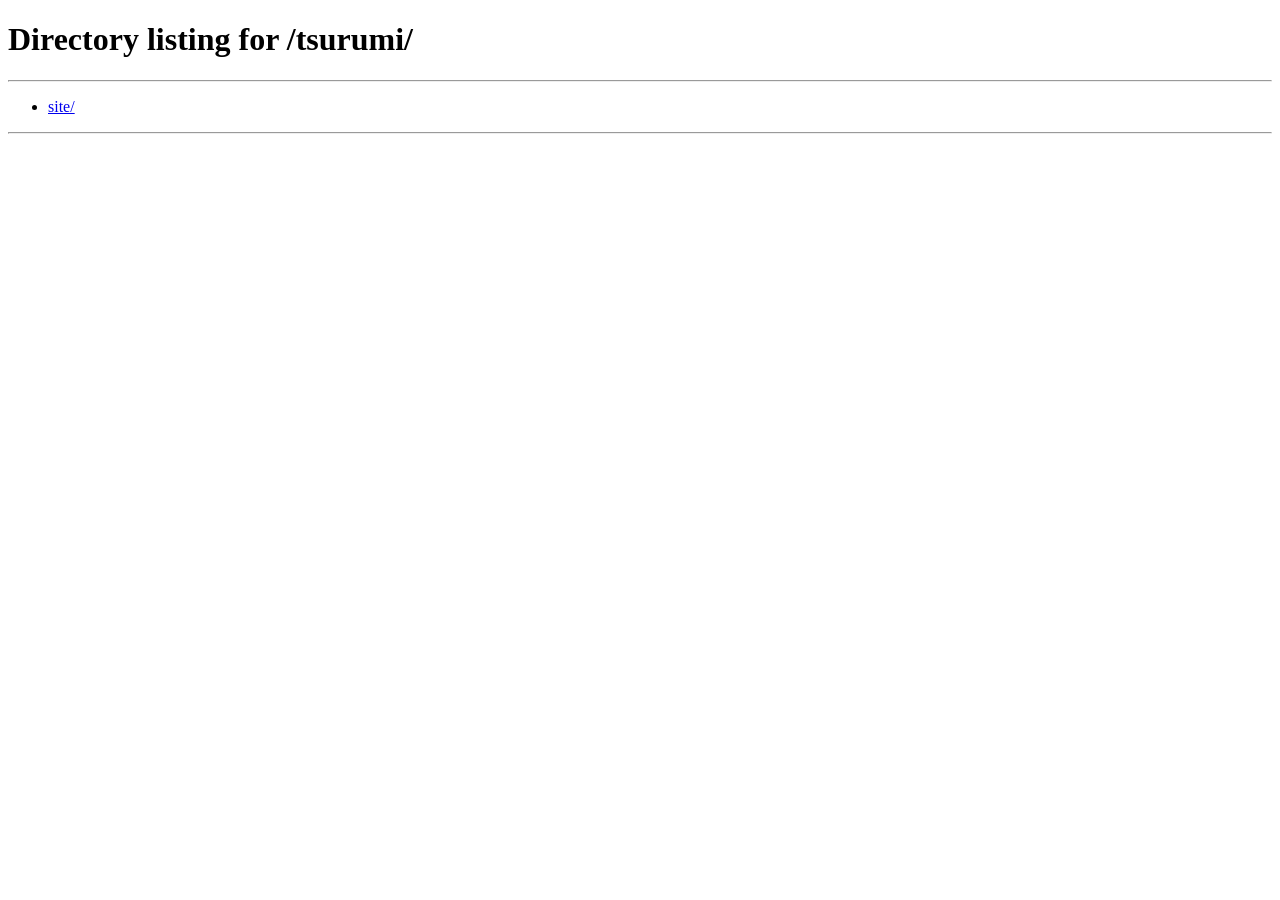
<file: portal/site/index.html>
<!doctype html>
<html lang="ja">
<head>
<meta charset="utf-8">
<meta name="viewport" content="width=device-width, initial-scale=1">
<meta name="robots" content="noindex">
<!-- 仮: 一覧サイト（portal）ができるまで鶴見のサイトへ案内する -->
<meta http-equiv="refresh" content="0; url=/tsurumi/">
<title>YOKOHAMA Still Retreat</title>
</head>
<body><p><a href="/tsurumi/">YOKOHAMA Still Retreat</a></p></body>
</html>
</file>
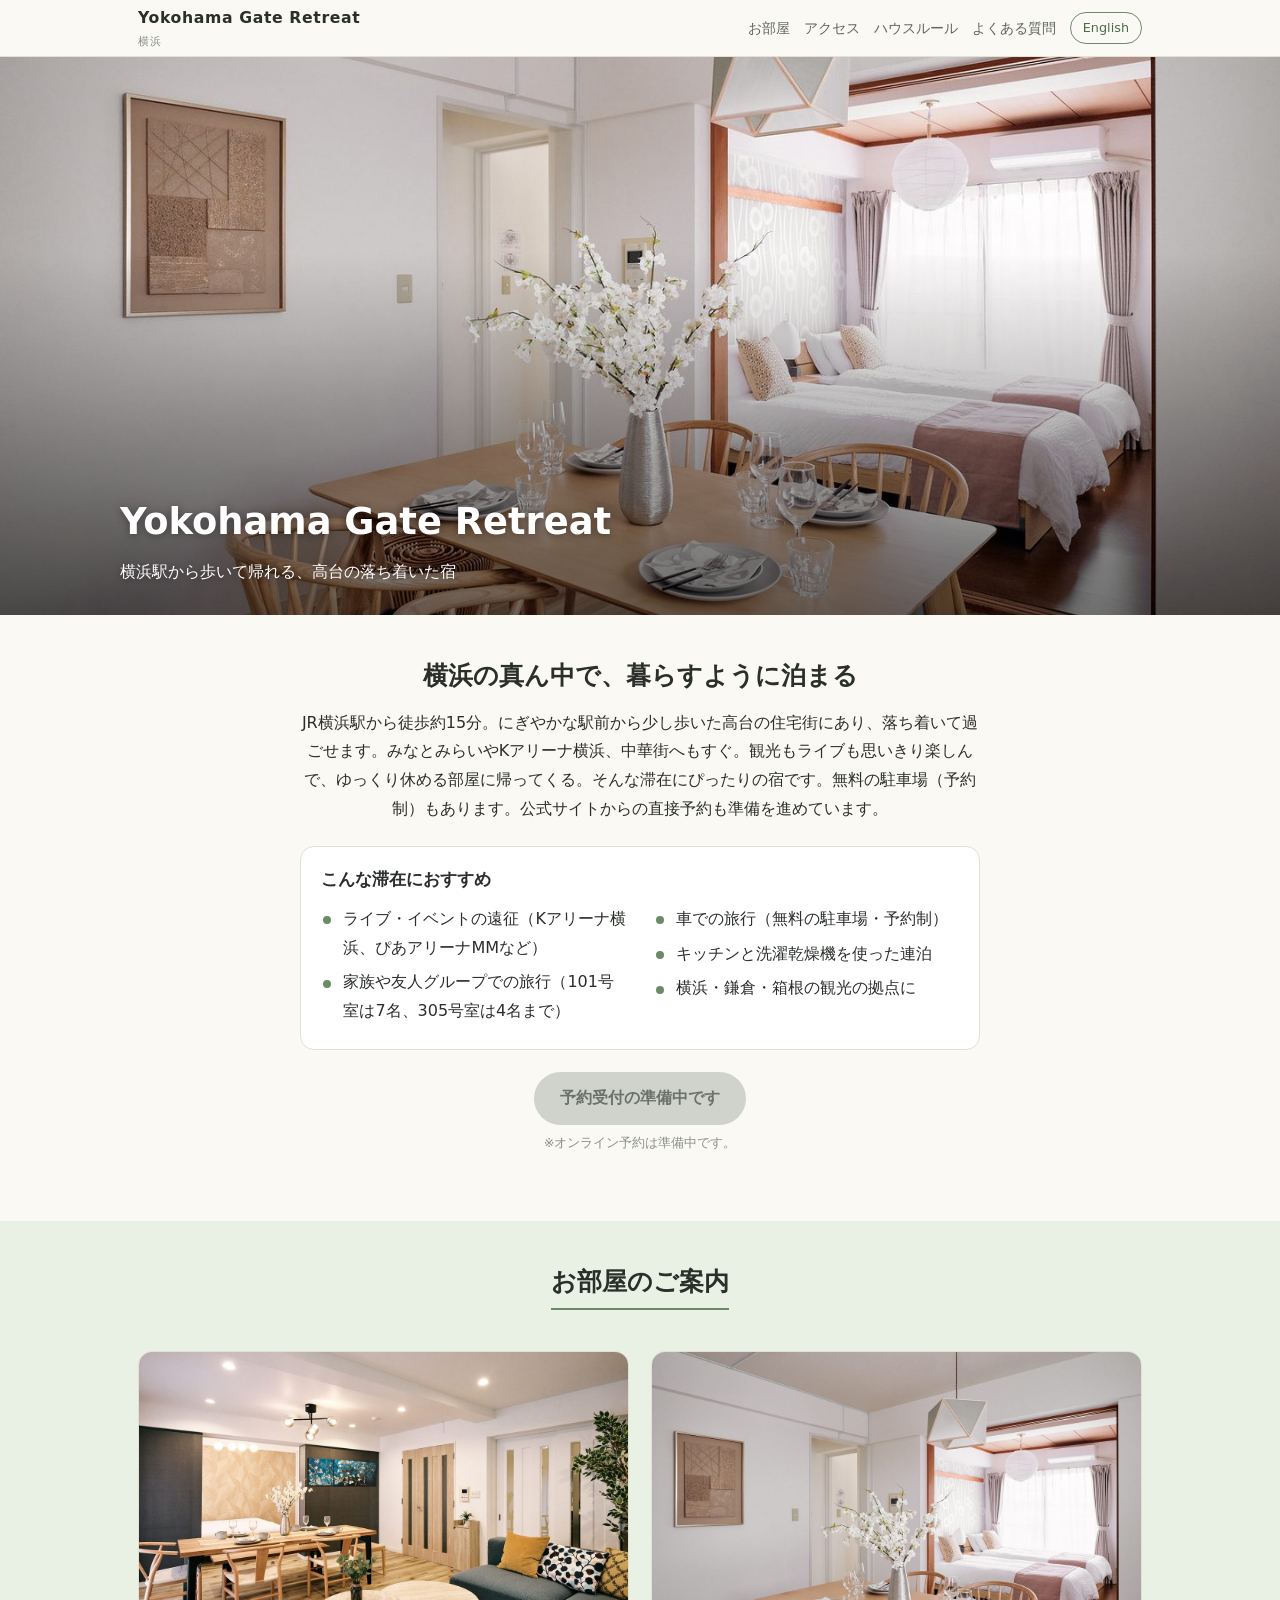
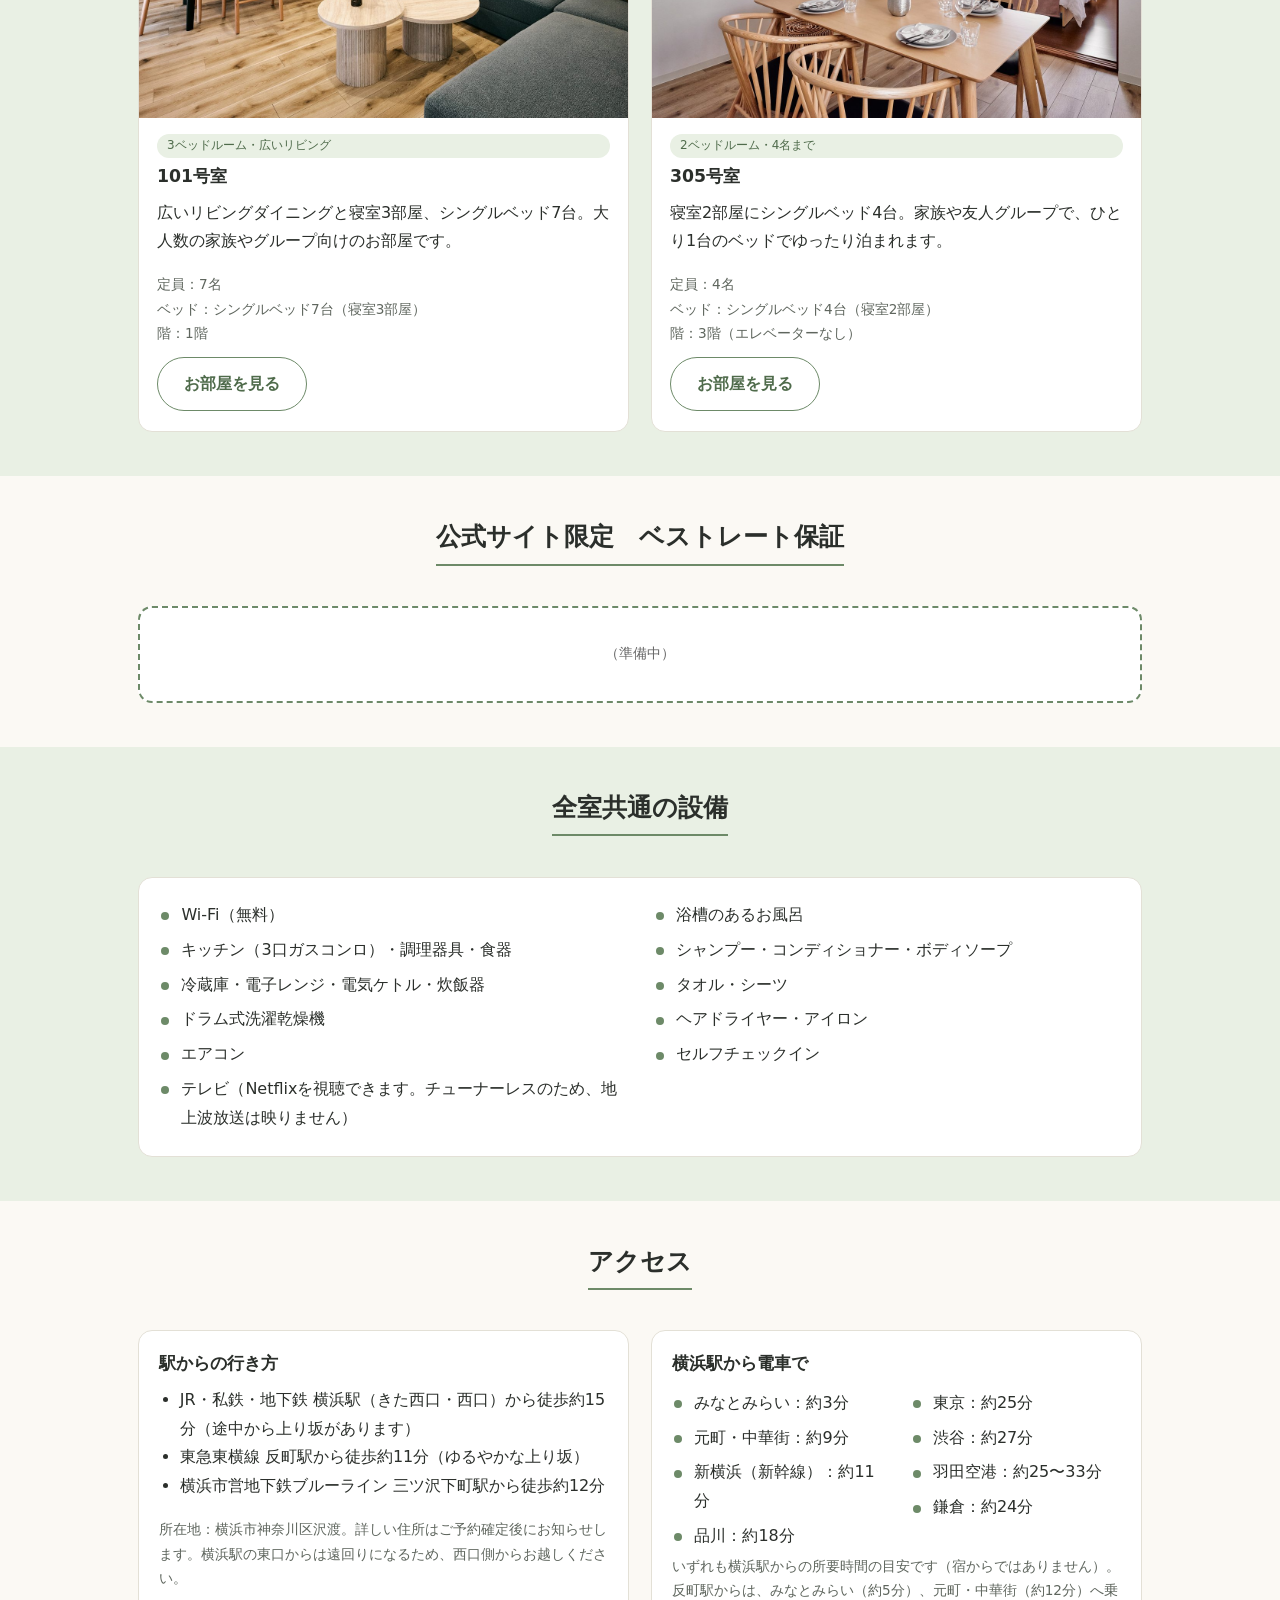
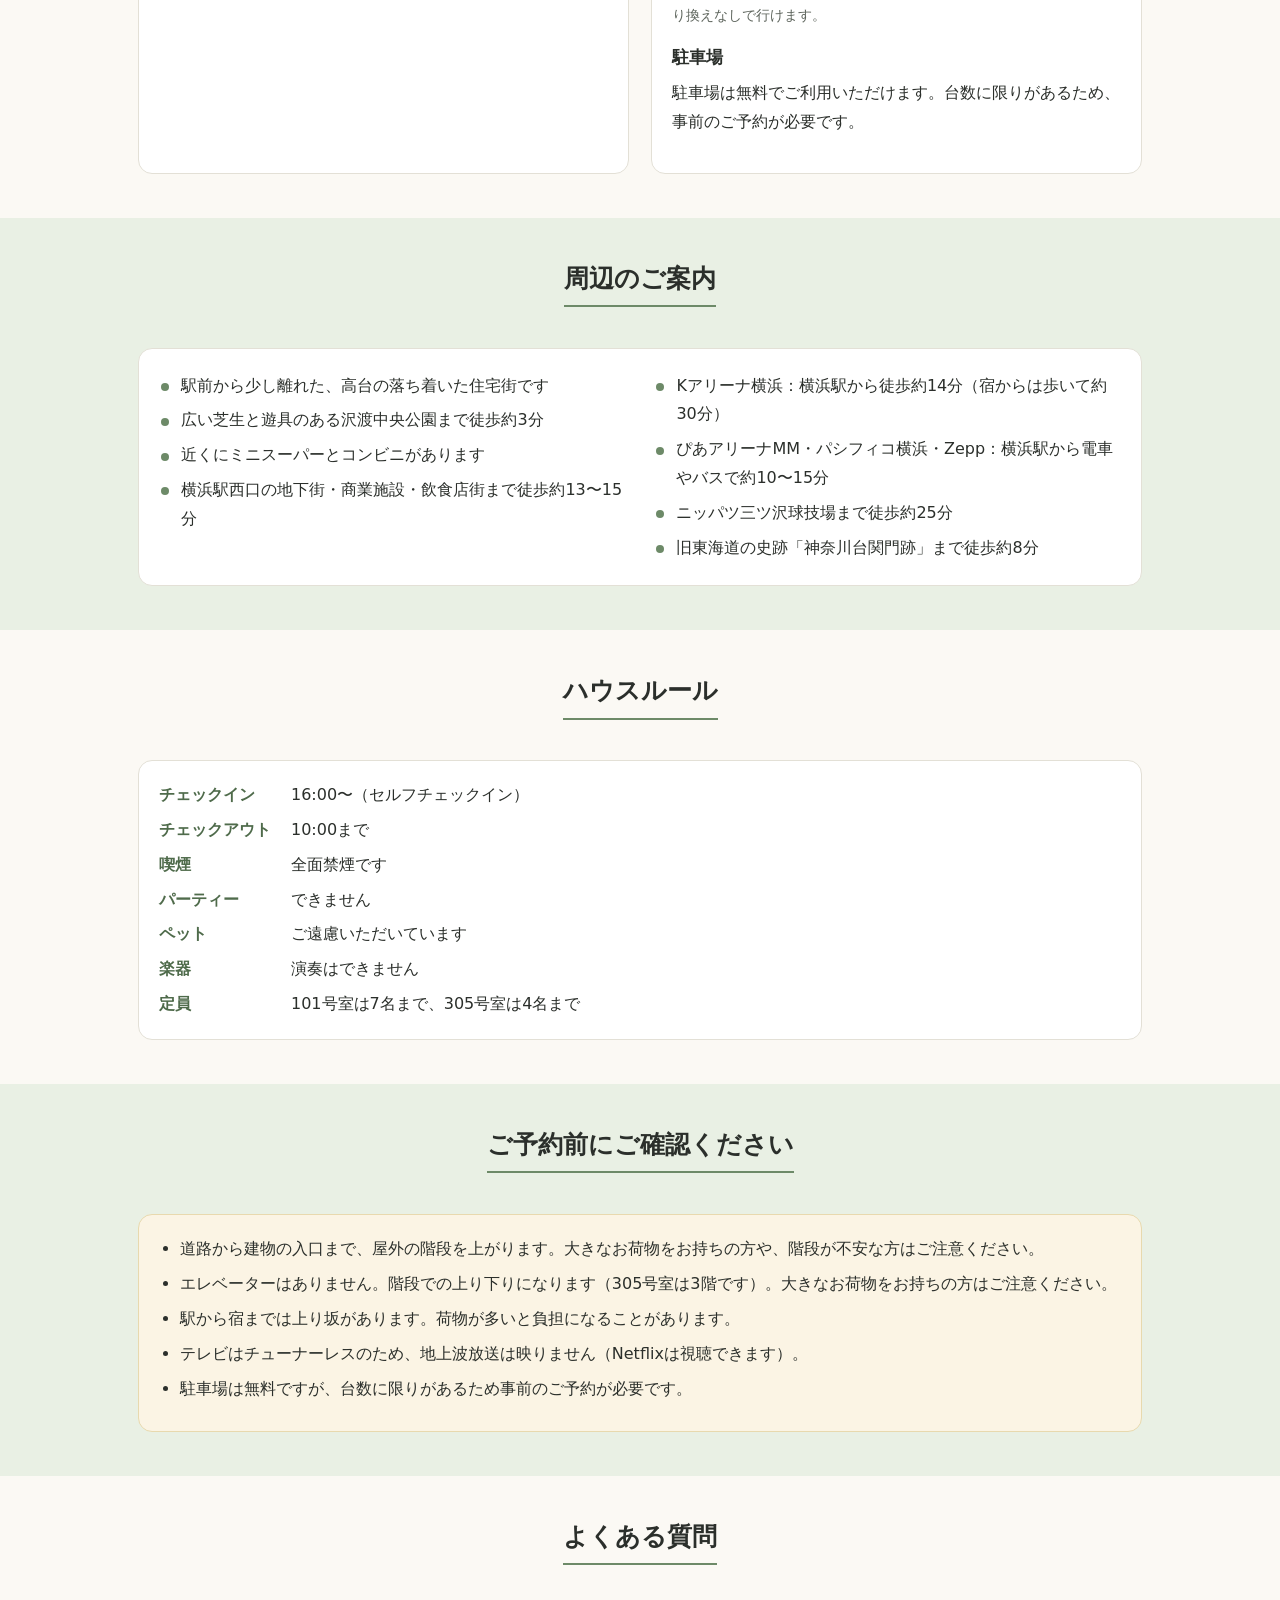
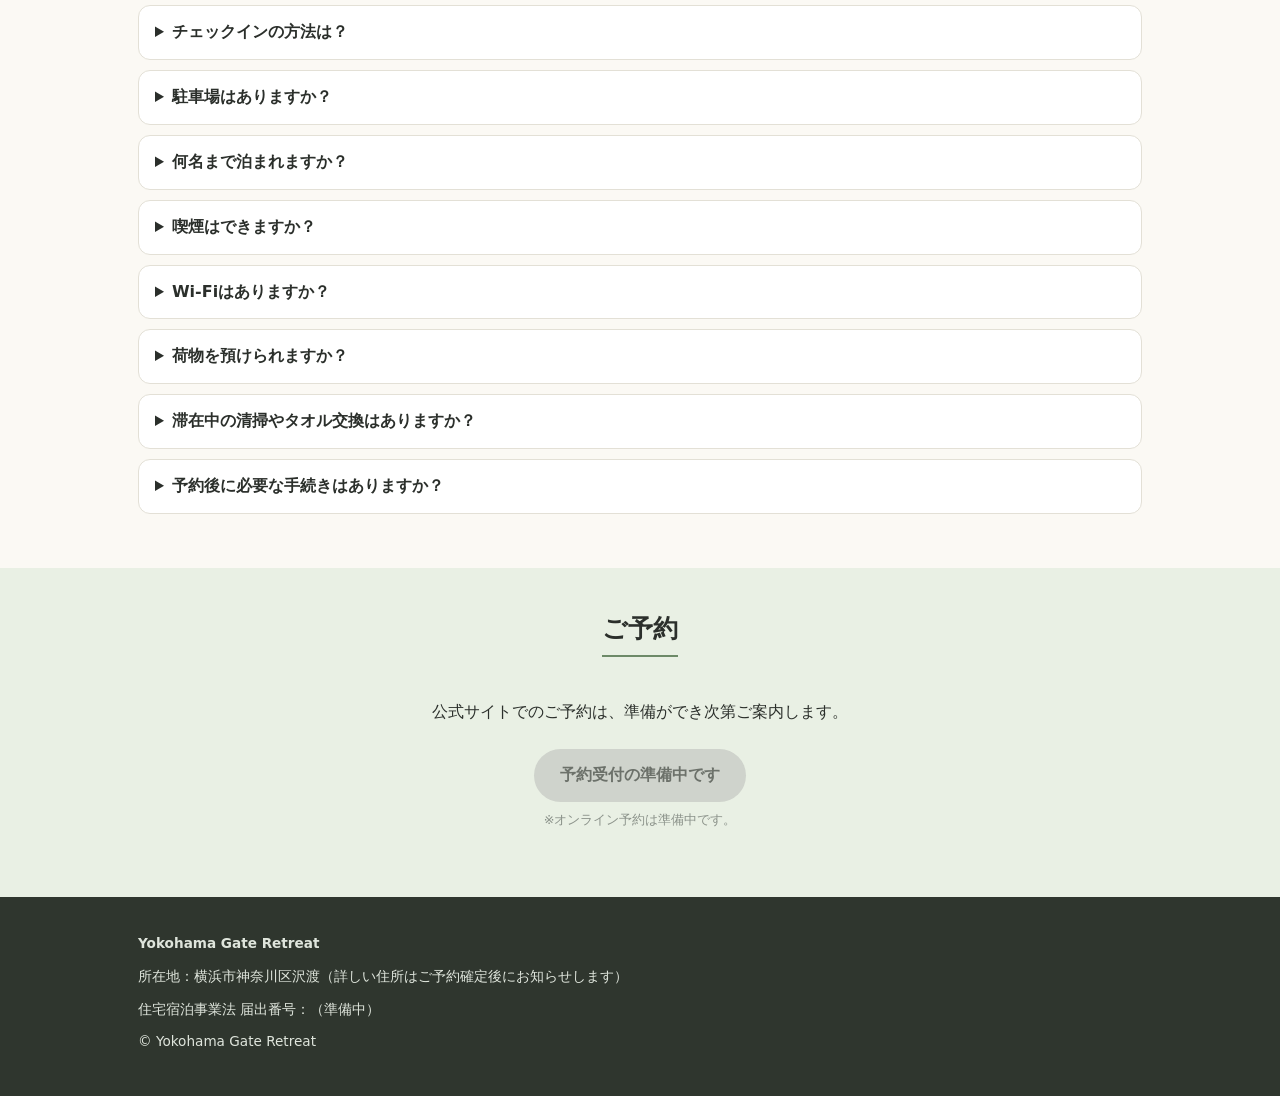
<file: sawatari/site/index.html>
<!DOCTYPE html>
<html lang="ja">
<head>
<meta charset="utf-8">
<meta name="viewport" content="width=device-width, initial-scale=1">
<meta name="robots" content="noindex, nofollow">
<title>Yokohama Gate Retreat | 横浜駅から歩ける高台の宿</title>
<meta name="description" content="Yokohama Gate Retreat。JR横浜駅から徒歩約15分、高台の落ち着いた住宅街にある宿です。無料駐車場（予約制）あり。">
<link rel="alternate" hreflang="ja" href="https://stay.neconote.net/sawatari/">
<link rel="alternate" hreflang="en" href="https://stay.neconote.net/sawatari/en/">
<link rel="stylesheet" href="css/style.css">
</head>
<body>
<header class="site-header"><div class="wrap">
<a class="brand" href="index.html">Yokohama Gate Retreat<small>横浜</small></a>
<nav class="nav" aria-label="menu"><a class="nav-link" href="#rooms">お部屋</a><a class="nav-link" href="#access">アクセス</a><a class="nav-link" href="#rules">ハウスルール</a><a class="nav-link" href="#faq">よくある質問</a><a class="lang" href="en/index.html" hreflang="en" lang="en">English</a></nav>
</div></header>
<main>
<div class="hero" style="min-height:320px">
<!--photo:hero-->
<img src="images/305/01-cover.jpg" width="1440" height="960" alt="ダイニングと、その奥に見える寝室">
<!--/photo:hero-->
<div class="cap"><div class="inner">
<h1>Yokohama Gate Retreat</h1>
<p>横浜駅から歩いて帰れる、高台の落ち着いた宿</p>
</div></div></div>
<section><div class="wrap">
<div class="lead">
<h2>横浜の真ん中で、暮らすように泊まる</h2>
<p>JR横浜駅から徒歩約15分。にぎやかな駅前から少し歩いた高台の住宅街にあり、落ち着いて過ごせます。みなとみらいやKアリーナ横浜、中華街へもすぐ。観光もライブも思いきり楽しんで、ゆっくり休める部屋に帰ってくる。そんな滞在にぴったりの宿です。無料の駐車場（予約制）もあります。公式サイトからの直接予約も準備を進めています。</p>
<div class="box" style="margin-top:1.4em;text-align:left"><h3>こんな滞在におすすめ</h3>
<ul class="cols">
<li>ライブ・イベントの遠征（Kアリーナ横浜、ぴあアリーナMMなど）</li>
<li>家族や友人グループでの旅行（101号室は7名、305号室は4名まで）</li>
<li>車での旅行（無料の駐車場・予約制）</li>
<li>キッチンと洗濯乾燥機を使った連泊</li>
<li>横浜・鎌倉・箱根の観光の拠点に</li>
</ul></div>
</div>
<div class="book">
<!-- 予約リンクは未設定（予約システムの設定が済んだら、このボタンを <a href="..."> に置き換える） -->
<button class="btn btn-primary" type="button" disabled>予約受付の準備中です</button>
<span class="note">※オンライン予約は準備中です。</span>
</div>

</div></section>
<section class="alt" id="rooms"><div class="wrap">
<div class="sec-title"><h2>お部屋のご案内</h2></div>
<div class="cards">
<article class="card">
<!--photo:card101-->
<a href="rooms/101.html"><img src="images/101/01-cover.jpg" width="1440" height="960" alt="ダイニングテーブルとソファのある広いリビング" loading="lazy"></a>
<!--/photo:card101-->
<div class="body">
<span class="tag">3ベッドルーム・広いリビング</span>
<h3>101号室</h3>
<p>広いリビングダイニングと寝室3部屋、シングルベッド7台。大人数の家族やグループ向けのお部屋です。</p>
<ul class="meta">
<li>定員：7名</li>
<li>ベッド：シングルベッド7台（寝室3部屋）</li>
<li>階：1階</li>
</ul>
<a class="btn btn-line" href="rooms/101.html">お部屋を見る</a>
</div></article>
<article class="card">
<!--photo:card305-->
<a href="rooms/305.html"><img src="images/305/01-cover.jpg" width="1440" height="960" alt="ダイニングと、その奥に見える寝室" loading="lazy"></a>
<!--/photo:card305-->
<div class="body">
<span class="tag">2ベッドルーム・4名まで</span>
<h3>305号室</h3>
<p>寝室2部屋にシングルベッド4台。家族や友人グループで、ひとり1台のベッドでゆったり泊まれます。</p>
<ul class="meta">
<li>定員：4名</li>
<li>ベッド：シングルベッド4台（寝室2部屋）</li>
<li>階：3階（エレベーターなし）</li>
</ul>
<a class="btn btn-line" href="rooms/305.html">お部屋を見る</a>
</div></article>
</div>
</div></section>
<section><div class="wrap">
<div class="sec-title"><h2>公式サイト限定　ベストレート保証</h2></div>
<!-- TODO: 保証の内容はオーナーが決めたら記入 -->
<div class="promo">
<p class="promo-terms">（準備中）</p>
</div>
</div></section>
<section class="alt" id="common"><div class="wrap">
<div class="sec-title"><h2>全室共通の設備</h2></div>
<div class="box"><ul class="cols">
<li>Wi-Fi（無料）</li>
<li>キッチン（3口ガスコンロ）・調理器具・食器</li>
<li>冷蔵庫・電子レンジ・電気ケトル・炊飯器</li>
<li>ドラム式洗濯乾燥機</li>
<li>エアコン</li>
<li>テレビ（Netflixを視聴できます。チューナーレスのため、地上波放送は映りません）</li>
<li>浴槽のあるお風呂</li>
<li>シャンプー・コンディショナー・ボディソープ</li>
<li>タオル・シーツ</li>
<li>ヘアドライヤー・アイロン</li>
<li>セルフチェックイン</li>
</ul></div>
</div></section>
<section id="access"><div class="wrap">
<div class="sec-title"><h2>アクセス</h2></div>
<div class="grid2">
<div class="box">
<h3>駅からの行き方</h3>
<ul>
<li>JR・私鉄・地下鉄 横浜駅（きた西口・西口）から徒歩約15分（途中から上り坂があります）</li>
<li>東急東横線 反町駅から徒歩約11分（ゆるやかな上り坂）</li>
<li>横浜市営地下鉄ブルーライン 三ツ沢下町駅から徒歩約12分</li>
</ul>
<p style="font-size:.85rem;color:var(--soft)">所在地：横浜市神奈川区沢渡。詳しい住所はご予約確定後にお知らせします。横浜駅の東口からは遠回りになるため、西口側からお越しください。</p>
</div>
<div class="box">
<h3>横浜駅から電車で</h3>
<ul class="cols">
<li>みなとみらい：約3分</li>
<li>元町・中華街：約9分</li>
<li>新横浜（新幹線）：約11分</li>
<li>品川：約18分</li>
<li>東京：約25分</li>
<li>渋谷：約27分</li>
<li>羽田空港：約25〜33分</li>
<li>鎌倉：約24分</li>
</ul>
<p style="font-size:.85rem;color:var(--soft)">いずれも横浜駅からの所要時間の目安です（宿からではありません）。反町駅からは、みなとみらい（約5分）、元町・中華街（約12分）へ乗り換えなしで行けます。</p>
<h3 style="margin-top:1em">駐車場</h3>
<p>駐車場は無料でご利用いただけます。台数に限りがあるため、事前のご予約が必要です。</p>
</div>
</div>
</div></section>
<section class="alt"><div class="wrap">
<div class="sec-title"><h2>周辺のご案内</h2></div>
<div class="box"><ul class="cols">
<li>駅前から少し離れた、高台の落ち着いた住宅街です</li>
<li>広い芝生と遊具のある沢渡中央公園まで徒歩約3分</li>
<li>近くにミニスーパーとコンビニがあります</li>
<li>横浜駅西口の地下街・商業施設・飲食店街まで徒歩約13〜15分</li>
<li>Kアリーナ横浜：横浜駅から徒歩約14分（宿からは歩いて約30分）</li>
<li>ぴあアリーナMM・パシフィコ横浜・Zepp：横浜駅から電車やバスで約10〜15分</li>
<li>ニッパツ三ツ沢球技場まで徒歩約25分</li>
<li>旧東海道の史跡「神奈川台関門跡」まで徒歩約8分</li>
</ul></div>
</div></section>
<section id="rules"><div class="wrap">
<div class="sec-title"><h2>ハウスルール</h2></div>
<div class="box"><dl class="rules">
<dt>チェックイン</dt><dd>16:00〜（セルフチェックイン）</dd>
<dt>チェックアウト</dt><dd>10:00まで</dd>
<dt>喫煙</dt><dd>全面禁煙です</dd>
<dt>パーティー</dt><dd>できません</dd>
<dt>ペット</dt><dd>ご遠慮いただいています</dd>
<dt>楽器</dt><dd>演奏はできません</dd>
<dt>定員</dt><dd>101号室は7名まで、305号室は4名まで</dd>
</dl></div>
</div></section>
<section class="alt"><div class="wrap">
<div class="sec-title"><h2>ご予約前にご確認ください</h2></div>
<div class="notice"><ul>
<li>道路から建物の入口まで、屋外の階段を上がります。大きなお荷物をお持ちの方や、階段が不安な方はご注意ください。</li>
<li>エレベーターはありません。階段での上り下りになります（305号室は3階です）。大きなお荷物をお持ちの方はご注意ください。</li>
<li>駅から宿までは上り坂があります。荷物が多いと負担になることがあります。</li>
<li>テレビはチューナーレスのため、地上波放送は映りません（Netflixは視聴できます）。</li>
<li>駐車場は無料ですが、台数に限りがあるため事前のご予約が必要です。</li>
</ul></div>
</div></section>
<section id="faq"><div class="wrap">
<div class="sec-title"><h2>よくある質問</h2></div>
<details><summary>チェックインの方法は？</summary><p>セルフチェックインです。16:00からご利用いただけます。チェックアウトは10:00までです。</p></details>
<details><summary>駐車場はありますか？</summary><p>はい、ございます。駐車場は無料でご利用いただけます。台数に限りがあるため、事前のご予約が必要です。</p></details>
<details><summary>何名まで泊まれますか？</summary><p>101号室は7名まで、305号室は4名までです。</p></details>
<details><summary>喫煙はできますか？</summary><p>全面禁煙です。</p></details>
<details><summary>Wi-Fiはありますか？</summary><p>はい、全室で無料のWi-Fiをご利用いただけます。</p></details>
<details><summary>荷物を預けられますか？</summary><p>チェックイン前は、お部屋に空きがあればお預かりできる場合があります。事前にご相談ください。チェックアウト後のお預かりはできません。</p></details>
<details><summary>滞在中の清掃やタオル交換はありますか？</summary><p>滞在中の清掃・タオル交換はありません。タオルはお部屋の洗濯機で洗ってお使いください。</p></details>
<details><summary>予約後に必要な手続きはありますか？</summary><p>法令により、宿泊される全員の氏名・住所・職業などを、ご予約後に専用フォームでご登録いただきます。日本国内に住所のない方は、パスポートの画像も必要です。</p></details>
</div></section>
<section class="alt"><div class="wrap">
<div class="sec-title"><h2>ご予約</h2></div>
<p style="text-align:center">公式サイトでのご予約は、準備ができ次第ご案内します。</p>
<div class="book">
<!-- 予約リンクは未設定（予約システムの設定が済んだら、このボタンを <a href="..."> に置き換える） -->
<button class="btn btn-primary" type="button" disabled>予約受付の準備中です</button>
<span class="note">※オンライン予約は準備中です。</span>
</div>

</div></section>
</main>
<footer><div class="wrap">
<p><strong>Yokohama Gate Retreat</strong></p>
<p>所在地：横浜市神奈川区沢渡（詳しい住所はご予約確定後にお知らせします）</p>
<p>住宅宿泊事業法 届出番号：（準備中）</p>
<p>&copy; Yokohama Gate Retreat</p>
</div></footer>
</body>
</html>
</file>
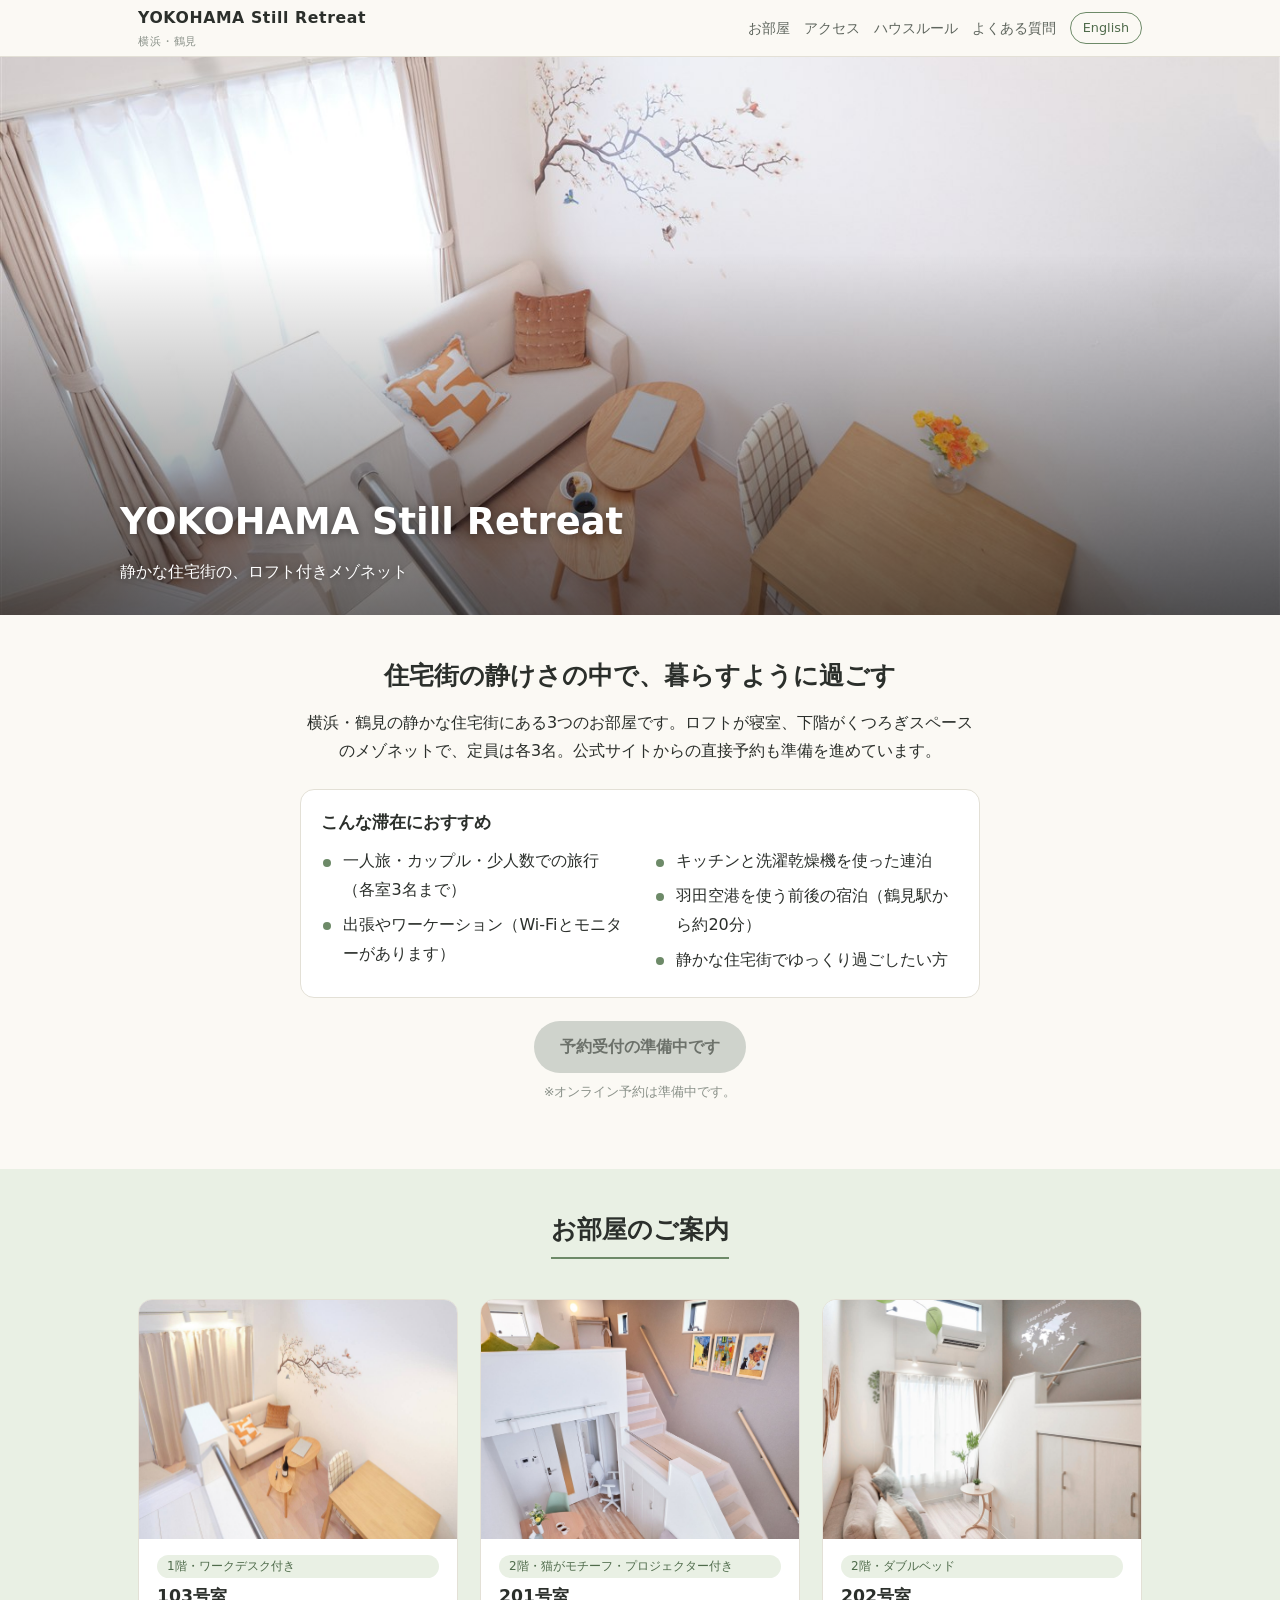
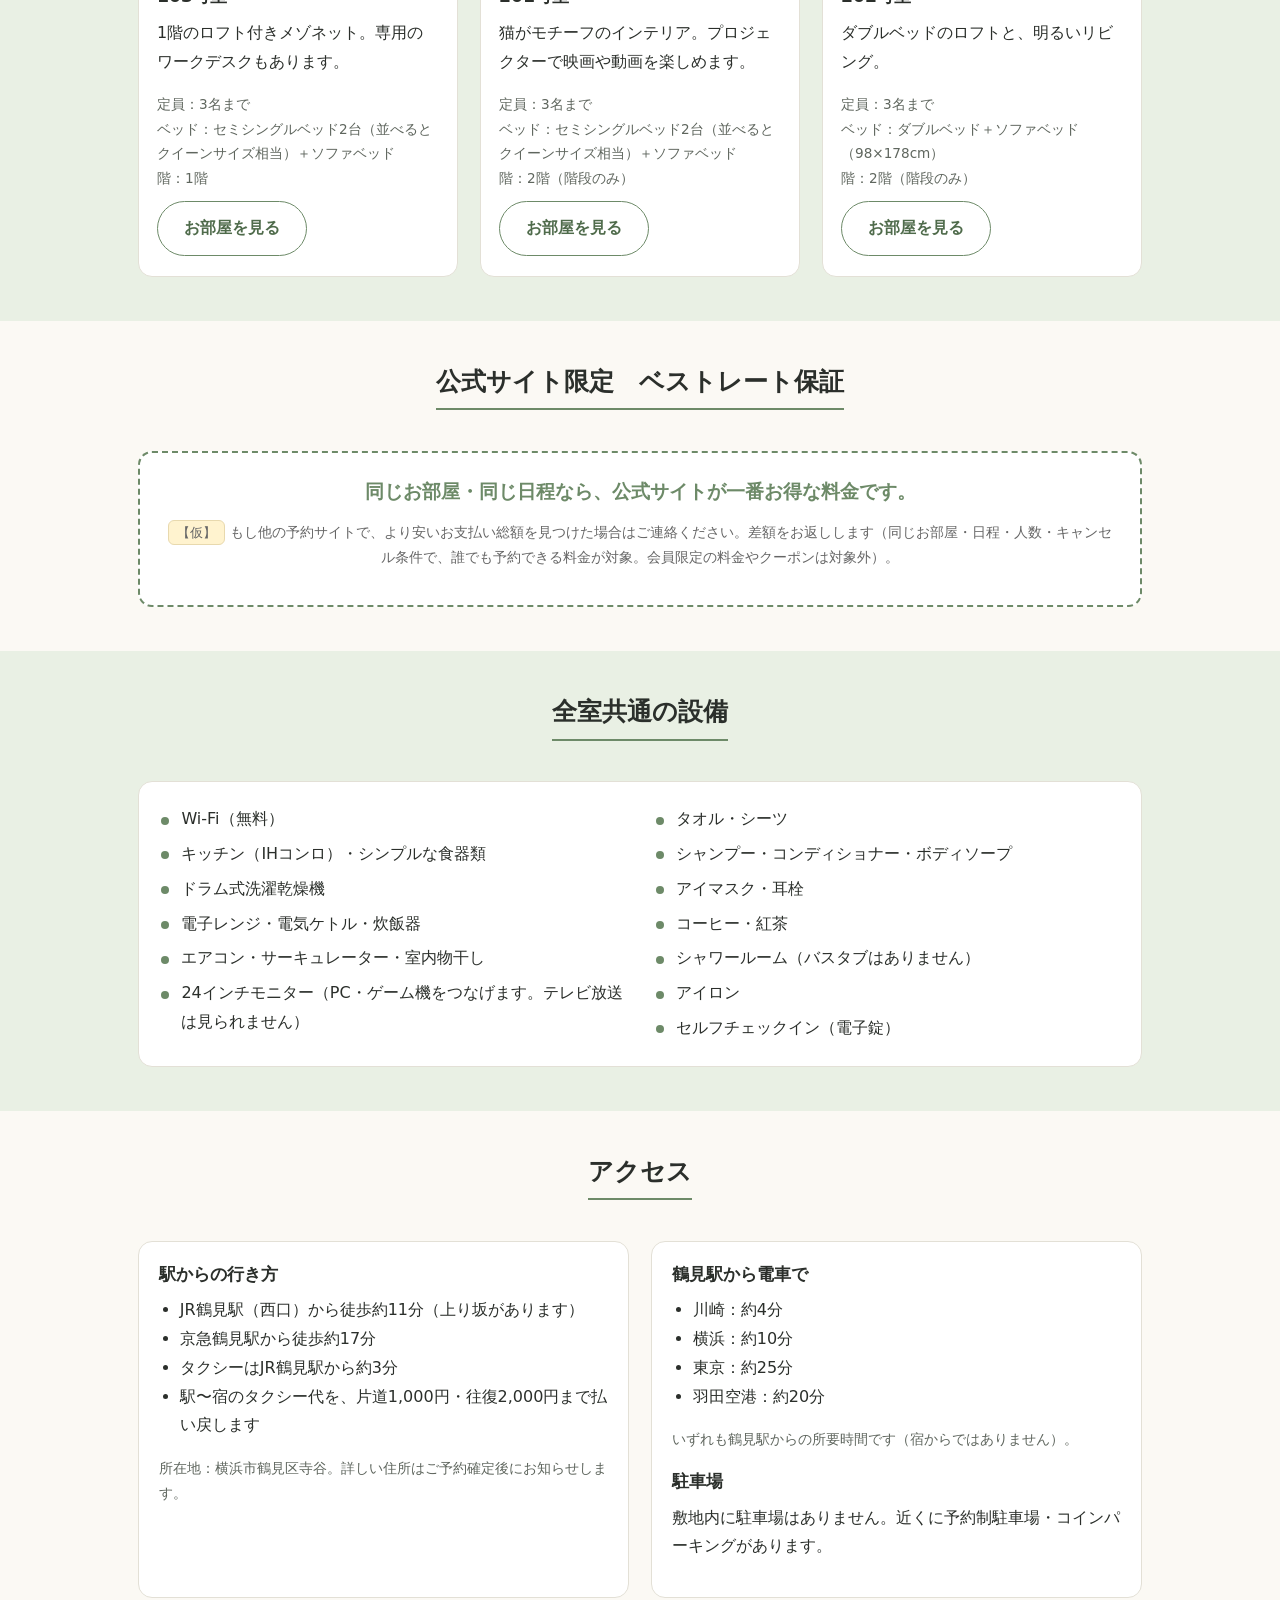
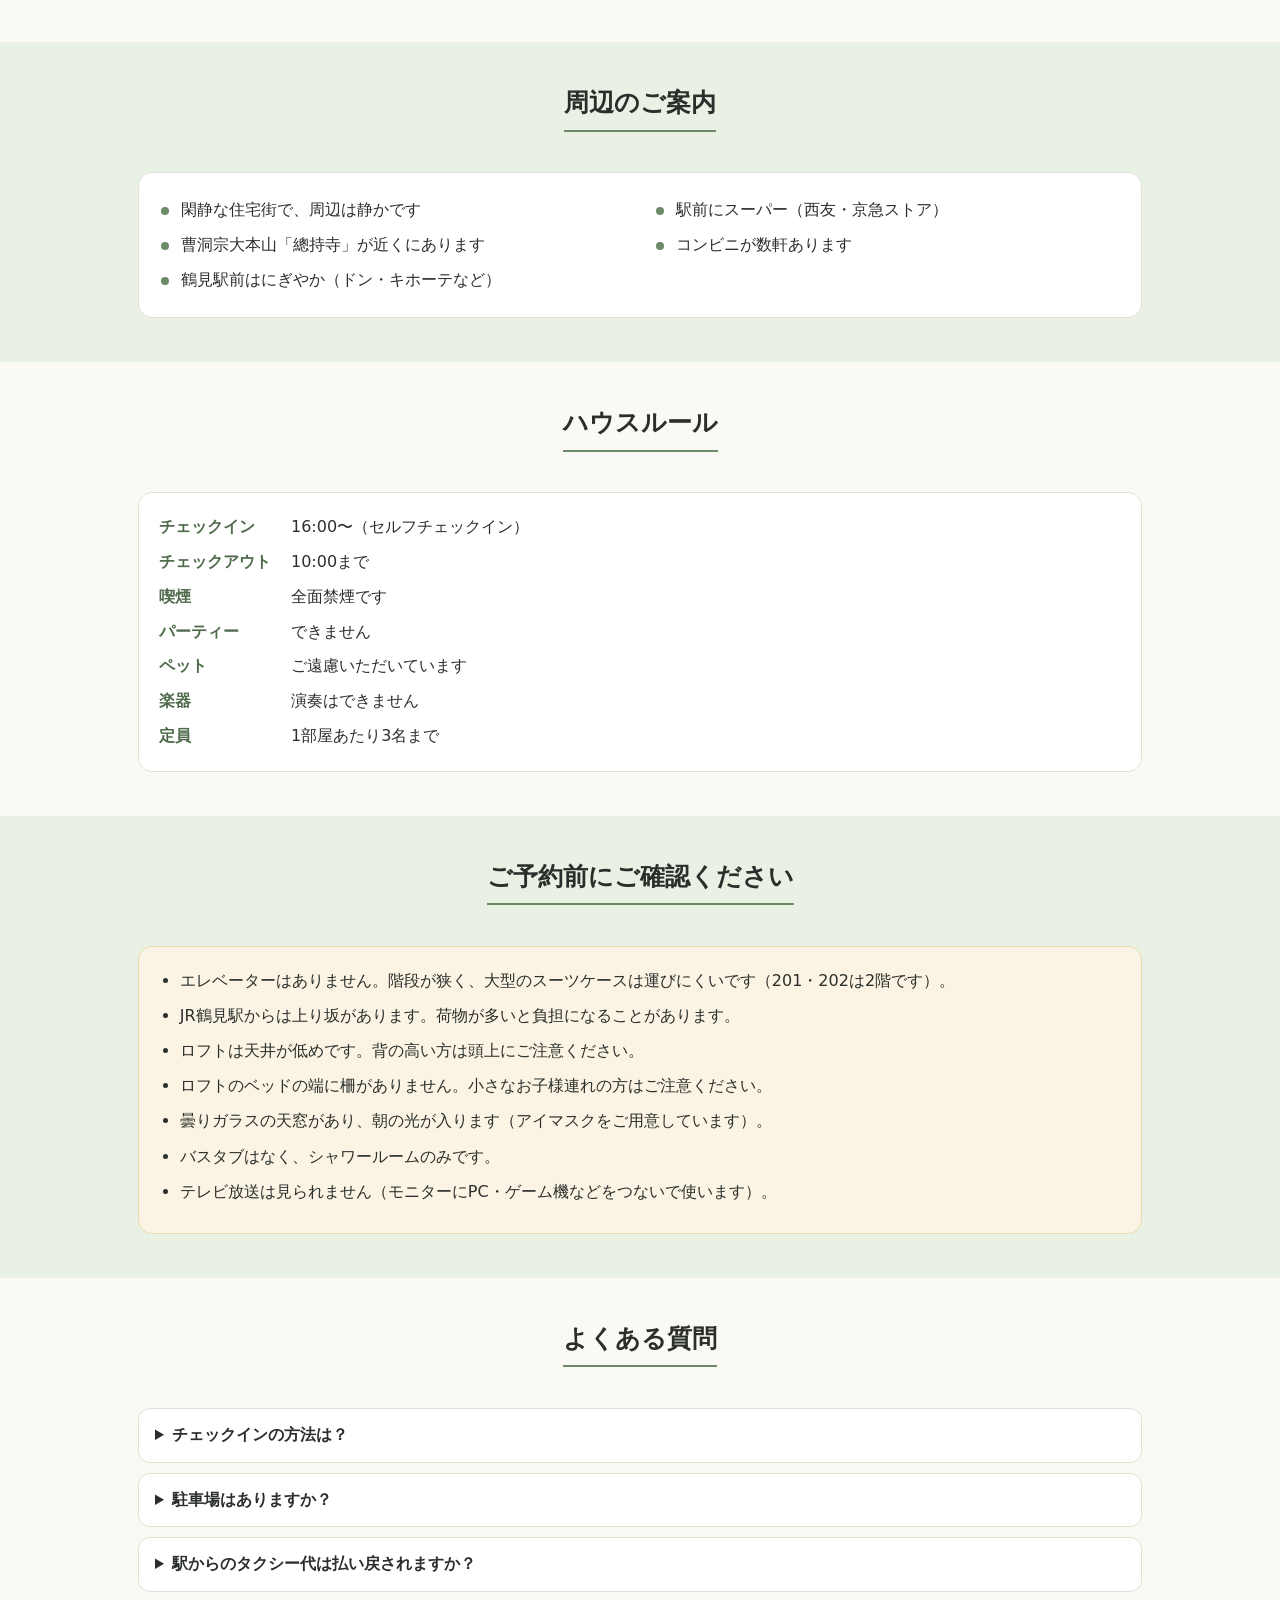
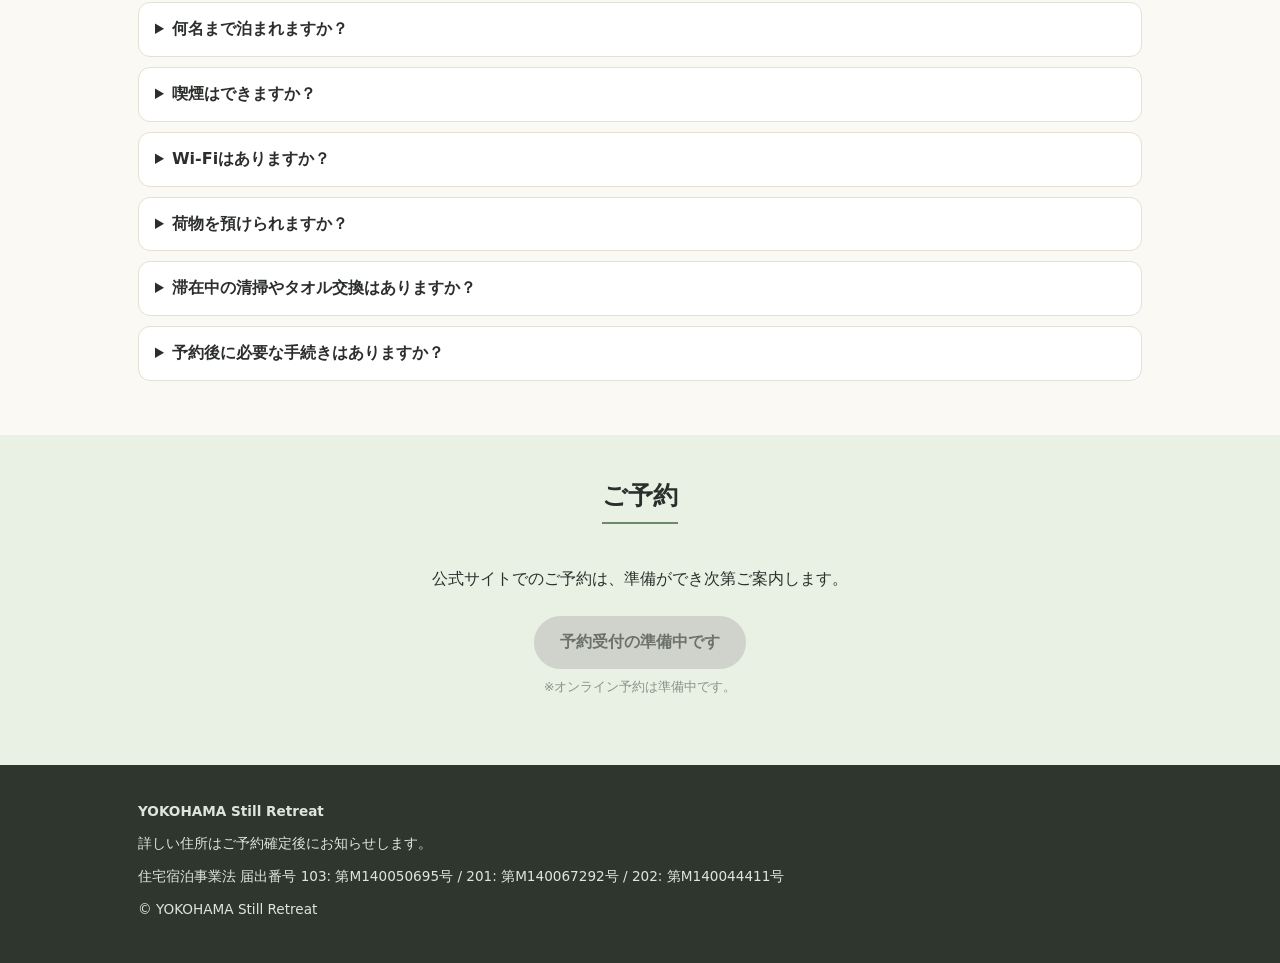
<file: tsurumi/site/index.html>
<!DOCTYPE html>
<html lang="ja">
<head>
<meta charset="utf-8">
<meta name="viewport" content="width=device-width, initial-scale=1">
<title>YOKOHAMA Still Retreat | 横浜・鶴見の、ロフト付きメゾネットの宿</title>
<meta name="description" content="横浜・鶴見の静かな住宅街にある、ロフト付きメゾネットの3部屋。JR鶴見駅から徒歩約11分。公式サイトです。">
<link rel="alternate" hreflang="ja" href="https://stay.neconote.net/tsurumi/">
<link rel="alternate" hreflang="en" href="https://stay.neconote.net/tsurumi/en/">
<link rel="stylesheet" href="css/style.css">
</head>
<body>
<header class="site-header"><div class="wrap">
<a class="brand" href="index.html">YOKOHAMA Still Retreat<small>横浜・鶴見</small></a>
<nav class="nav" aria-label="menu"><a class="nav-link" href="#rooms">お部屋</a><a class="nav-link" href="#access">アクセス</a><a class="nav-link" href="#rules">ハウスルール</a><a class="nav-link" href="#faq">よくある質問</a><a class="lang" href="en/index.html" hreflang="en" lang="en">English</a></nav>
</div></header>
<main>
<div class="hero"><img src="images/103/01.jpg" width="1440" height="960" alt="ロフト付きメゾネットの下階リビング">
<div class="cap"><div class="inner">
<h1>YOKOHAMA Still Retreat</h1>
<p>静かな住宅街の、ロフト付きメゾネット</p>
</div></div></div>
<section><div class="wrap">
<div class="lead">
<h2>住宅街の静けさの中で、暮らすように過ごす</h2>
<p>横浜・鶴見の静かな住宅街にある3つのお部屋です。ロフトが寝室、下階がくつろぎスペースのメゾネットで、定員は各3名。公式サイトからの直接予約も準備を進めています。</p>
<div class="box" style="margin-top:1.4em;text-align:left"><h3>こんな滞在におすすめ</h3>
<ul class="cols">
<li>一人旅・カップル・少人数での旅行（各室3名まで）</li>
<li>出張やワーケーション（Wi-Fiとモニターがあります）</li>
<li>キッチンと洗濯乾燥機を使った連泊</li>
<li>羽田空港を使う前後の宿泊（鶴見駅から約20分）</li>
<li>静かな住宅街でゆっくり過ごしたい方</li>
</ul></div>
</div>
<div class="book">
<!-- 将来の予約リンク先（決済設定が済んだら、このボタンを <a href="..."> に置き換える）: https://beds24.com/booking2.php?propid=359043 -->
<button class="btn btn-primary" type="button" disabled>予約受付の準備中です</button>
<span class="note">※オンライン予約は準備中です。</span>
</div>

</div></section>
<section class="alt" id="rooms"><div class="wrap">
<div class="sec-title"><h2>お部屋のご案内</h2></div>
<div class="cards">
<article class="card">
<a href="rooms/103.html"><img src="images/103/04.jpeg" width="1440" height="960" alt="窓辺のリビング" loading="lazy"></a>
<div class="body">
<span class="tag">1階・ワークデスク付き</span>
<h3>103号室</h3>
<p>1階のロフト付きメゾネット。専用のワークデスクもあります。</p>
<ul class="meta">
<li>定員：3名まで</li>
<li>ベッド：セミシングルベッド2台（並べるとクイーンサイズ相当）＋ソファベッド</li>
<li>階：1階</li>
</ul>
<a class="btn btn-line" href="rooms/103.html">お部屋を見る</a>
</div></article>
<article class="card">
<a href="rooms/201.html"><img src="images/201/01-cover.jpg" width="1440" height="1920" alt="ロフトから見下ろした201号室のリビング" style="object-position:50% 30%" loading="lazy"></a>
<div class="body">
<span class="tag">2階・猫がモチーフ・プロジェクター付き</span>
<h3>201号室</h3>
<p>猫がモチーフのインテリア。プロジェクターで映画や動画を楽しめます。</p>
<ul class="meta">
<li>定員：3名まで</li>
<li>ベッド：セミシングルベッド2台（並べるとクイーンサイズ相当）＋ソファベッド</li>
<li>階：2階（階段のみ）</li>
</ul>
<a class="btn btn-line" href="rooms/201.html">お部屋を見る</a>
</div></article>
<article class="card">
<a href="rooms/202.html"><img src="images/202/00-top.jpeg" width="1440" height="960" alt="窓辺のソファと世界地図の壁のある202号室のリビング" loading="lazy"></a>
<div class="body">
<span class="tag">2階・ダブルベッド</span>
<h3>202号室</h3>
<p>ダブルベッドのロフトと、明るいリビング。</p>
<ul class="meta">
<li>定員：3名まで</li>
<li>ベッド：ダブルベッド＋ソファベッド（98×178cm）</li>
<li>階：2階（階段のみ）</li>
</ul>
<a class="btn btn-line" href="rooms/202.html">お部屋を見る</a>
</div></article>
</div>
</div></section>
<section><div class="wrap">
<div class="sec-title"><h2>公式サイト限定　ベストレート保証</h2></div>
<!-- TODO: 保証の条件（差額の返し方・連絡の期限）をオーナーが確定したら【仮】を外す -->
<div class="promo">
<p class="promo-lead">同じお部屋・同じ日程なら、公式サイトが一番お得な料金です。</p>
<p class="promo-terms"><span class="tmp">【仮】</span>もし他の予約サイトで、より安いお支払い総額を見つけた場合はご連絡ください。差額をお返しします（同じお部屋・日程・人数・キャンセル条件で、誰でも予約できる料金が対象。会員限定の料金やクーポンは対象外）。</p>
</div>
</div></section>
<section class="alt" id="common"><div class="wrap">
<div class="sec-title"><h2>全室共通の設備</h2></div>
<div class="box"><ul class="cols">
<li>Wi-Fi（無料）</li>
<li>キッチン（IHコンロ）・シンプルな食器類</li>
<li>ドラム式洗濯乾燥機</li>
<li>電子レンジ・電気ケトル・炊飯器</li>
<li>エアコン・サーキュレーター・室内物干し</li>
<li>24インチモニター（PC・ゲーム機をつなげます。テレビ放送は見られません）</li>
<li>タオル・シーツ</li>
<li>シャンプー・コンディショナー・ボディソープ</li>
<li>アイマスク・耳栓</li>
<li>コーヒー・紅茶</li>
<li>シャワールーム（バスタブはありません）</li>
<li>アイロン</li>
<li>セルフチェックイン（電子錠）</li>
</ul></div>
</div></section>
<section id="access"><div class="wrap">
<div class="sec-title"><h2>アクセス</h2></div>
<div class="grid2">
<div class="box">
<h3>駅からの行き方</h3>
<ul>
<li>JR鶴見駅（西口）から徒歩約11分（上り坂があります）</li>
<li>京急鶴見駅から徒歩約17分</li>
<li>タクシーはJR鶴見駅から約3分</li>
<li>駅〜宿のタクシー代を、片道1,000円・往復2,000円まで払い戻します</li>
</ul>
<p style="font-size:.85rem;color:var(--soft)">所在地：横浜市鶴見区寺谷。詳しい住所はご予約確定後にお知らせします。</p>
</div>
<div class="box">
<h3>鶴見駅から電車で</h3>
<ul>
<li>川崎：約4分</li>
<li>横浜：約10分</li>
<li>東京：約25分</li>
<li>羽田空港：約20分</li>
</ul>
<p style="font-size:.85rem;color:var(--soft)">いずれも鶴見駅からの所要時間です（宿からではありません）。</p>
<h3 style="margin-top:1em">駐車場</h3>
<p>敷地内に駐車場はありません。近くに予約制駐車場・コインパーキングがあります。</p>
</div>
</div>
</div></section>
<section class="alt"><div class="wrap">
<div class="sec-title"><h2>周辺のご案内</h2></div>
<div class="box"><ul class="cols">
<li>閑静な住宅街で、周辺は静かです</li>
<li>曹洞宗大本山「總持寺」が近くにあります</li>
<li>鶴見駅前はにぎやか（ドン・キホーテなど）</li>
<li>駅前にスーパー（西友・京急ストア）</li>
<li>コンビニが数軒あります</li>
</ul></div>
</div></section>
<section id="rules"><div class="wrap">
<div class="sec-title"><h2>ハウスルール</h2></div>
<div class="box"><dl class="rules">
<dt>チェックイン</dt><dd>16:00〜（セルフチェックイン）</dd>
<dt>チェックアウト</dt><dd>10:00まで</dd>
<dt>喫煙</dt><dd>全面禁煙です</dd>
<dt>パーティー</dt><dd>できません</dd>
<dt>ペット</dt><dd>ご遠慮いただいています</dd>
<dt>楽器</dt><dd>演奏はできません</dd>
<dt>定員</dt><dd>1部屋あたり3名まで</dd>
</dl></div>
</div></section>
<section class="alt"><div class="wrap">
<div class="sec-title"><h2>ご予約前にご確認ください</h2></div>
<div class="notice"><ul>
<li>エレベーターはありません。階段が狭く、大型のスーツケースは運びにくいです（201・202は2階です）。</li>
<li>JR鶴見駅からは上り坂があります。荷物が多いと負担になることがあります。</li>
<li>ロフトは天井が低めです。背の高い方は頭上にご注意ください。</li>
<li>ロフトのベッドの端に柵がありません。小さなお子様連れの方はご注意ください。</li>
<li>曇りガラスの天窓があり、朝の光が入ります（アイマスクをご用意しています）。</li>
<li>バスタブはなく、シャワールームのみです。</li>
<li>テレビ放送は見られません（モニターにPC・ゲーム機などをつないで使います）。</li>
</ul></div>
</div></section>
<section id="faq"><div class="wrap">
<div class="sec-title"><h2>よくある質問</h2></div>
<details><summary>チェックインの方法は？</summary><p>電子錠を使ったセルフチェックインです。16:00からご利用いただけます。チェックアウトは10:00までです。</p></details>
<details><summary>駐車場はありますか？</summary><p>敷地内に駐車場はありません。近くに予約制駐車場やコインパーキングがあります。</p></details>
<details><summary>駅からのタクシー代は払い戻されますか？</summary><p>駅〜宿のタクシー代を、片道1,000円・往復2,000円まで払い戻します。</p></details>
<details><summary>何名まで泊まれますか？</summary><p>1部屋あたり3名までです。</p></details>
<details><summary>喫煙はできますか？</summary><p>全面禁煙です。</p></details>
<details><summary>Wi-Fiはありますか？</summary><p>はい、全室で無料のWi-Fiをご利用いただけます。</p></details>
<details><summary>荷物を預けられますか？</summary><p>チェックイン前は、お部屋に空きがあればお預かりできる場合があります。事前にご相談ください。チェックアウト後のお預かりはできません。</p></details>
<details><summary>滞在中の清掃やタオル交換はありますか？</summary><p>滞在中の清掃・タオル交換はありません。タオルはお部屋の洗濯機で洗ってお使いください。</p></details>
<details><summary>予約後に必要な手続きはありますか？</summary><p>法令により、宿泊される全員の氏名・住所・職業などを、ご予約後に専用フォームでご登録いただきます。日本国内に住所のない方は、パスポートの画像も必要です。</p></details>
</div></section>
<section class="alt"><div class="wrap">
<div class="sec-title"><h2>ご予約</h2></div>
<p style="text-align:center">公式サイトでのご予約は、準備ができ次第ご案内します。</p>
<div class="book">
<!-- 将来の予約リンク先（決済設定が済んだら、このボタンを <a href="..."> に置き換える）: https://beds24.com/booking2.php?propid=359043 -->
<button class="btn btn-primary" type="button" disabled>予約受付の準備中です</button>
<span class="note">※オンライン予約は準備中です。</span>
</div>

</div></section>
</main>
<footer><div class="wrap">
<p><strong>YOKOHAMA Still Retreat</strong></p>
<p>詳しい住所はご予約確定後にお知らせします。</p>
<p>住宅宿泊事業法 届出番号 103: 第M140050695号 / 201: 第M140067292号 / 202: 第M140044411号</p>
<p>&copy; YOKOHAMA Still Retreat</p>
</div></footer>
</body>
</html>
</file>
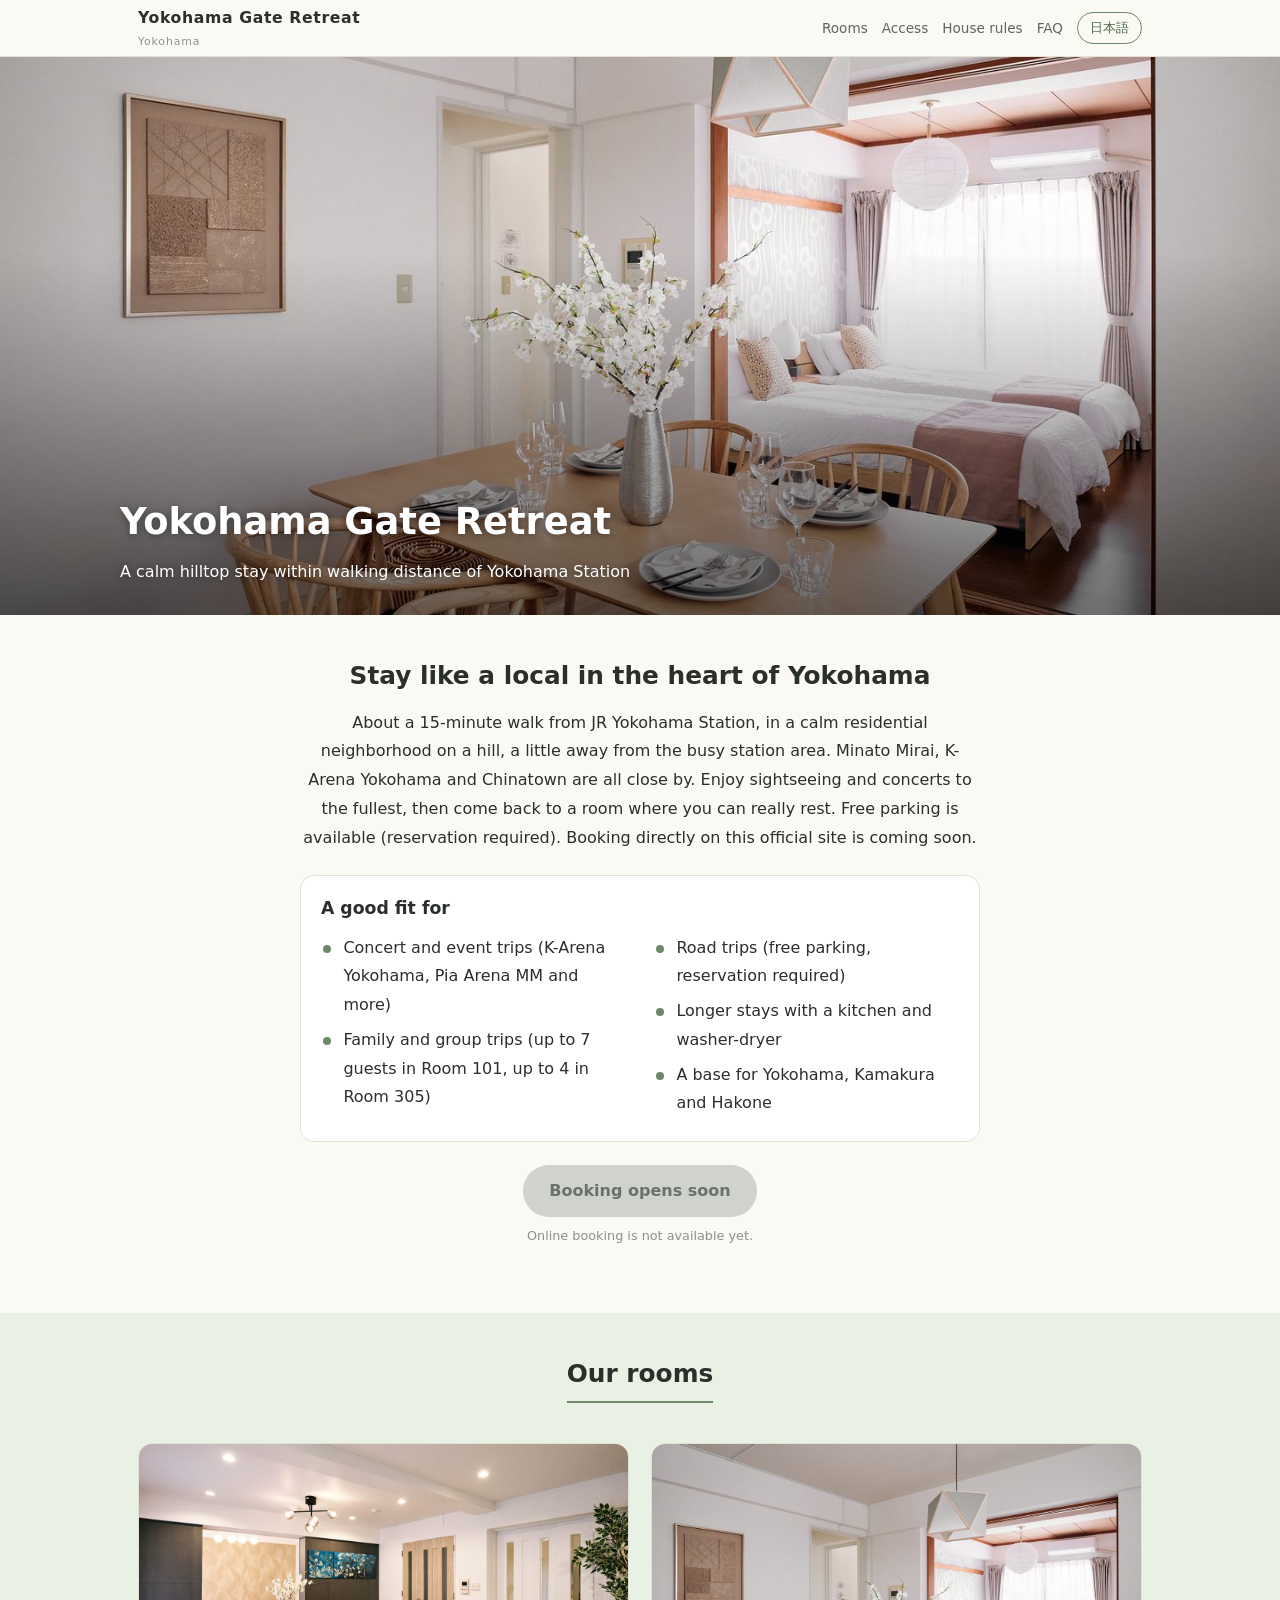
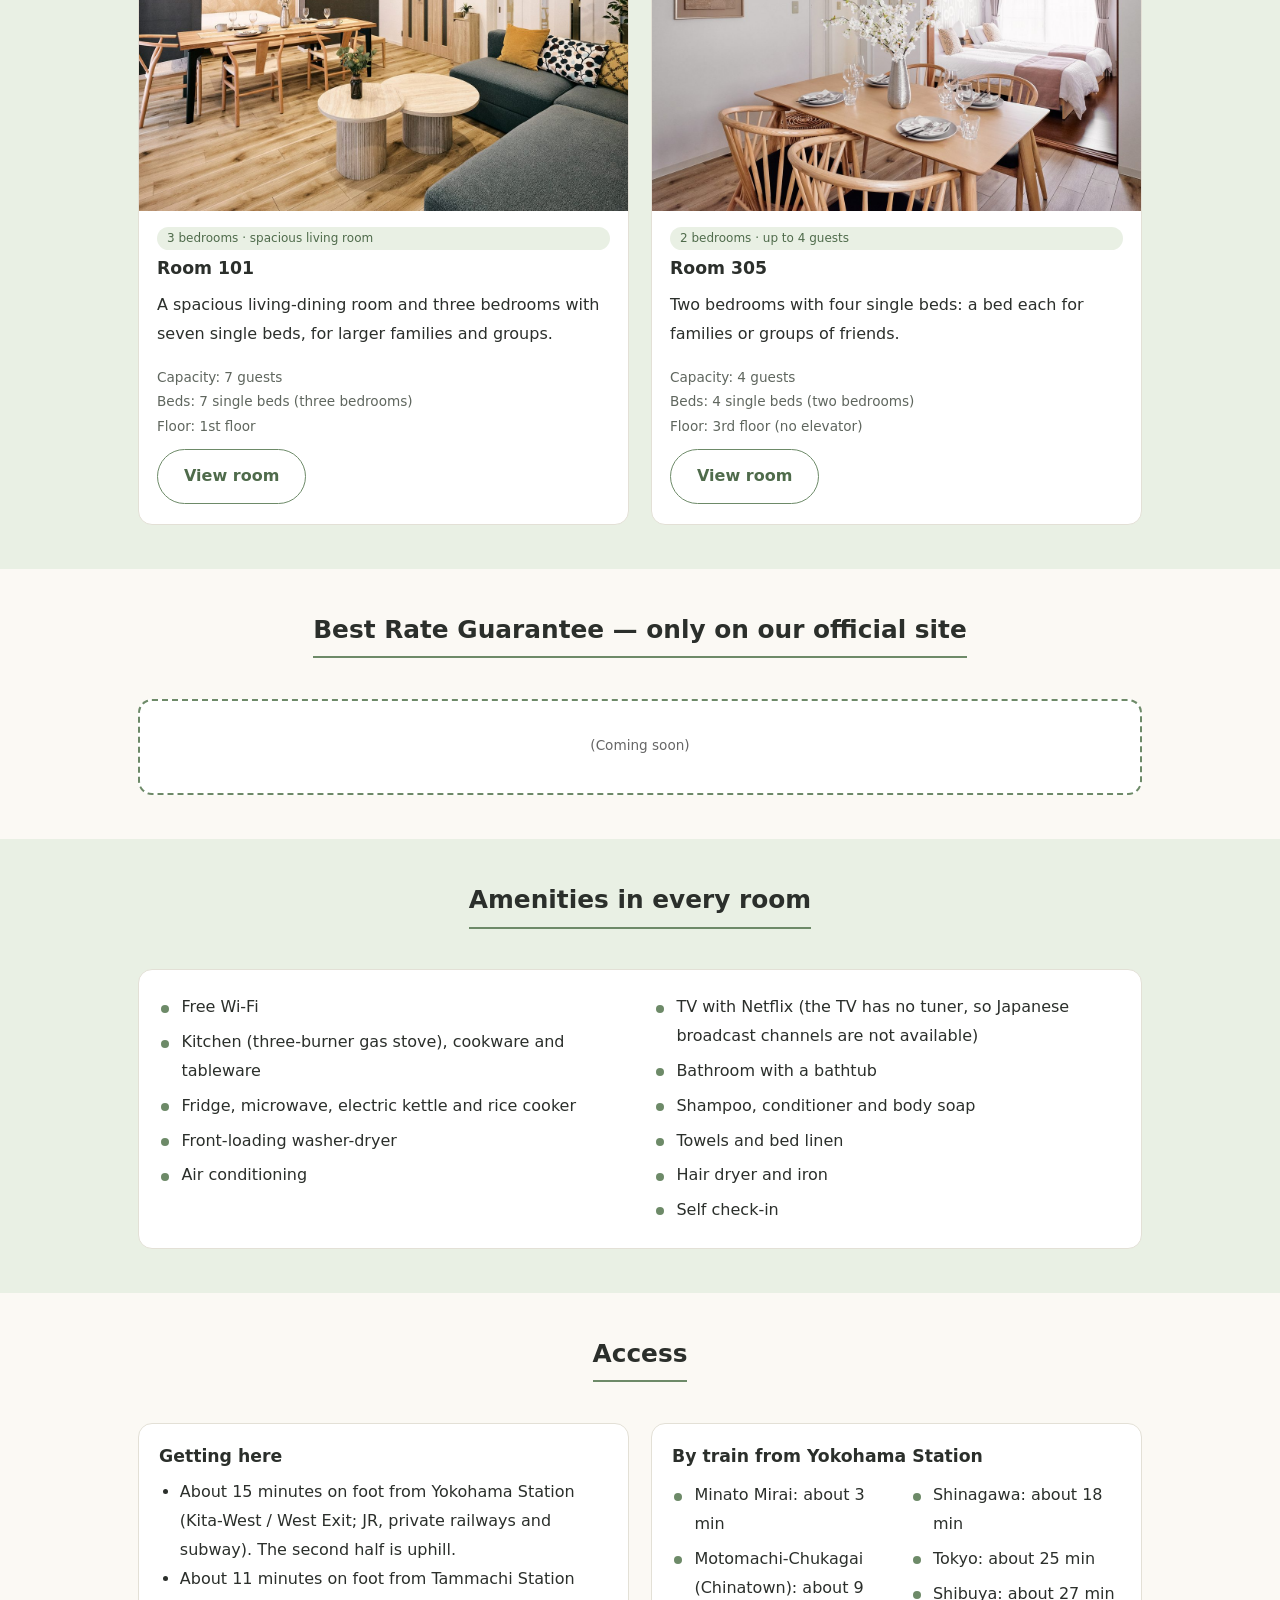
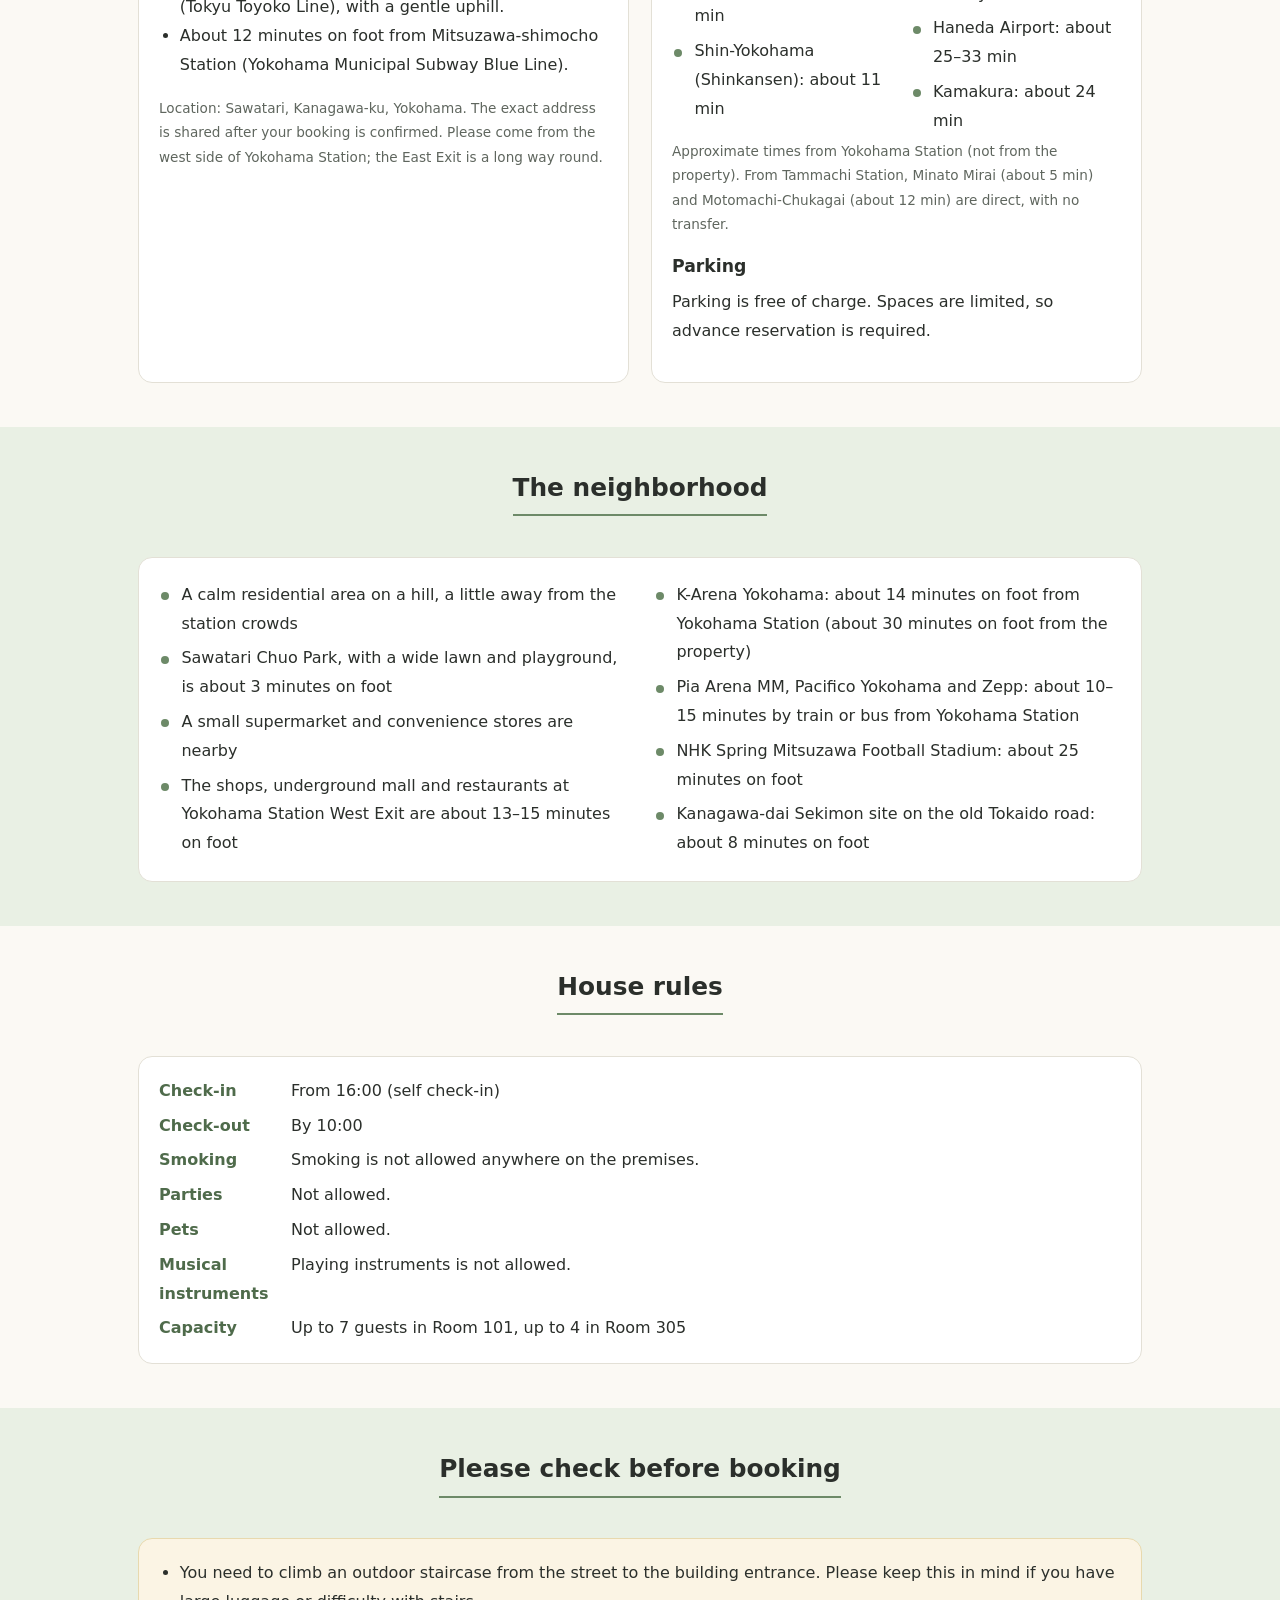
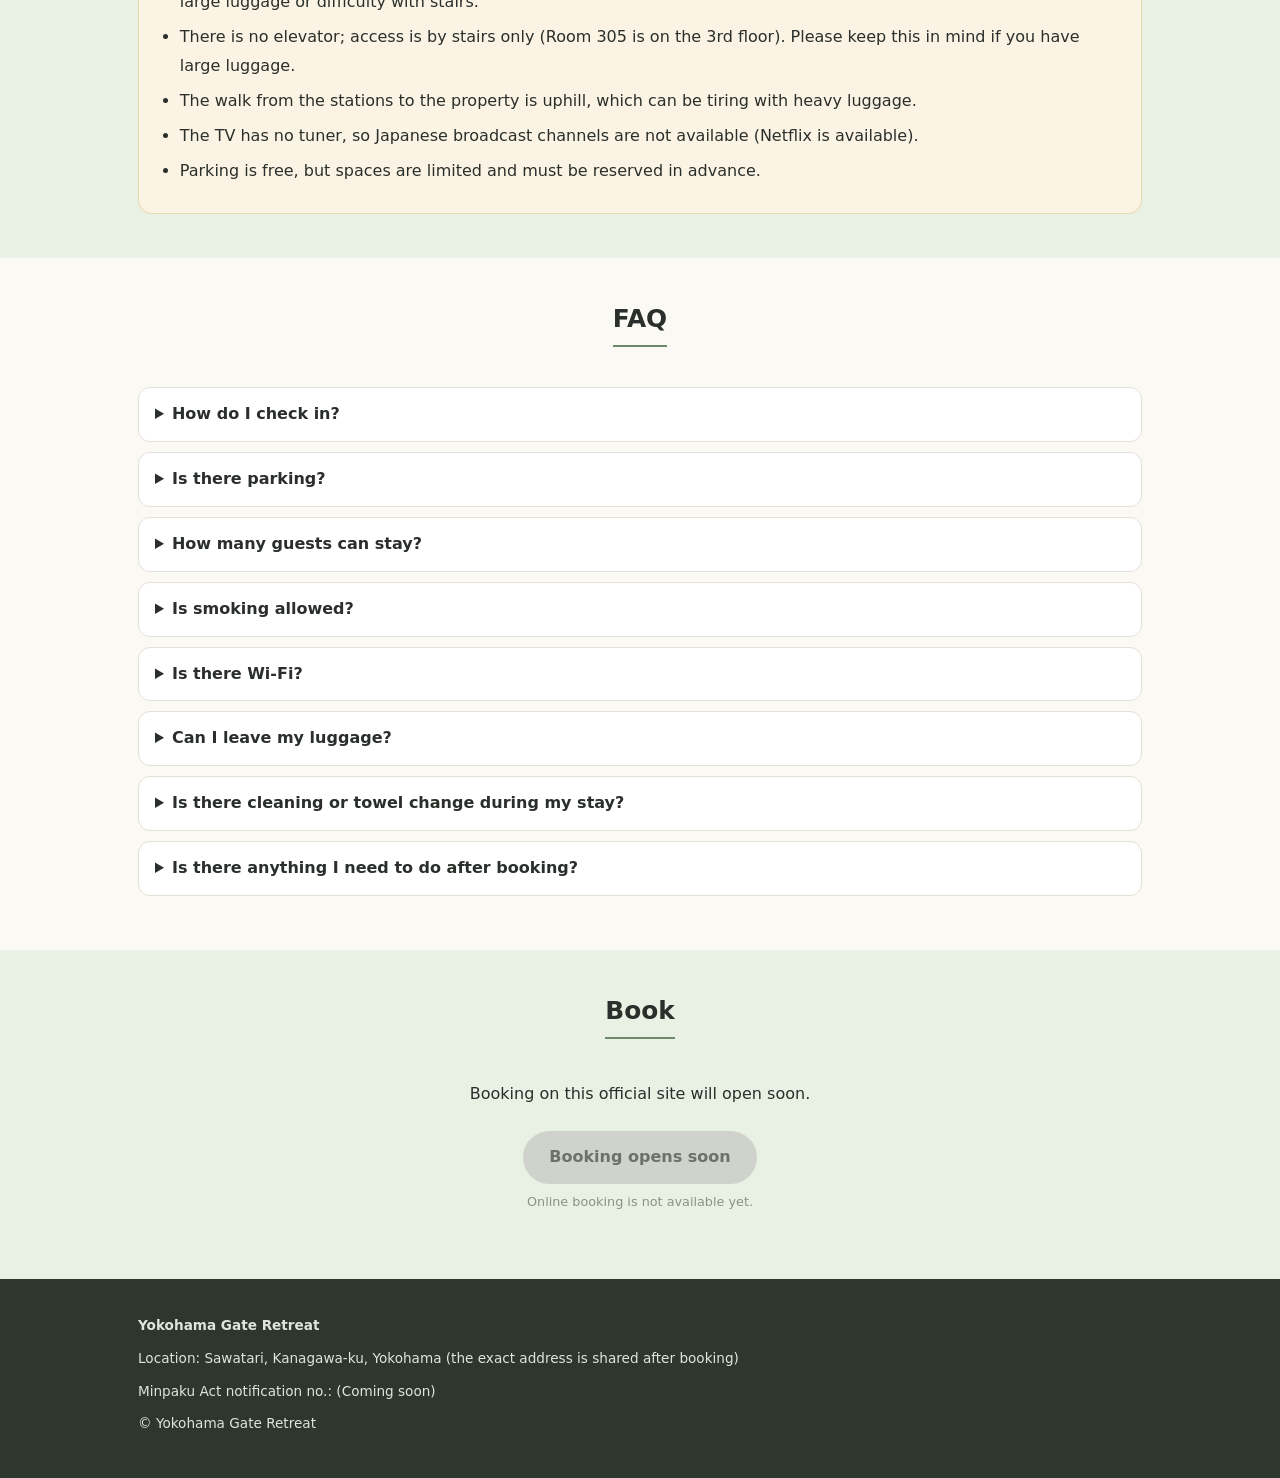
<file: sawatari/site/en/index.html>
<!DOCTYPE html>
<html lang="en">
<head>
<meta charset="utf-8">
<meta name="viewport" content="width=device-width, initial-scale=1">
<meta name="robots" content="noindex, nofollow">
<title>Yokohama Gate Retreat | A hilltop stay within walking distance of Yokohama Station</title>
<meta name="description" content="Yokohama Gate Retreat. About a 15-minute walk from JR Yokohama Station, in a calm residential neighborhood on a hill. Free parking (reservation required).">
<link rel="alternate" hreflang="en" href="https://stay.neconote.net/sawatari/en/">
<link rel="alternate" hreflang="ja" href="https://stay.neconote.net/sawatari/">
<link rel="stylesheet" href="../css/style.css">
</head>
<body>
<header class="site-header"><div class="wrap">
<a class="brand" href="index.html">Yokohama Gate Retreat<small>Yokohama</small></a>
<nav class="nav" aria-label="menu"><a class="nav-link" href="#rooms">Rooms</a><a class="nav-link" href="#access">Access</a><a class="nav-link" href="#rules">House rules</a><a class="nav-link" href="#faq">FAQ</a><a class="lang" href="../index.html" hreflang="ja" lang="ja">日本語</a></nav>
</div></header>
<main>
<div class="hero" style="min-height:320px">
<!--photo:hero-->
<img src="../images/305/01-cover.jpg" width="1440" height="960" alt="Dining area with a bedroom beyond">
<!--/photo:hero-->
<div class="cap"><div class="inner">
<h1>Yokohama Gate Retreat</h1>
<p>A calm hilltop stay within walking distance of Yokohama Station</p>
</div></div></div>
<section><div class="wrap">
<div class="lead">
<h2>Stay like a local in the heart of Yokohama</h2>
<p>About a 15-minute walk from JR Yokohama Station, in a calm residential neighborhood on a hill, a little away from the busy station area. Minato Mirai, K-Arena Yokohama and Chinatown are all close by. Enjoy sightseeing and concerts to the fullest, then come back to a room where you can really rest. Free parking is available (reservation required). Booking directly on this official site is coming soon.</p>
<div class="box" style="margin-top:1.4em;text-align:left"><h3>A good fit for</h3>
<ul class="cols">
<li>Concert and event trips (K-Arena Yokohama, Pia Arena MM and more)</li>
<li>Family and group trips (up to 7 guests in Room 101, up to 4 in Room 305)</li>
<li>Road trips (free parking, reservation required)</li>
<li>Longer stays with a kitchen and washer-dryer</li>
<li>A base for Yokohama, Kamakura and Hakone</li>
</ul></div>
</div>
<div class="book">
<!-- Booking link not set yet (replace this button with <a href="..."> once the booking system is ready) -->
<button class="btn btn-primary" type="button" disabled>Booking opens soon</button>
<span class="note">Online booking is not available yet.</span>
</div>

</div></section>
<section class="alt" id="rooms"><div class="wrap">
<div class="sec-title"><h2>Our rooms</h2></div>
<div class="cards">
<article class="card">
<!--photo:card101-->
<a href="rooms/101.html"><img src="../images/101/01-cover.jpg" width="1440" height="960" alt="Spacious living room with dining table and sofa" loading="lazy"></a>
<!--/photo:card101-->
<div class="body">
<span class="tag">3 bedrooms · spacious living room</span>
<h3>Room 101</h3>
<p>A spacious living-dining room and three bedrooms with seven single beds, for larger families and groups.</p>
<ul class="meta">
<li>Capacity: 7 guests</li>
<li>Beds: 7 single beds (three bedrooms)</li>
<li>Floor: 1st floor</li>
</ul>
<a class="btn btn-line" href="rooms/101.html">View room</a>
</div></article>
<article class="card">
<!--photo:card305-->
<a href="rooms/305.html"><img src="../images/305/01-cover.jpg" width="1440" height="960" alt="Dining area with a bedroom beyond" loading="lazy"></a>
<!--/photo:card305-->
<div class="body">
<span class="tag">2 bedrooms · up to 4 guests</span>
<h3>Room 305</h3>
<p>Two bedrooms with four single beds: a bed each for families or groups of friends.</p>
<ul class="meta">
<li>Capacity: 4 guests</li>
<li>Beds: 4 single beds (two bedrooms)</li>
<li>Floor: 3rd floor (no elevator)</li>
</ul>
<a class="btn btn-line" href="rooms/305.html">View room</a>
</div></article>
</div>
</div></section>
<section><div class="wrap">
<div class="sec-title"><h2>Best Rate Guarantee — only on our official site</h2></div>
<!-- TODO: fill in once the owner decides the terms -->
<div class="promo">
<p class="promo-terms">(Coming soon)</p>
</div>
</div></section>
<section class="alt" id="common"><div class="wrap">
<div class="sec-title"><h2>Amenities in every room</h2></div>
<div class="box"><ul class="cols">
<li>Free Wi-Fi</li>
<li>Kitchen (three-burner gas stove), cookware and tableware</li>
<li>Fridge, microwave, electric kettle and rice cooker</li>
<li>Front-loading washer-dryer</li>
<li>Air conditioning</li>
<li>TV with Netflix (the TV has no tuner, so Japanese broadcast channels are not available)</li>
<li>Bathroom with a bathtub</li>
<li>Shampoo, conditioner and body soap</li>
<li>Towels and bed linen</li>
<li>Hair dryer and iron</li>
<li>Self check-in</li>
</ul></div>
</div></section>
<section id="access"><div class="wrap">
<div class="sec-title"><h2>Access</h2></div>
<div class="grid2">
<div class="box">
<h3>Getting here</h3>
<ul>
<li>About 15 minutes on foot from Yokohama Station (Kita-West / West Exit; JR, private railways and subway). The second half is uphill.</li>
<li>About 11 minutes on foot from Tammachi Station (Tokyu Toyoko Line), with a gentle uphill.</li>
<li>About 12 minutes on foot from Mitsuzawa-shimocho Station (Yokohama Municipal Subway Blue Line).</li>
</ul>
<p style="font-size:.85rem;color:var(--soft)">Location: Sawatari, Kanagawa-ku, Yokohama. The exact address is shared after your booking is confirmed. Please come from the west side of Yokohama Station; the East Exit is a long way round.</p>
</div>
<div class="box">
<h3>By train from Yokohama Station</h3>
<ul class="cols">
<li>Minato Mirai: about 3 min</li>
<li>Motomachi-Chukagai (Chinatown): about 9 min</li>
<li>Shin-Yokohama (Shinkansen): about 11 min</li>
<li>Shinagawa: about 18 min</li>
<li>Tokyo: about 25 min</li>
<li>Shibuya: about 27 min</li>
<li>Haneda Airport: about 25–33 min</li>
<li>Kamakura: about 24 min</li>
</ul>
<p style="font-size:.85rem;color:var(--soft)">Approximate times from Yokohama Station (not from the property). From Tammachi Station, Minato Mirai (about 5 min) and Motomachi-Chukagai (about 12 min) are direct, with no transfer.</p>
<h3 style="margin-top:1em">Parking</h3>
<p>Parking is free of charge. Spaces are limited, so advance reservation is required.</p>
</div>
</div>
</div></section>
<section class="alt"><div class="wrap">
<div class="sec-title"><h2>The neighborhood</h2></div>
<div class="box"><ul class="cols">
<li>A calm residential area on a hill, a little away from the station crowds</li>
<li>Sawatari Chuo Park, with a wide lawn and playground, is about 3 minutes on foot</li>
<li>A small supermarket and convenience stores are nearby</li>
<li>The shops, underground mall and restaurants at Yokohama Station West Exit are about 13–15 minutes on foot</li>
<li>K-Arena Yokohama: about 14 minutes on foot from Yokohama Station (about 30 minutes on foot from the property)</li>
<li>Pia Arena MM, Pacifico Yokohama and Zepp: about 10–15 minutes by train or bus from Yokohama Station</li>
<li>NHK Spring Mitsuzawa Football Stadium: about 25 minutes on foot</li>
<li>Kanagawa-dai Sekimon site on the old Tokaido road: about 8 minutes on foot</li>
</ul></div>
</div></section>
<section id="rules"><div class="wrap">
<div class="sec-title"><h2>House rules</h2></div>
<div class="box"><dl class="rules">
<dt>Check-in</dt><dd>From 16:00 (self check-in)</dd>
<dt>Check-out</dt><dd>By 10:00</dd>
<dt>Smoking</dt><dd>Smoking is not allowed anywhere on the premises.</dd>
<dt>Parties</dt><dd>Not allowed.</dd>
<dt>Pets</dt><dd>Not allowed.</dd>
<dt>Musical instruments</dt><dd>Playing instruments is not allowed.</dd>
<dt>Capacity</dt><dd>Up to 7 guests in Room 101, up to 4 in Room 305</dd>
</dl></div>
</div></section>
<section class="alt"><div class="wrap">
<div class="sec-title"><h2>Please check before booking</h2></div>
<div class="notice"><ul>
<li>You need to climb an outdoor staircase from the street to the building entrance. Please keep this in mind if you have large luggage or difficulty with stairs.</li>
<li>There is no elevator; access is by stairs only (Room 305 is on the 3rd floor). Please keep this in mind if you have large luggage.</li>
<li>The walk from the stations to the property is uphill, which can be tiring with heavy luggage.</li>
<li>The TV has no tuner, so Japanese broadcast channels are not available (Netflix is available).</li>
<li>Parking is free, but spaces are limited and must be reserved in advance.</li>
</ul></div>
</div></section>
<section id="faq"><div class="wrap">
<div class="sec-title"><h2>FAQ</h2></div>
<details><summary>How do I check in?</summary><p>Check-in is self check-in, from 16:00. Check-out is by 10:00.</p></details>
<details><summary>Is there parking?</summary><p>Yes. Parking is free of charge. Spaces are limited, so advance reservation is required.</p></details>
<details><summary>How many guests can stay?</summary><p>Up to 7 guests in Room 101 and up to 4 in Room 305.</p></details>
<details><summary>Is smoking allowed?</summary><p>No. Smoking is not allowed anywhere on the premises.</p></details>
<details><summary>Is there Wi-Fi?</summary><p>Yes. Free Wi-Fi is available in every room.</p></details>
<details><summary>Can I leave my luggage?</summary><p>Before check-in, we may be able to keep your luggage if the room is free; please ask in advance. We cannot keep luggage after check-out.</p></details>
<details><summary>Is there cleaning or towel change during my stay?</summary><p>There is no cleaning or towel change during your stay. Please wash the towels in the washing machine in your room.</p></details>
<details><summary>Is there anything I need to do after booking?</summary><p>By law, the name, address, occupation and other details of every guest must be registered through our online form after booking. Guests without an address in Japan also need to submit a passport image.</p></details>
</div></section>
<section class="alt"><div class="wrap">
<div class="sec-title"><h2>Book</h2></div>
<p style="text-align:center">Booking on this official site will open soon.</p>
<div class="book">
<!-- Booking link not set yet (replace this button with <a href="..."> once the booking system is ready) -->
<button class="btn btn-primary" type="button" disabled>Booking opens soon</button>
<span class="note">Online booking is not available yet.</span>
</div>

</div></section>
</main>
<footer><div class="wrap">
<p><strong>Yokohama Gate Retreat</strong></p>
<p>Location: Sawatari, Kanagawa-ku, Yokohama (the exact address is shared after booking)</p>
<p>Minpaku Act notification no.: (Coming soon)</p>
<p>&copy; Yokohama Gate Retreat</p>
</div></footer>
</body>
</html>
</file>
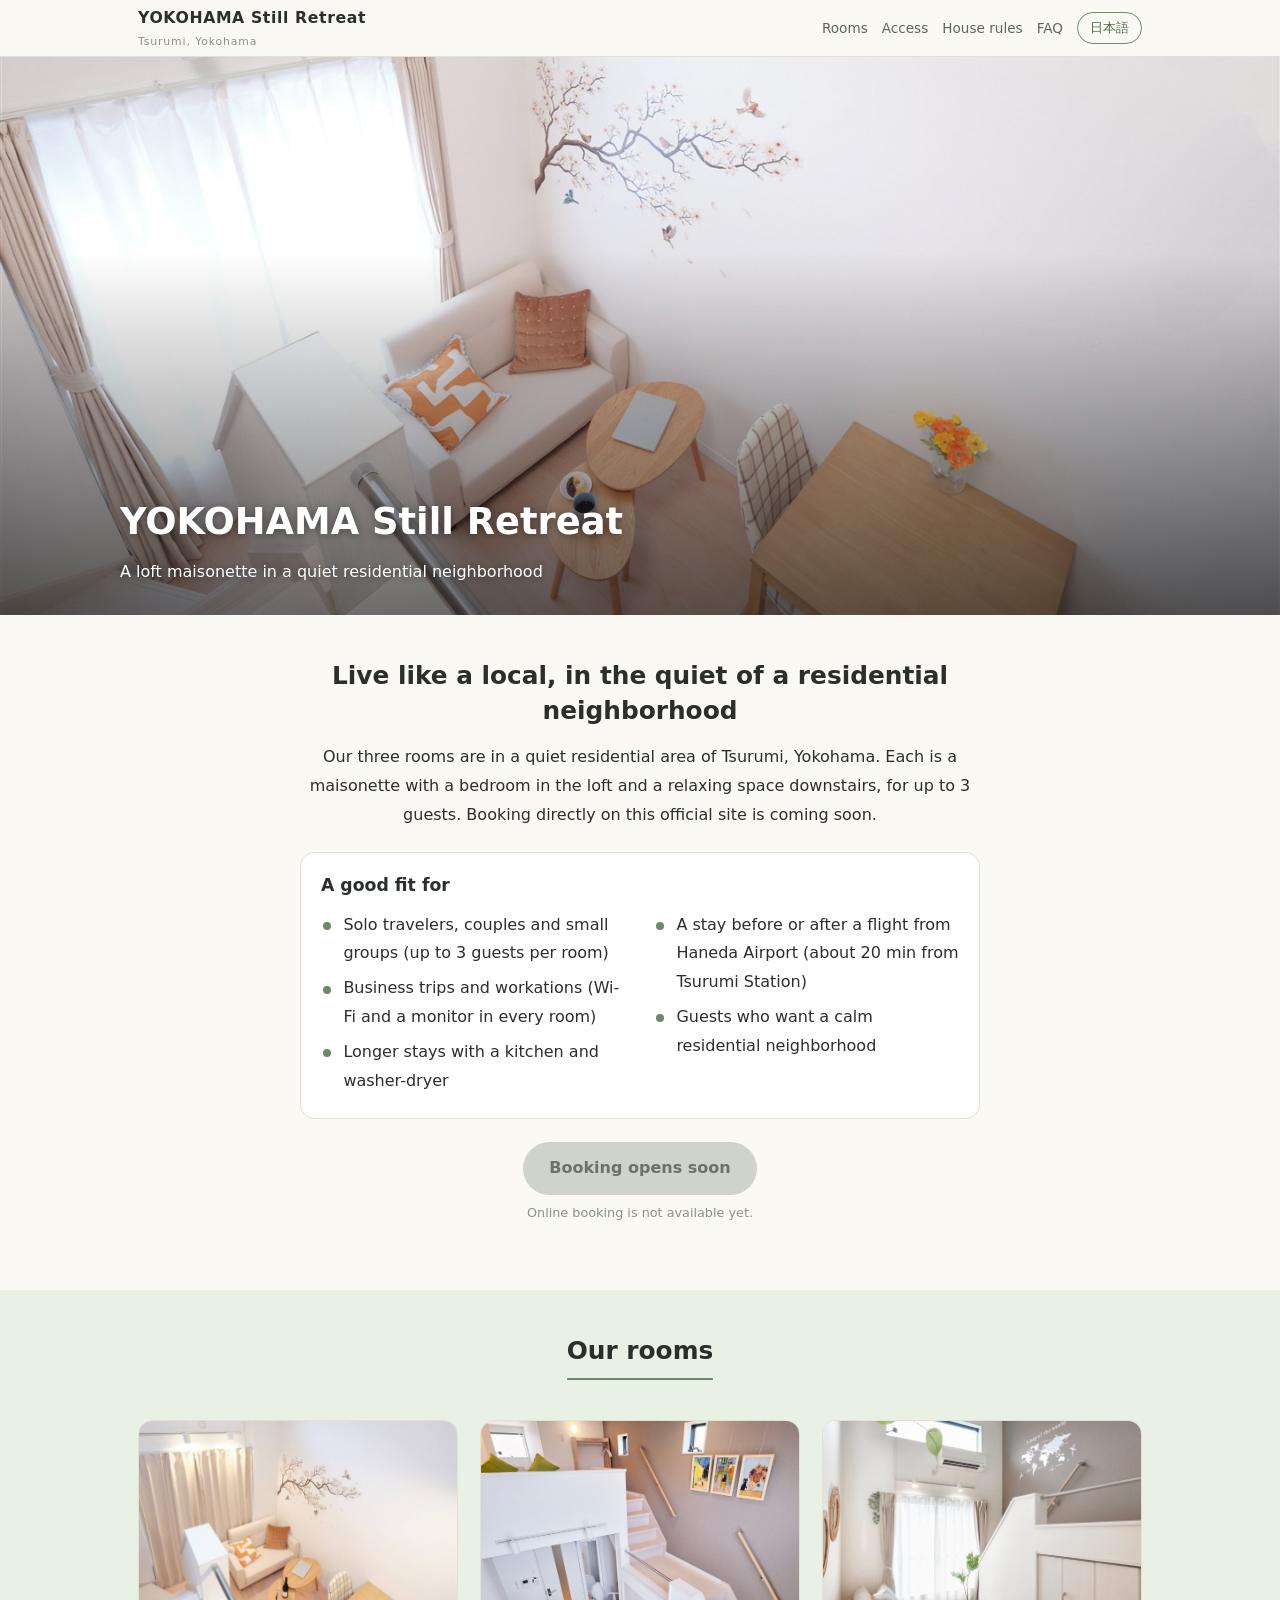
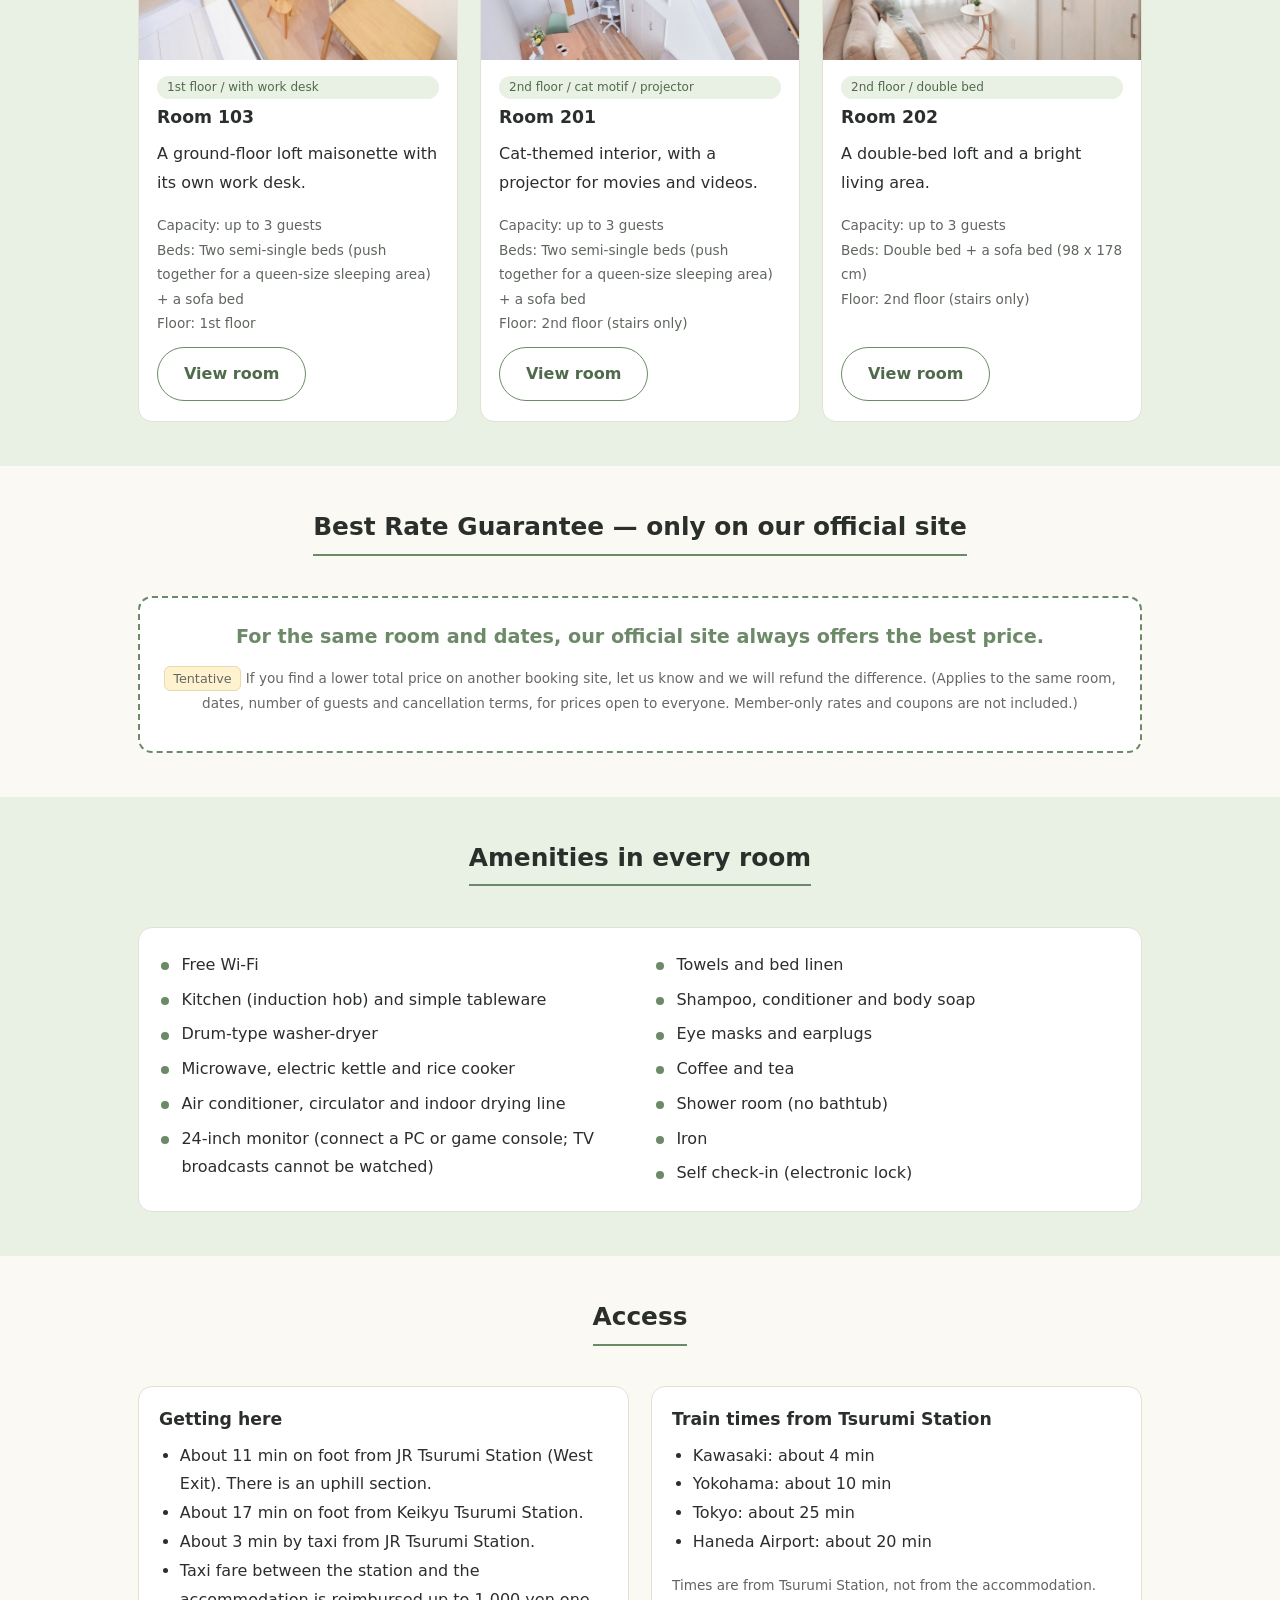
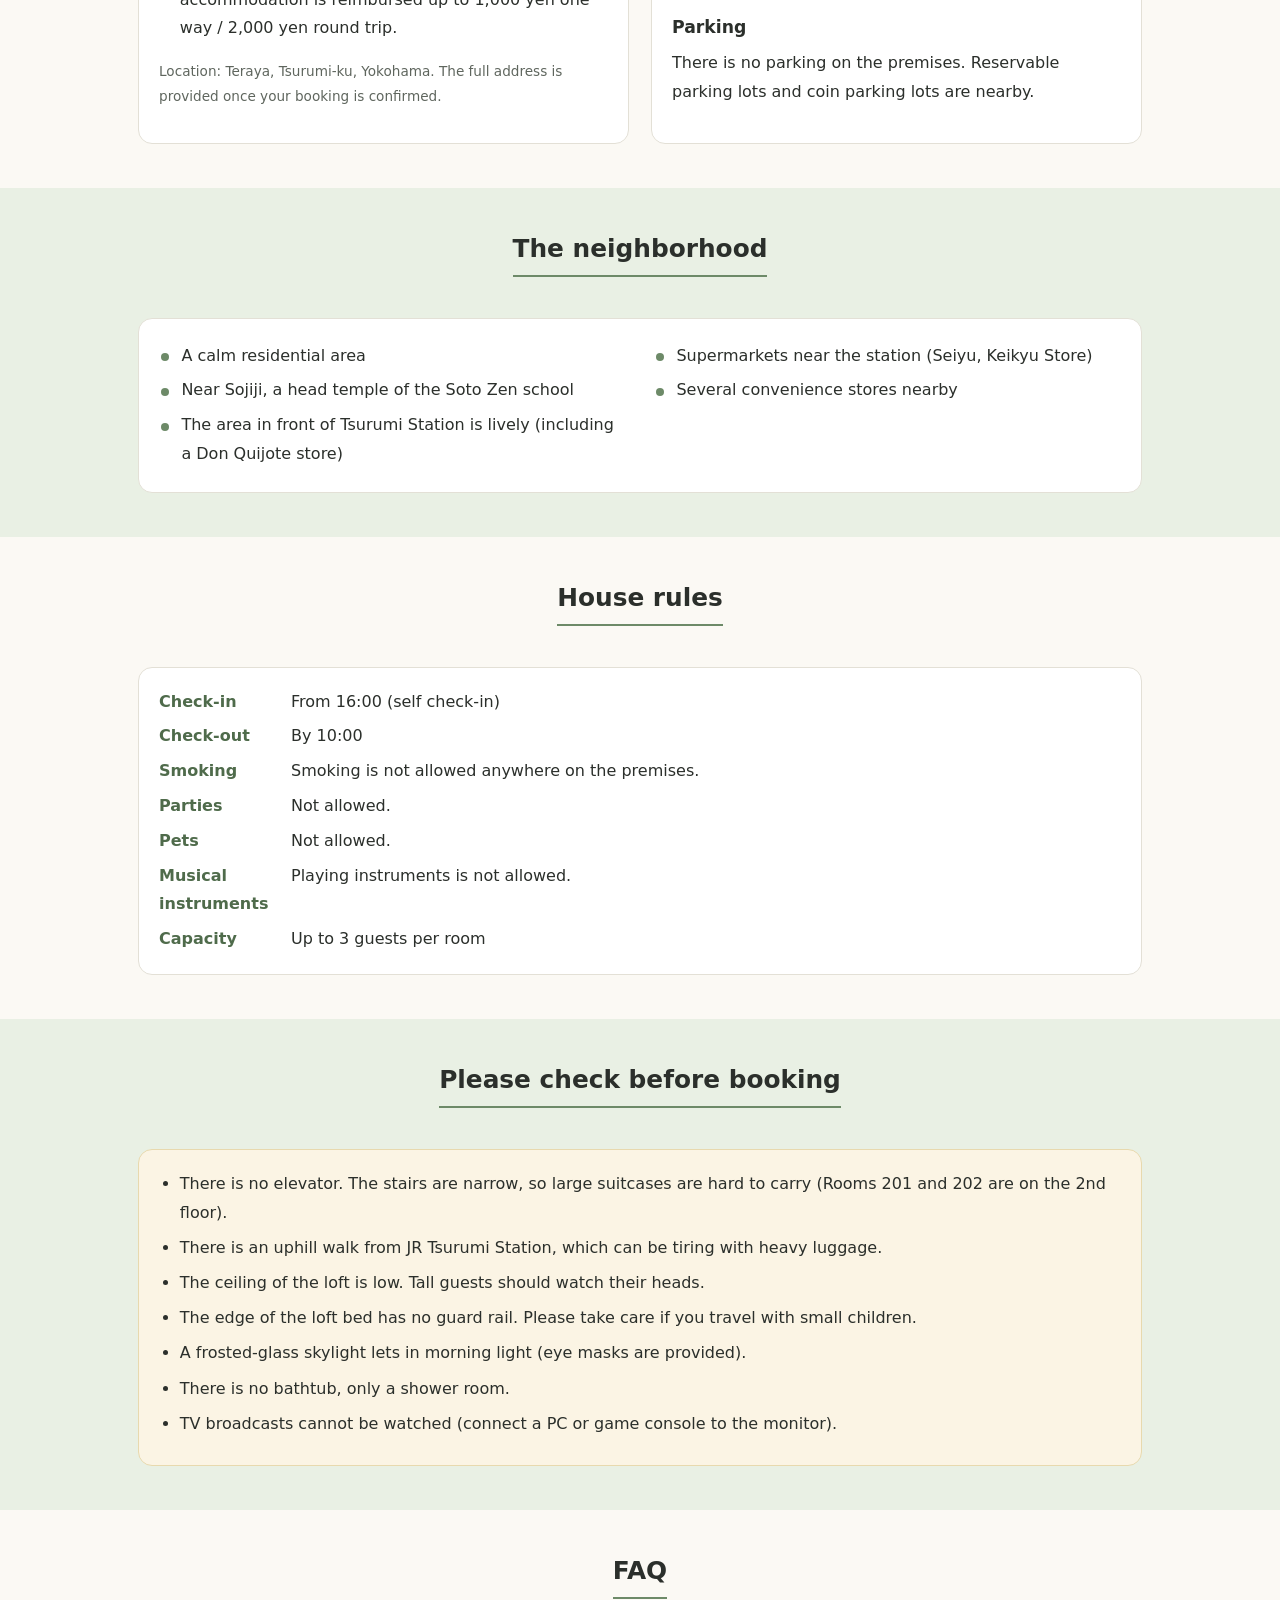
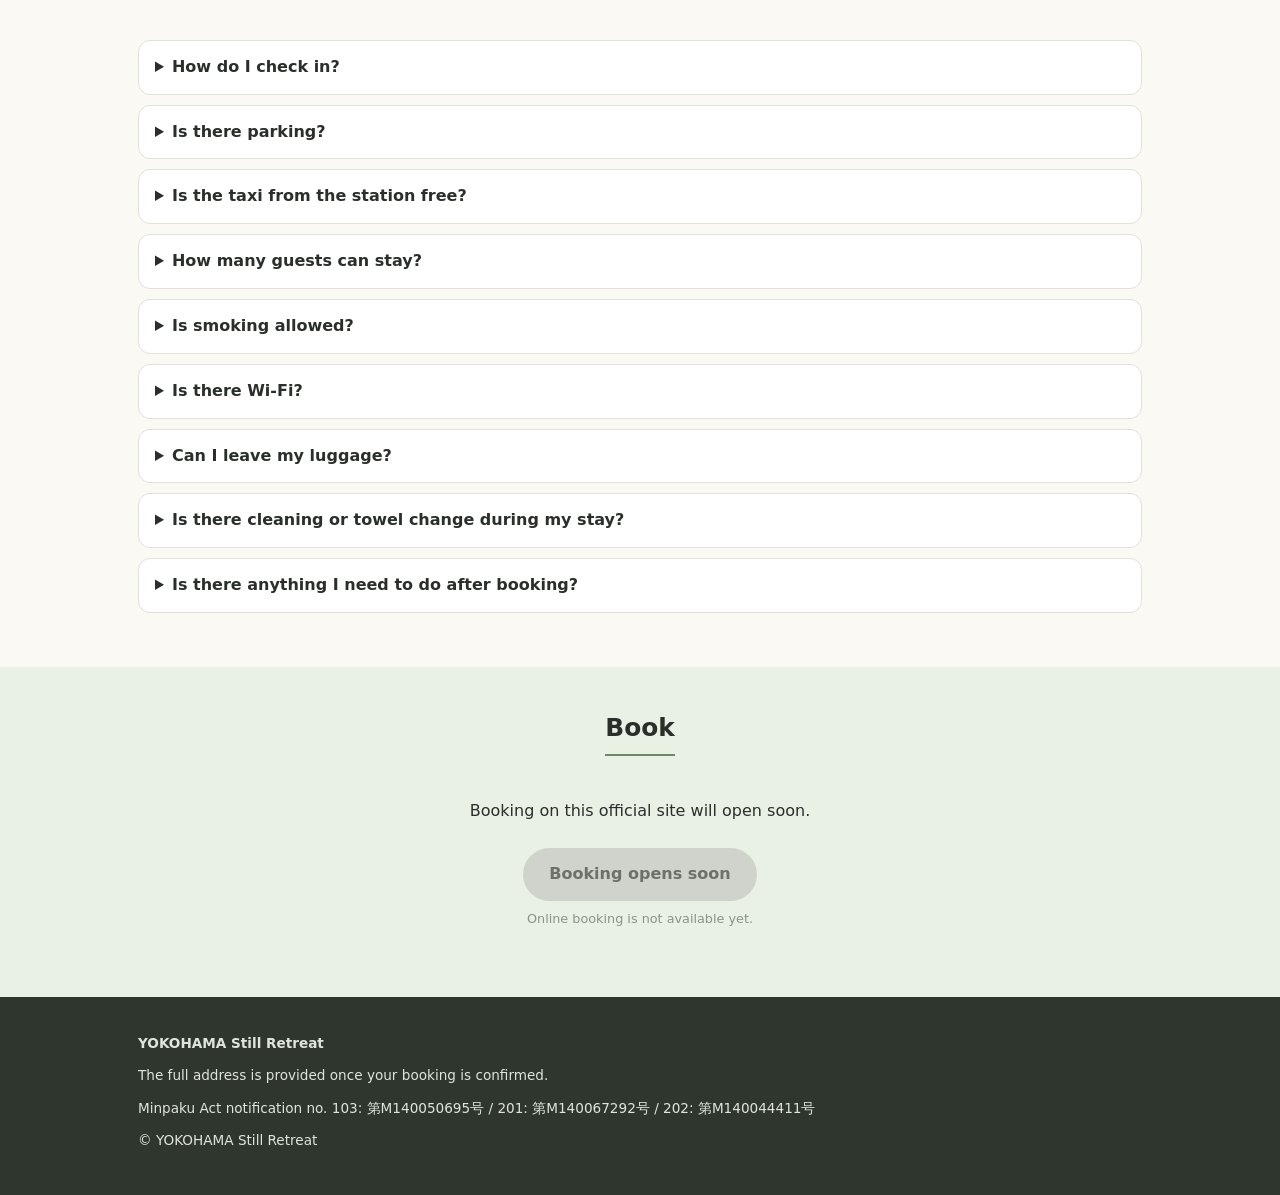
<file: tsurumi/site/en/index.html>
<!DOCTYPE html>
<html lang="en">
<head>
<meta charset="utf-8">
<meta name="viewport" content="width=device-width, initial-scale=1">
<title>YOKOHAMA Still Retreat | Loft maisonette stays in Tsurumi, Yokohama</title>
<meta name="description" content="Three loft maisonette rooms in a quiet residential area of Tsurumi, Yokohama. About 11 minutes on foot from JR Tsurumi Station. Official site.">
<link rel="alternate" hreflang="en" href="https://stay.neconote.net/tsurumi/en/">
<link rel="alternate" hreflang="ja" href="https://stay.neconote.net/tsurumi/">
<link rel="stylesheet" href="../css/style.css">
</head>
<body>
<header class="site-header"><div class="wrap">
<a class="brand" href="index.html">YOKOHAMA Still Retreat<small>Tsurumi, Yokohama</small></a>
<nav class="nav" aria-label="menu"><a class="nav-link" href="#rooms">Rooms</a><a class="nav-link" href="#access">Access</a><a class="nav-link" href="#rules">House rules</a><a class="nav-link" href="#faq">FAQ</a><a class="lang" href="../index.html" hreflang="ja" lang="ja">日本語</a></nav>
</div></header>
<main>
<div class="hero"><img src="../images/103/01.jpg" width="1440" height="960" alt="Living and dining area of a loft maisonette room">
<div class="cap"><div class="inner">
<h1>YOKOHAMA Still Retreat</h1>
<p>A loft maisonette in a quiet residential neighborhood</p>
</div></div></div>
<section><div class="wrap">
<div class="lead">
<h2>Live like a local, in the quiet of a residential neighborhood</h2>
<p>Our three rooms are in a quiet residential area of Tsurumi, Yokohama. Each is a maisonette with a bedroom in the loft and a relaxing space downstairs, for up to 3 guests. Booking directly on this official site is coming soon.</p>
<div class="box" style="margin-top:1.4em;text-align:left"><h3>A good fit for</h3>
<ul class="cols">
<li>Solo travelers, couples and small groups (up to 3 guests per room)</li>
<li>Business trips and workations (Wi-Fi and a monitor in every room)</li>
<li>Longer stays with a kitchen and washer-dryer</li>
<li>A stay before or after a flight from Haneda Airport (about 20 min from Tsurumi Station)</li>
<li>Guests who want a calm residential neighborhood</li>
</ul></div>
</div>
<div class="book">
<!-- 将来の予約リンク先（決済設定が済んだら、このボタンを <a href="..."> に置き換える）: https://beds24.com/booking2.php?propid=359043 -->
<button class="btn btn-primary" type="button" disabled>Booking opens soon</button>
<span class="note">Online booking is not available yet.</span>
</div>

</div></section>
<section class="alt" id="rooms"><div class="wrap">
<div class="sec-title"><h2>Our rooms</h2></div>
<div class="cards">
<article class="card">
<a href="rooms/103.html"><img src="../images/103/04.jpeg" width="1440" height="960" alt="Living area by the window" loading="lazy"></a>
<div class="body">
<span class="tag">1st floor / with work desk</span>
<h3>Room 103</h3>
<p>A ground-floor loft maisonette with its own work desk.</p>
<ul class="meta">
<li>Capacity: up to 3 guests</li>
<li>Beds: Two semi-single beds (push together for a queen-size sleeping area) + a sofa bed</li>
<li>Floor: 1st floor</li>
</ul>
<a class="btn btn-line" href="rooms/103.html">View room</a>
</div></article>
<article class="card">
<a href="rooms/201.html"><img src="../images/201/01-cover.jpg" width="1440" height="1920" alt="Room 201 living area seen from the loft" style="object-position:50% 30%" loading="lazy"></a>
<div class="body">
<span class="tag">2nd floor / cat motif / projector</span>
<h3>Room 201</h3>
<p>Cat-themed interior, with a projector for movies and videos.</p>
<ul class="meta">
<li>Capacity: up to 3 guests</li>
<li>Beds: Two semi-single beds (push together for a queen-size sleeping area) + a sofa bed</li>
<li>Floor: 2nd floor (stairs only)</li>
</ul>
<a class="btn btn-line" href="rooms/201.html">View room</a>
</div></article>
<article class="card">
<a href="rooms/202.html"><img src="../images/202/00-top.jpeg" width="1440" height="960" alt="Room 202 living area with a sofa by the window and a world map on the wall" loading="lazy"></a>
<div class="body">
<span class="tag">2nd floor / double bed</span>
<h3>Room 202</h3>
<p>A double-bed loft and a bright living area.</p>
<ul class="meta">
<li>Capacity: up to 3 guests</li>
<li>Beds: Double bed + a sofa bed (98 x 178 cm)</li>
<li>Floor: 2nd floor (stairs only)</li>
</ul>
<a class="btn btn-line" href="rooms/202.html">View room</a>
</div></article>
</div>
</div></section>
<section><div class="wrap">
<div class="sec-title"><h2>Best Rate Guarantee — only on our official site</h2></div>
<!-- TODO: 保証の条件（差額の返し方・連絡の期限）をオーナーが確定したら Tentative を外す -->
<div class="promo">
<p class="promo-lead">For the same room and dates, our official site always offers the best price.</p>
<p class="promo-terms"><span class="tmp">Tentative</span>If you find a lower total price on another booking site, let us know and we will refund the difference. (Applies to the same room, dates, number of guests and cancellation terms, for prices open to everyone. Member-only rates and coupons are not included.)</p>
</div>
</div></section>
<section class="alt" id="common"><div class="wrap">
<div class="sec-title"><h2>Amenities in every room</h2></div>
<div class="box"><ul class="cols">
<li>Free Wi-Fi</li>
<li>Kitchen (induction hob) and simple tableware</li>
<li>Drum-type washer-dryer</li>
<li>Microwave, electric kettle and rice cooker</li>
<li>Air conditioner, circulator and indoor drying line</li>
<li>24-inch monitor (connect a PC or game console; TV broadcasts cannot be watched)</li>
<li>Towels and bed linen</li>
<li>Shampoo, conditioner and body soap</li>
<li>Eye masks and earplugs</li>
<li>Coffee and tea</li>
<li>Shower room (no bathtub)</li>
<li>Iron</li>
<li>Self check-in (electronic lock)</li>
</ul></div>
</div></section>
<section id="access"><div class="wrap">
<div class="sec-title"><h2>Access</h2></div>
<div class="grid2">
<div class="box">
<h3>Getting here</h3>
<ul>
<li>About 11 min on foot from JR Tsurumi Station (West Exit). There is an uphill section.</li>
<li>About 17 min on foot from Keikyu Tsurumi Station.</li>
<li>About 3 min by taxi from JR Tsurumi Station.</li>
<li>Taxi fare between the station and the accommodation is reimbursed up to 1,000 yen one way / 2,000 yen round trip.</li>
</ul>
<p style="font-size:.85rem;color:var(--soft)">Location: Teraya, Tsurumi-ku, Yokohama. The full address is provided once your booking is confirmed.</p>
</div>
<div class="box">
<h3>Train times from Tsurumi Station</h3>
<ul>
<li>Kawasaki: about 4 min</li>
<li>Yokohama: about 10 min</li>
<li>Tokyo: about 25 min</li>
<li>Haneda Airport: about 20 min</li>
</ul>
<p style="font-size:.85rem;color:var(--soft)">Times are from Tsurumi Station, not from the accommodation.</p>
<h3 style="margin-top:1em">Parking</h3>
<p>There is no parking on the premises. Reservable parking lots and coin parking lots are nearby.</p>
</div>
</div>
</div></section>
<section class="alt"><div class="wrap">
<div class="sec-title"><h2>The neighborhood</h2></div>
<div class="box"><ul class="cols">
<li>A calm residential area</li>
<li>Near Sojiji, a head temple of the Soto Zen school</li>
<li>The area in front of Tsurumi Station is lively (including a Don Quijote store)</li>
<li>Supermarkets near the station (Seiyu, Keikyu Store)</li>
<li>Several convenience stores nearby</li>
</ul></div>
</div></section>
<section id="rules"><div class="wrap">
<div class="sec-title"><h2>House rules</h2></div>
<div class="box"><dl class="rules">
<dt>Check-in</dt><dd>From 16:00 (self check-in)</dd>
<dt>Check-out</dt><dd>By 10:00</dd>
<dt>Smoking</dt><dd>Smoking is not allowed anywhere on the premises.</dd>
<dt>Parties</dt><dd>Not allowed.</dd>
<dt>Pets</dt><dd>Not allowed.</dd>
<dt>Musical instruments</dt><dd>Playing instruments is not allowed.</dd>
<dt>Capacity</dt><dd>Up to 3 guests per room</dd>
</dl></div>
</div></section>
<section class="alt"><div class="wrap">
<div class="sec-title"><h2>Please check before booking</h2></div>
<div class="notice"><ul>
<li>There is no elevator. The stairs are narrow, so large suitcases are hard to carry (Rooms 201 and 202 are on the 2nd floor).</li>
<li>There is an uphill walk from JR Tsurumi Station, which can be tiring with heavy luggage.</li>
<li>The ceiling of the loft is low. Tall guests should watch their heads.</li>
<li>The edge of the loft bed has no guard rail. Please take care if you travel with small children.</li>
<li>A frosted-glass skylight lets in morning light (eye masks are provided).</li>
<li>There is no bathtub, only a shower room.</li>
<li>TV broadcasts cannot be watched (connect a PC or game console to the monitor).</li>
</ul></div>
</div></section>
<section id="faq"><div class="wrap">
<div class="sec-title"><h2>FAQ</h2></div>
<details><summary>How do I check in?</summary><p>Check-in is self check-in with an electronic lock, from 16:00. Check-out is by 10:00.</p></details>
<details><summary>Is there parking?</summary><p>There is no parking on the premises. Reservable parking lots and coin parking lots are nearby.</p></details>
<details><summary>Is the taxi from the station free?</summary><p>We reimburse the taxi fare between the station and the accommodation up to 1,000 yen one way and 2,000 yen round trip.</p></details>
<details><summary>How many guests can stay?</summary><p>Each room accommodates up to 3 guests.</p></details>
<details><summary>Is smoking allowed?</summary><p>No. Smoking is not allowed anywhere on the premises.</p></details>
<details><summary>Is there Wi-Fi?</summary><p>Yes. Free Wi-Fi is available in every room.</p></details>
<details><summary>Can I leave my luggage?</summary><p>Before check-in, we may be able to keep your luggage if the room is free; please ask in advance. We cannot keep luggage after check-out.</p></details>
<details><summary>Is there cleaning or towel change during my stay?</summary><p>There is no cleaning or towel change during your stay. Please wash the towels in the washing machine in your room.</p></details>
<details><summary>Is there anything I need to do after booking?</summary><p>By law, the name, address, occupation and other details of every guest must be registered through our online form after booking. Guests without an address in Japan also need to submit a passport image.</p></details>
</div></section>
<section class="alt"><div class="wrap">
<div class="sec-title"><h2>Book</h2></div>
<p style="text-align:center">Booking on this official site will open soon.</p>
<div class="book">
<!-- 将来の予約リンク先（決済設定が済んだら、このボタンを <a href="..."> に置き換える）: https://beds24.com/booking2.php?propid=359043 -->
<button class="btn btn-primary" type="button" disabled>Booking opens soon</button>
<span class="note">Online booking is not available yet.</span>
</div>

</div></section>
</main>
<footer><div class="wrap">
<p><strong>YOKOHAMA Still Retreat</strong></p>
<p>The full address is provided once your booking is confirmed.</p>
<p>Minpaku Act notification no. 103: 第M140050695号 / 201: 第M140067292号 / 202: 第M140044411号</p>
<p>&copy; YOKOHAMA Still Retreat</p>
</div></footer>
</body>
</html>
</file>
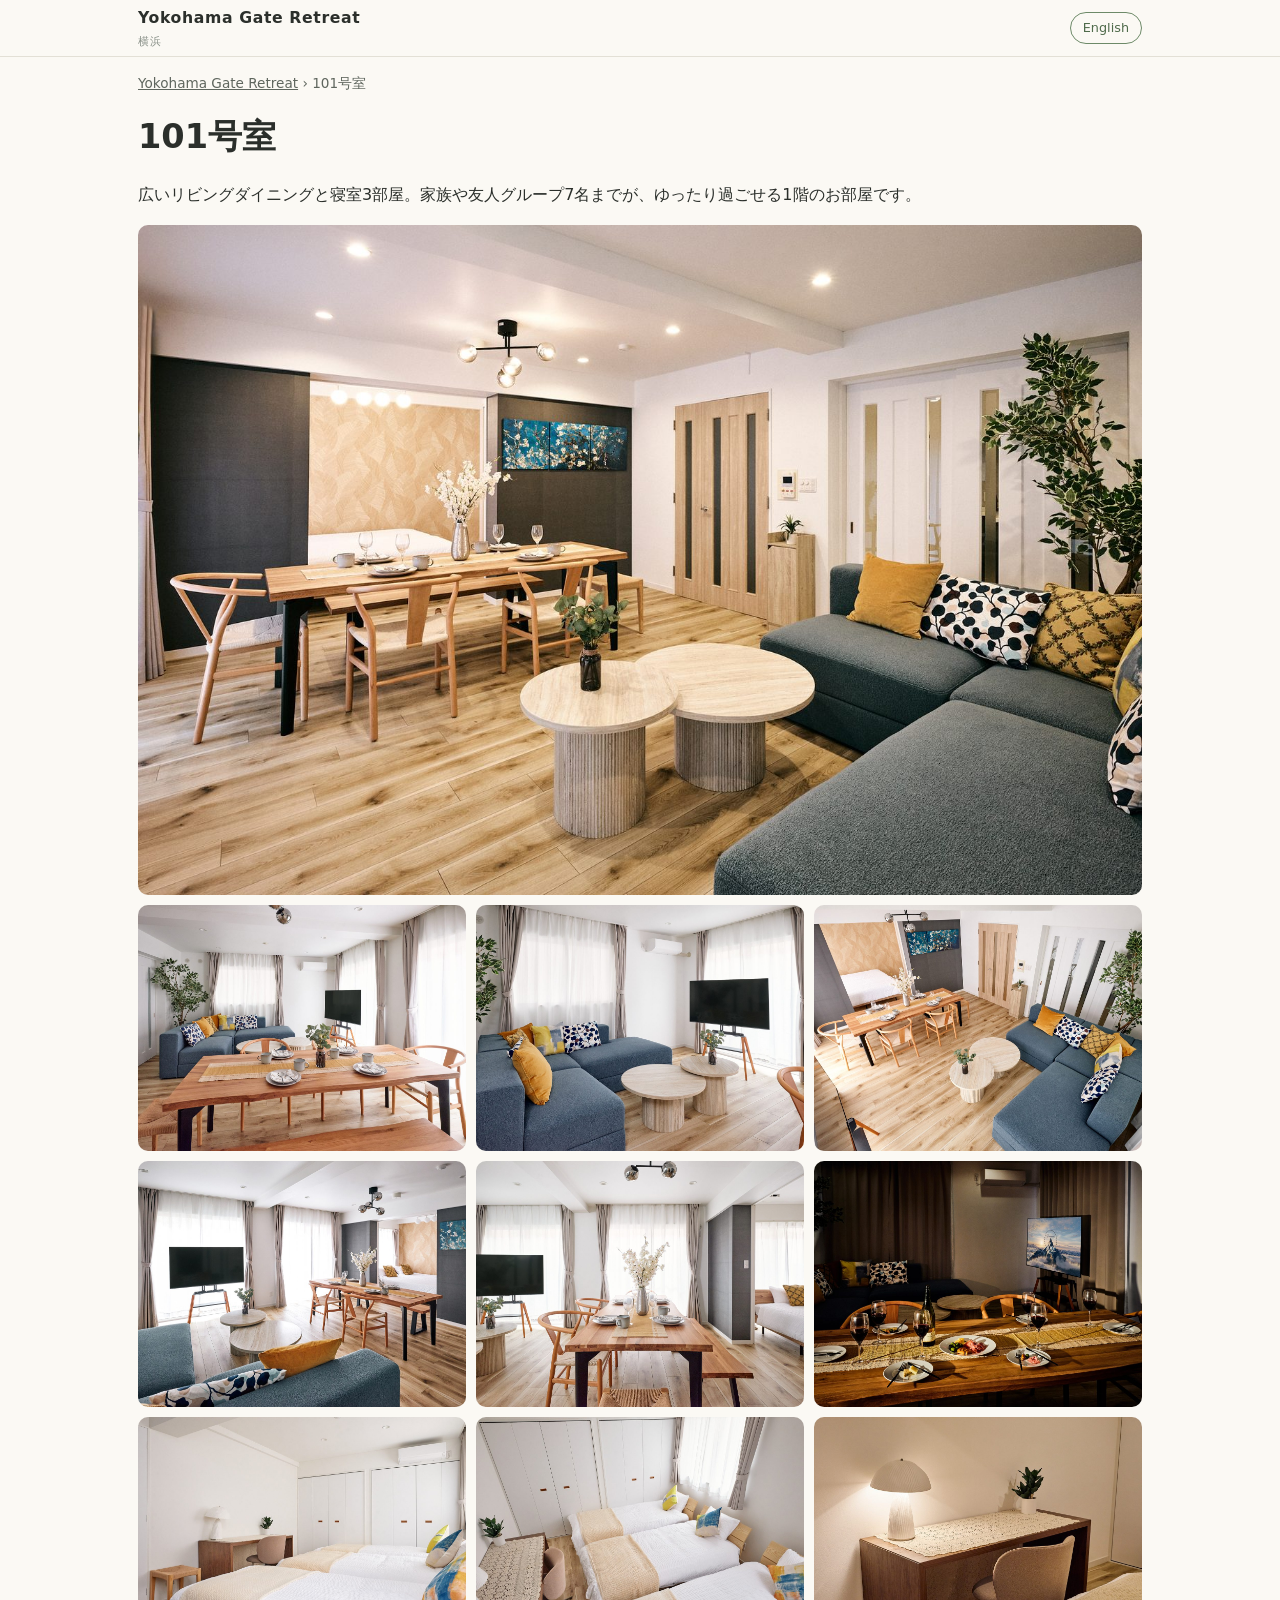
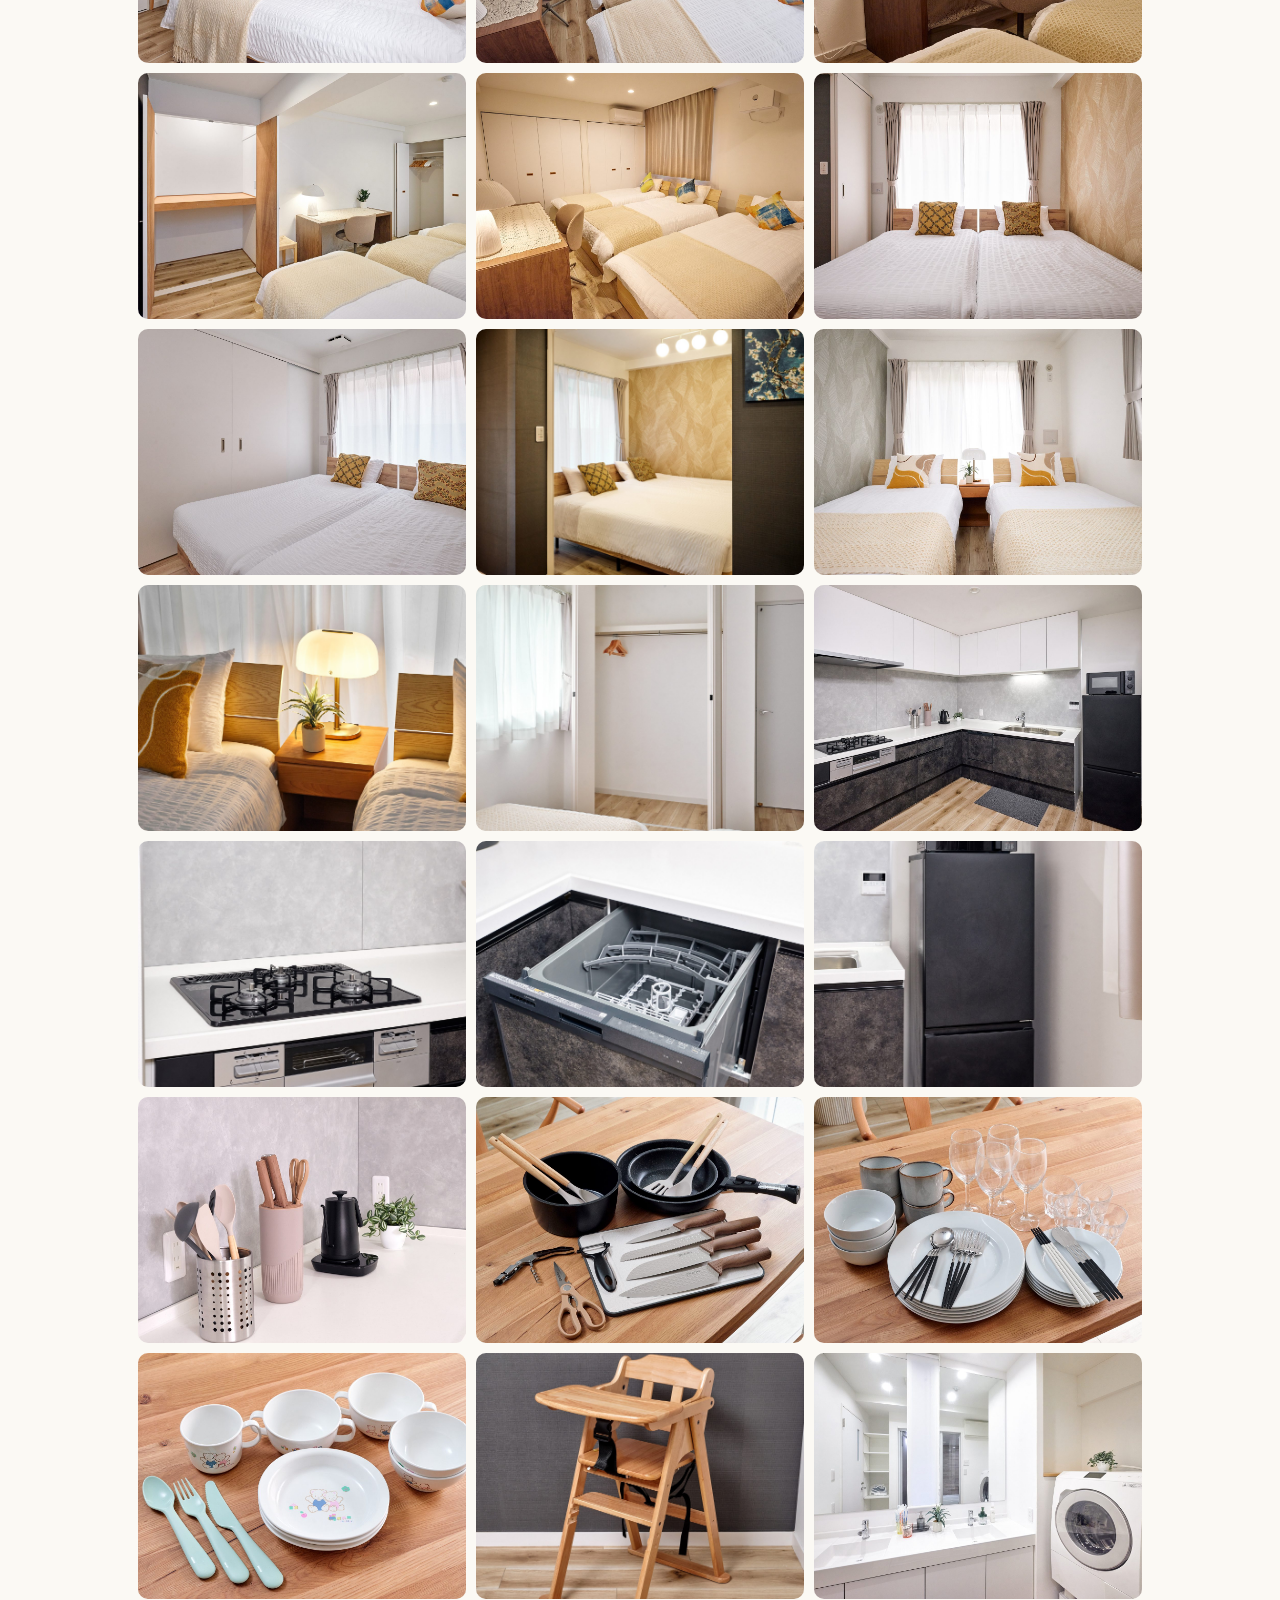
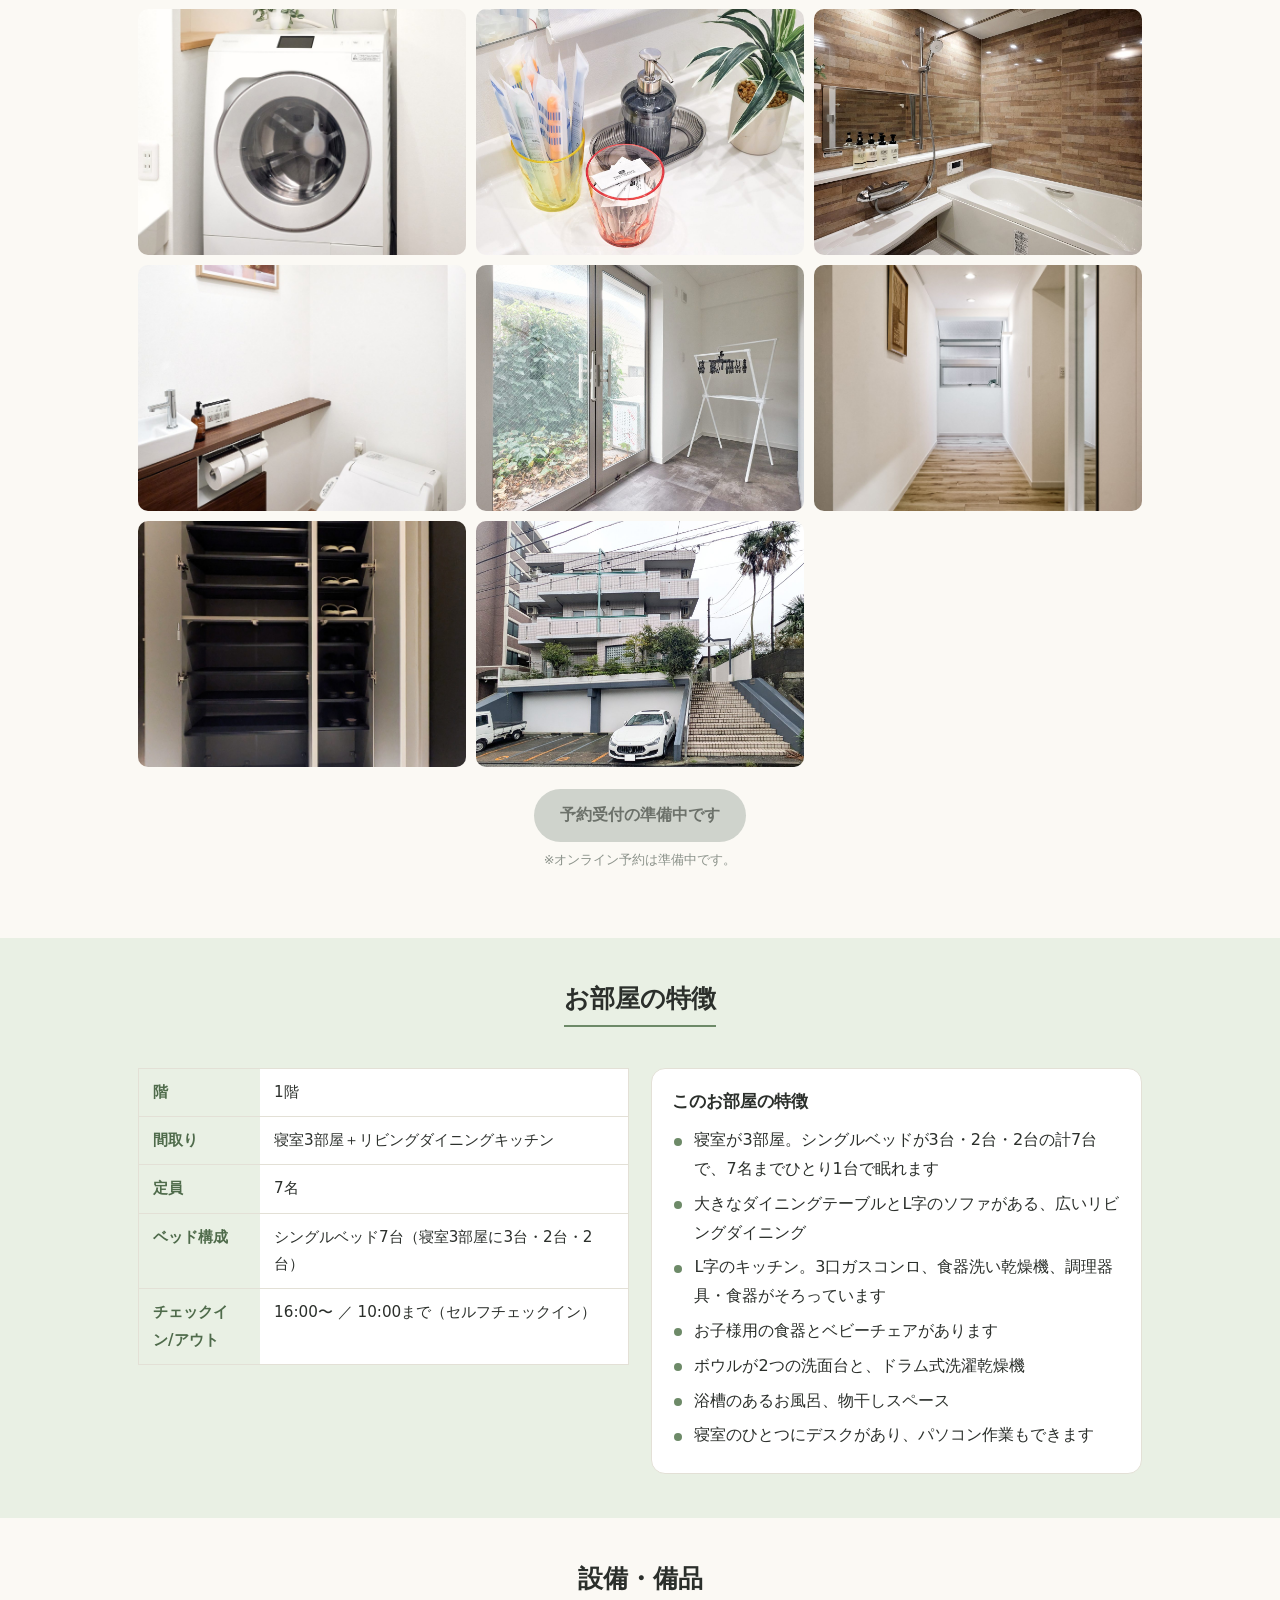
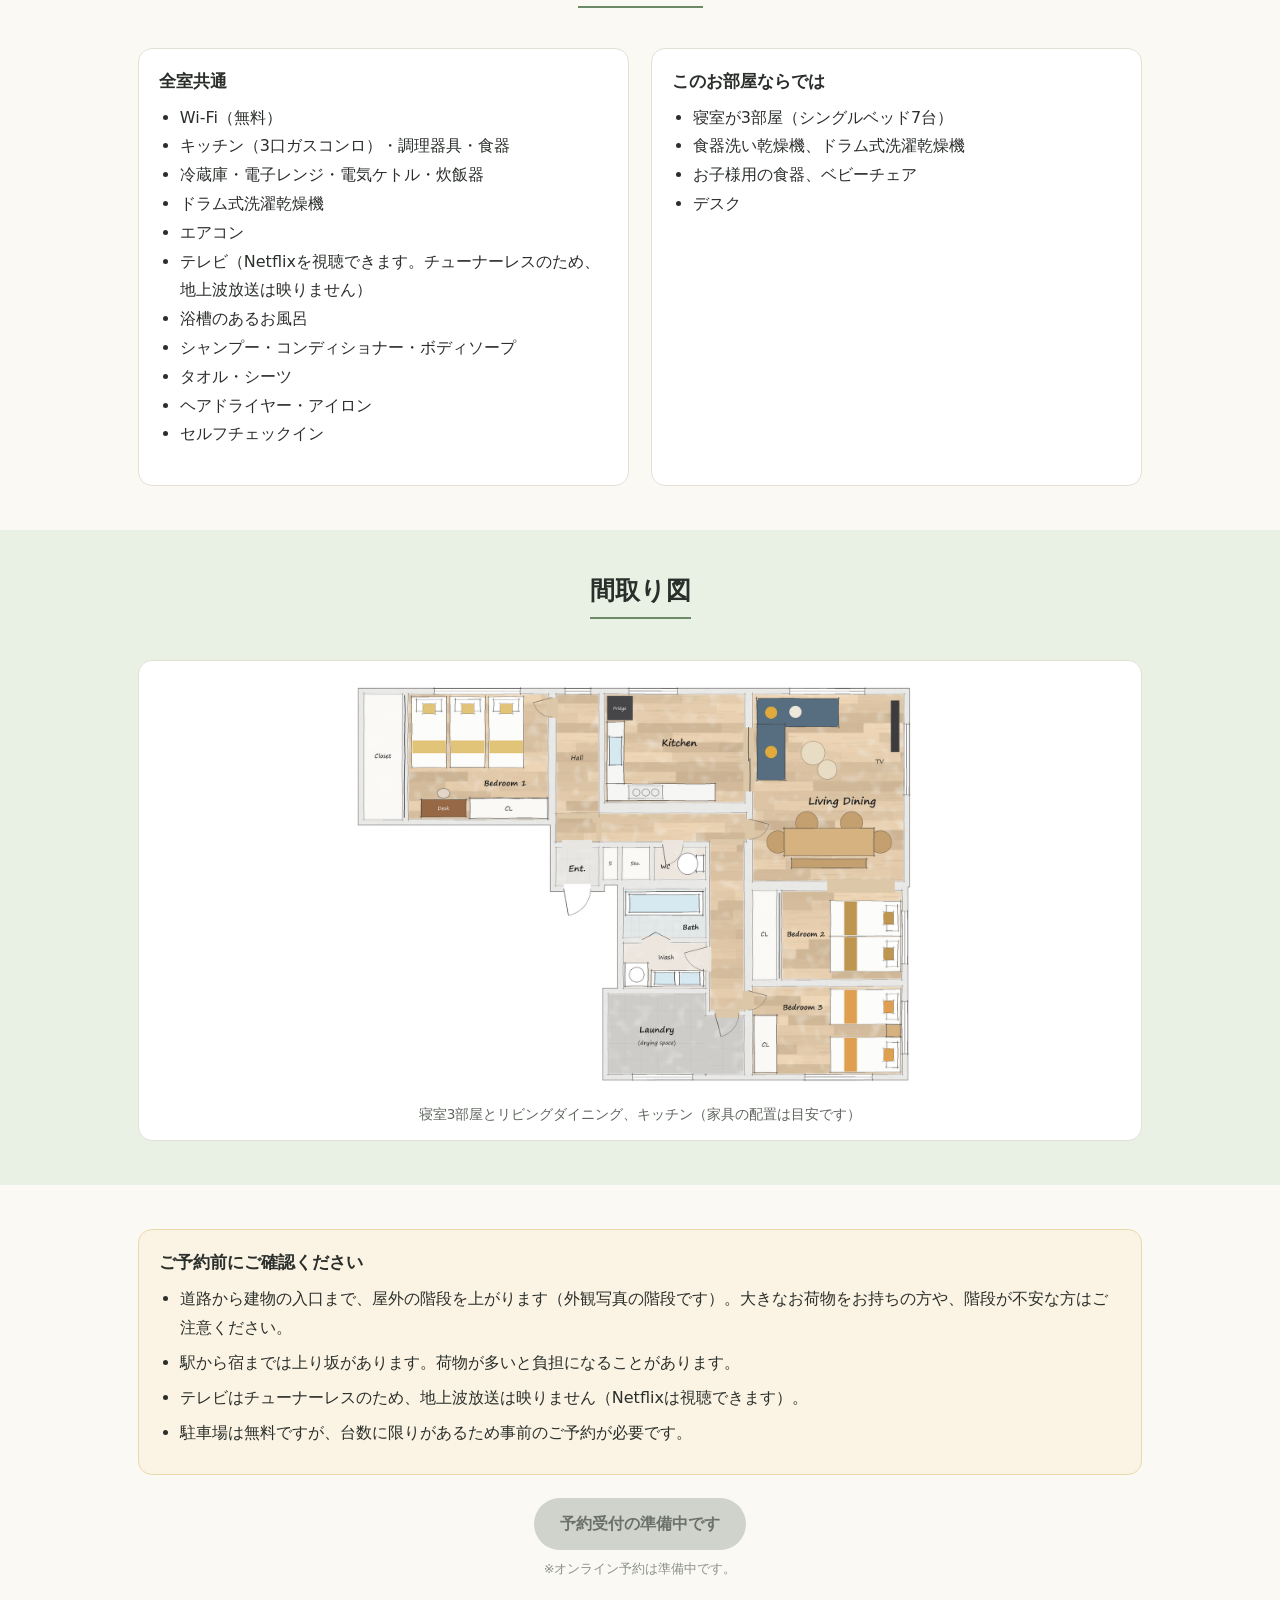
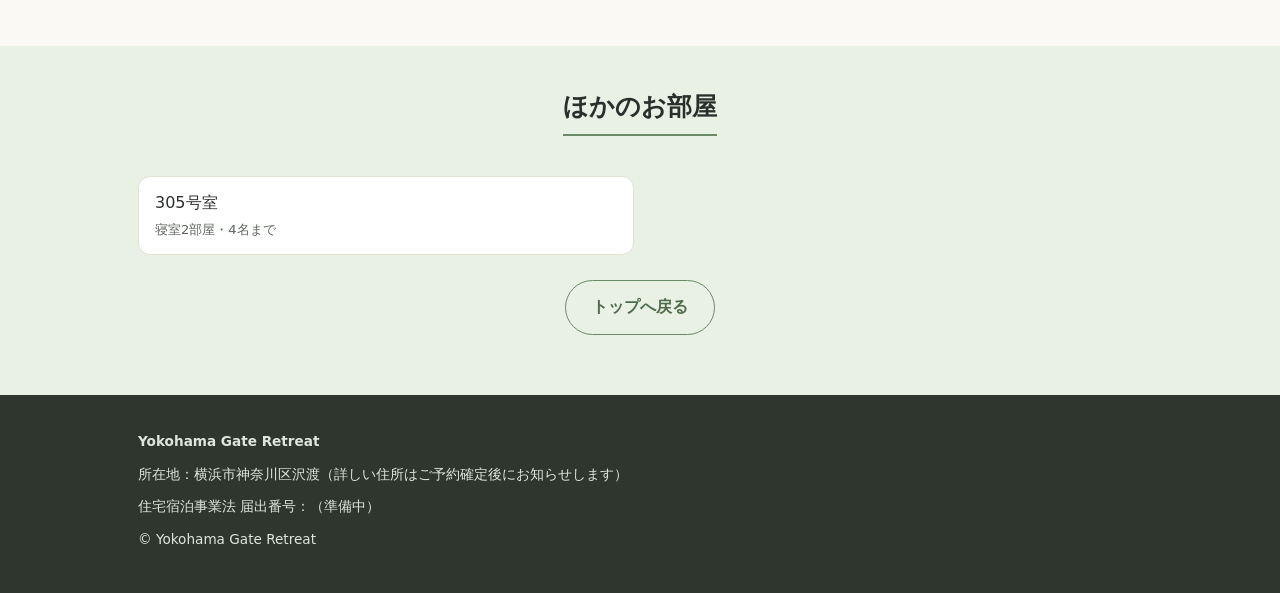
<file: sawatari/site/rooms/101.html>
<!DOCTYPE html>
<html lang="ja">
<head>
<meta charset="utf-8">
<meta name="viewport" content="width=device-width, initial-scale=1">
<meta name="robots" content="noindex, nofollow">
<title>101号室 | Yokohama Gate Retreat</title>
<meta name="description" content="Yokohama Gate Retreat 101号室。広いリビングダイニングと寝室3部屋、シングルベッド7台。7名まで泊まれるお部屋です。">
<link rel="alternate" hreflang="ja" href="https://stay.neconote.net/sawatari/rooms/101.html">
<link rel="alternate" hreflang="en" href="https://stay.neconote.net/sawatari/en/rooms/101.html">
<link rel="stylesheet" href="../css/style.css">
</head>
<body>
<header class="site-header"><div class="wrap">
<a class="brand" href="../index.html">Yokohama Gate Retreat<small>横浜</small></a>
<nav class="nav" aria-label="menu"><a class="lang" href="../en/rooms/101.html" hreflang="en" lang="en">English</a></nav>
</div></header>
<div class="wrap crumbs"><a href="../index.html">Yokohama Gate Retreat</a> &rsaquo; 101号室</div><main>
<section style="padding-top:18px"><div class="wrap">
<h1>101号室</h1>
<p>広いリビングダイニングと寝室3部屋。家族や友人グループ7名までが、ゆったり過ごせる1階のお部屋です。</p>
<!--photo:gallery101-->
<div class="gallery">
<a class="first" href="../images/101/01-cover.jpg"><img src="../images/101/01-cover.jpg" width="1440" height="960" alt="ダイニングテーブルとソファのある広いリビング"></a>
<a href="../images/101/02-living.jpg"><img src="../images/101/02-living.jpg" width="1440" height="960" alt="大きなダイニングテーブルとソファ、テレビ" loading="lazy"></a>
<a href="../images/101/03-living.jpg"><img src="../images/101/03-living.jpg" width="1440" height="960" alt="L字のソファとローテーブル" loading="lazy"></a>
<a href="../images/101/04-living.jpg"><img src="../images/101/04-living.jpg" width="1440" height="960" alt="リビングを上から見たところ" loading="lazy"></a>
<a href="../images/101/05-living.jpg"><img src="../images/101/05-living.jpg" width="1440" height="960" alt="ソファからテレビを見たところ" loading="lazy"></a>
<a href="../images/101/06-dining.jpg"><img src="../images/101/06-dining.jpg" width="1440" height="960" alt="ダイニングテーブルとベンチ" loading="lazy"></a>
<a href="../images/101/07-dining.jpg"><img src="../images/101/07-dining.jpg" width="1440" height="960" alt="夜のダイニング" loading="lazy"></a>
<a href="../images/101/08-bedroom1.jpg"><img src="../images/101/08-bedroom1.jpg" width="1440" height="960" alt="ベッド3台の寝室" loading="lazy"></a>
<a href="../images/101/09-bedroom1.jpg"><img src="../images/101/09-bedroom1.jpg" width="1440" height="960" alt="ベッド3台の寝室とクローゼット" loading="lazy"></a>
<a href="../images/101/10-bedroom1.jpg"><img src="../images/101/10-bedroom1.jpg" width="1440" height="960" alt="寝室のデスク" loading="lazy"></a>
<a href="../images/101/11-bedroom1.jpg"><img src="../images/101/11-bedroom1.jpg" width="1440" height="960" alt="寝室の収納とデスク" loading="lazy"></a>
<a href="../images/101/12-bedroom1.jpg"><img src="../images/101/12-bedroom1.jpg" width="1440" height="960" alt="夜の寝室" loading="lazy"></a>
<a href="../images/101/13-bedroom2.jpg"><img src="../images/101/13-bedroom2.jpg" width="1440" height="960" alt="リビング横の寝室（ベッド2台）" loading="lazy"></a>
<a href="../images/101/14-bedroom2.jpg"><img src="../images/101/14-bedroom2.jpg" width="1440" height="960" alt="リビング横の寝室とクローゼット" loading="lazy"></a>
<a href="../images/101/15-bedroom2.jpg"><img src="../images/101/15-bedroom2.jpg" width="1440" height="1080" alt="リビングから見た寝室" loading="lazy"></a>
<a href="../images/101/16-bedroom3.jpg"><img src="../images/101/16-bedroom3.jpg" width="1440" height="960" alt="ベッド2台の寝室" loading="lazy"></a>
<a href="../images/101/17-bedroom3.jpg"><img src="../images/101/17-bedroom3.jpg" width="1440" height="1920" alt="ベッドサイドの照明" loading="lazy"></a>
<a href="../images/101/18-bedroom3.jpg"><img src="../images/101/18-bedroom3.jpg" width="1440" height="1920" alt="寝室のクローゼット" loading="lazy"></a>
<a href="../images/101/19-kitchen.jpg"><img src="../images/101/19-kitchen.jpg" width="1440" height="960" alt="L字のキッチン" loading="lazy"></a>
<a href="../images/101/20-kitchen.jpg"><img src="../images/101/20-kitchen.jpg" width="1440" height="1920" alt="3口のガスコンロとグリル" loading="lazy"></a>
<a href="../images/101/21-kitchen.jpg"><img src="../images/101/21-kitchen.jpg" width="1440" height="1920" alt="食器洗い乾燥機" loading="lazy"></a>
<a href="../images/101/22-kitchen.jpg"><img src="../images/101/22-kitchen.jpg" width="1440" height="1920" alt="冷蔵庫と電子レンジ" loading="lazy"></a>
<a href="../images/101/23-kitchen.jpg"><img src="../images/101/23-kitchen.jpg" width="1440" height="960" alt="電気ケトルと調理器具" loading="lazy"></a>
<a href="../images/101/24-kitchen.jpg"><img src="../images/101/24-kitchen.jpg" width="1440" height="960" alt="鍋・フライパン・包丁" loading="lazy"></a>
<a href="../images/101/25-kitchen.jpg"><img src="../images/101/25-kitchen.jpg" width="1440" height="960" alt="食器・グラス・カトラリー" loading="lazy"></a>
<a href="../images/101/26-kitchen.jpg"><img src="../images/101/26-kitchen.jpg" width="1440" height="960" alt="お子様用の食器" loading="lazy"></a>
<a href="../images/101/27-kids.jpg"><img src="../images/101/27-kids.jpg" width="1440" height="1920" alt="ベビーチェア" loading="lazy"></a>
<a href="../images/101/28-washroom.jpg"><img src="../images/101/28-washroom.jpg" width="1440" height="960" alt="洗面台（ボウル2つ）とドラム式洗濯乾燥機" loading="lazy"></a>
<a href="../images/101/29-washroom.jpg"><img src="../images/101/29-washroom.jpg" width="1440" height="1920" alt="ドラム式洗濯乾燥機" loading="lazy"></a>
<a href="../images/101/30-washroom.jpg"><img src="../images/101/30-washroom.jpg" width="1440" height="960" alt="洗面台のアメニティ" loading="lazy"></a>
<a href="../images/101/31-bath.jpg"><img src="../images/101/31-bath.jpg" width="1440" height="960" alt="浴室" loading="lazy"></a>
<a href="../images/101/32-toilet.jpg"><img src="../images/101/32-toilet.jpg" width="1440" height="1920" alt="トイレ" loading="lazy"></a>
<a href="../images/101/33-laundry.jpg"><img src="../images/101/33-laundry.jpg" width="1440" height="960" alt="物干しスペース" loading="lazy"></a>
<a href="../images/101/34-hall.jpg"><img src="../images/101/34-hall.jpg" width="1440" height="1920" alt="玄関から見た廊下" loading="lazy"></a>
<a href="../images/101/35-entrance.jpg"><img src="../images/101/35-entrance.jpg" width="1440" height="2413" alt="玄関の靴箱" loading="lazy"></a>
<a href="../images/101/36-exterior.jpg"><img src="../images/101/36-exterior.jpg" width="1440" height="960" alt="建物の外観と、入口へ上がる階段・駐車場" loading="lazy"></a>
</div>
<!--/photo:gallery101-->
<div class="book">
<!-- 予約リンクは未設定（予約システムの設定が済んだら、このボタンを <a href="..."> に置き換える） -->
<button class="btn btn-primary" type="button" disabled>予約受付の準備中です</button>
<span class="note">※オンライン予約は準備中です。</span>
</div>
</div></section>
<section class="alt"><div class="wrap">
<div class="sec-title"><h2>お部屋の特徴</h2></div>
<div class="grid2">
<div>
<table class="spec">
<tr><th>階</th><td>1階</td></tr>
<tr><th>間取り</th><td>寝室3部屋＋リビングダイニングキッチン</td></tr>
<tr><th>定員</th><td>7名</td></tr>
<tr><th>ベッド構成</th><td>シングルベッド7台（寝室3部屋に3台・2台・2台）</td></tr>
<tr><th>チェックイン/アウト</th><td>16:00〜 ／ 10:00まで（セルフチェックイン）</td></tr>
</table>
</div>
<div class="box">
<h3>このお部屋の特徴</h3>
<ul class="cols" style="columns:1">
<li>寝室が3部屋。シングルベッドが3台・2台・2台の計7台で、7名までひとり1台で眠れます</li>
<li>大きなダイニングテーブルとL字のソファがある、広いリビングダイニング</li>
<li>L字のキッチン。3口ガスコンロ、食器洗い乾燥機、調理器具・食器がそろっています</li>
<li>お子様用の食器とベビーチェアがあります</li>
<li>ボウルが2つの洗面台と、ドラム式洗濯乾燥機</li>
<li>浴槽のあるお風呂、物干しスペース</li>
<li>寝室のひとつにデスクがあり、パソコン作業もできます</li>
</ul>
</div>
</div>
</div></section>
<section><div class="wrap">
<div class="sec-title"><h2>設備・備品</h2></div>
<div class="grid2">
<div class="box"><h3>全室共通</h3><ul>
<li>Wi-Fi（無料）</li>
<li>キッチン（3口ガスコンロ）・調理器具・食器</li>
<li>冷蔵庫・電子レンジ・電気ケトル・炊飯器</li>
<li>ドラム式洗濯乾燥機</li>
<li>エアコン</li>
<li>テレビ（Netflixを視聴できます。チューナーレスのため、地上波放送は映りません）</li>
<li>浴槽のあるお風呂</li>
<li>シャンプー・コンディショナー・ボディソープ</li>
<li>タオル・シーツ</li>
<li>ヘアドライヤー・アイロン</li>
<li>セルフチェックイン</li>
</ul></div>
<div class="box"><h3>このお部屋ならでは</h3><ul><li>寝室が3部屋（シングルベッド7台）</li><li>食器洗い乾燥機、ドラム式洗濯乾燥機</li><li>お子様用の食器、ベビーチェア</li><li>デスク</li></ul></div>
</div>
</div></section>
<section class="alt"><div class="wrap">
<div class="sec-title"><h2>間取り図</h2></div>
<figure class="plan"><img src="../images/101/floorplan.png" width="1440" height="1034" alt="101号室の間取り図" loading="lazy"><figcaption>寝室3部屋とリビングダイニング、キッチン（家具の配置は目安です）</figcaption></figure>
</div></section>
<section><div class="wrap">
<div class="notice">
<h3>ご予約前にご確認ください</h3>
<ul><li>道路から建物の入口まで、屋外の階段を上がります（外観写真の階段です）。大きなお荷物をお持ちの方や、階段が不安な方はご注意ください。</li><li>駅から宿までは上り坂があります。荷物が多いと負担になることがあります。</li><li>テレビはチューナーレスのため、地上波放送は映りません（Netflixは視聴できます）。</li><li>駐車場は無料ですが、台数に限りがあるため事前のご予約が必要です。</li></ul>
</div>
<div class="book">
<!-- 予約リンクは未設定（予約システムの設定が済んだら、このボタンを <a href="..."> に置き換える） -->
<button class="btn btn-primary" type="button" disabled>予約受付の準備中です</button>
<span class="note">※オンライン予約は準備中です。</span>
</div>

</div></section>
<section class="alt"><div class="wrap">
<div class="sec-title"><h2>ほかのお部屋</h2></div>
<div class="room-links">
<a href="305.html">305号室<span>寝室2部屋・4名まで</span></a>
</div>
<p style="text-align:center;margin-top:1.6em"><a class="btn btn-line" href="../index.html">トップへ戻る</a></p>
</div></section>
</main>
<footer><div class="wrap">
<p><strong>Yokohama Gate Retreat</strong></p>
<p>所在地：横浜市神奈川区沢渡（詳しい住所はご予約確定後にお知らせします）</p>
<p>住宅宿泊事業法 届出番号：（準備中）</p>
<p>&copy; Yokohama Gate Retreat</p>
</div></footer>
<script src="../js/gallery.js"></script>
</body>
</html>
</file>
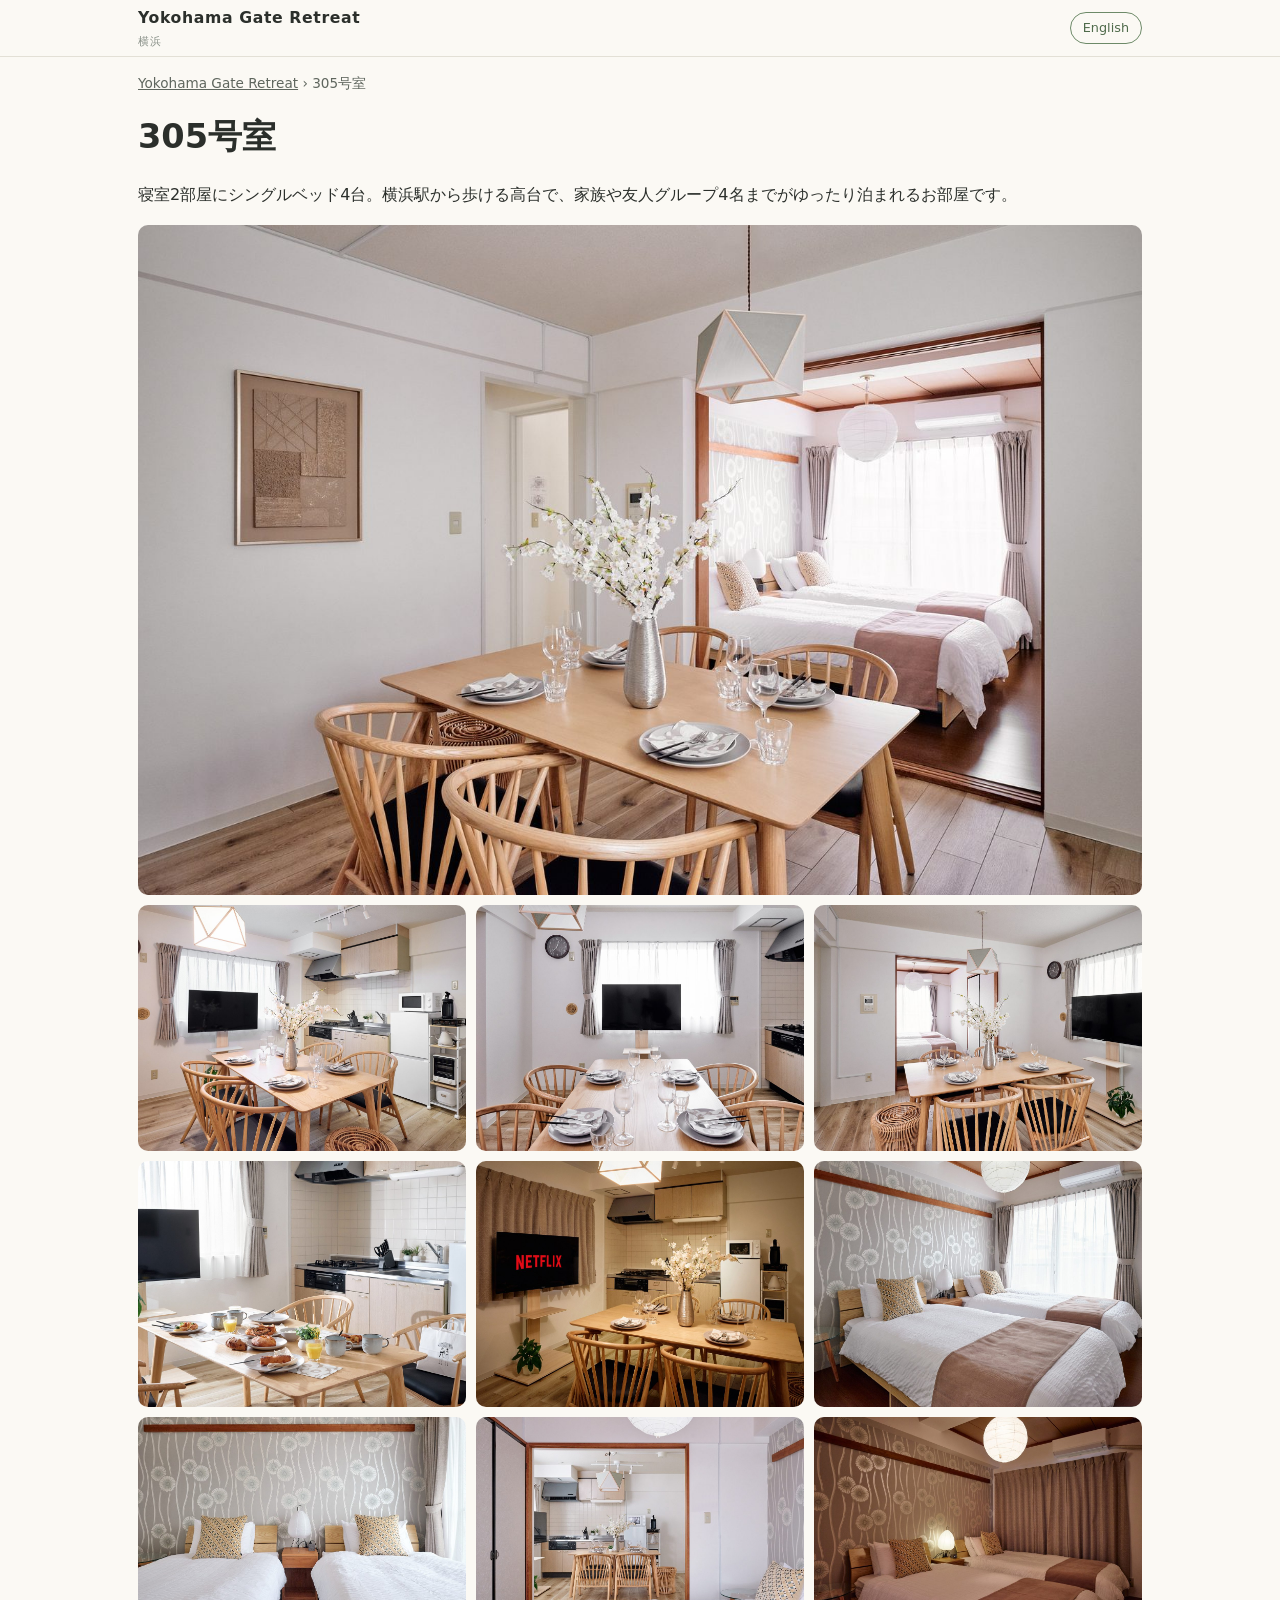
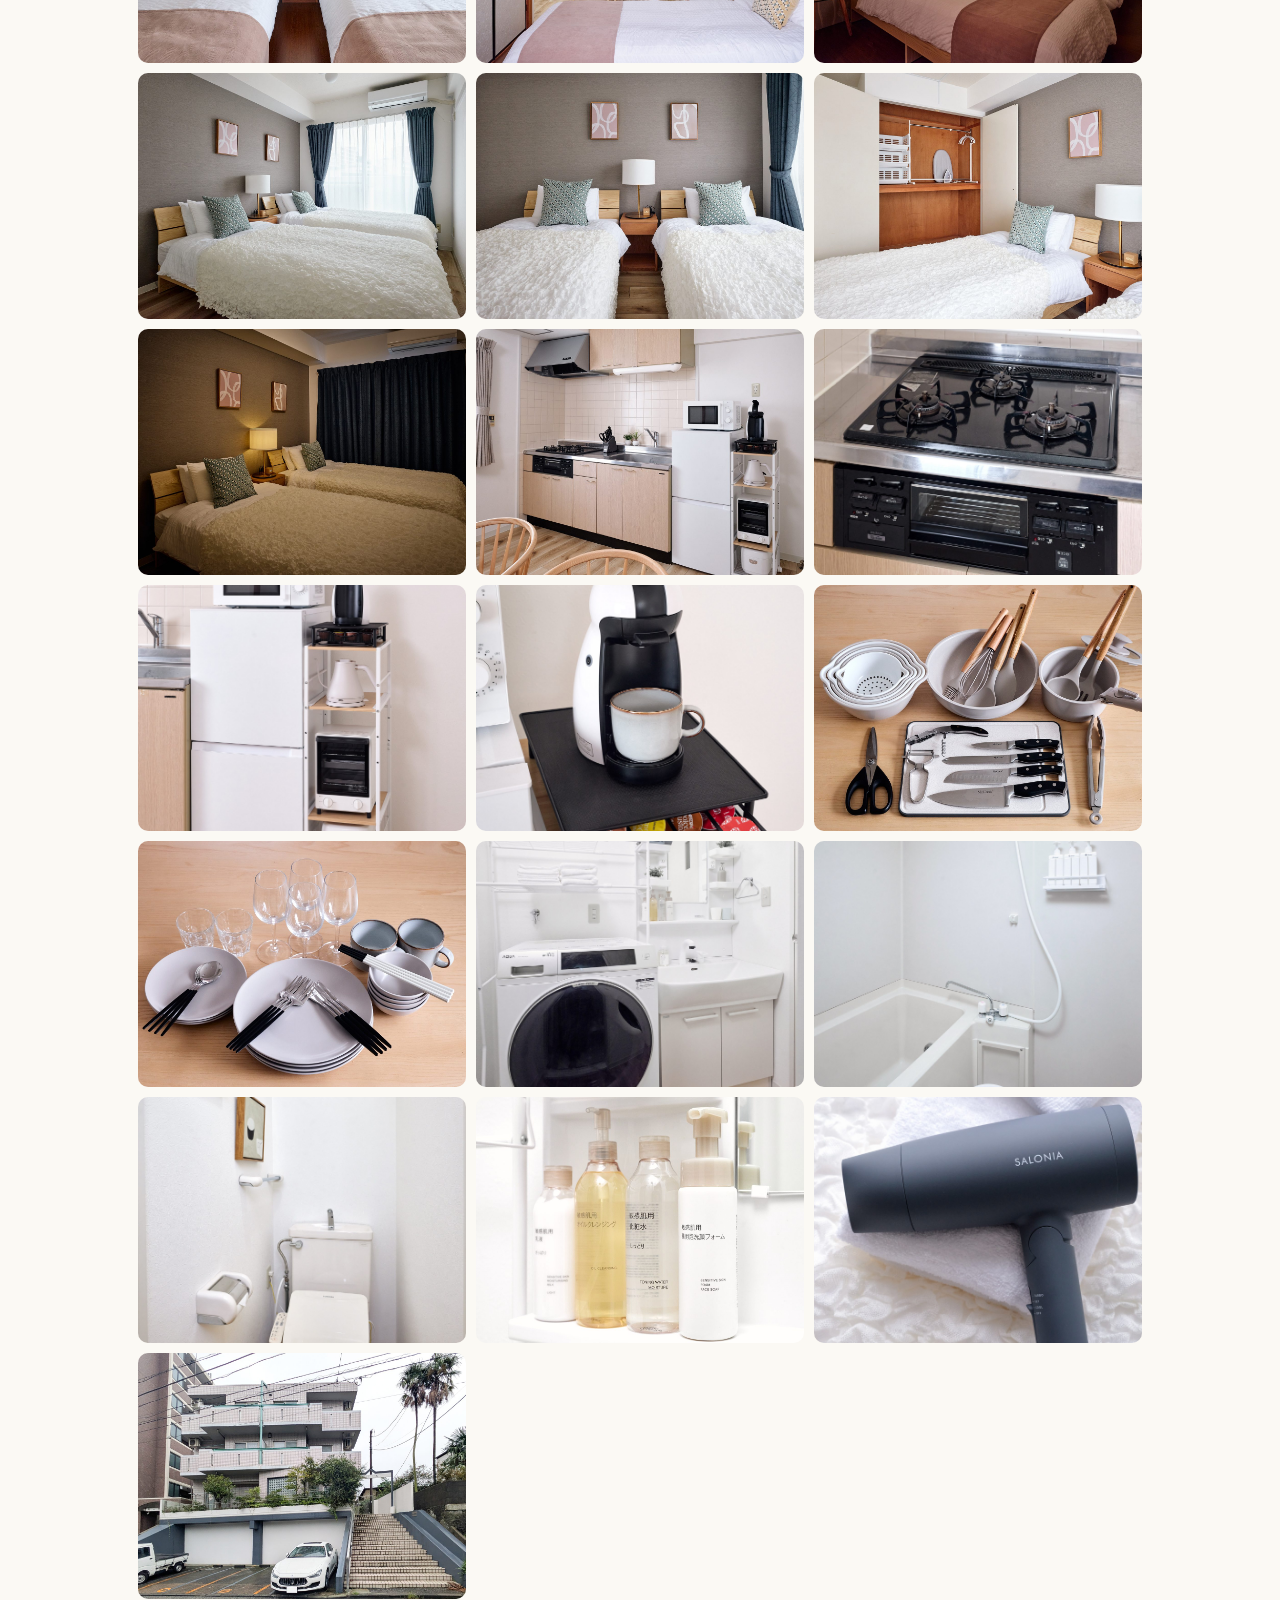
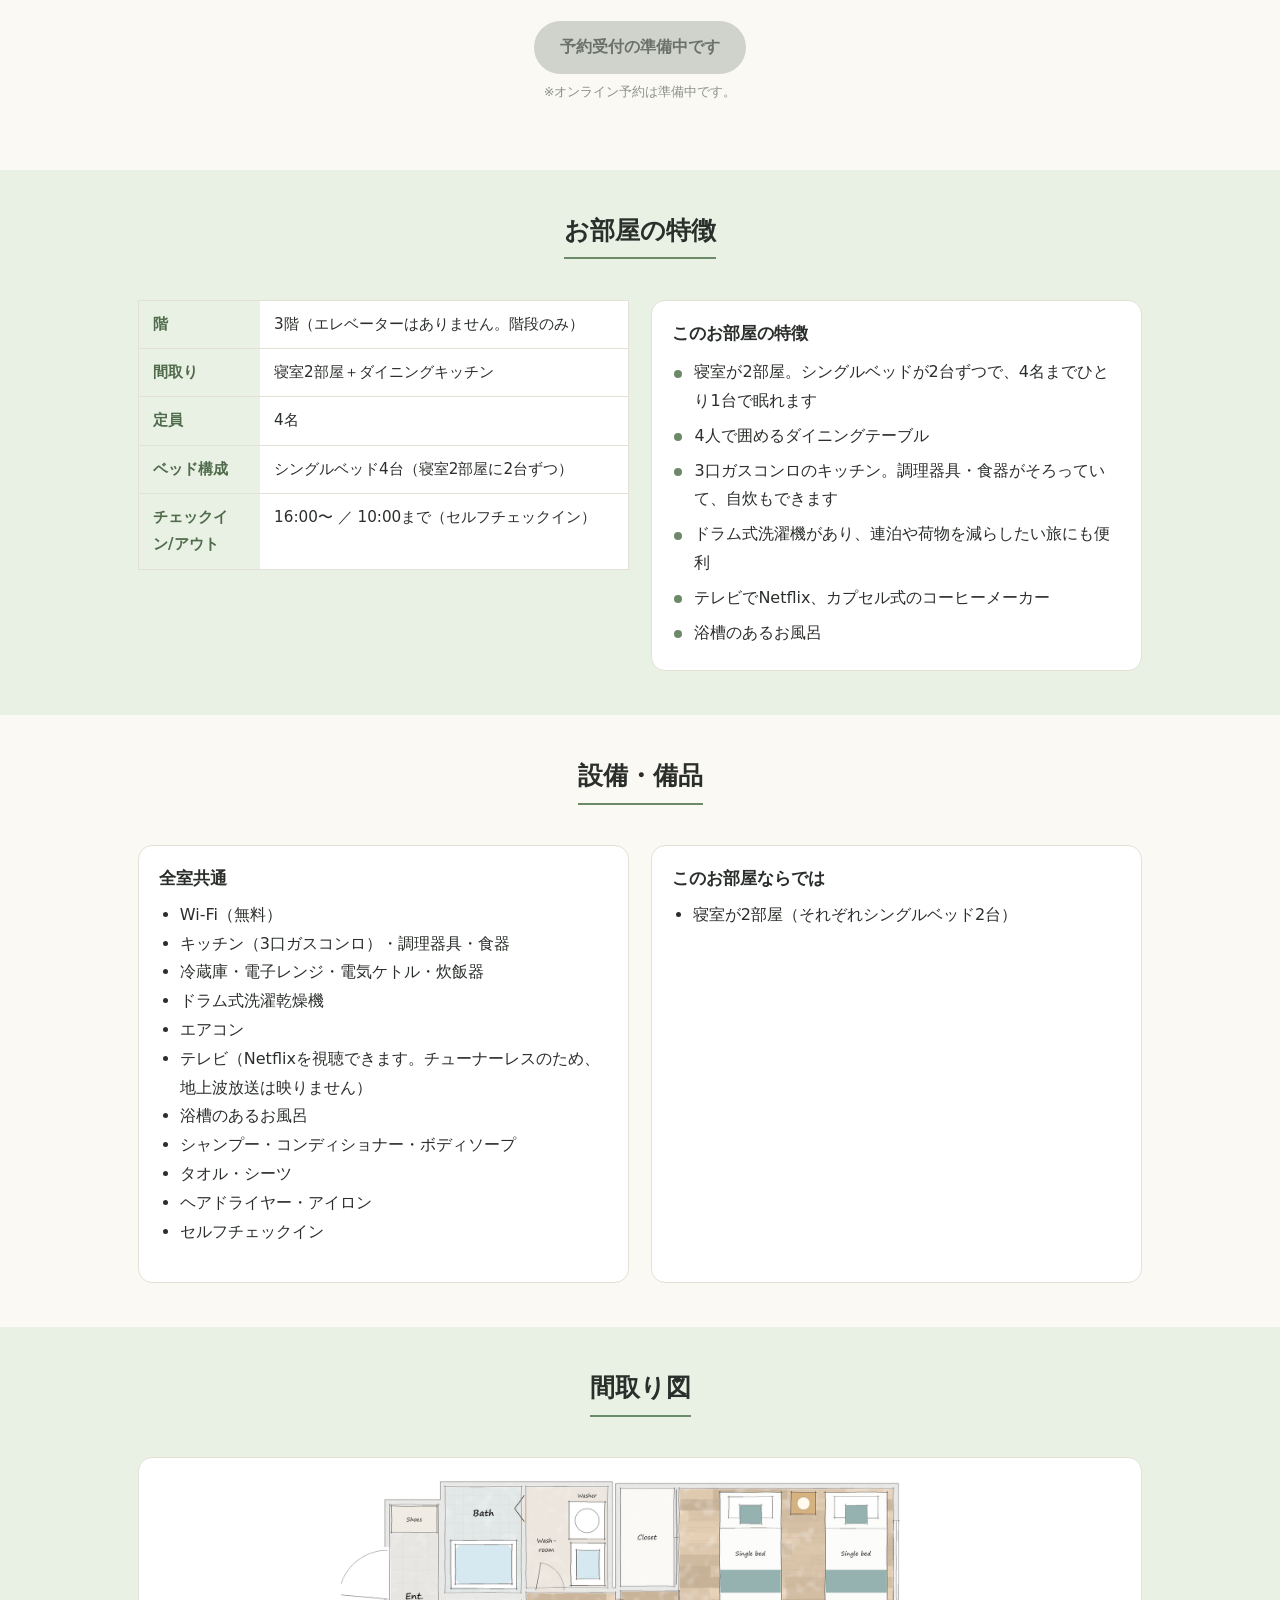
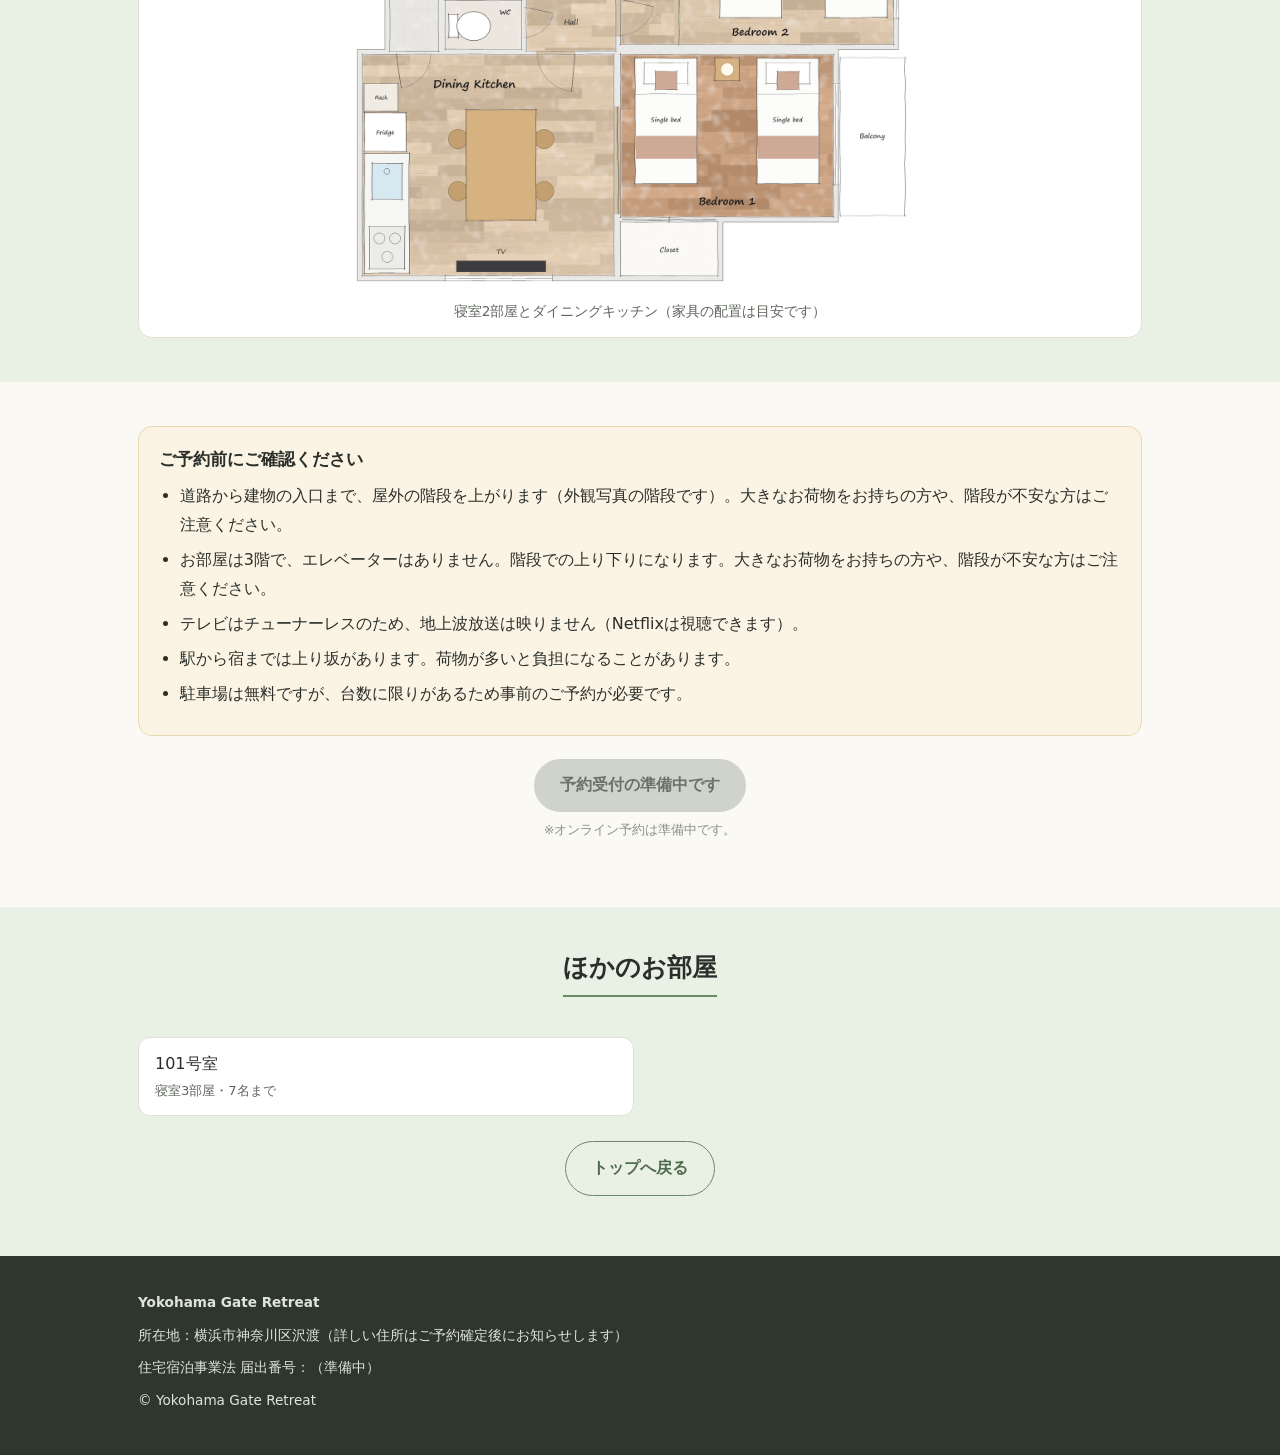
<file: sawatari/site/rooms/305.html>
<!DOCTYPE html>
<html lang="ja">
<head>
<meta charset="utf-8">
<meta name="viewport" content="width=device-width, initial-scale=1">
<meta name="robots" content="noindex, nofollow">
<title>305号室 | Yokohama Gate Retreat</title>
<meta name="description" content="Yokohama Gate Retreat 305号室。寝室2部屋にシングルベッド4台、4名まで泊まれるお部屋です。">
<link rel="alternate" hreflang="ja" href="https://stay.neconote.net/sawatari/rooms/305.html">
<link rel="alternate" hreflang="en" href="https://stay.neconote.net/sawatari/en/rooms/305.html">
<link rel="stylesheet" href="../css/style.css">
</head>
<body>
<header class="site-header"><div class="wrap">
<a class="brand" href="../index.html">Yokohama Gate Retreat<small>横浜</small></a>
<nav class="nav" aria-label="menu"><a class="lang" href="../en/rooms/305.html" hreflang="en" lang="en">English</a></nav>
</div></header>
<div class="wrap crumbs"><a href="../index.html">Yokohama Gate Retreat</a> &rsaquo; 305号室</div><main>
<section style="padding-top:18px"><div class="wrap">
<h1>305号室</h1>
<p>寝室2部屋にシングルベッド4台。横浜駅から歩ける高台で、家族や友人グループ4名までがゆったり泊まれるお部屋です。</p>
<!--photo:gallery305-->
<div class="gallery">
<a class="first" href="../images/305/01-cover.jpg"><img src="../images/305/01-cover.jpg" width="1440" height="960" alt="ダイニングと、その奥に見える寝室"></a>
<a href="../images/305/02-dining.jpg"><img src="../images/305/02-dining.jpg" width="1440" height="960" alt="テレビとキッチンのあるダイニング" loading="lazy"></a>
<a href="../images/305/03-dining.jpg"><img src="../images/305/03-dining.jpg" width="1440" height="960" alt="4人掛けのダイニングテーブルとテレビ" loading="lazy"></a>
<a href="../images/305/04-dining.jpg"><img src="../images/305/04-dining.jpg" width="1440" height="960" alt="ダイニングから寝室を見たところ" loading="lazy"></a>
<a href="../images/305/05-dining.jpg"><img src="../images/305/05-dining.jpg" width="1440" height="960" alt="朝食を並べたダイニングテーブル" loading="lazy"></a>
<a href="../images/305/06-tv.jpg"><img src="../images/305/06-tv.jpg" width="1440" height="960" alt="テレビでNetflixを視聴できます" loading="lazy"></a>
<a href="../images/305/07-bedroom1.jpg"><img src="../images/305/07-bedroom1.jpg" width="1440" height="960" alt="ベッド2台の寝室（ダイニングの隣）" loading="lazy"></a>
<a href="../images/305/08-bedroom1.jpg"><img src="../images/305/08-bedroom1.jpg" width="1440" height="960" alt="ベッド2台とベッドサイドの照明" loading="lazy"></a>
<a href="../images/305/09-bedroom1.jpg"><img src="../images/305/09-bedroom1.jpg" width="1440" height="960" alt="寝室からダイニングを見たところ" loading="lazy"></a>
<a href="../images/305/10-bedroom1.jpg"><img src="../images/305/10-bedroom1.jpg" width="1440" height="960" alt="夜の寝室" loading="lazy"></a>
<a href="../images/305/11-bedroom2.jpg"><img src="../images/305/11-bedroom2.jpg" width="1440" height="960" alt="ベッド2台のもう一つの寝室" loading="lazy"></a>
<a href="../images/305/12-bedroom2.jpg"><img src="../images/305/12-bedroom2.jpg" width="1440" height="960" alt="ベッド2台とベッドサイドの照明" loading="lazy"></a>
<a href="../images/305/13-bedroom2.jpg"><img src="../images/305/13-bedroom2.jpg" width="1440" height="960" alt="寝室のクローゼット" loading="lazy"></a>
<a href="../images/305/14-bedroom2.jpg"><img src="../images/305/14-bedroom2.jpg" width="1440" height="960" alt="夜の寝室" loading="lazy"></a>
<a href="../images/305/15-kitchen.jpg"><img src="../images/305/15-kitchen.jpg" width="1440" height="960" alt="キッチン" loading="lazy"></a>
<a href="../images/305/16-kitchen.jpg"><img src="../images/305/16-kitchen.jpg" width="1440" height="1920" alt="3口のガスコンロとグリル" loading="lazy"></a>
<a href="../images/305/17-kitchen.jpg"><img src="../images/305/17-kitchen.jpg" width="1440" height="1920" alt="冷蔵庫・電子レンジ・トースター・電気ケトル・炊飯器" loading="lazy"></a>
<a href="../images/305/18-kitchen.jpg"><img src="../images/305/18-kitchen.jpg" width="1440" height="1920" alt="カプセル式のコーヒーメーカー" loading="lazy"></a>
<a href="../images/305/19-kitchen.jpg"><img src="../images/305/19-kitchen.jpg" width="1440" height="960" alt="調理器具" loading="lazy"></a>
<a href="../images/305/20-kitchen.jpg"><img src="../images/305/20-kitchen.jpg" width="1440" height="960" alt="食器・グラス・カトラリー" loading="lazy"></a>
<a href="../images/305/21-washroom.jpg"><img src="../images/305/21-washroom.jpg" width="1440" height="1920" alt="洗面台とドラム式洗濯機" loading="lazy"></a>
<a href="../images/305/22-bath.jpg"><img src="../images/305/22-bath.jpg" width="1440" height="1920" alt="浴室" loading="lazy"></a>
<a href="../images/305/23-toilet.jpg"><img src="../images/305/23-toilet.jpg" width="1440" height="1920" alt="トイレ" loading="lazy"></a>
<a href="../images/305/24-amenity.jpg"><img src="../images/305/24-amenity.jpg" width="1440" height="960" alt="洗面台のスキンケア用品" loading="lazy"></a>
<a href="../images/305/25-amenity.jpg"><img src="../images/305/25-amenity.jpg" width="1440" height="1920" alt="ヘアドライヤー" loading="lazy"></a>
<a href="../images/305/26-exterior.jpg"><img src="../images/305/26-exterior.jpg" width="1440" height="960" alt="建物の外観と駐車場" loading="lazy"></a>
</div>
<!--/photo:gallery305-->
<div class="book">
<!-- 予約リンクは未設定（予約システムの設定が済んだら、このボタンを <a href="..."> に置き換える） -->
<button class="btn btn-primary" type="button" disabled>予約受付の準備中です</button>
<span class="note">※オンライン予約は準備中です。</span>
</div>
</div></section>
<section class="alt"><div class="wrap">
<div class="sec-title"><h2>お部屋の特徴</h2></div>
<div class="grid2">
<div>
<table class="spec">
<tr><th>階</th><td>3階（エレベーターはありません。階段のみ）</td></tr>
<tr><th>間取り</th><td>寝室2部屋＋ダイニングキッチン</td></tr>
<tr><th>定員</th><td>4名</td></tr>
<tr><th>ベッド構成</th><td>シングルベッド4台（寝室2部屋に2台ずつ）</td></tr>
<tr><th>チェックイン/アウト</th><td>16:00〜 ／ 10:00まで（セルフチェックイン）</td></tr>
</table>
</div>
<div class="box">
<h3>このお部屋の特徴</h3>
<ul class="cols" style="columns:1">
<li>寝室が2部屋。シングルベッドが2台ずつで、4名までひとり1台で眠れます</li>
<li>4人で囲めるダイニングテーブル</li>
<li>3口ガスコンロのキッチン。調理器具・食器がそろっていて、自炊もできます</li>
<li>ドラム式洗濯機があり、連泊や荷物を減らしたい旅にも便利</li>
<li>テレビでNetflix、カプセル式のコーヒーメーカー</li>
<li>浴槽のあるお風呂</li>
</ul>
</div>
</div>
</div></section>
<section><div class="wrap">
<div class="sec-title"><h2>設備・備品</h2></div>
<div class="grid2">
<div class="box"><h3>全室共通</h3><ul>
<li>Wi-Fi（無料）</li>
<li>キッチン（3口ガスコンロ）・調理器具・食器</li>
<li>冷蔵庫・電子レンジ・電気ケトル・炊飯器</li>
<li>ドラム式洗濯乾燥機</li>
<li>エアコン</li>
<li>テレビ（Netflixを視聴できます。チューナーレスのため、地上波放送は映りません）</li>
<li>浴槽のあるお風呂</li>
<li>シャンプー・コンディショナー・ボディソープ</li>
<li>タオル・シーツ</li>
<li>ヘアドライヤー・アイロン</li>
<li>セルフチェックイン</li>
</ul></div>
<div class="box"><h3>このお部屋ならでは</h3><ul><li>寝室が2部屋（それぞれシングルベッド2台）</li></ul></div>
</div>
</div></section>
<section class="alt"><div class="wrap">
<div class="sec-title"><h2>間取り図</h2></div>
<figure class="plan"><img src="../images/305/floorplan.png" width="1440" height="1010" alt="305号室の間取り図" loading="lazy"><figcaption>寝室2部屋とダイニングキッチン（家具の配置は目安です）</figcaption></figure>
</div></section>
<section><div class="wrap">
<div class="notice">
<h3>ご予約前にご確認ください</h3>
<ul><li>道路から建物の入口まで、屋外の階段を上がります（外観写真の階段です）。大きなお荷物をお持ちの方や、階段が不安な方はご注意ください。</li><li>お部屋は3階で、エレベーターはありません。階段での上り下りになります。大きなお荷物をお持ちの方や、階段が不安な方はご注意ください。</li><li>テレビはチューナーレスのため、地上波放送は映りません（Netflixは視聴できます）。</li><li>駅から宿までは上り坂があります。荷物が多いと負担になることがあります。</li><li>駐車場は無料ですが、台数に限りがあるため事前のご予約が必要です。</li></ul>
</div>
<div class="book">
<!-- 予約リンクは未設定（予約システムの設定が済んだら、このボタンを <a href="..."> に置き換える） -->
<button class="btn btn-primary" type="button" disabled>予約受付の準備中です</button>
<span class="note">※オンライン予約は準備中です。</span>
</div>

</div></section>
<section class="alt"><div class="wrap">
<div class="sec-title"><h2>ほかのお部屋</h2></div>
<div class="room-links">
<a href="101.html">101号室<span>寝室3部屋・7名まで</span></a>
</div>
<p style="text-align:center;margin-top:1.6em"><a class="btn btn-line" href="../index.html">トップへ戻る</a></p>
</div></section>
</main>
<footer><div class="wrap">
<p><strong>Yokohama Gate Retreat</strong></p>
<p>所在地：横浜市神奈川区沢渡（詳しい住所はご予約確定後にお知らせします）</p>
<p>住宅宿泊事業法 届出番号：（準備中）</p>
<p>&copy; Yokohama Gate Retreat</p>
</div></footer>
<script src="../js/gallery.js"></script>
</body>
</html>
</file>
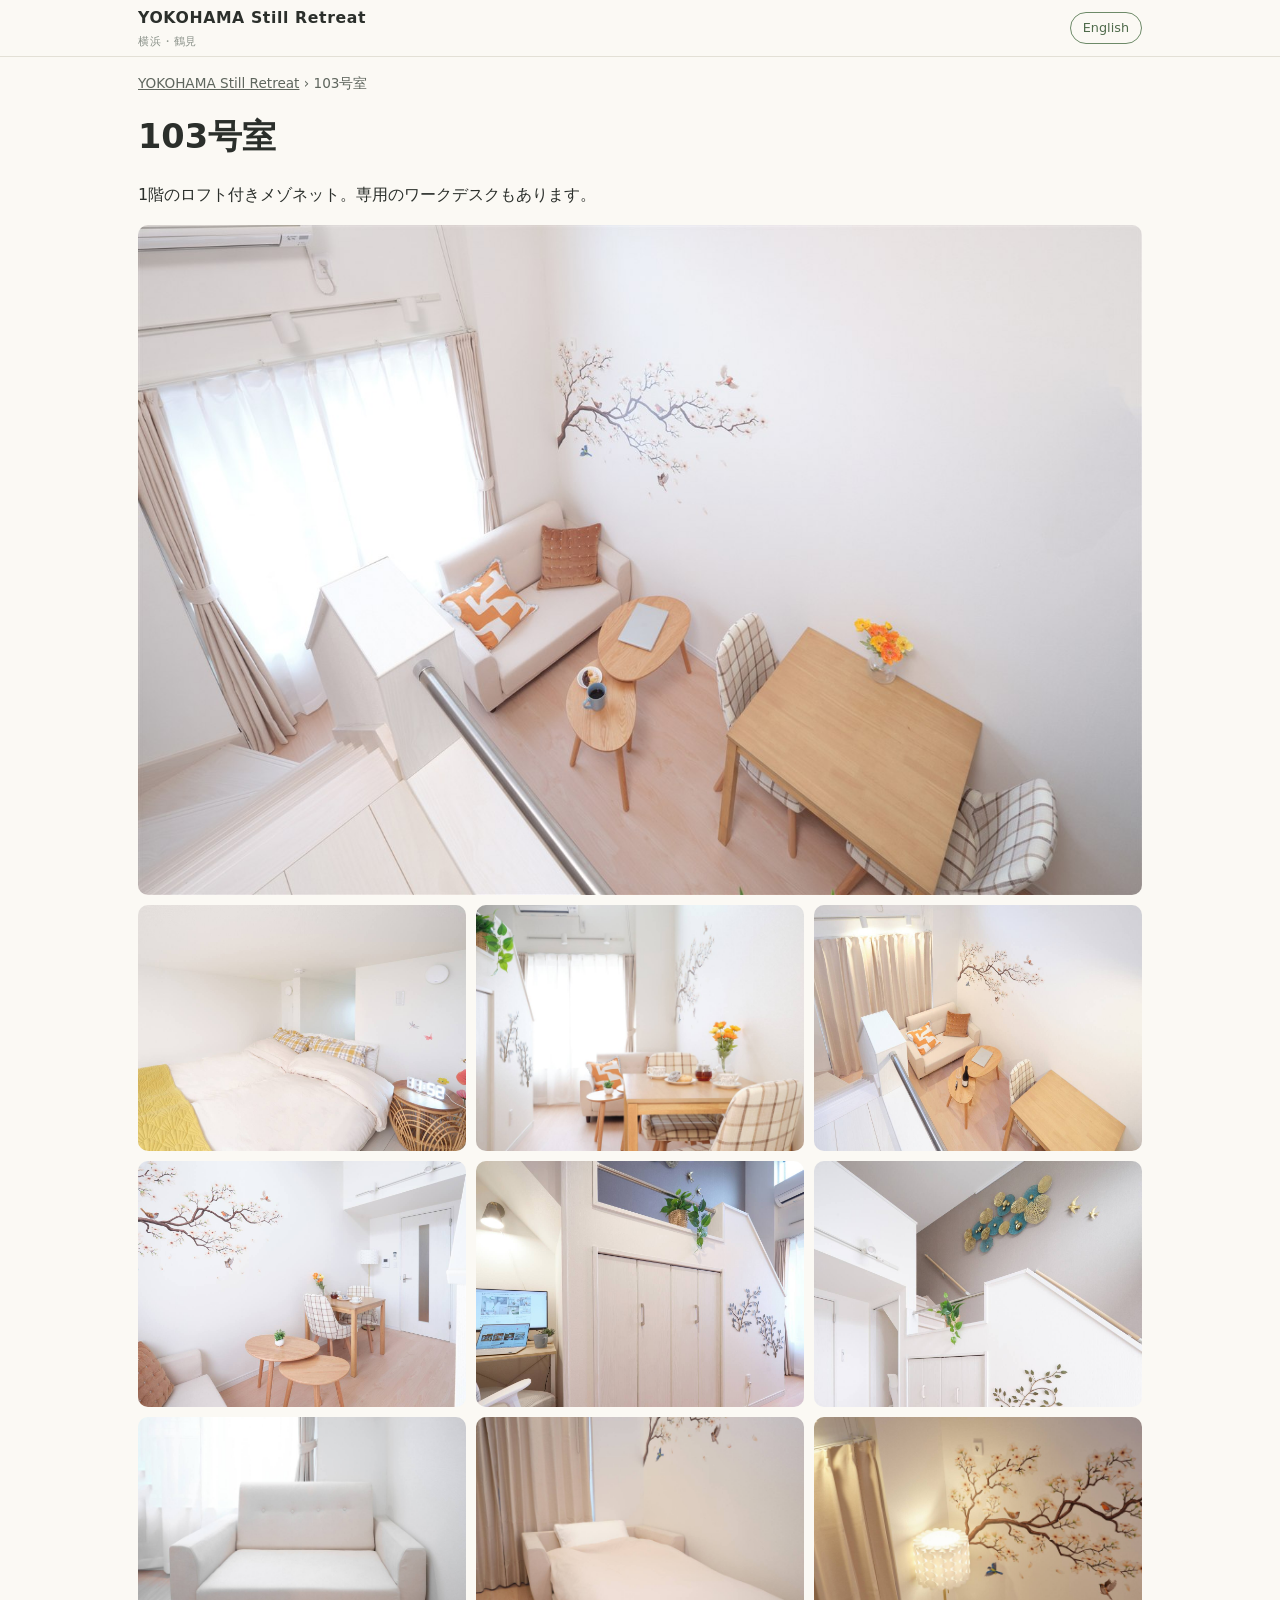
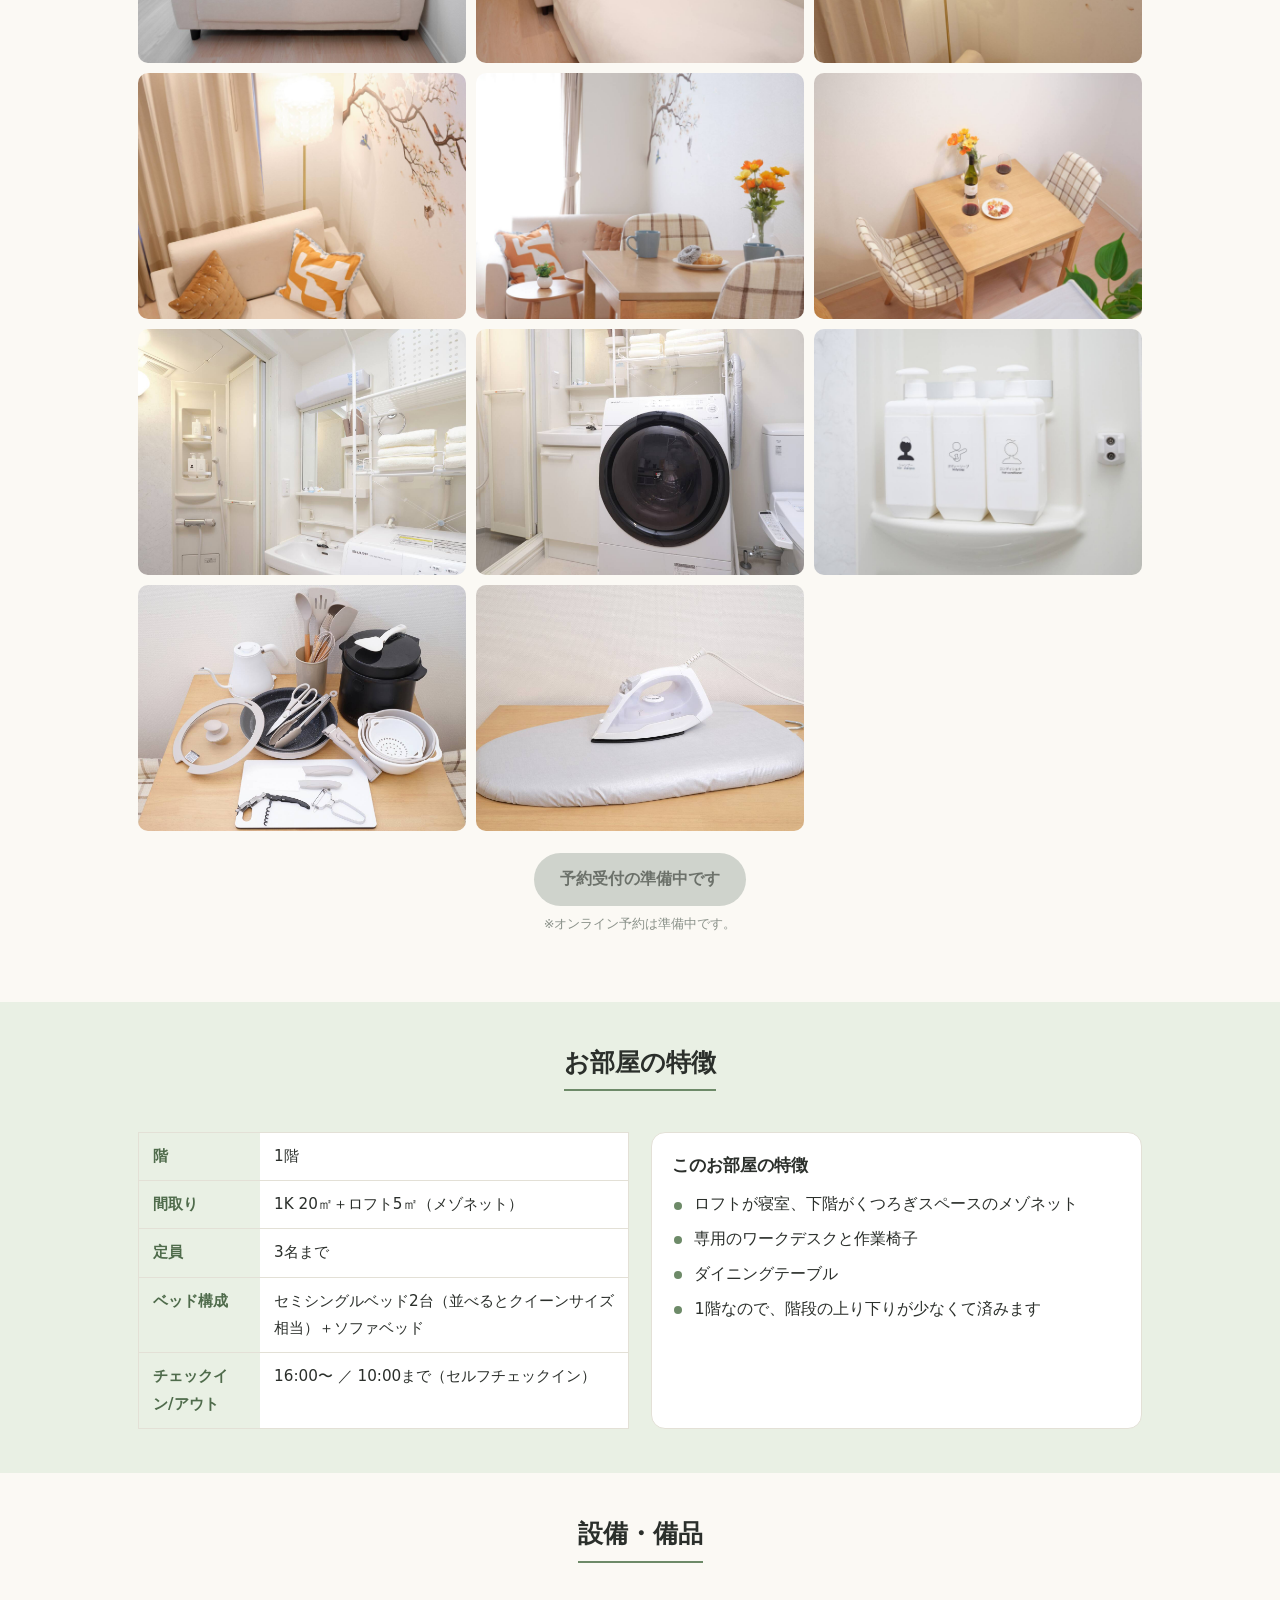
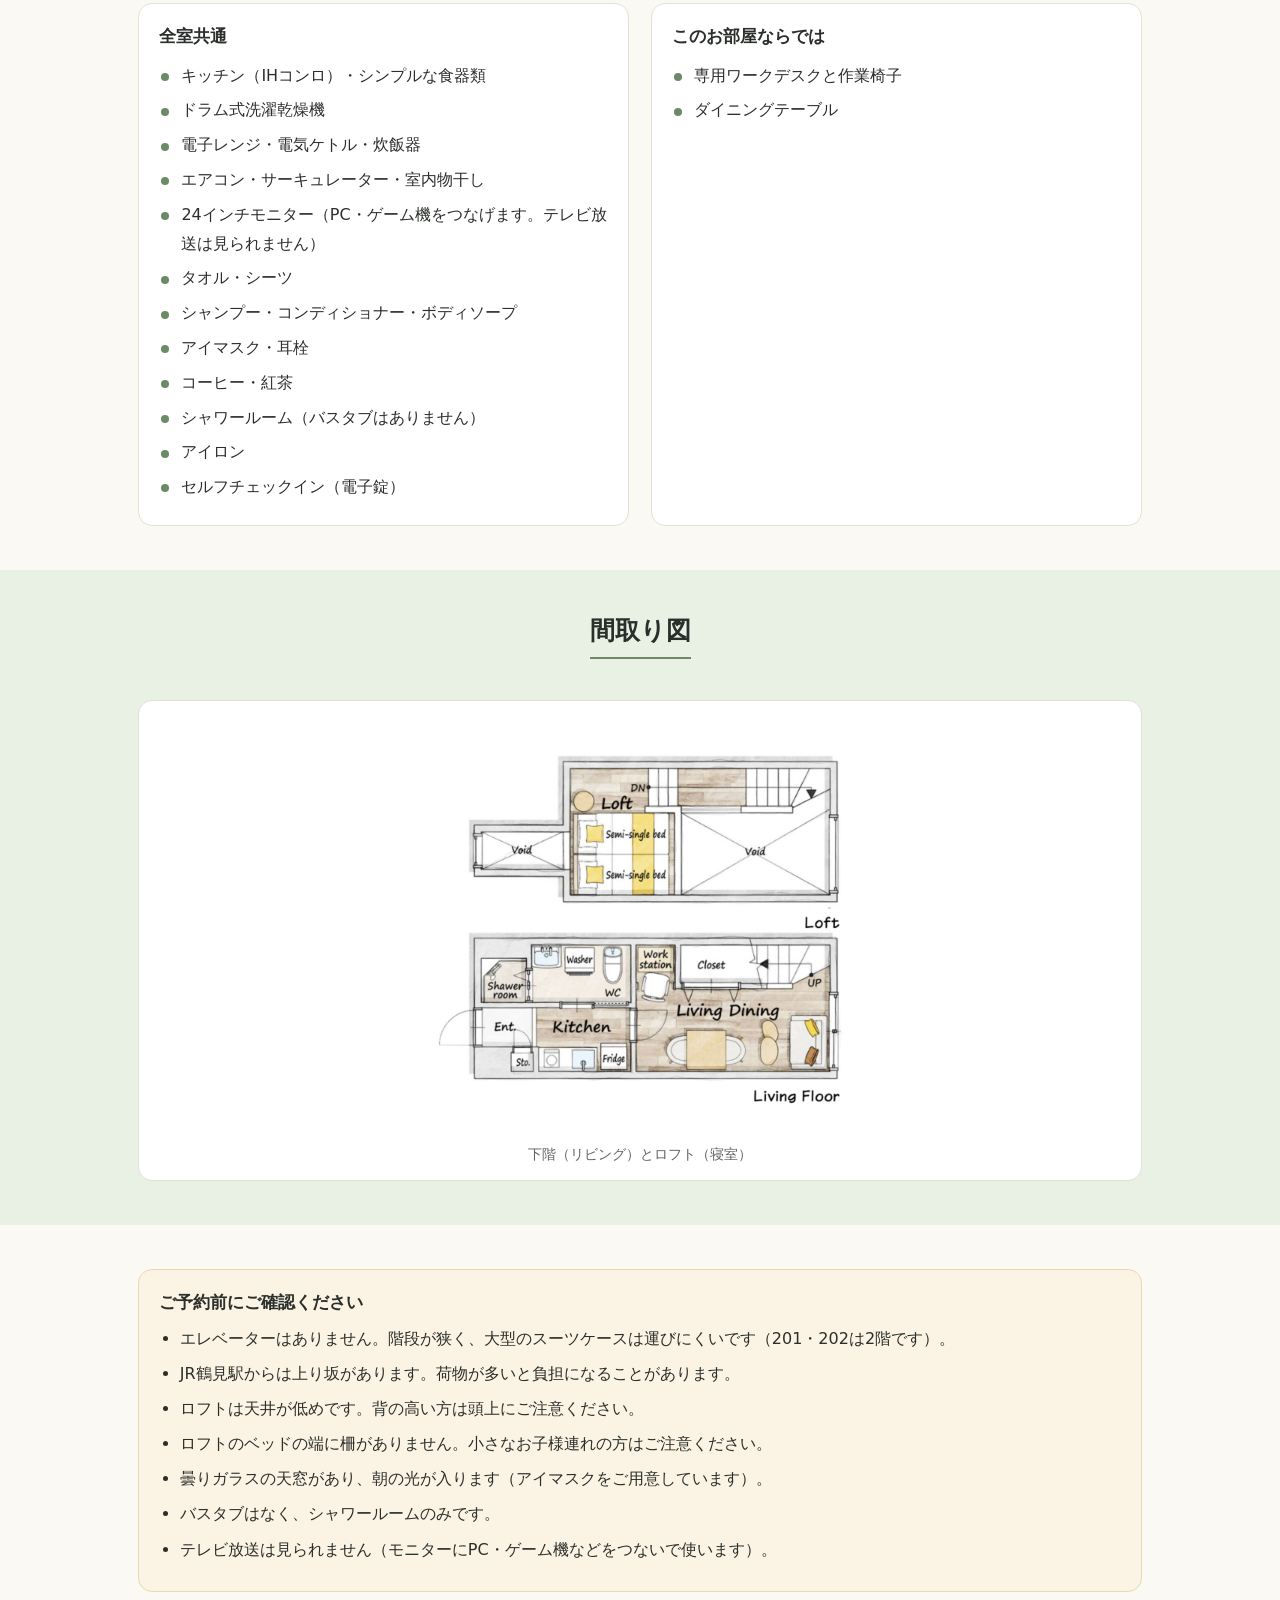
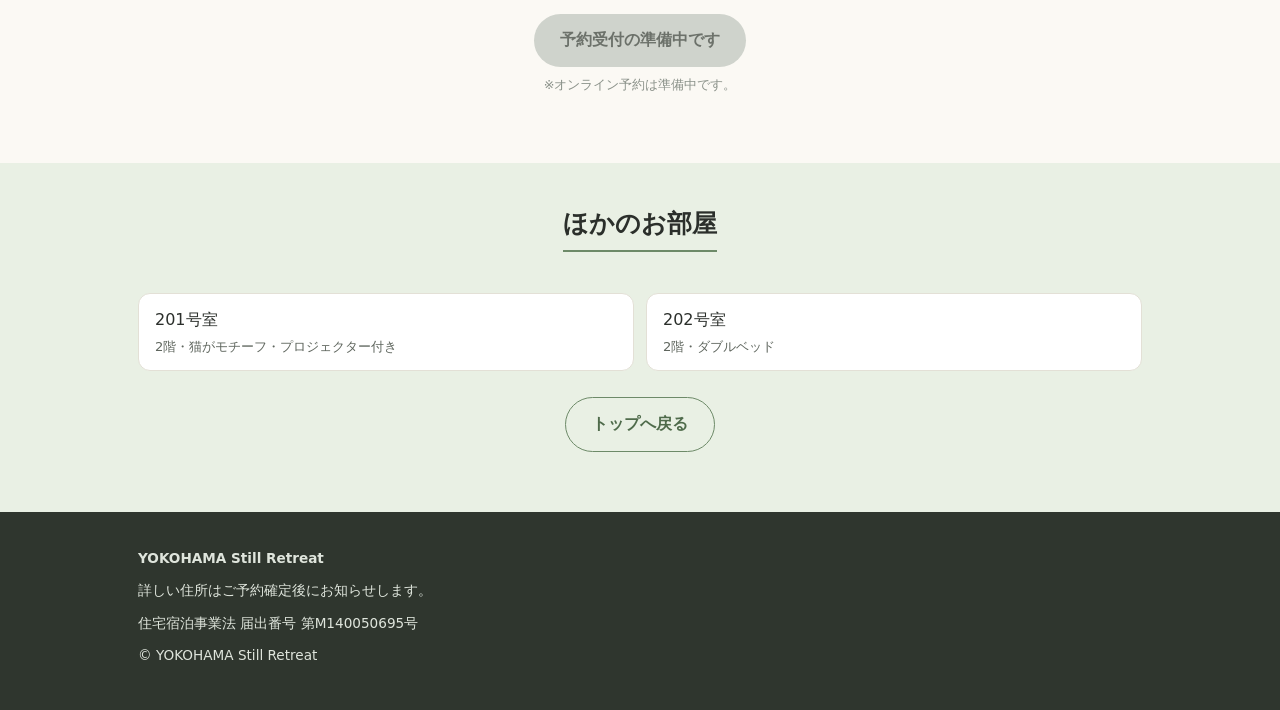
<file: tsurumi/site/rooms/103.html>
<!DOCTYPE html>
<html lang="ja">
<head>
<meta charset="utf-8">
<meta name="viewport" content="width=device-width, initial-scale=1">
<title>103号室 | YOKOHAMA Still Retreat 鶴見</title>
<meta name="description" content="横浜・鶴見の民泊 YOKOHAMA Still Retreat 103号室。1階のロフト付きメゾネット。専用のワークデスクもあります。ロフト付きメゾネット、定員3名。">
<link rel="alternate" hreflang="ja" href="https://stay.neconote.net/tsurumi/rooms/103.html">
<link rel="alternate" hreflang="en" href="https://stay.neconote.net/tsurumi/en/rooms/103.html">
<link rel="stylesheet" href="../css/style.css">
</head>
<body>
<header class="site-header"><div class="wrap">
<a class="brand" href="../index.html">YOKOHAMA Still Retreat<small>横浜・鶴見</small></a>
<nav class="nav" aria-label="menu"><a class="lang" href="../en/rooms/103.html" hreflang="en" lang="en">English</a></nav>
</div></header>
<div class="wrap crumbs"><a href="../index.html">YOKOHAMA Still Retreat</a> &rsaquo; 103号室</div><main>
<section style="padding-top:18px"><div class="wrap">
<h1>103号室</h1>
<p>1階のロフト付きメゾネット。専用のワークデスクもあります。</p>
<div class="gallery">
<a class="first" href="../images/103/01.jpg"><img src="../images/103/01.jpg" width="1440" height="960" alt="ソファとダイニングテーブルのある下階のリビング"></a>
<a href="../images/103/03.jpeg"><img src="../images/103/03.jpeg" width="1440" height="960" alt="ロフトの寝室（セミシングルベッド2台）" loading="lazy"></a>
<a href="../images/103/02.jpeg"><img src="../images/103/02.jpeg" width="1440" height="1080" alt="ダイニングテーブルと椅子" loading="lazy"></a>
<a href="../images/103/04.jpeg"><img src="../images/103/04.jpeg" width="1440" height="960" alt="窓辺のリビング" loading="lazy"></a>
<a href="../images/103/15.jpeg"><img src="../images/103/15.jpeg" width="1440" height="960" alt="リビング全体" loading="lazy"></a>
<a href="../images/103/12.jpeg"><img src="../images/103/12.jpeg" width="1440" height="960" alt="モニターを置いたワークデスク" loading="lazy"></a>
<a href="../images/103/08.jpeg"><img src="../images/103/08.jpeg" width="1440" height="960" alt="ロフトへ上がる階段" loading="lazy"></a>
<a href="../images/103/09.jpeg"><img src="../images/103/09.jpeg" width="1440" height="1080" alt="ソファ" loading="lazy"></a>
<a href="../images/103/10.jpeg"><img src="../images/103/10.jpeg" width="1440" height="1080" alt="下階のソファベッドを広げたところ" loading="lazy"></a>
<a href="../images/103/11.jpeg"><img src="../images/103/11.jpeg" width="1440" height="1080" alt="枝の花を描いた壁と照明" loading="lazy"></a>
<a href="../images/103/13.jpeg"><img src="../images/103/13.jpeg" width="1440" height="1920" alt="アームチェアとクッション" loading="lazy"></a>
<a href="../images/103/21.jpeg"><img src="../images/103/21.jpeg" width="1440" height="1080" alt="窓際のリビングとダイニング" loading="lazy"></a>
<a href="../images/103/22.jpeg"><img src="../images/103/22.jpeg" width="1440" height="1080" alt="ダイニングテーブル" loading="lazy"></a>
<a href="../images/103/06.jpeg"><img src="../images/103/06.jpeg" width="1440" height="960" alt="シャワールームと洗面" loading="lazy"></a>
<a href="../images/103/07.jpeg"><img src="../images/103/07.jpeg" width="1440" height="960" alt="洗面所とドラム式洗濯乾燥機" loading="lazy"></a>
<a href="../images/103/25.jpeg"><img src="../images/103/25.jpeg" width="1440" height="1080" alt="シャンプー・コンディショナー・ボディソープ" loading="lazy"></a>
<a href="../images/103/17.jpeg"><img src="../images/103/17.jpeg" width="1440" height="960" alt="調理器具" loading="lazy"></a>
<a href="../images/103/30.jpeg"><img src="../images/103/30.jpeg" width="1440" height="960" alt="アイロンとアイロン台" loading="lazy"></a>
</div>
<div class="book">
<!-- 将来の予約リンク先（決済設定が済んだら、このボタンを <a href="..."> に置き換える）: https://beds24.com/booking2.php?propid=359043&roomid=740198 -->
<button class="btn btn-primary" type="button" disabled>予約受付の準備中です</button>
<span class="note">※オンライン予約は準備中です。</span>
</div>
</div></section>
<section class="alt"><div class="wrap">
<div class="sec-title"><h2>お部屋の特徴</h2></div>
<div class="grid2">
<div>
<table class="spec">
<tr><th>階</th><td>1階</td></tr>
<tr><th>間取り</th><td>1K 20㎡＋ロフト5㎡（メゾネット）</td></tr>
<tr><th>定員</th><td>3名まで</td></tr>
<tr><th>ベッド構成</th><td>セミシングルベッド2台（並べるとクイーンサイズ相当）＋ソファベッド</td></tr>
<tr><th>チェックイン/アウト</th><td>16:00〜 ／ 10:00まで（セルフチェックイン）</td></tr>
</table>
</div>
<div class="box">
<h3>このお部屋の特徴</h3>
<ul class="cols" style="columns:1">
<li>ロフトが寝室、下階がくつろぎスペースのメゾネット</li>
<li>専用のワークデスクと作業椅子</li>
<li>ダイニングテーブル</li>
<li>1階なので、階段の上り下りが少なくて済みます</li>
</ul>
</div>
</div>
</div></section>
<section><div class="wrap">
<div class="sec-title"><h2>設備・備品</h2></div>
<div class="grid2">
<div class="box"><h3>全室共通</h3><ul class="cols" style="columns:1">
<li>キッチン（IHコンロ）・シンプルな食器類</li>
<li>ドラム式洗濯乾燥機</li>
<li>電子レンジ・電気ケトル・炊飯器</li>
<li>エアコン・サーキュレーター・室内物干し</li>
<li>24インチモニター（PC・ゲーム機をつなげます。テレビ放送は見られません）</li>
<li>タオル・シーツ</li>
<li>シャンプー・コンディショナー・ボディソープ</li>
<li>アイマスク・耳栓</li>
<li>コーヒー・紅茶</li>
<li>シャワールーム（バスタブはありません）</li>
<li>アイロン</li>
<li>セルフチェックイン（電子錠）</li>
</ul></div>
<div class="box"><h3>このお部屋ならでは</h3><ul class="cols" style="columns:1">
<li>専用ワークデスクと作業椅子</li>
<li>ダイニングテーブル</li>
</ul></div>
</div>
</div></section>
<section class="alt"><div class="wrap">
<div class="sec-title"><h2>間取り図</h2></div>
<figure class="plan"><img src="../images/103/05.png" width="1440" height="1120" alt="103号室の間取り図" loading="lazy"><figcaption>下階（リビング）とロフト（寝室）</figcaption></figure>
</div></section>
<section><div class="wrap">
<div class="notice">
<h3>ご予約前にご確認ください</h3>
<ul>
<li>エレベーターはありません。階段が狭く、大型のスーツケースは運びにくいです（201・202は2階です）。</li>
<li>JR鶴見駅からは上り坂があります。荷物が多いと負担になることがあります。</li>
<li>ロフトは天井が低めです。背の高い方は頭上にご注意ください。</li>
<li>ロフトのベッドの端に柵がありません。小さなお子様連れの方はご注意ください。</li>
<li>曇りガラスの天窓があり、朝の光が入ります（アイマスクをご用意しています）。</li>
<li>バスタブはなく、シャワールームのみです。</li>
<li>テレビ放送は見られません（モニターにPC・ゲーム機などをつないで使います）。</li>
</ul>
</div>
<div class="book">
<!-- 将来の予約リンク先（決済設定が済んだら、このボタンを <a href="..."> に置き換える）: https://beds24.com/booking2.php?propid=359043&roomid=740198 -->
<button class="btn btn-primary" type="button" disabled>予約受付の準備中です</button>
<span class="note">※オンライン予約は準備中です。</span>
</div>

</div></section>
<section class="alt"><div class="wrap">
<div class="sec-title"><h2>ほかのお部屋</h2></div>
<div class="room-links">
<a href="201.html">201号室<span>2階・猫がモチーフ・プロジェクター付き</span></a>
<a href="202.html">202号室<span>2階・ダブルベッド</span></a>
</div>
<p style="text-align:center;margin-top:1.6em"><a class="btn btn-line" href="../index.html">トップへ戻る</a></p>
</div></section>
</main>
<footer><div class="wrap">
<p><strong>YOKOHAMA Still Retreat</strong></p>
<p>詳しい住所はご予約確定後にお知らせします。</p>
<p>住宅宿泊事業法 届出番号 第M140050695号</p>
<p>&copy; YOKOHAMA Still Retreat</p>
</div></footer>
<script src="../js/gallery.js"></script>
</body>
</html>
</file>
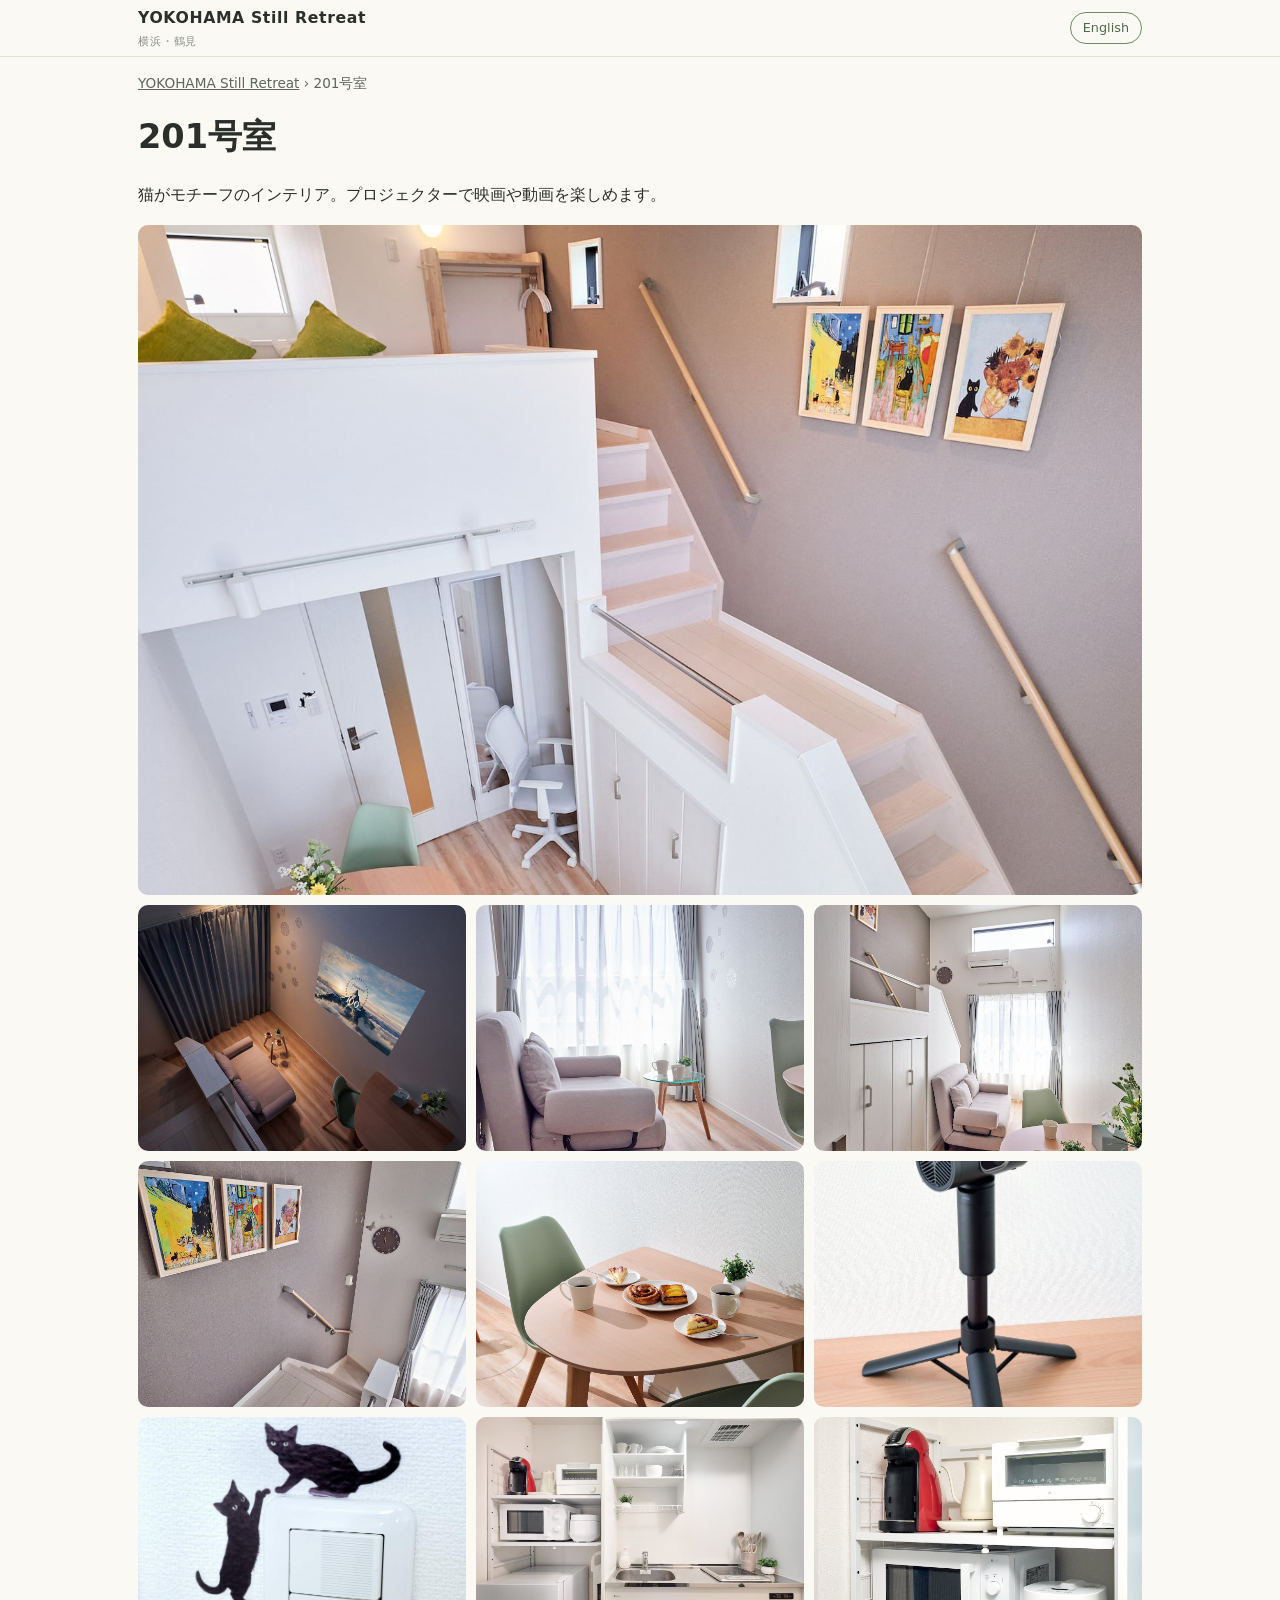
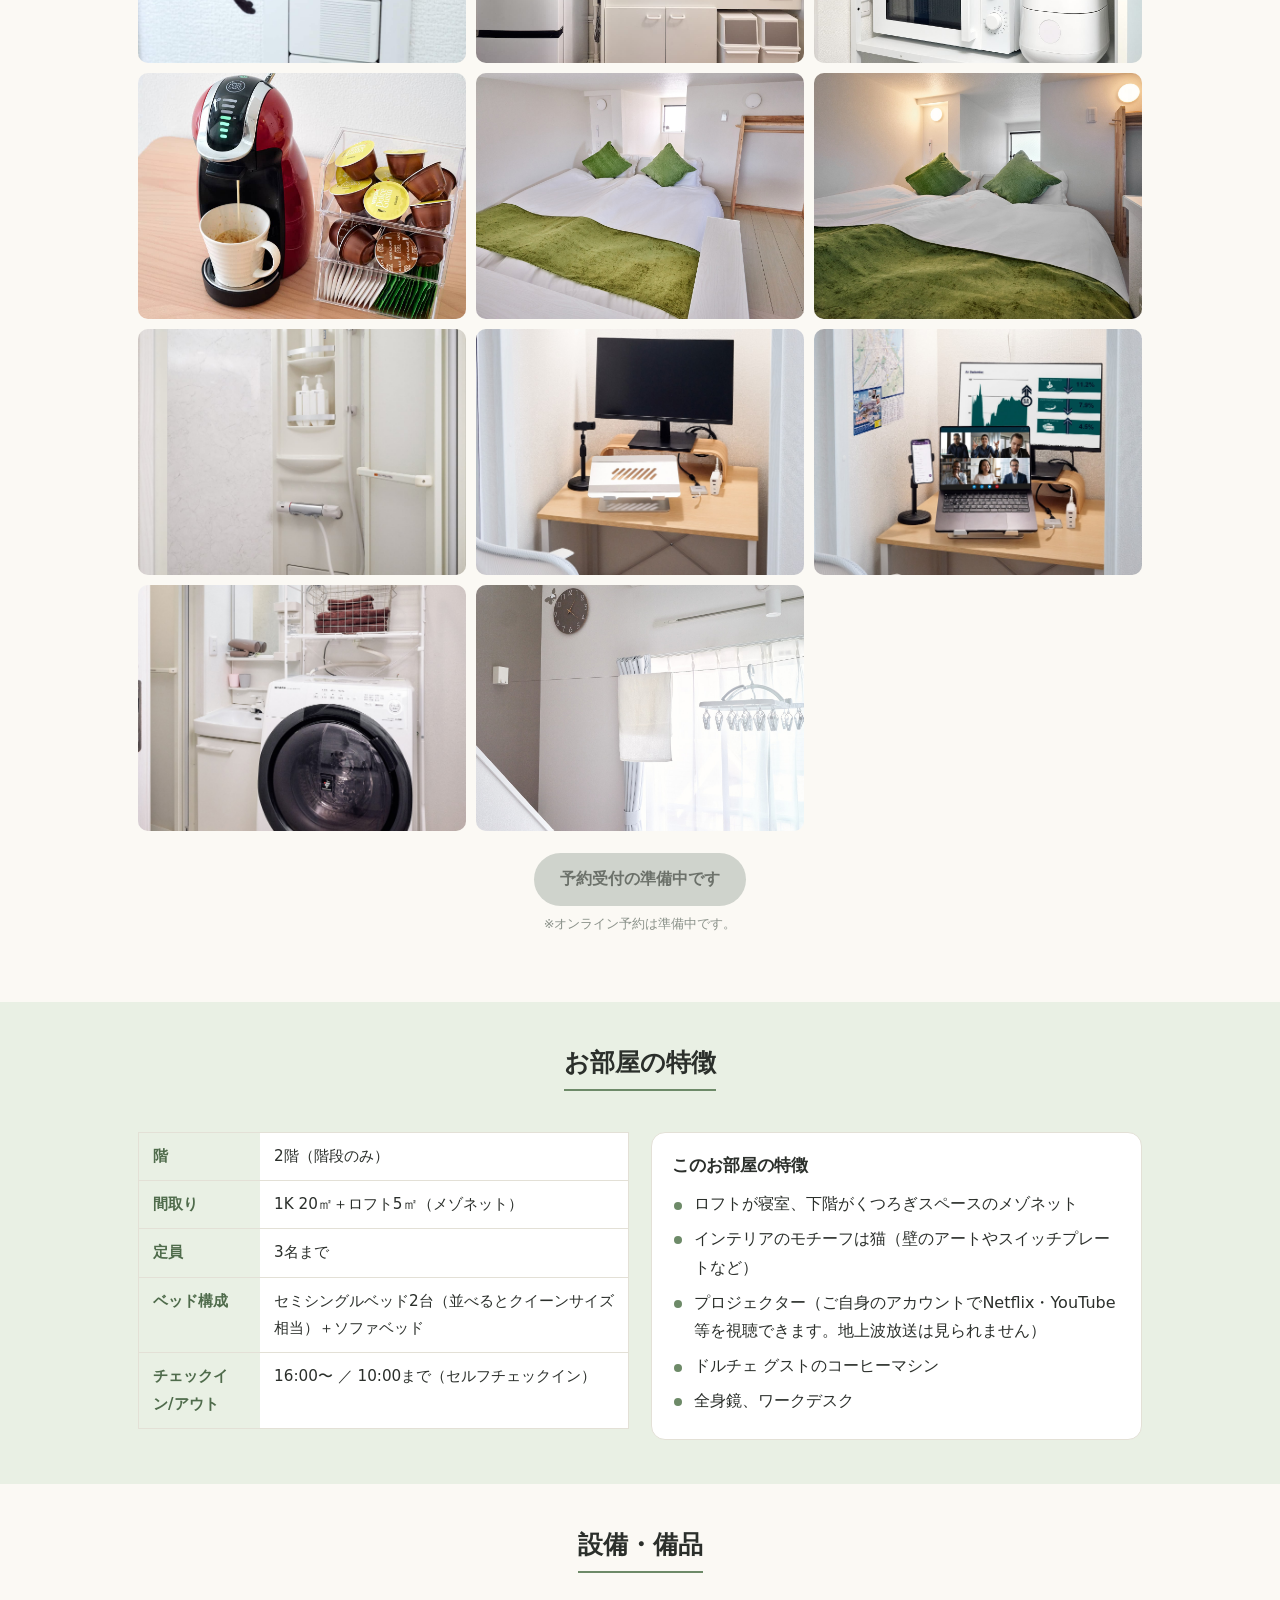
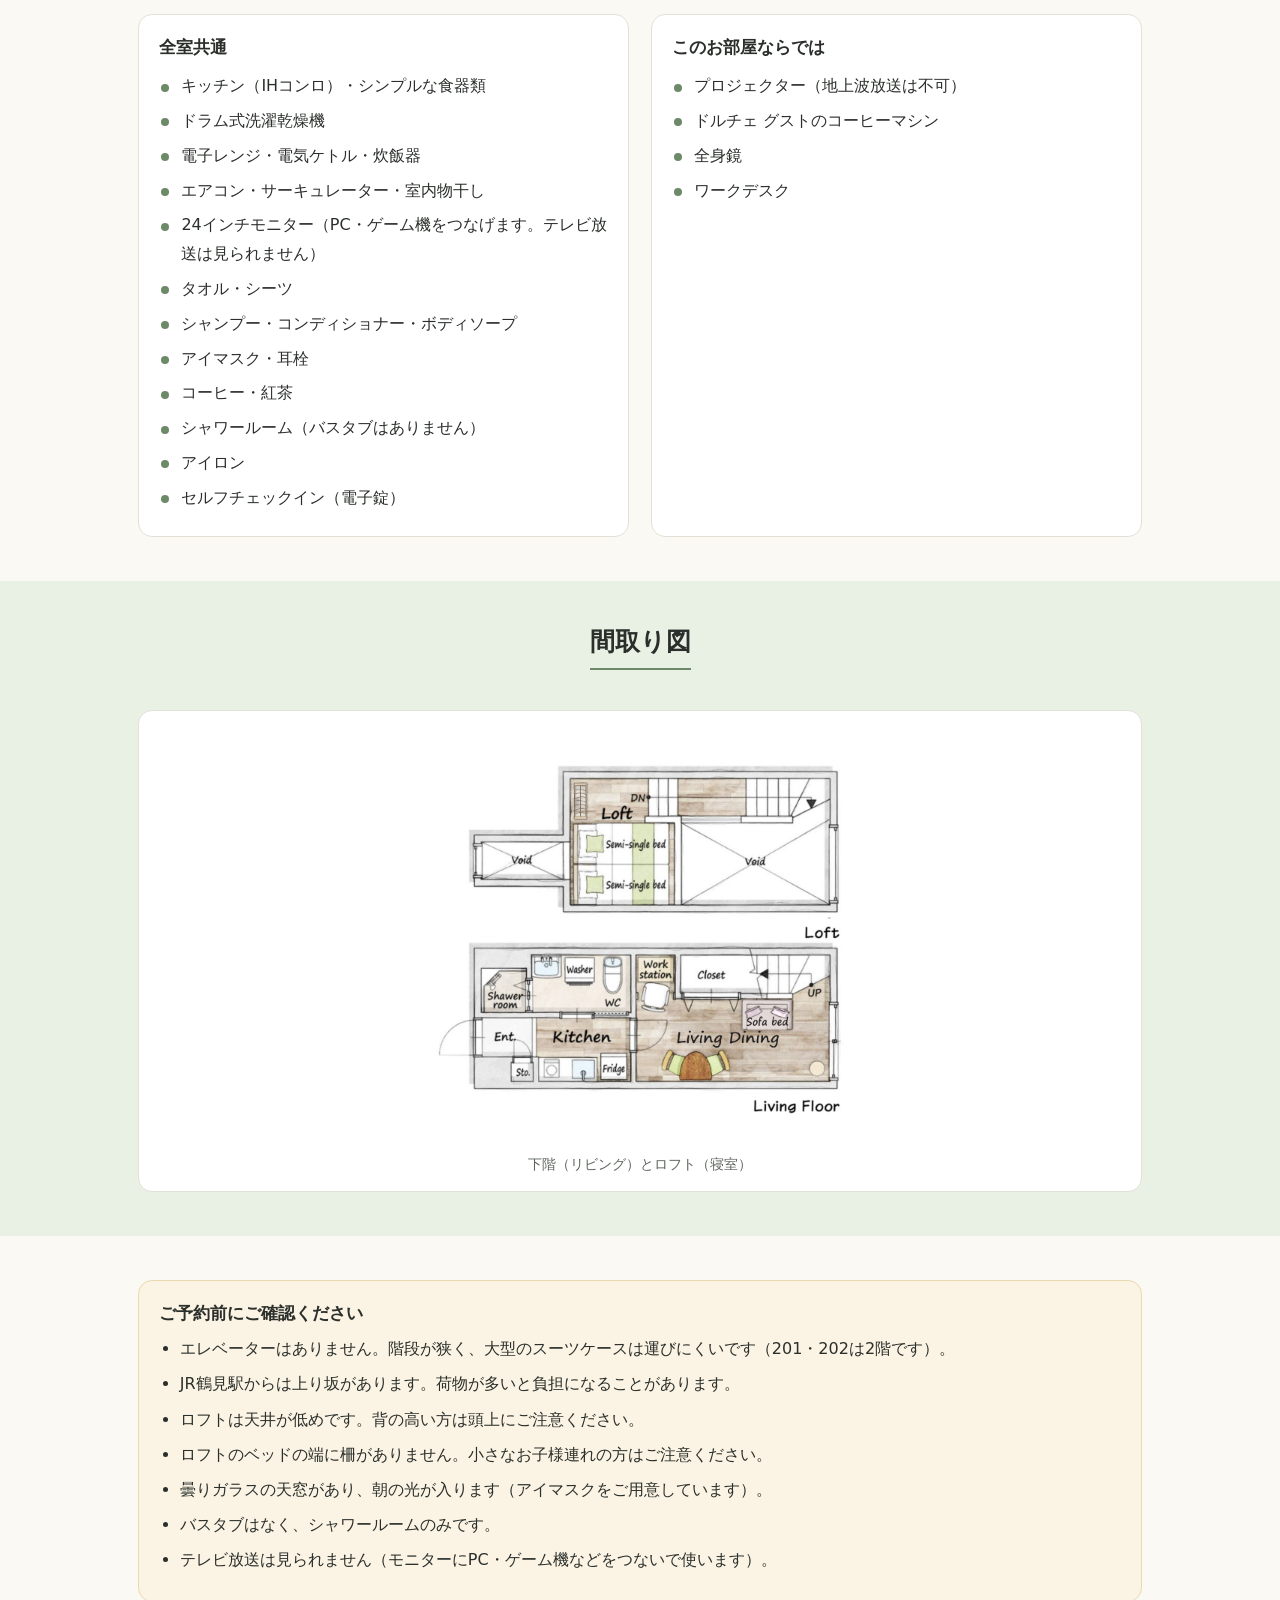
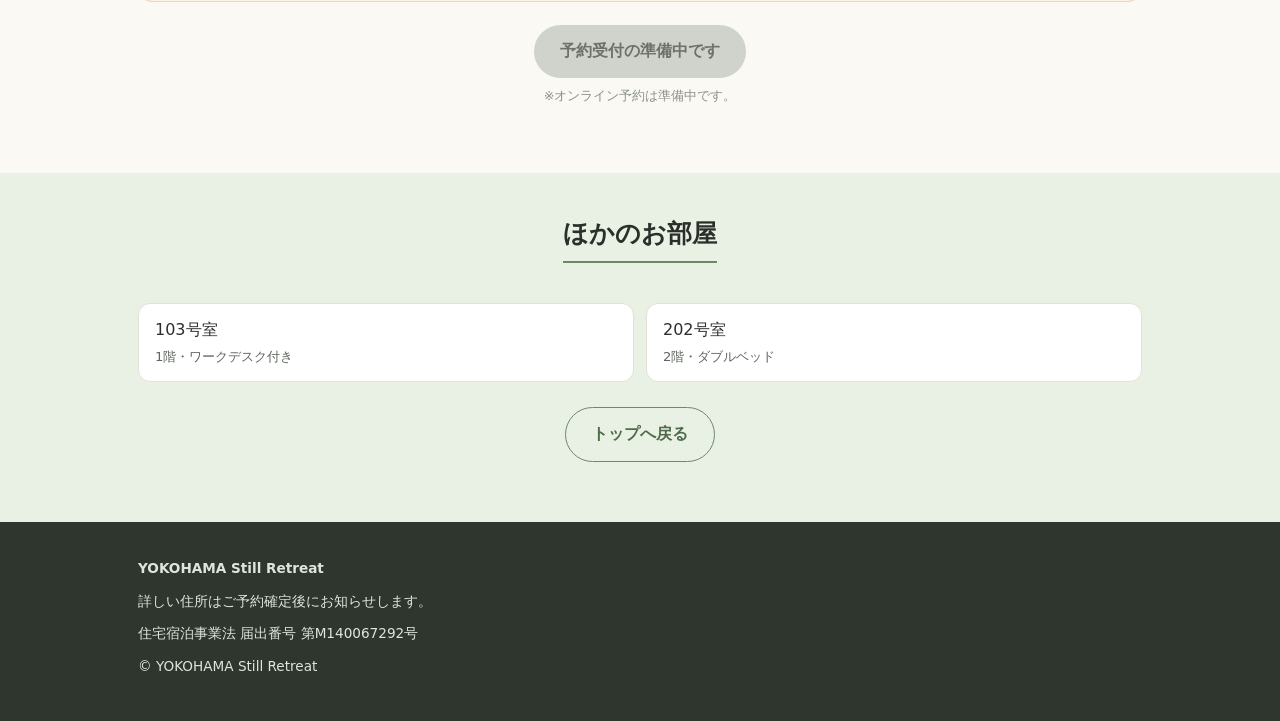
<file: tsurumi/site/rooms/201.html>
<!DOCTYPE html>
<html lang="ja">
<head>
<meta charset="utf-8">
<meta name="viewport" content="width=device-width, initial-scale=1">
<title>201号室 | YOKOHAMA Still Retreat 鶴見</title>
<meta name="description" content="横浜・鶴見の民泊 YOKOHAMA Still Retreat 201号室。猫がモチーフのインテリア。プロジェクターで映画や動画を楽しめます。ロフト付きメゾネット、定員3名。">
<link rel="alternate" hreflang="ja" href="https://stay.neconote.net/tsurumi/rooms/201.html">
<link rel="alternate" hreflang="en" href="https://stay.neconote.net/tsurumi/en/rooms/201.html">
<link rel="stylesheet" href="../css/style.css">
</head>
<body>
<header class="site-header"><div class="wrap">
<a class="brand" href="../index.html">YOKOHAMA Still Retreat<small>横浜・鶴見</small></a>
<nav class="nav" aria-label="menu"><a class="lang" href="../en/rooms/201.html" hreflang="en" lang="en">English</a></nav>
</div></header>
<div class="wrap crumbs"><a href="../index.html">YOKOHAMA Still Retreat</a> &rsaquo; 201号室</div><main>
<section style="padding-top:18px"><div class="wrap">
<h1>201号室</h1>
<p>猫がモチーフのインテリア。プロジェクターで映画や動画を楽しめます。</p>
<div class="gallery">
<a class="first" href="../images/201/01-cover.jpg"><img src="../images/201/01-cover.jpg" width="1440" height="1920" alt="ロフトの上から見た下階の様子" style="object-position:50% 30%"></a>
<a href="../images/201/02-living.jpg"><img src="../images/201/02-living.jpg" width="1440" height="960" alt="プロジェクターの映像を楽しめるリビング" loading="lazy"></a>
<a href="../images/201/04-living.jpg"><img src="../images/201/04-living.jpg" width="1440" height="960" alt="窓辺のソファ" loading="lazy"></a>
<a href="../images/201/03-living.jpg"><img src="../images/201/03-living.jpg" width="1440" height="960" alt="窓辺にソファのあるリビング" loading="lazy"></a>
<a href="../images/201/07-living.jpg"><img src="../images/201/07-living.jpg" width="1440" height="960" alt="壁に飾られたアート" loading="lazy"></a>
<a href="../images/201/10-living.jpg"><img src="../images/201/10-living.jpg" width="1440" height="960" alt="ダイニングテーブル" loading="lazy"></a>
<a href="../images/201/17-living.jpg"><img src="../images/201/17-living.jpg" width="1440" height="1920" alt="プロジェクター" loading="lazy"></a>
<a href="../images/201/19-living.jpg"><img src="../images/201/19-living.jpg" width="1440" height="1920" alt="猫のシルエットのスイッチプレート" loading="lazy"></a>
<a href="../images/201/20-living.jpg"><img src="../images/201/20-living.jpg" width="1440" height="960" alt="キッチン" loading="lazy"></a>
<a href="../images/201/21-kitchen.jpg"><img src="../images/201/21-kitchen.jpg" width="1440" height="960" alt="キッチンの棚" loading="lazy"></a>
<a href="../images/201/22-kitchen.jpg"><img src="../images/201/22-kitchen.jpg" width="1440" height="960" alt="ドルチェ グストのコーヒーマシン" loading="lazy"></a>
<a href="../images/201/27-kitchen.jpg"><img src="../images/201/27-kitchen.jpg" width="1440" height="960" alt="ロフトの寝室" loading="lazy"></a>
<a href="../images/201/28-bedroom.jpg"><img src="../images/201/28-bedroom.jpg" width="1440" height="960" alt="ロフトの寝室（別の角度）" loading="lazy"></a>
<a href="../images/201/29-bedroom.jpg"><img src="../images/201/29-bedroom.jpg" width="1440" height="1920" alt="シャワールーム" loading="lazy"></a>
<a href="../images/201/32-bathroom.jpg"><img src="../images/201/32-bathroom.jpg" width="1440" height="1920" alt="ワークデスクとモニター" loading="lazy"></a>
<a href="../images/201/33-workspace.jpg"><img src="../images/201/33-workspace.jpg" width="1440" height="1920" alt="ワークデスクとモニター（別の角度）" loading="lazy"></a>
<a href="../images/201/36-workspace.jpg"><img src="../images/201/36-workspace.jpg" width="1440" height="1920" alt="洗面所とドラム式洗濯乾燥機" loading="lazy"></a>
<a href="../images/201/37-laundry.jpg"><img src="../images/201/37-laundry.jpg" width="1440" height="960" alt="室内物干し" loading="lazy"></a>
</div>
<div class="book">
<!-- 将来の予約リンク先（決済設定が済んだら、このボタンを <a href="..."> に置き換える）: https://beds24.com/booking2.php?propid=359043&roomid=740199 -->
<button class="btn btn-primary" type="button" disabled>予約受付の準備中です</button>
<span class="note">※オンライン予約は準備中です。</span>
</div>
</div></section>
<section class="alt"><div class="wrap">
<div class="sec-title"><h2>お部屋の特徴</h2></div>
<div class="grid2">
<div>
<table class="spec">
<tr><th>階</th><td>2階（階段のみ）</td></tr>
<tr><th>間取り</th><td>1K 20㎡＋ロフト5㎡（メゾネット）</td></tr>
<tr><th>定員</th><td>3名まで</td></tr>
<tr><th>ベッド構成</th><td>セミシングルベッド2台（並べるとクイーンサイズ相当）＋ソファベッド</td></tr>
<tr><th>チェックイン/アウト</th><td>16:00〜 ／ 10:00まで（セルフチェックイン）</td></tr>
</table>
</div>
<div class="box">
<h3>このお部屋の特徴</h3>
<ul class="cols" style="columns:1">
<li>ロフトが寝室、下階がくつろぎスペースのメゾネット</li>
<li>インテリアのモチーフは猫（壁のアートやスイッチプレートなど）</li>
<li>プロジェクター（ご自身のアカウントでNetflix・YouTube等を視聴できます。地上波放送は見られません）</li>
<li>ドルチェ グストのコーヒーマシン</li>
<li>全身鏡、ワークデスク</li>
</ul>
</div>
</div>
</div></section>
<section><div class="wrap">
<div class="sec-title"><h2>設備・備品</h2></div>
<div class="grid2">
<div class="box"><h3>全室共通</h3><ul class="cols" style="columns:1">
<li>キッチン（IHコンロ）・シンプルな食器類</li>
<li>ドラム式洗濯乾燥機</li>
<li>電子レンジ・電気ケトル・炊飯器</li>
<li>エアコン・サーキュレーター・室内物干し</li>
<li>24インチモニター（PC・ゲーム機をつなげます。テレビ放送は見られません）</li>
<li>タオル・シーツ</li>
<li>シャンプー・コンディショナー・ボディソープ</li>
<li>アイマスク・耳栓</li>
<li>コーヒー・紅茶</li>
<li>シャワールーム（バスタブはありません）</li>
<li>アイロン</li>
<li>セルフチェックイン（電子錠）</li>
</ul></div>
<div class="box"><h3>このお部屋ならでは</h3><ul class="cols" style="columns:1">
<li>プロジェクター（地上波放送は不可）</li>
<li>ドルチェ グストのコーヒーマシン</li>
<li>全身鏡</li>
<li>ワークデスク</li>
</ul></div>
</div>
</div></section>
<section class="alt"><div class="wrap">
<div class="sec-title"><h2>間取り図</h2></div>
<figure class="plan"><img src="../images/201/43-floorplan.png" width="1440" height="1120" alt="201号室の間取り図" loading="lazy"><figcaption>下階（リビング）とロフト（寝室）</figcaption></figure>
</div></section>
<section><div class="wrap">
<div class="notice">
<h3>ご予約前にご確認ください</h3>
<ul>
<li>エレベーターはありません。階段が狭く、大型のスーツケースは運びにくいです（201・202は2階です）。</li>
<li>JR鶴見駅からは上り坂があります。荷物が多いと負担になることがあります。</li>
<li>ロフトは天井が低めです。背の高い方は頭上にご注意ください。</li>
<li>ロフトのベッドの端に柵がありません。小さなお子様連れの方はご注意ください。</li>
<li>曇りガラスの天窓があり、朝の光が入ります（アイマスクをご用意しています）。</li>
<li>バスタブはなく、シャワールームのみです。</li>
<li>テレビ放送は見られません（モニターにPC・ゲーム機などをつないで使います）。</li>
</ul>
</div>
<div class="book">
<!-- 将来の予約リンク先（決済設定が済んだら、このボタンを <a href="..."> に置き換える）: https://beds24.com/booking2.php?propid=359043&roomid=740199 -->
<button class="btn btn-primary" type="button" disabled>予約受付の準備中です</button>
<span class="note">※オンライン予約は準備中です。</span>
</div>

</div></section>
<section class="alt"><div class="wrap">
<div class="sec-title"><h2>ほかのお部屋</h2></div>
<div class="room-links">
<a href="103.html">103号室<span>1階・ワークデスク付き</span></a>
<a href="202.html">202号室<span>2階・ダブルベッド</span></a>
</div>
<p style="text-align:center;margin-top:1.6em"><a class="btn btn-line" href="../index.html">トップへ戻る</a></p>
</div></section>
</main>
<footer><div class="wrap">
<p><strong>YOKOHAMA Still Retreat</strong></p>
<p>詳しい住所はご予約確定後にお知らせします。</p>
<p>住宅宿泊事業法 届出番号 第M140067292号</p>
<p>&copy; YOKOHAMA Still Retreat</p>
</div></footer>
<script src="../js/gallery.js"></script>
</body>
</html>
</file>
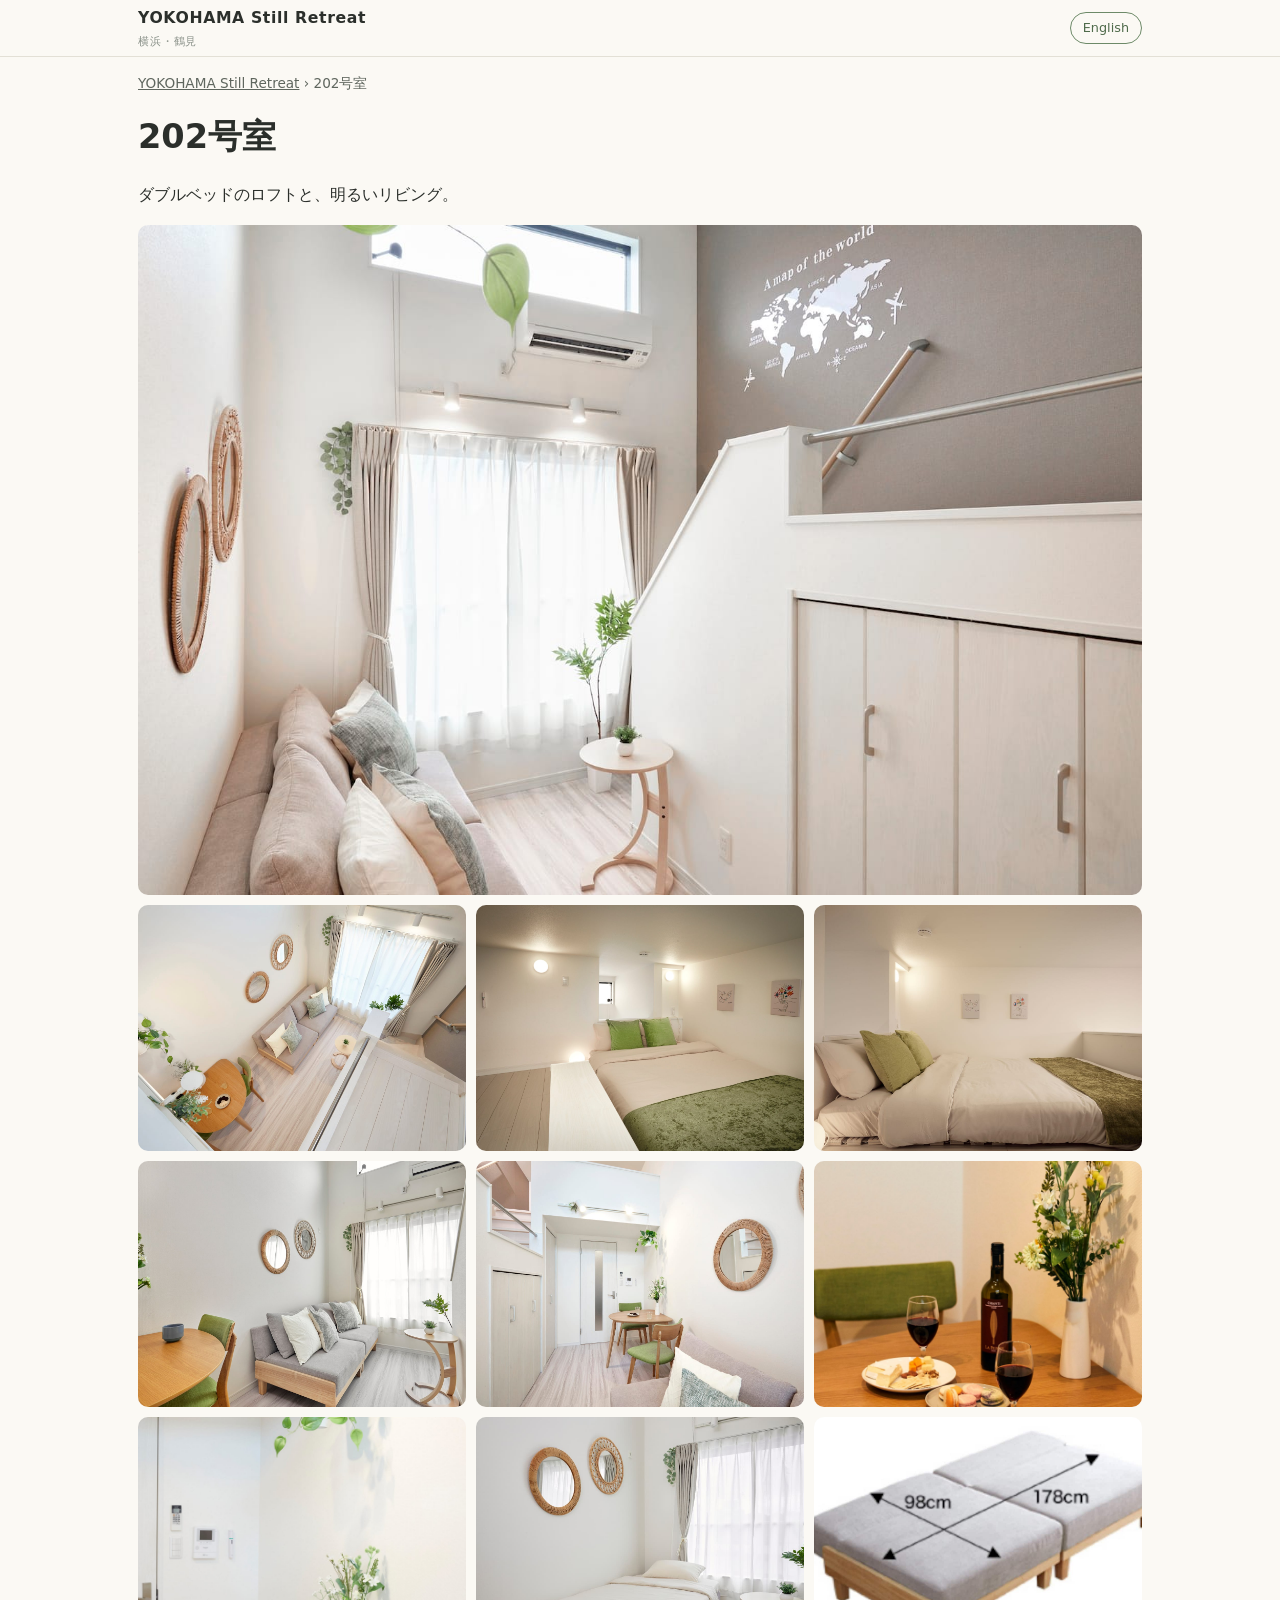
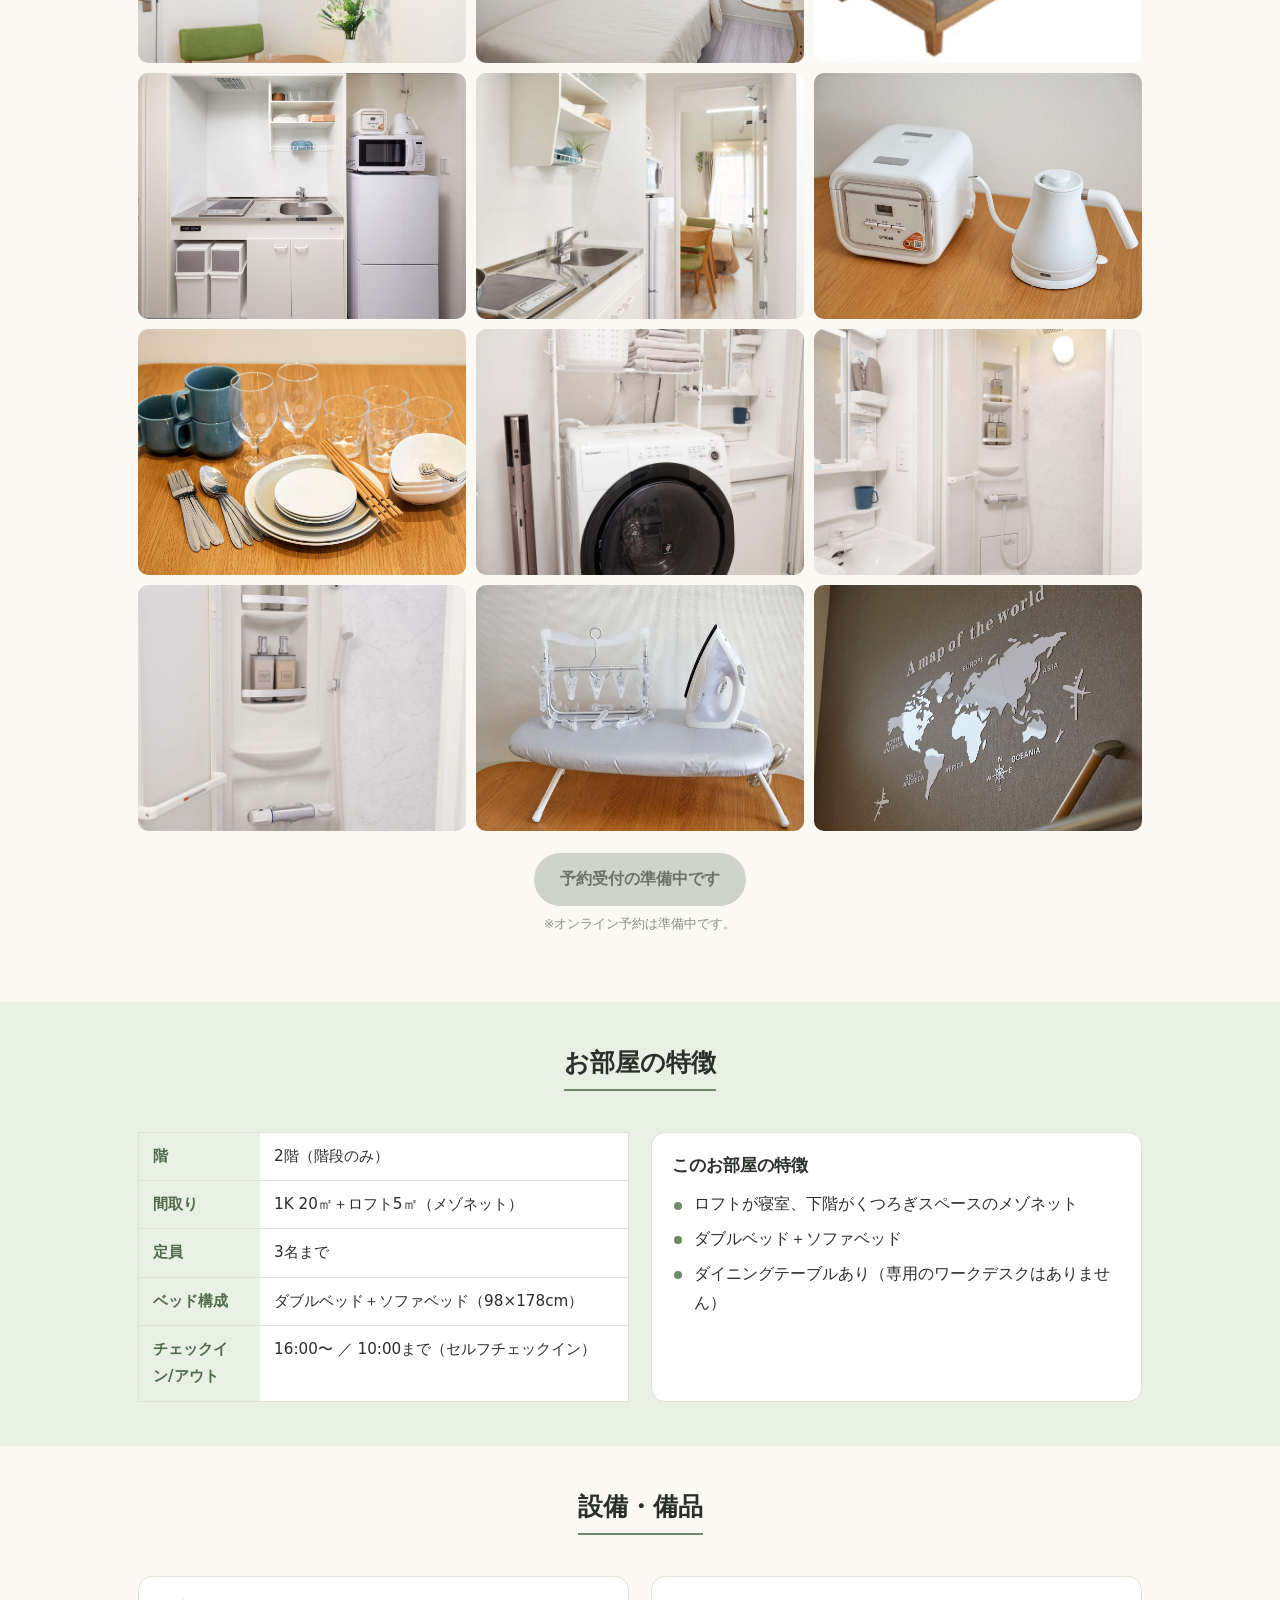
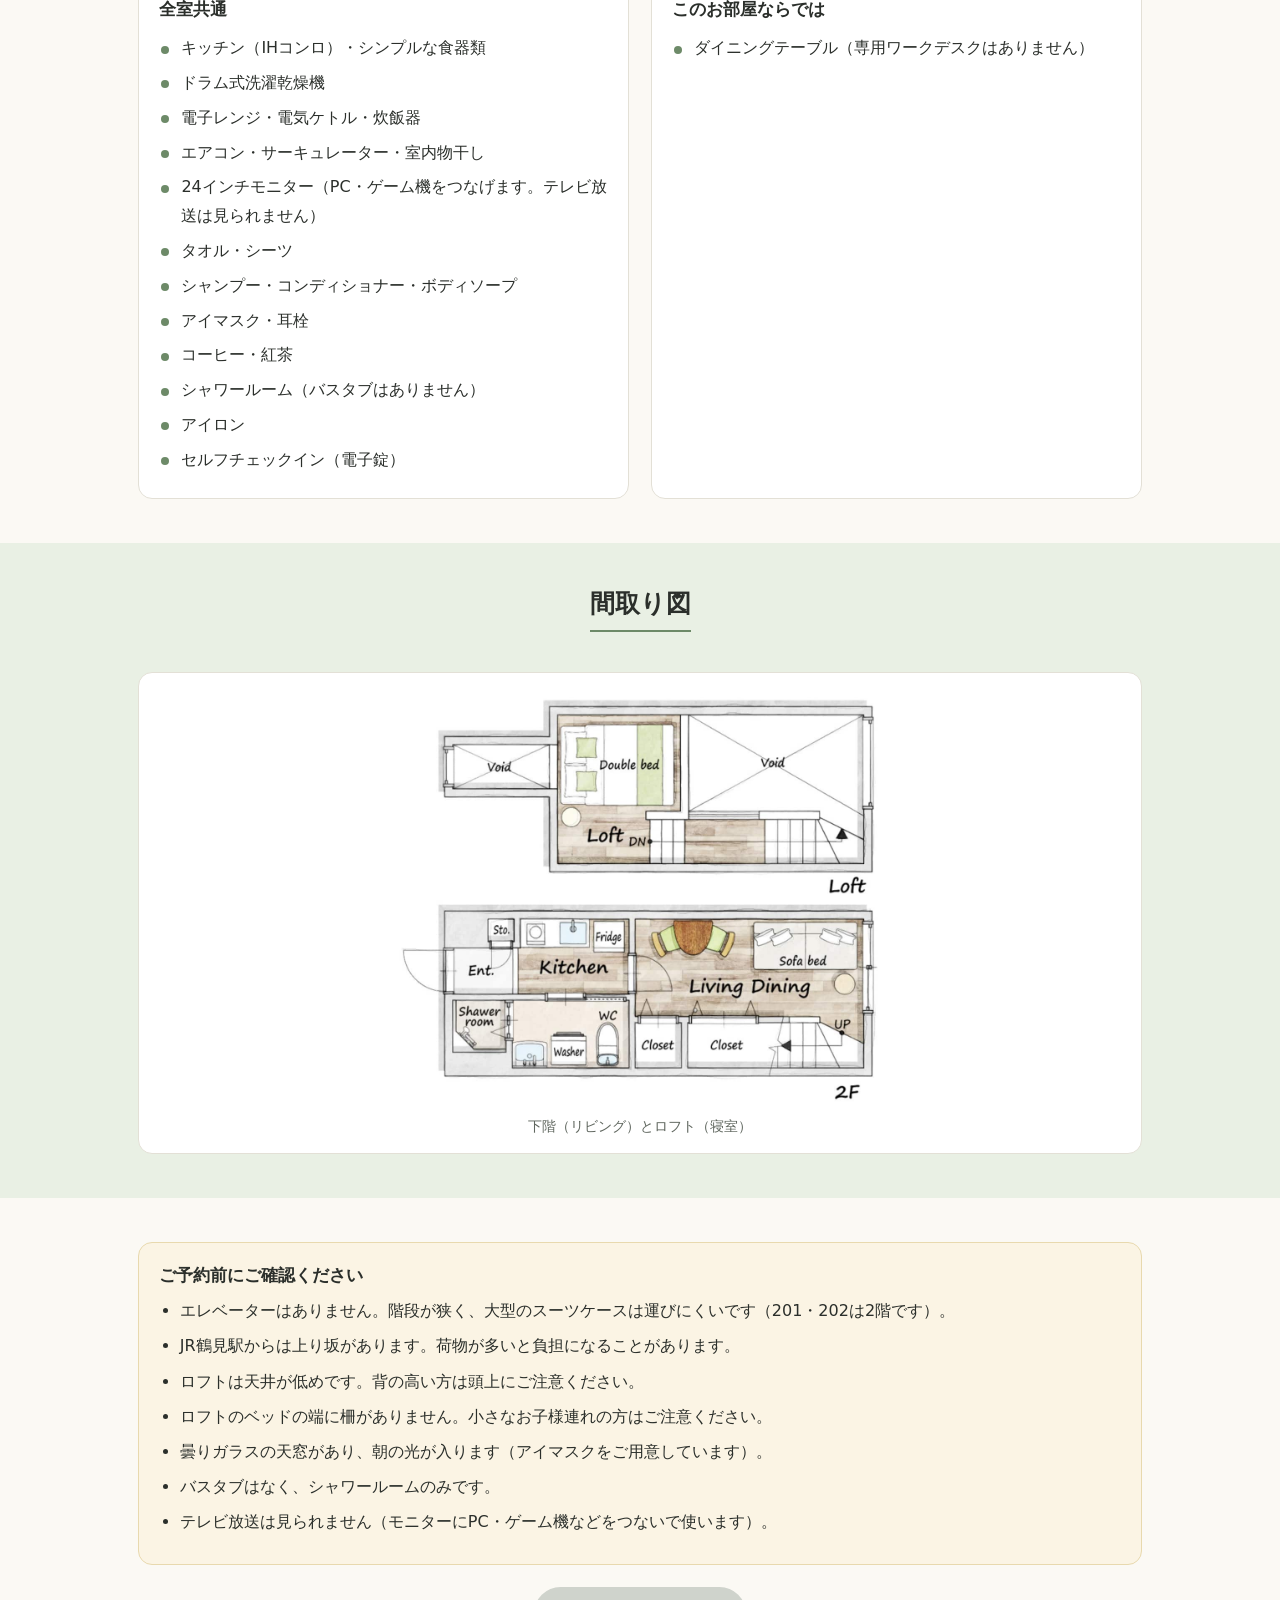
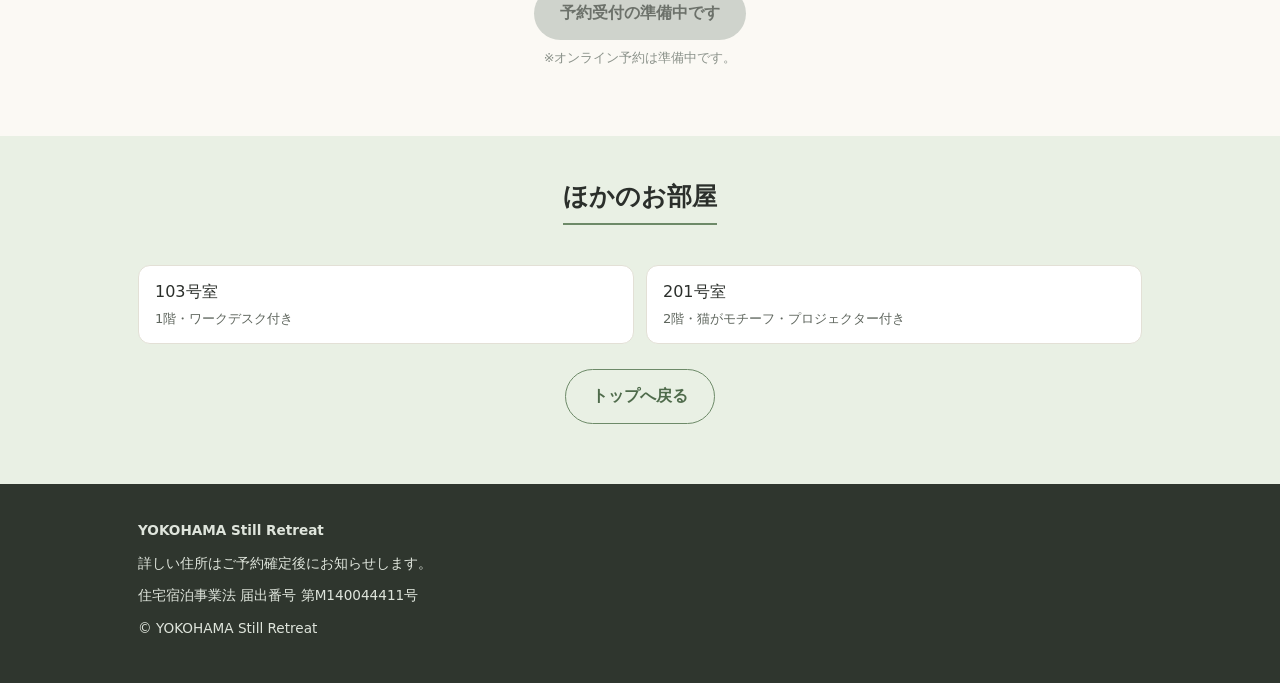
<file: tsurumi/site/rooms/202.html>
<!DOCTYPE html>
<html lang="ja">
<head>
<meta charset="utf-8">
<meta name="viewport" content="width=device-width, initial-scale=1">
<title>202号室 | YOKOHAMA Still Retreat 鶴見</title>
<meta name="description" content="横浜・鶴見の民泊 YOKOHAMA Still Retreat 202号室。ダブルベッドのロフトと、明るいリビング。ロフト付きメゾネット、定員3名。">
<link rel="alternate" hreflang="ja" href="https://stay.neconote.net/tsurumi/rooms/202.html">
<link rel="alternate" hreflang="en" href="https://stay.neconote.net/tsurumi/en/rooms/202.html">
<link rel="stylesheet" href="../css/style.css">
</head>
<body>
<header class="site-header"><div class="wrap">
<a class="brand" href="../index.html">YOKOHAMA Still Retreat<small>横浜・鶴見</small></a>
<nav class="nav" aria-label="menu"><a class="lang" href="../en/rooms/202.html" hreflang="en" lang="en">English</a></nav>
</div></header>
<div class="wrap crumbs"><a href="../index.html">YOKOHAMA Still Retreat</a> &rsaquo; 202号室</div><main>
<section style="padding-top:18px"><div class="wrap">
<h1>202号室</h1>
<p>ダブルベッドのロフトと、明るいリビング。</p>
<div class="gallery">
<a class="first" href="../images/202/00-top.jpeg"><img src="../images/202/00-top.jpeg" width="1440" height="960" alt="窓辺のソファと世界地図の壁のある202号室のリビング"></a>
<a href="../images/202/01.jpeg"><img src="../images/202/01.jpeg" width="1440" height="960" loading="lazy" alt="ソファのあるリビング"></a>
<a href="../images/202/24.jpeg"><img src="../images/202/24.jpeg" width="1440" height="960" alt="ロフトの寝室" loading="lazy"></a>
<a href="../images/202/25.jpeg"><img src="../images/202/25.jpeg" width="1440" height="960" alt="ロフトの寝室（別の角度）" loading="lazy"></a>
<a href="../images/202/03.jpeg"><img src="../images/202/03.jpeg" width="1440" height="960" alt="窓辺のリビング" loading="lazy"></a>
<a href="../images/202/22.jpeg"><img src="../images/202/22.jpeg" width="1440" height="960" alt="入口側から見たリビング" loading="lazy"></a>
<a href="../images/202/23.jpeg"><img src="../images/202/23.jpeg" width="1440" height="2160" alt="ダイニングテーブル" loading="lazy"></a>
<a href="../images/202/06.jpeg"><img src="../images/202/06.jpeg" width="1440" height="2160" alt="ダイニングテーブルと観葉植物" loading="lazy"></a>
<a href="../images/202/10.jpeg"><img src="../images/202/10.jpeg" width="1440" height="960" alt="下階のソファベッドを広げたところ" loading="lazy"></a>
<a href="../images/202/12.png"><img src="../images/202/12.png" width="1440" height="874" alt="ソファベッド（98×178cm）" loading="lazy"></a>
<a href="../images/202/05.jpeg"><img src="../images/202/05.jpeg" width="1440" height="960" alt="キッチン（IHコンロ・冷蔵庫・電子レンジ）" loading="lazy"></a>
<a href="../images/202/08.jpeg"><img src="../images/202/08.jpeg" width="1440" height="2160" alt="キッチン" loading="lazy"></a>
<a href="../images/202/14.jpeg"><img src="../images/202/14.jpeg" width="1440" height="960" alt="炊飯器と電気ケトル" loading="lazy"></a>
<a href="../images/202/13.jpeg"><img src="../images/202/13.jpeg" width="1440" height="960" alt="食器類" loading="lazy"></a>
<a href="../images/202/07.jpeg"><img src="../images/202/07.jpeg" width="1440" height="2160" alt="洗面所とドラム式洗濯乾燥機" loading="lazy"></a>
<a href="../images/202/02.jpeg"><img src="../images/202/02.jpeg" width="1440" height="2160" alt="シャワールーム" loading="lazy"></a>
<a href="../images/202/16.jpeg"><img src="../images/202/16.jpeg" width="1440" height="2160" alt="シャワールームの備え付けアメニティ" loading="lazy"></a>
<a href="../images/202/21.jpeg"><img src="../images/202/21.jpeg" width="1440" height="960" alt="アイロンと室内物干し" loading="lazy"></a>
<a href="../images/202/28.jpeg"><img src="../images/202/28.jpeg" width="1440" height="960" alt="階段の壁の世界地図" loading="lazy"></a>
</div>
<div class="book">
<!-- 将来の予約リンク先（決済設定が済んだら、このボタンを <a href="..."> に置き換える）: https://beds24.com/booking2.php?propid=359043&roomid=740200 -->
<button class="btn btn-primary" type="button" disabled>予約受付の準備中です</button>
<span class="note">※オンライン予約は準備中です。</span>
</div>
</div></section>
<section class="alt"><div class="wrap">
<div class="sec-title"><h2>お部屋の特徴</h2></div>
<div class="grid2">
<div>
<table class="spec">
<tr><th>階</th><td>2階（階段のみ）</td></tr>
<tr><th>間取り</th><td>1K 20㎡＋ロフト5㎡（メゾネット）</td></tr>
<tr><th>定員</th><td>3名まで</td></tr>
<tr><th>ベッド構成</th><td>ダブルベッド＋ソファベッド（98×178cm）</td></tr>
<tr><th>チェックイン/アウト</th><td>16:00〜 ／ 10:00まで（セルフチェックイン）</td></tr>
</table>
</div>
<div class="box">
<h3>このお部屋の特徴</h3>
<ul class="cols" style="columns:1">
<li>ロフトが寝室、下階がくつろぎスペースのメゾネット</li>
<li>ダブルベッド＋ソファベッド</li>
<li>ダイニングテーブルあり（専用のワークデスクはありません）</li>
</ul>
</div>
</div>
</div></section>
<section><div class="wrap">
<div class="sec-title"><h2>設備・備品</h2></div>
<div class="grid2">
<div class="box"><h3>全室共通</h3><ul class="cols" style="columns:1">
<li>キッチン（IHコンロ）・シンプルな食器類</li>
<li>ドラム式洗濯乾燥機</li>
<li>電子レンジ・電気ケトル・炊飯器</li>
<li>エアコン・サーキュレーター・室内物干し</li>
<li>24インチモニター（PC・ゲーム機をつなげます。テレビ放送は見られません）</li>
<li>タオル・シーツ</li>
<li>シャンプー・コンディショナー・ボディソープ</li>
<li>アイマスク・耳栓</li>
<li>コーヒー・紅茶</li>
<li>シャワールーム（バスタブはありません）</li>
<li>アイロン</li>
<li>セルフチェックイン（電子錠）</li>
</ul></div>
<div class="box"><h3>このお部屋ならでは</h3><ul class="cols" style="columns:1">
<li>ダイニングテーブル（専用ワークデスクはありません）</li>
</ul></div>
</div>
</div></section>
<section class="alt"><div class="wrap">
<div class="sec-title"><h2>間取り図</h2></div>
<figure class="plan"><img src="../images/202/04.png" width="1440" height="1006" alt="202号室の間取り図" loading="lazy"><figcaption>下階（リビング）とロフト（寝室）</figcaption></figure>
</div></section>
<section><div class="wrap">
<div class="notice">
<h3>ご予約前にご確認ください</h3>
<ul>
<li>エレベーターはありません。階段が狭く、大型のスーツケースは運びにくいです（201・202は2階です）。</li>
<li>JR鶴見駅からは上り坂があります。荷物が多いと負担になることがあります。</li>
<li>ロフトは天井が低めです。背の高い方は頭上にご注意ください。</li>
<li>ロフトのベッドの端に柵がありません。小さなお子様連れの方はご注意ください。</li>
<li>曇りガラスの天窓があり、朝の光が入ります（アイマスクをご用意しています）。</li>
<li>バスタブはなく、シャワールームのみです。</li>
<li>テレビ放送は見られません（モニターにPC・ゲーム機などをつないで使います）。</li>
</ul>
</div>
<div class="book">
<!-- 将来の予約リンク先（決済設定が済んだら、このボタンを <a href="..."> に置き換える）: https://beds24.com/booking2.php?propid=359043&roomid=740200 -->
<button class="btn btn-primary" type="button" disabled>予約受付の準備中です</button>
<span class="note">※オンライン予約は準備中です。</span>
</div>

</div></section>
<section class="alt"><div class="wrap">
<div class="sec-title"><h2>ほかのお部屋</h2></div>
<div class="room-links">
<a href="103.html">103号室<span>1階・ワークデスク付き</span></a>
<a href="201.html">201号室<span>2階・猫がモチーフ・プロジェクター付き</span></a>
</div>
<p style="text-align:center;margin-top:1.6em"><a class="btn btn-line" href="../index.html">トップへ戻る</a></p>
</div></section>
</main>
<footer><div class="wrap">
<p><strong>YOKOHAMA Still Retreat</strong></p>
<p>詳しい住所はご予約確定後にお知らせします。</p>
<p>住宅宿泊事業法 届出番号 第M140044411号</p>
<p>&copy; YOKOHAMA Still Retreat</p>
</div></footer>
<script src="../js/gallery.js"></script>
</body>
</html>
</file>
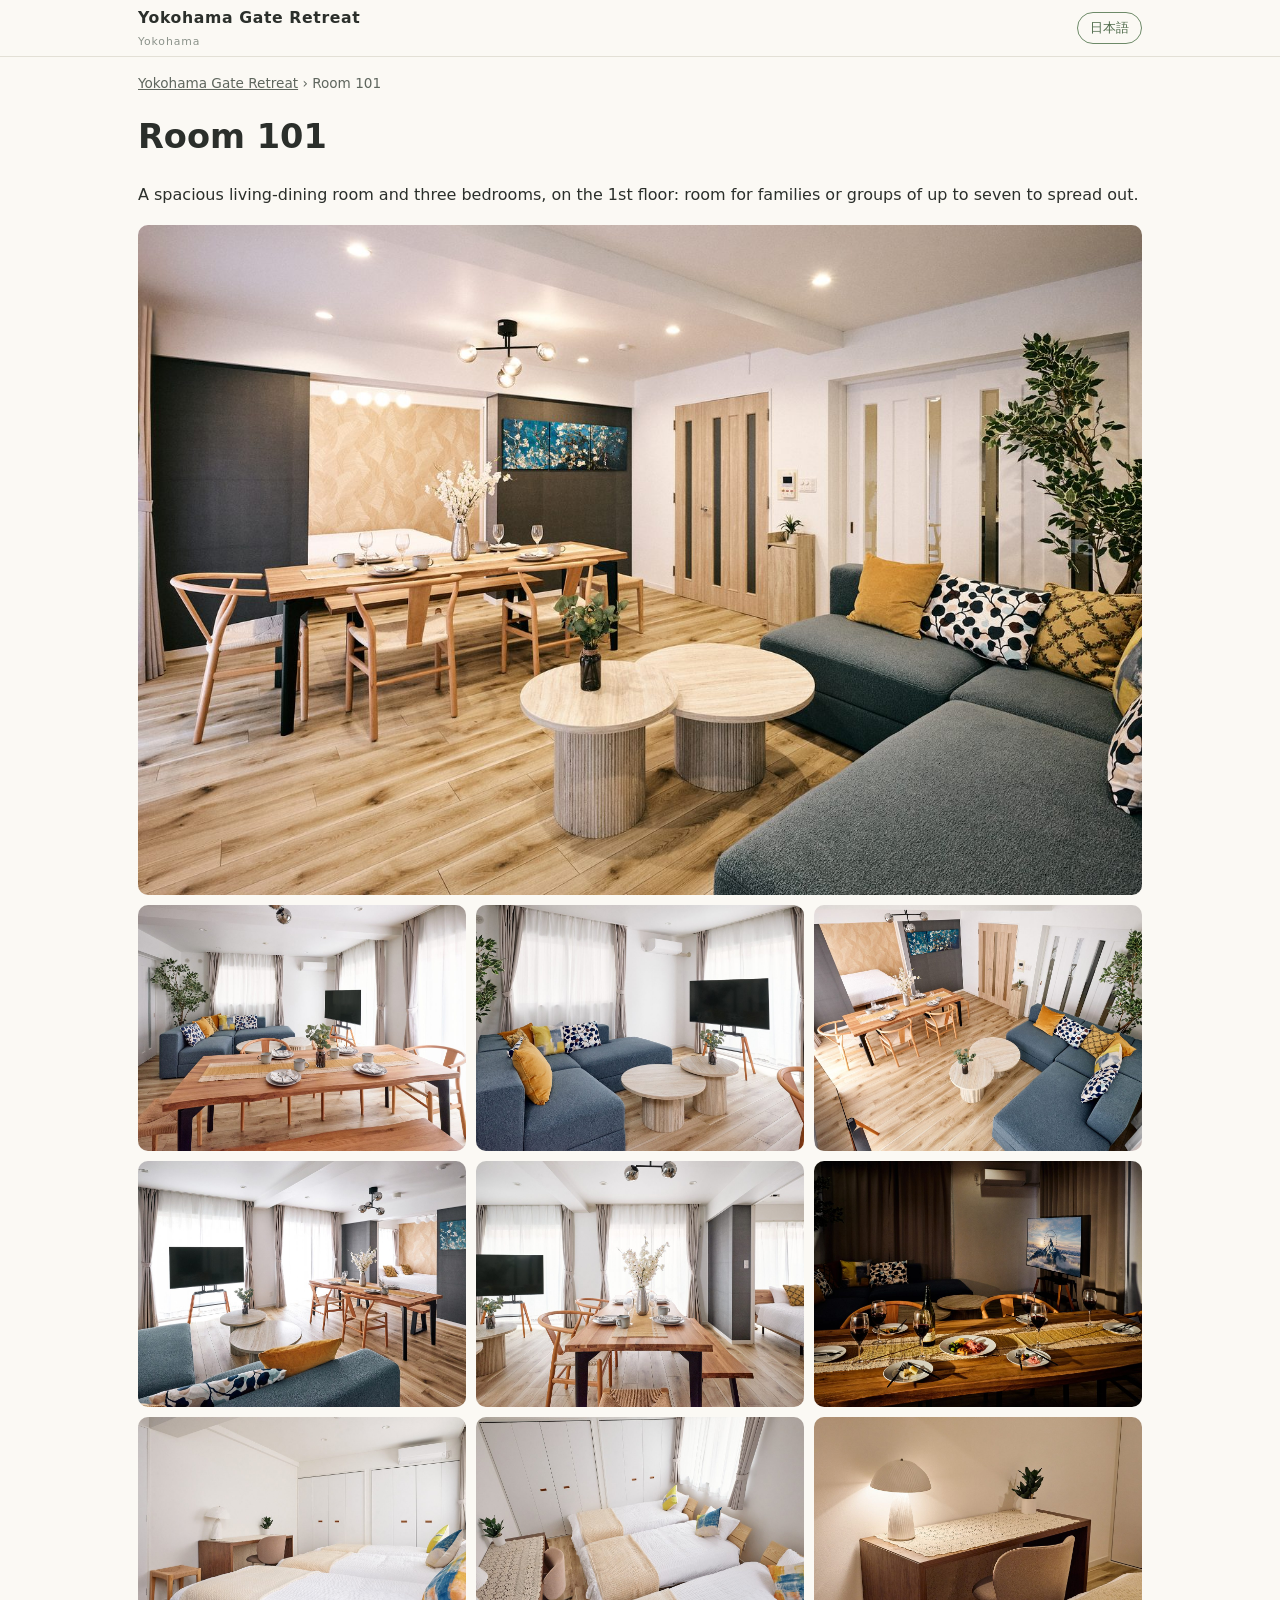
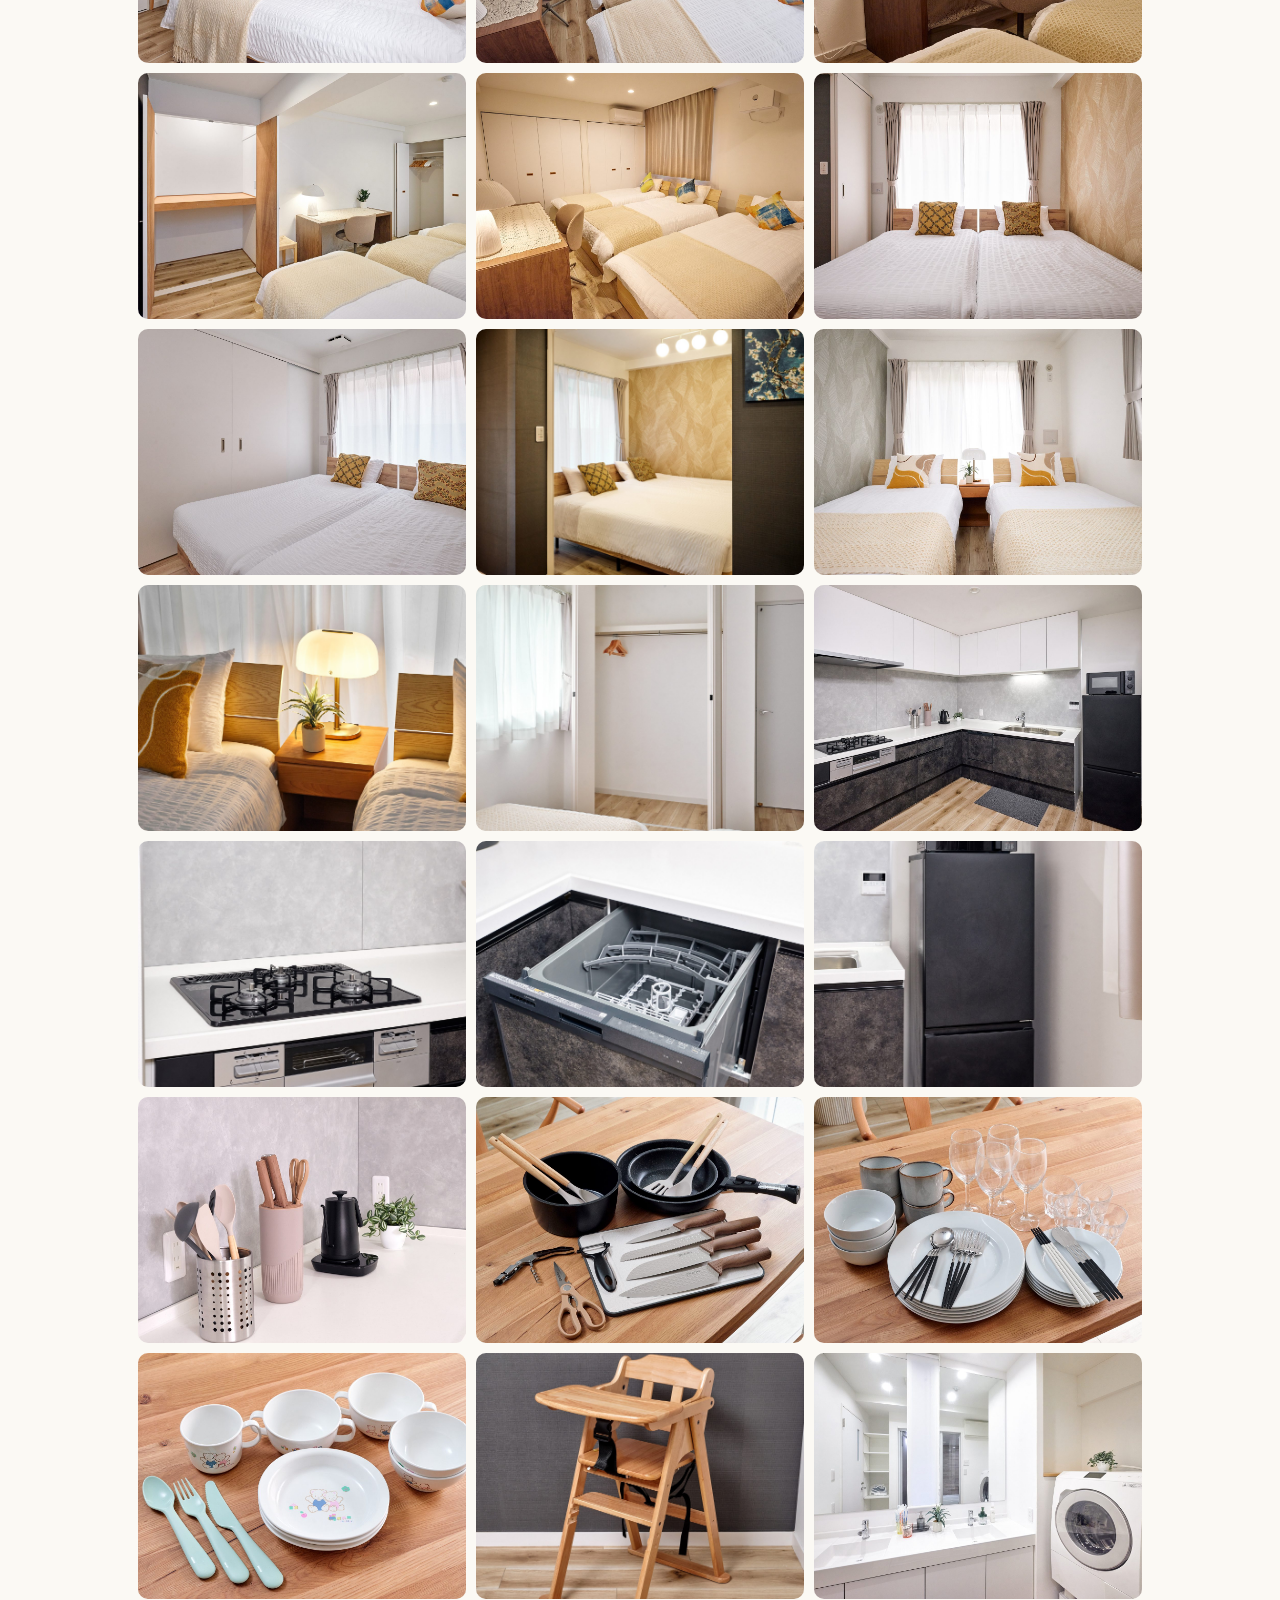
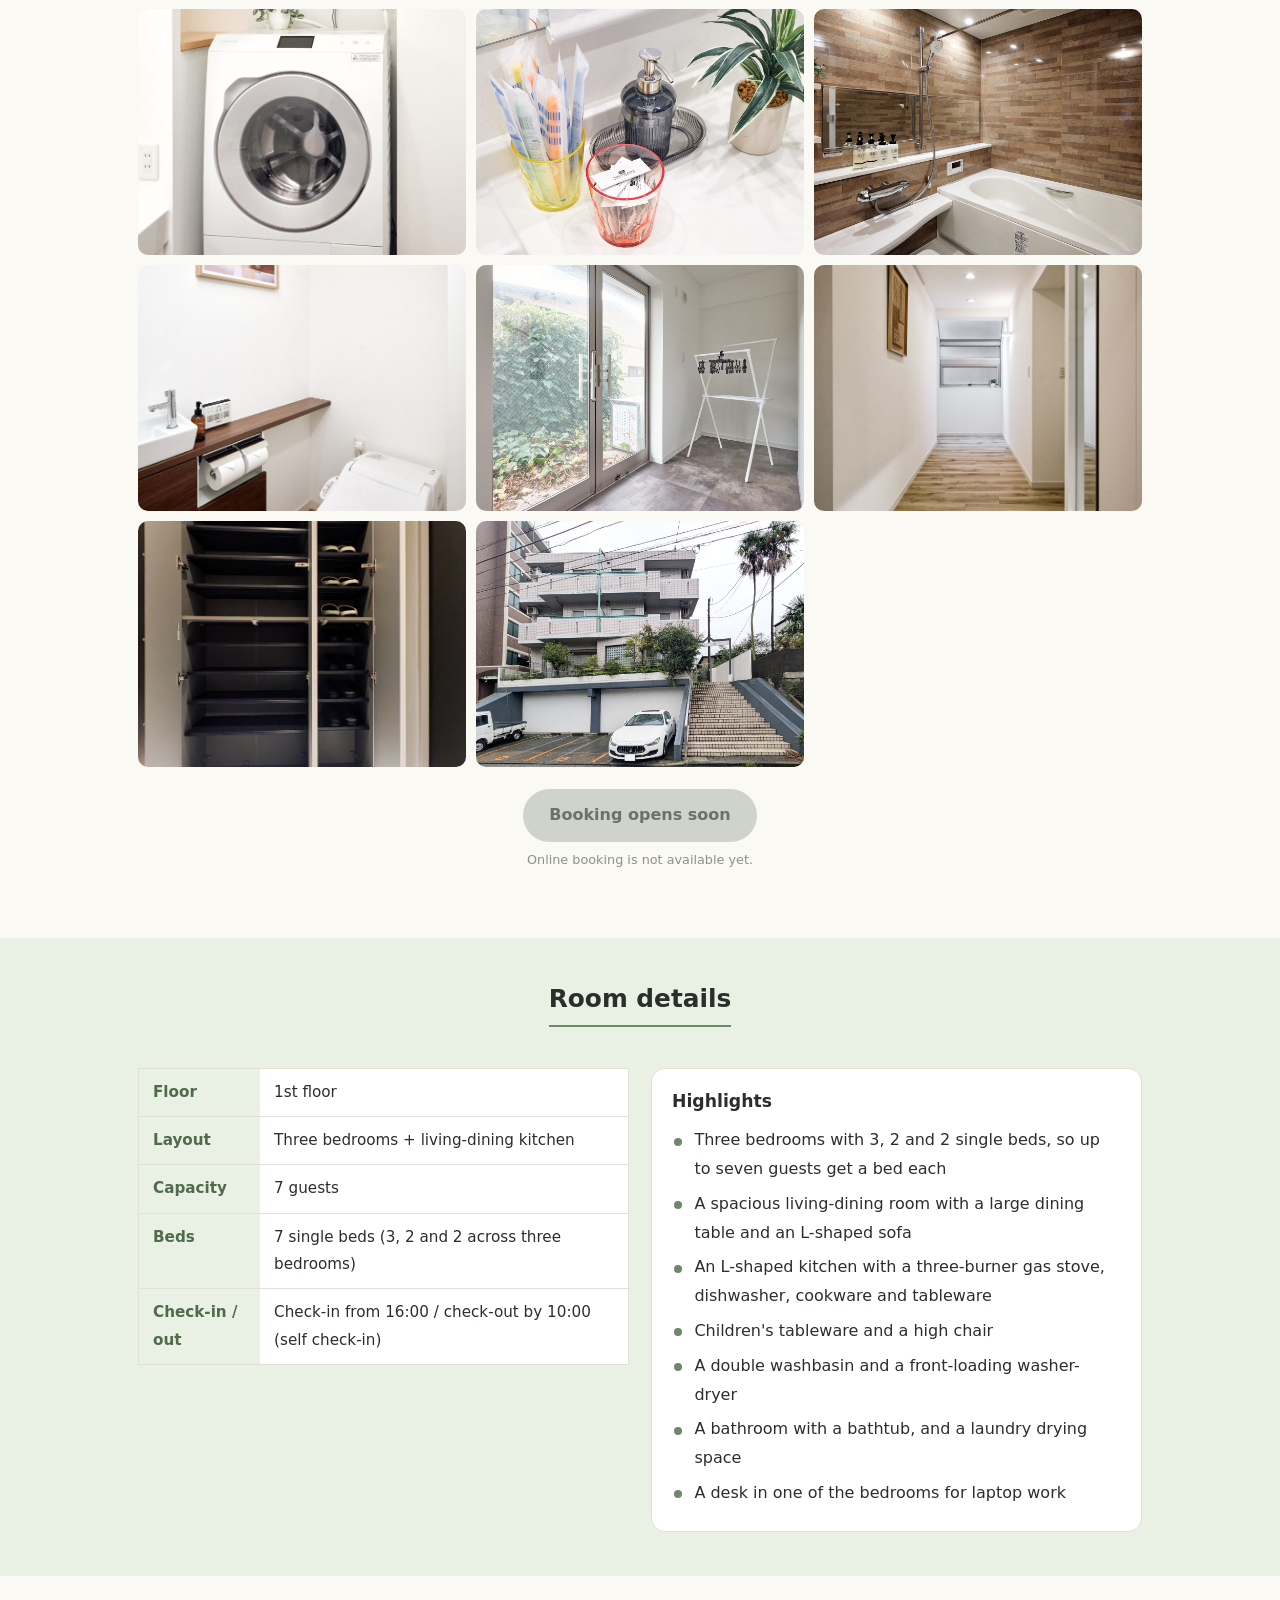
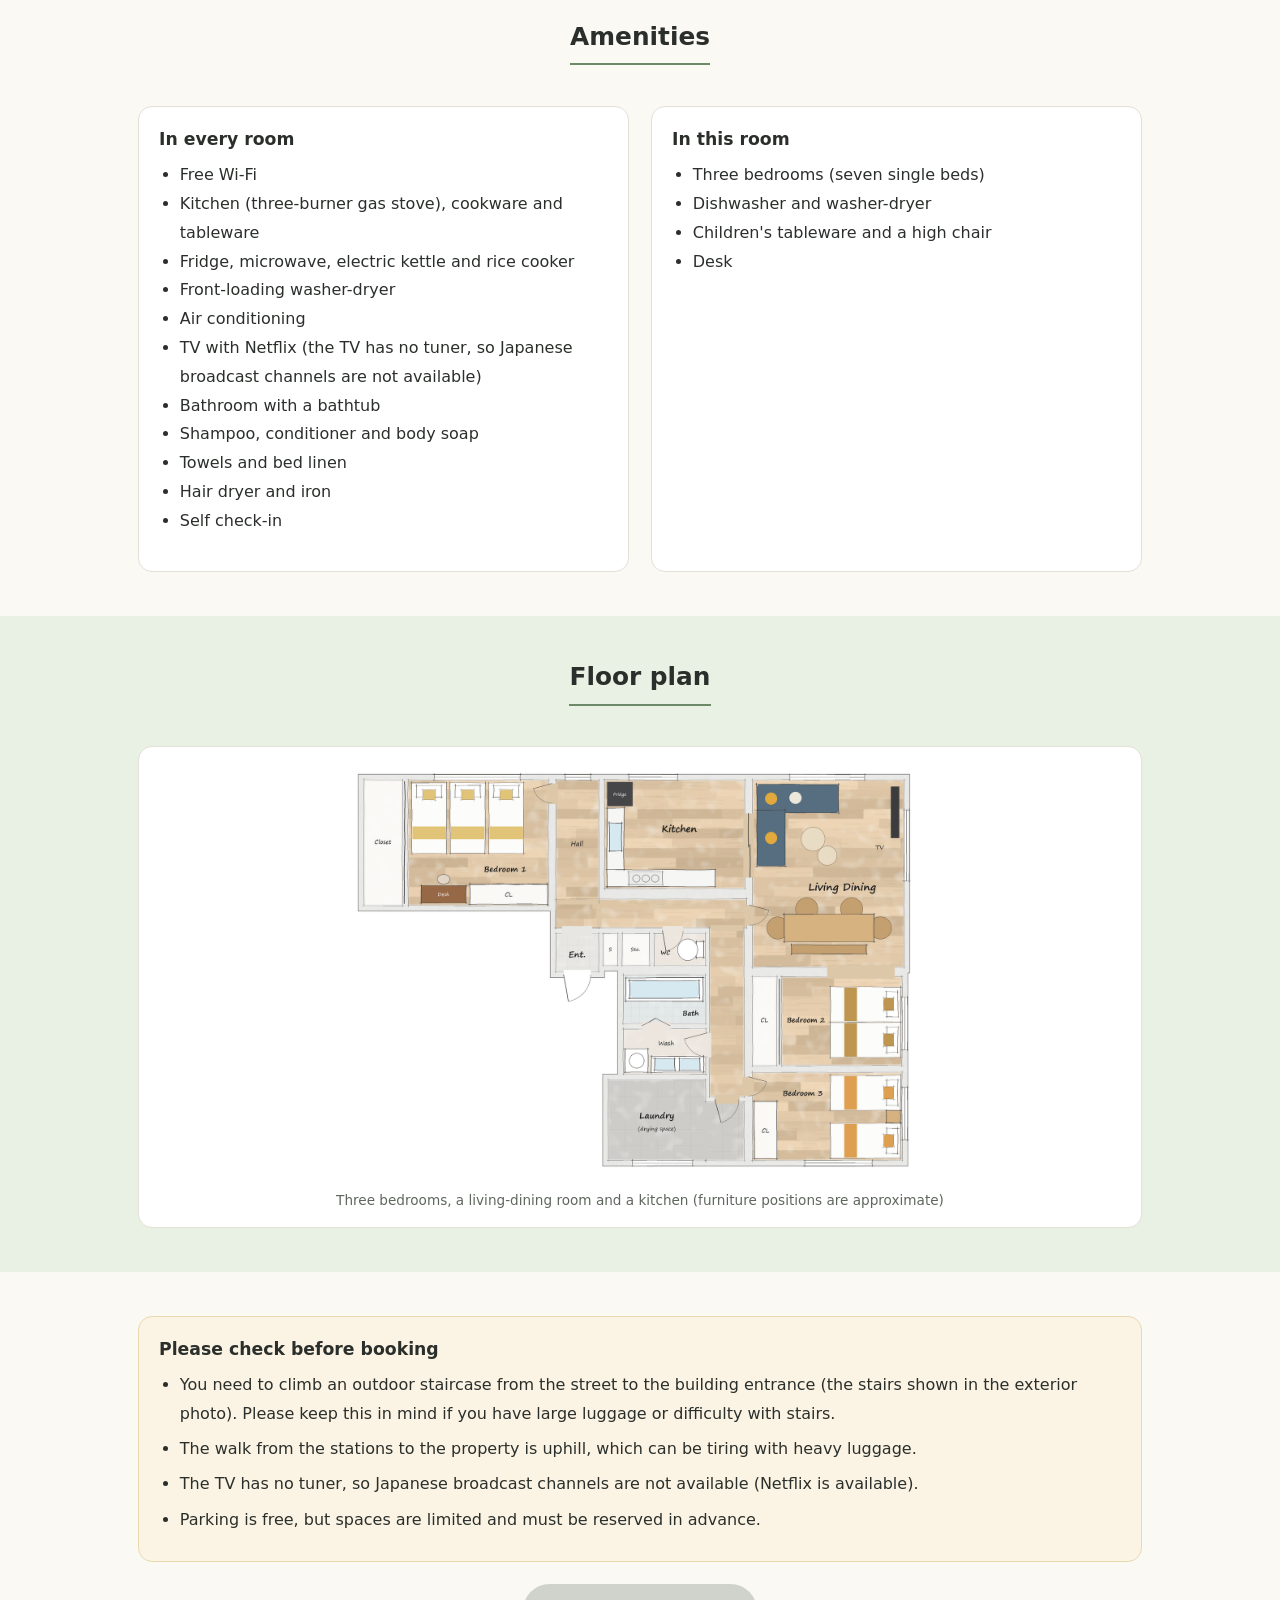
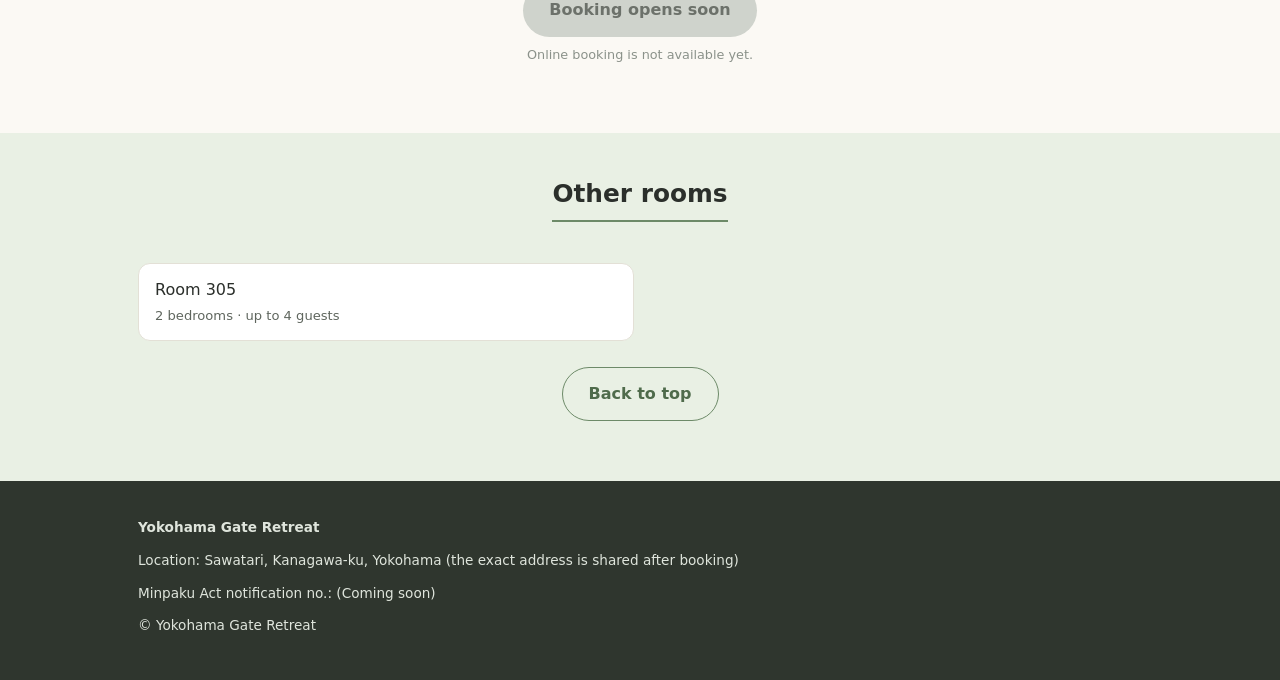
<file: sawatari/site/en/rooms/101.html>
<!DOCTYPE html>
<html lang="en">
<head>
<meta charset="utf-8">
<meta name="viewport" content="width=device-width, initial-scale=1">
<meta name="robots" content="noindex, nofollow">
<title>Room 101 | Yokohama Gate Retreat</title>
<meta name="description" content="Yokohama Gate Retreat Room 101. Room details are coming soon.">
<link rel="alternate" hreflang="en" href="https://stay.neconote.net/sawatari/en/rooms/101.html">
<link rel="alternate" hreflang="ja" href="https://stay.neconote.net/sawatari/rooms/101.html">
<link rel="stylesheet" href="../../css/style.css">
</head>
<body>
<header class="site-header"><div class="wrap">
<a class="brand" href="../index.html">Yokohama Gate Retreat<small>Yokohama</small></a>
<nav class="nav" aria-label="menu"><a class="lang" href="../../rooms/101.html" hreflang="ja" lang="ja">日本語</a></nav>
</div></header>
<div class="wrap crumbs"><a href="../index.html">Yokohama Gate Retreat</a> &rsaquo; Room 101</div><main>
<section style="padding-top:18px"><div class="wrap">
<h1>Room 101</h1>
<p>A spacious living-dining room and three bedrooms, on the 1st floor: room for families or groups of up to seven to spread out.</p>
<!--photo:gallery101-->
<div class="gallery">
<a class="first" href="../../images/101/01-cover.jpg"><img src="../../images/101/01-cover.jpg" width="1440" height="960" alt="Spacious living room with dining table and sofa"></a>
<a href="../../images/101/02-living.jpg"><img src="../../images/101/02-living.jpg" width="1440" height="960" alt="Large dining table, sofa and TV" loading="lazy"></a>
<a href="../../images/101/03-living.jpg"><img src="../../images/101/03-living.jpg" width="1440" height="960" alt="L-shaped sofa and coffee tables" loading="lazy"></a>
<a href="../../images/101/04-living.jpg"><img src="../../images/101/04-living.jpg" width="1440" height="960" alt="The living room seen from above" loading="lazy"></a>
<a href="../../images/101/05-living.jpg"><img src="../../images/101/05-living.jpg" width="1440" height="960" alt="View of the TV from the sofa" loading="lazy"></a>
<a href="../../images/101/06-dining.jpg"><img src="../../images/101/06-dining.jpg" width="1440" height="960" alt="Dining table with bench" loading="lazy"></a>
<a href="../../images/101/07-dining.jpg"><img src="../../images/101/07-dining.jpg" width="1440" height="960" alt="The dining area at night" loading="lazy"></a>
<a href="../../images/101/08-bedroom1.jpg"><img src="../../images/101/08-bedroom1.jpg" width="1440" height="960" alt="Bedroom with three beds" loading="lazy"></a>
<a href="../../images/101/09-bedroom1.jpg"><img src="../../images/101/09-bedroom1.jpg" width="1440" height="960" alt="Three-bed bedroom with closets" loading="lazy"></a>
<a href="../../images/101/10-bedroom1.jpg"><img src="../../images/101/10-bedroom1.jpg" width="1440" height="960" alt="Desk in the bedroom" loading="lazy"></a>
<a href="../../images/101/11-bedroom1.jpg"><img src="../../images/101/11-bedroom1.jpg" width="1440" height="960" alt="Storage and desk in the bedroom" loading="lazy"></a>
<a href="../../images/101/12-bedroom1.jpg"><img src="../../images/101/12-bedroom1.jpg" width="1440" height="960" alt="The bedroom at night" loading="lazy"></a>
<a href="../../images/101/13-bedroom2.jpg"><img src="../../images/101/13-bedroom2.jpg" width="1440" height="960" alt="Bedroom next to the living room (two beds)" loading="lazy"></a>
<a href="../../images/101/14-bedroom2.jpg"><img src="../../images/101/14-bedroom2.jpg" width="1440" height="960" alt="Bedroom next to the living room, with closet" loading="lazy"></a>
<a href="../../images/101/15-bedroom2.jpg"><img src="../../images/101/15-bedroom2.jpg" width="1440" height="1080" alt="The bedroom seen from the living room" loading="lazy"></a>
<a href="../../images/101/16-bedroom3.jpg"><img src="../../images/101/16-bedroom3.jpg" width="1440" height="960" alt="Bedroom with two beds" loading="lazy"></a>
<a href="../../images/101/17-bedroom3.jpg"><img src="../../images/101/17-bedroom3.jpg" width="1440" height="1920" alt="Bedside lamp" loading="lazy"></a>
<a href="../../images/101/18-bedroom3.jpg"><img src="../../images/101/18-bedroom3.jpg" width="1440" height="1920" alt="Closet in the bedroom" loading="lazy"></a>
<a href="../../images/101/19-kitchen.jpg"><img src="../../images/101/19-kitchen.jpg" width="1440" height="960" alt="L-shaped kitchen" loading="lazy"></a>
<a href="../../images/101/20-kitchen.jpg"><img src="../../images/101/20-kitchen.jpg" width="1440" height="1920" alt="Three-burner gas stove with grill" loading="lazy"></a>
<a href="../../images/101/21-kitchen.jpg"><img src="../../images/101/21-kitchen.jpg" width="1440" height="1920" alt="Dishwasher" loading="lazy"></a>
<a href="../../images/101/22-kitchen.jpg"><img src="../../images/101/22-kitchen.jpg" width="1440" height="1920" alt="Fridge and microwave" loading="lazy"></a>
<a href="../../images/101/23-kitchen.jpg"><img src="../../images/101/23-kitchen.jpg" width="1440" height="960" alt="Electric kettle and cooking utensils" loading="lazy"></a>
<a href="../../images/101/24-kitchen.jpg"><img src="../../images/101/24-kitchen.jpg" width="1440" height="960" alt="Pots, pans and knives" loading="lazy"></a>
<a href="../../images/101/25-kitchen.jpg"><img src="../../images/101/25-kitchen.jpg" width="1440" height="960" alt="Tableware, glasses and cutlery" loading="lazy"></a>
<a href="../../images/101/26-kitchen.jpg"><img src="../../images/101/26-kitchen.jpg" width="1440" height="960" alt="Tableware for children" loading="lazy"></a>
<a href="../../images/101/27-kids.jpg"><img src="../../images/101/27-kids.jpg" width="1440" height="1920" alt="High chair" loading="lazy"></a>
<a href="../../images/101/28-washroom.jpg"><img src="../../images/101/28-washroom.jpg" width="1440" height="960" alt="Double washbasin and washer-dryer" loading="lazy"></a>
<a href="../../images/101/29-washroom.jpg"><img src="../../images/101/29-washroom.jpg" width="1440" height="1920" alt="Front-loading washer-dryer" loading="lazy"></a>
<a href="../../images/101/30-washroom.jpg"><img src="../../images/101/30-washroom.jpg" width="1440" height="960" alt="Amenities at the washbasin" loading="lazy"></a>
<a href="../../images/101/31-bath.jpg"><img src="../../images/101/31-bath.jpg" width="1440" height="960" alt="Bathroom" loading="lazy"></a>
<a href="../../images/101/32-toilet.jpg"><img src="../../images/101/32-toilet.jpg" width="1440" height="1920" alt="Toilet" loading="lazy"></a>
<a href="../../images/101/33-laundry.jpg"><img src="../../images/101/33-laundry.jpg" width="1440" height="960" alt="Laundry drying space" loading="lazy"></a>
<a href="../../images/101/34-hall.jpg"><img src="../../images/101/34-hall.jpg" width="1440" height="1920" alt="Hallway seen from the entrance" loading="lazy"></a>
<a href="../../images/101/35-entrance.jpg"><img src="../../images/101/35-entrance.jpg" width="1440" height="2413" alt="Shoe cabinet at the entrance" loading="lazy"></a>
<a href="../../images/101/36-exterior.jpg"><img src="../../images/101/36-exterior.jpg" width="1440" height="960" alt="Building exterior, with the stairs up to the entrance and the parking" loading="lazy"></a>
</div>
<!--/photo:gallery101-->
<div class="book">
<!-- Booking link not set yet (replace this button with <a href="..."> once the booking system is ready) -->
<button class="btn btn-primary" type="button" disabled>Booking opens soon</button>
<span class="note">Online booking is not available yet.</span>
</div>
</div></section>
<section class="alt"><div class="wrap">
<div class="sec-title"><h2>Room details</h2></div>
<div class="grid2">
<div>
<table class="spec">
<tr><th>Floor</th><td>1st floor</td></tr>
<tr><th>Layout</th><td>Three bedrooms + living-dining kitchen</td></tr>
<tr><th>Capacity</th><td>7 guests</td></tr>
<tr><th>Beds</th><td>7 single beds (3, 2 and 2 across three bedrooms)</td></tr>
<tr><th>Check-in / out</th><td>Check-in from 16:00 / check-out by 10:00 (self check-in)</td></tr>
</table>
</div>
<div class="box">
<h3>Highlights</h3>
<ul class="cols" style="columns:1">
<li>Three bedrooms with 3, 2 and 2 single beds, so up to seven guests get a bed each</li>
<li>A spacious living-dining room with a large dining table and an L-shaped sofa</li>
<li>An L-shaped kitchen with a three-burner gas stove, dishwasher, cookware and tableware</li>
<li>Children's tableware and a high chair</li>
<li>A double washbasin and a front-loading washer-dryer</li>
<li>A bathroom with a bathtub, and a laundry drying space</li>
<li>A desk in one of the bedrooms for laptop work</li>
</ul>
</div>
</div>
</div></section>
<section><div class="wrap">
<div class="sec-title"><h2>Amenities</h2></div>
<div class="grid2">
<div class="box"><h3>In every room</h3><ul>
<li>Free Wi-Fi</li>
<li>Kitchen (three-burner gas stove), cookware and tableware</li>
<li>Fridge, microwave, electric kettle and rice cooker</li>
<li>Front-loading washer-dryer</li>
<li>Air conditioning</li>
<li>TV with Netflix (the TV has no tuner, so Japanese broadcast channels are not available)</li>
<li>Bathroom with a bathtub</li>
<li>Shampoo, conditioner and body soap</li>
<li>Towels and bed linen</li>
<li>Hair dryer and iron</li>
<li>Self check-in</li>
</ul></div>
<div class="box"><h3>In this room</h3><ul><li>Three bedrooms (seven single beds)</li><li>Dishwasher and washer-dryer</li><li>Children's tableware and a high chair</li><li>Desk</li></ul></div>
</div>
</div></section>
<section class="alt"><div class="wrap">
<div class="sec-title"><h2>Floor plan</h2></div>
<figure class="plan"><img src="../../images/101/floorplan.png" width="1440" height="1034" alt="Floor plan of Room 101" loading="lazy"><figcaption>Three bedrooms, a living-dining room and a kitchen (furniture positions are approximate)</figcaption></figure>
</div></section>
<section><div class="wrap">
<div class="notice">
<h3>Please check before booking</h3>
<ul><li>You need to climb an outdoor staircase from the street to the building entrance (the stairs shown in the exterior photo). Please keep this in mind if you have large luggage or difficulty with stairs.</li><li>The walk from the stations to the property is uphill, which can be tiring with heavy luggage.</li><li>The TV has no tuner, so Japanese broadcast channels are not available (Netflix is available).</li><li>Parking is free, but spaces are limited and must be reserved in advance.</li></ul>
</div>
<div class="book">
<!-- Booking link not set yet (replace this button with <a href="..."> once the booking system is ready) -->
<button class="btn btn-primary" type="button" disabled>Booking opens soon</button>
<span class="note">Online booking is not available yet.</span>
</div>

</div></section>
<section class="alt"><div class="wrap">
<div class="sec-title"><h2>Other rooms</h2></div>
<div class="room-links">
<a href="305.html">Room 305<span>2 bedrooms · up to 4 guests</span></a>
</div>
<p style="text-align:center;margin-top:1.6em"><a class="btn btn-line" href="../index.html">Back to top</a></p>
</div></section>
</main>
<footer><div class="wrap">
<p><strong>Yokohama Gate Retreat</strong></p>
<p>Location: Sawatari, Kanagawa-ku, Yokohama (the exact address is shared after booking)</p>
<p>Minpaku Act notification no.: (Coming soon)</p>
<p>&copy; Yokohama Gate Retreat</p>
</div></footer>
<script src="../../js/gallery.js"></script>
</body>
</html>
</file>
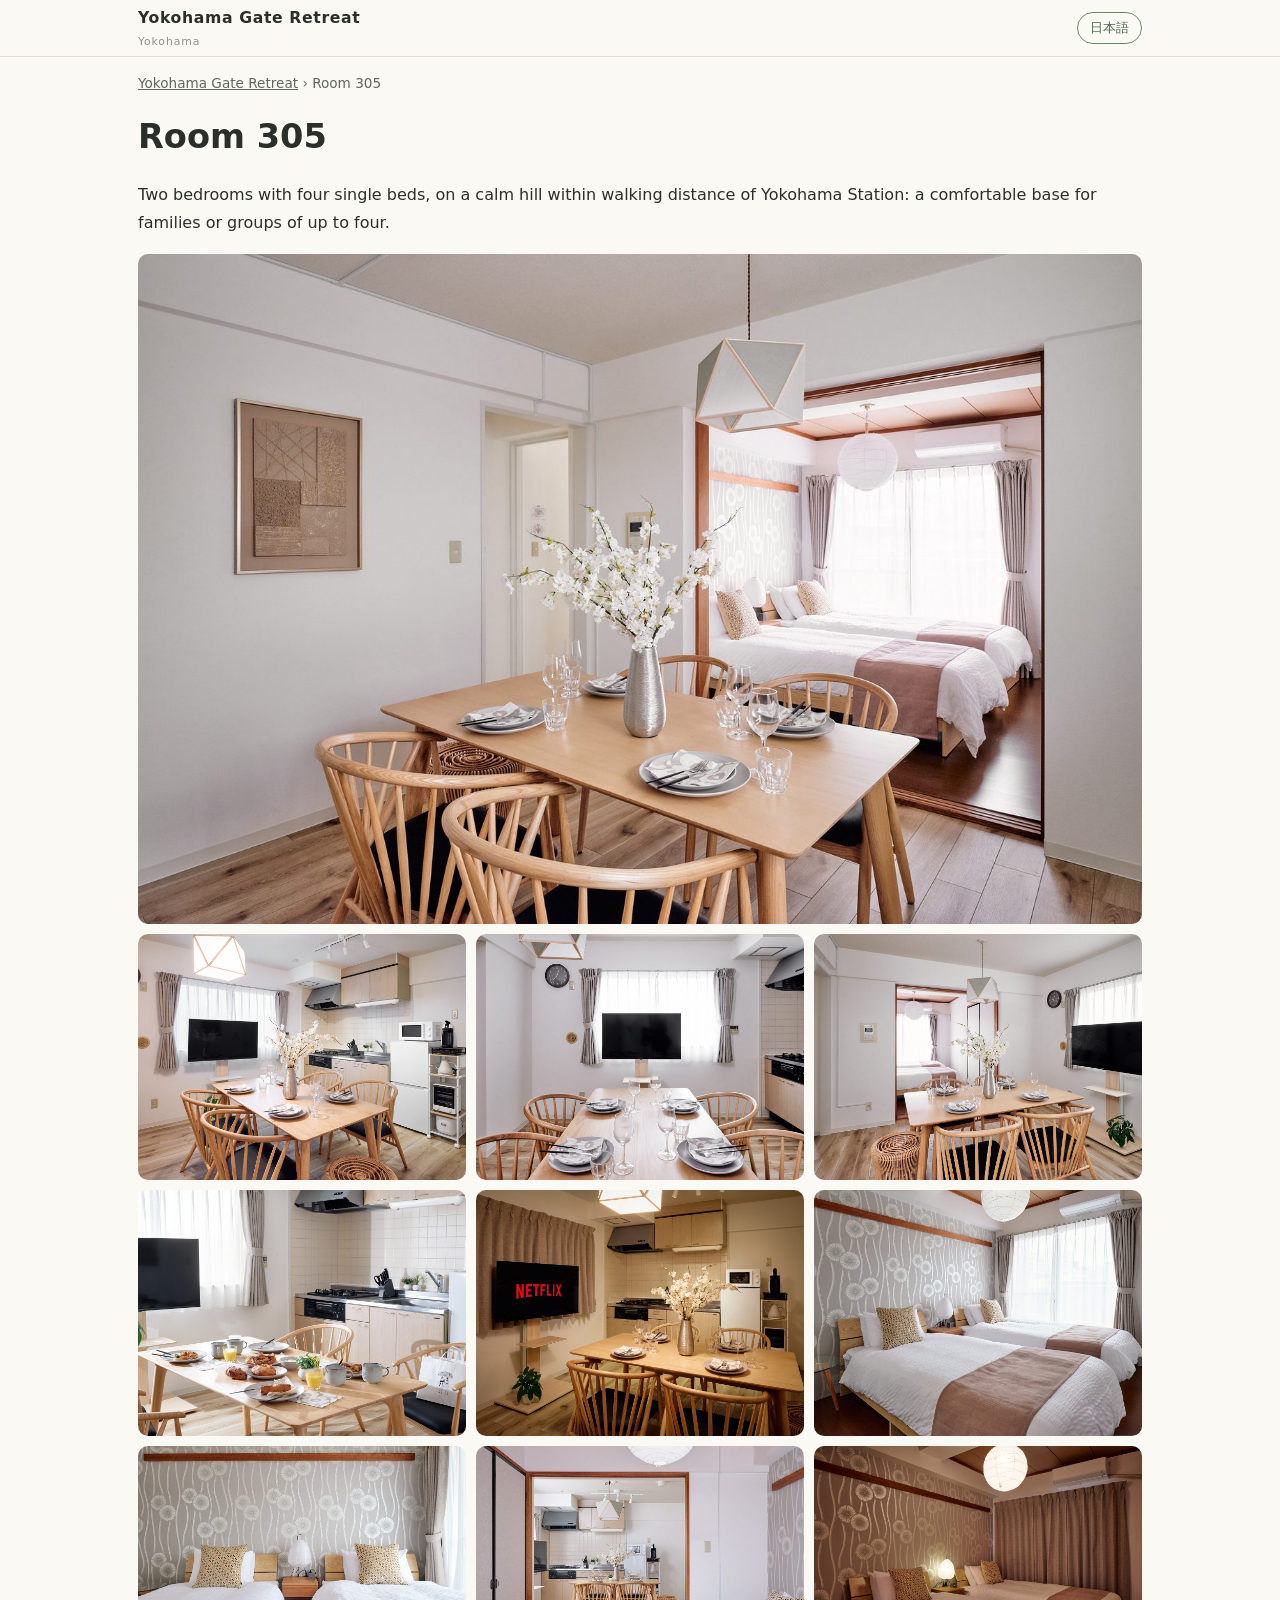
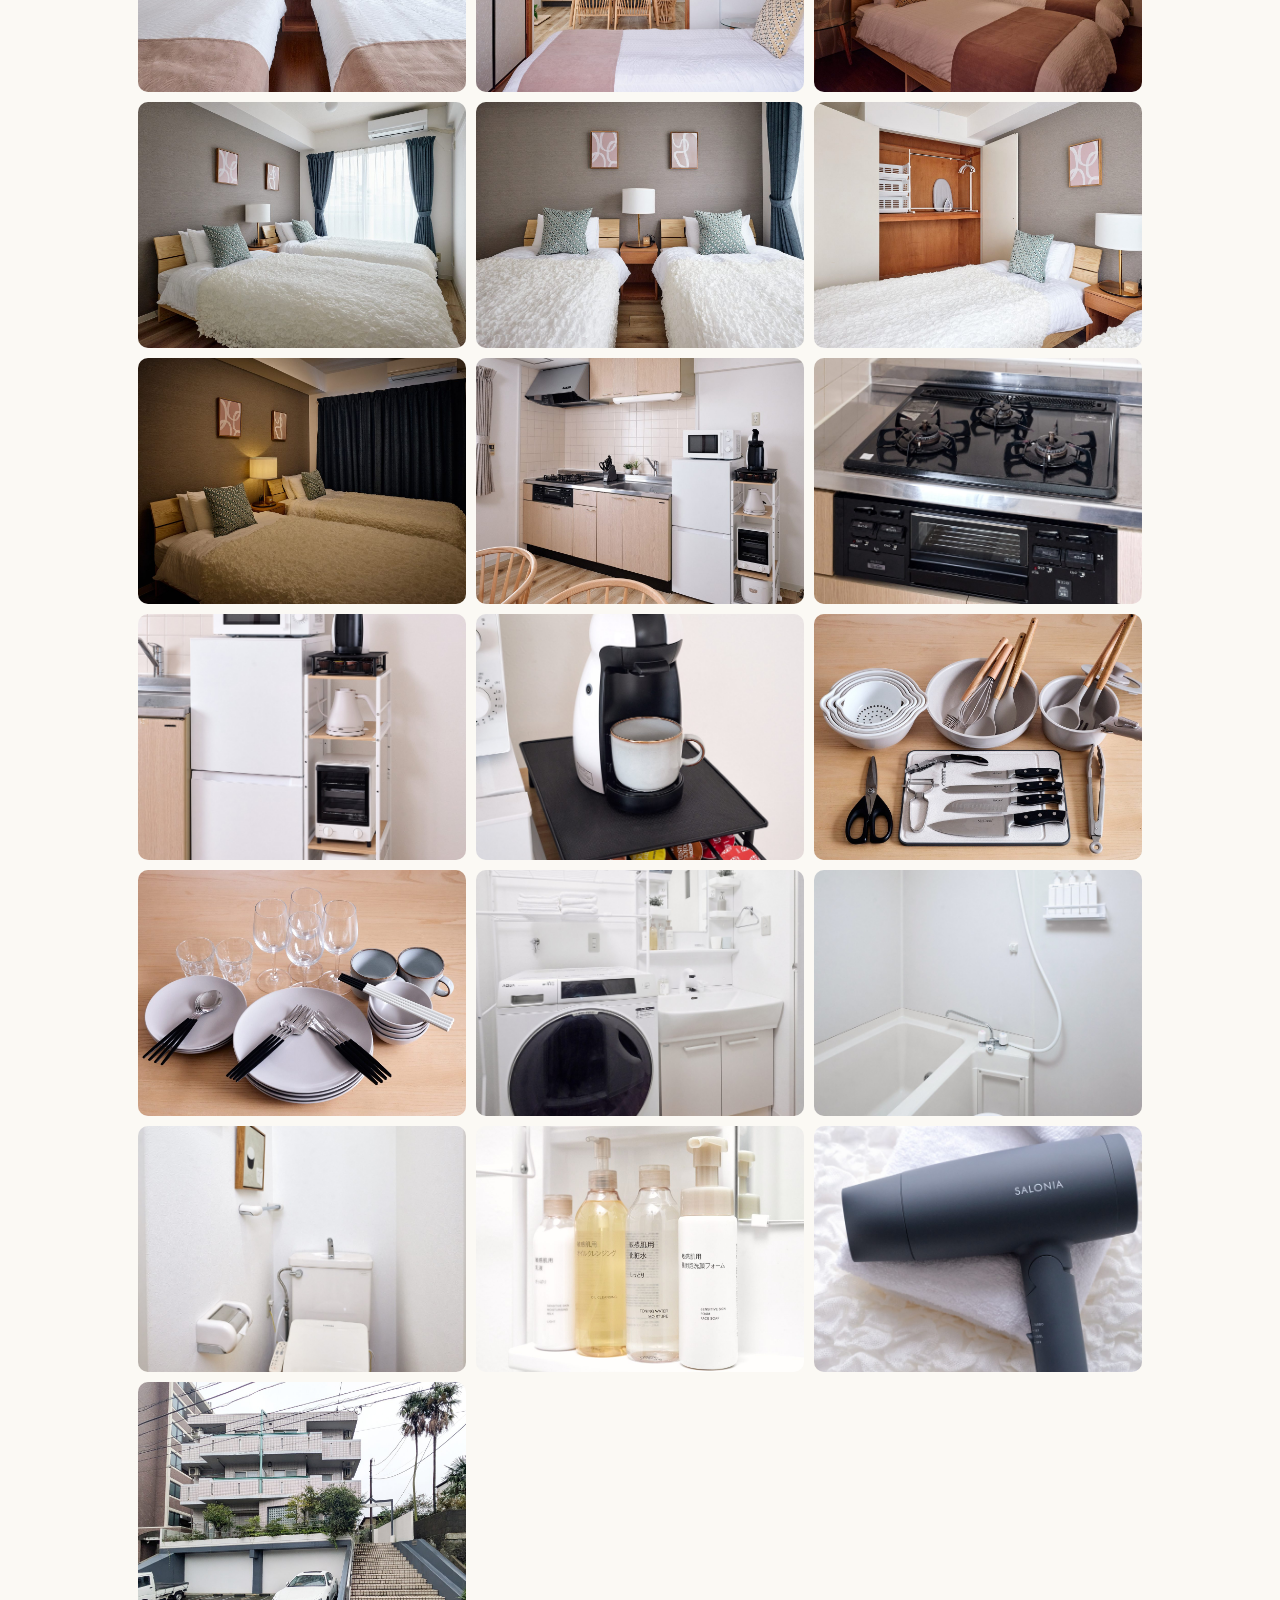
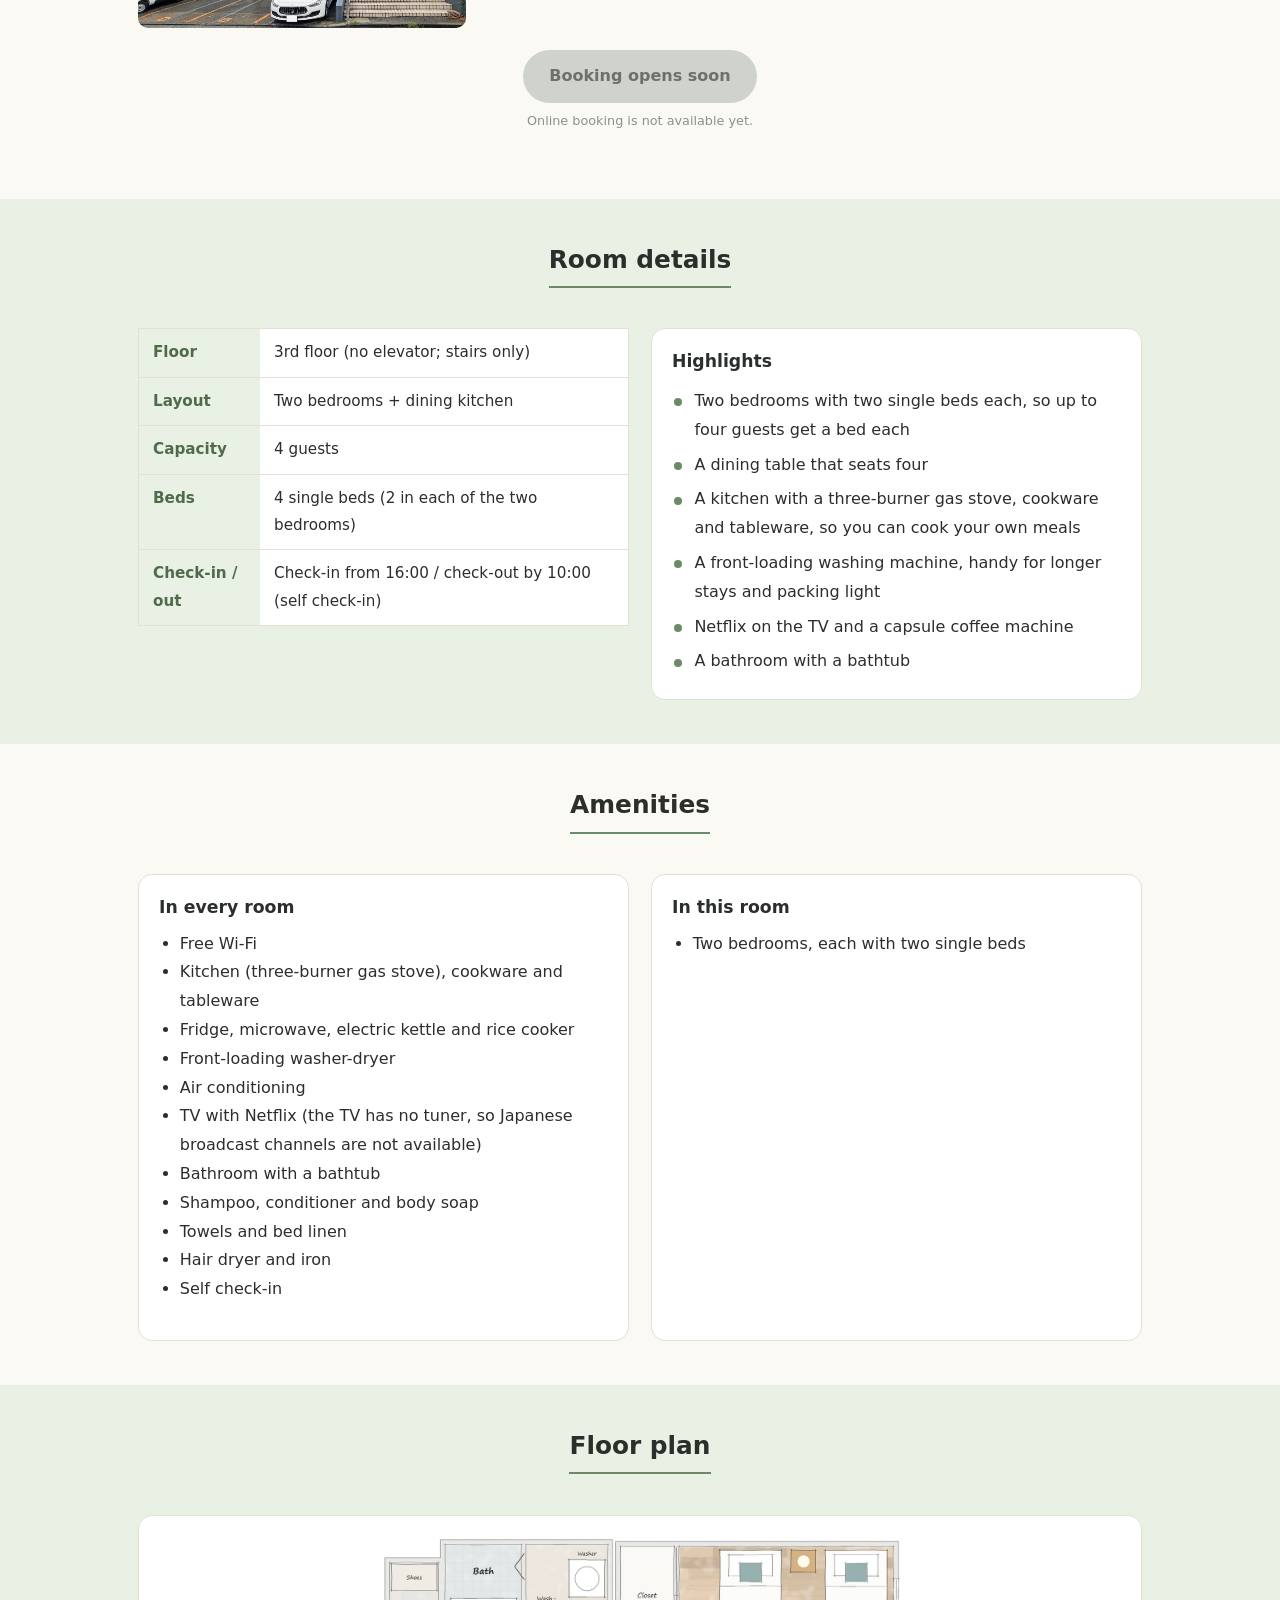
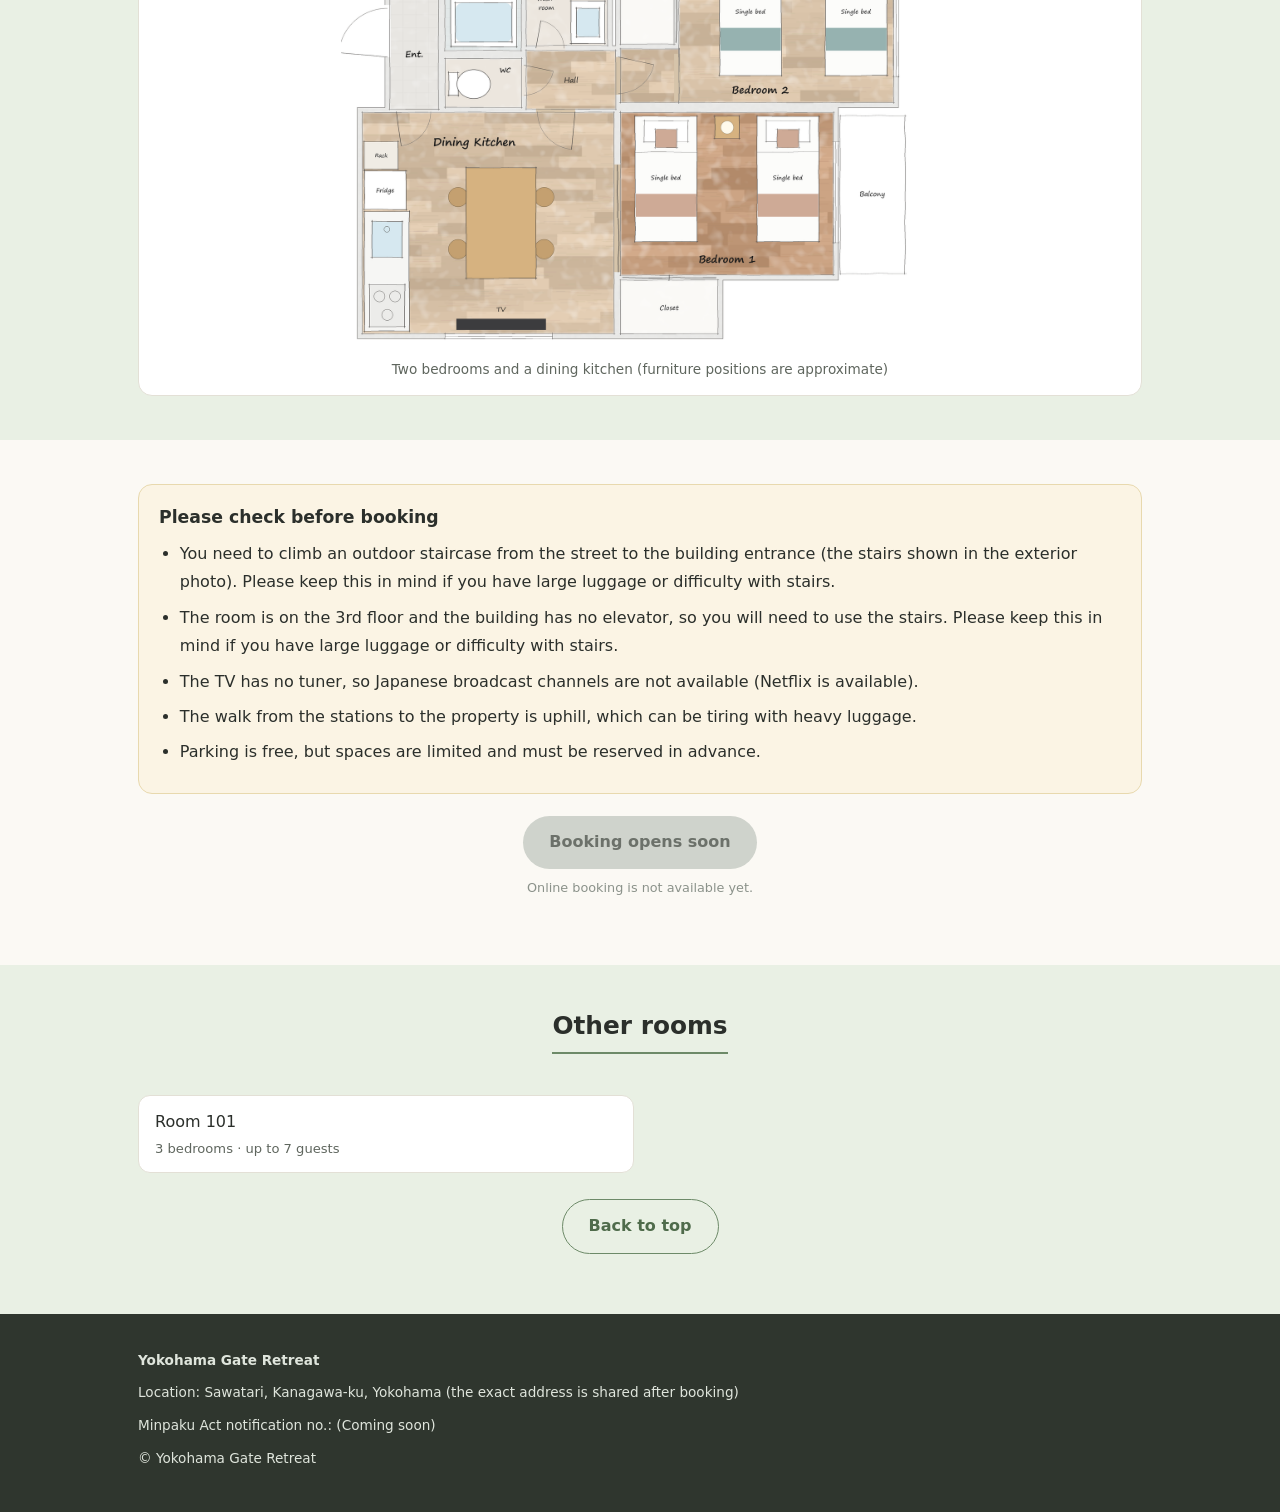
<file: sawatari/site/en/rooms/305.html>
<!DOCTYPE html>
<html lang="en">
<head>
<meta charset="utf-8">
<meta name="viewport" content="width=device-width, initial-scale=1">
<meta name="robots" content="noindex, nofollow">
<title>Room 305 | Yokohama Gate Retreat</title>
<meta name="description" content="Yokohama Gate Retreat Room 305. Two bedrooms with four single beds, for up to four guests.">
<link rel="alternate" hreflang="en" href="https://stay.neconote.net/sawatari/en/rooms/305.html">
<link rel="alternate" hreflang="ja" href="https://stay.neconote.net/sawatari/rooms/305.html">
<link rel="stylesheet" href="../../css/style.css">
</head>
<body>
<header class="site-header"><div class="wrap">
<a class="brand" href="../index.html">Yokohama Gate Retreat<small>Yokohama</small></a>
<nav class="nav" aria-label="menu"><a class="lang" href="../../rooms/305.html" hreflang="ja" lang="ja">日本語</a></nav>
</div></header>
<div class="wrap crumbs"><a href="../index.html">Yokohama Gate Retreat</a> &rsaquo; Room 305</div><main>
<section style="padding-top:18px"><div class="wrap">
<h1>Room 305</h1>
<p>Two bedrooms with four single beds, on a calm hill within walking distance of Yokohama Station: a comfortable base for families or groups of up to four.</p>
<!--photo:gallery305-->
<div class="gallery">
<a class="first" href="../../images/305/01-cover.jpg"><img src="../../images/305/01-cover.jpg" width="1440" height="960" alt="Dining area with a bedroom beyond"></a>
<a href="../../images/305/02-dining.jpg"><img src="../../images/305/02-dining.jpg" width="1440" height="960" alt="Dining area with TV and kitchen" loading="lazy"></a>
<a href="../../images/305/03-dining.jpg"><img src="../../images/305/03-dining.jpg" width="1440" height="960" alt="Dining table for four and the TV" loading="lazy"></a>
<a href="../../images/305/04-dining.jpg"><img src="../../images/305/04-dining.jpg" width="1440" height="960" alt="View from the dining area toward a bedroom" loading="lazy"></a>
<a href="../../images/305/05-dining.jpg"><img src="../../images/305/05-dining.jpg" width="1440" height="960" alt="Dining table set for breakfast" loading="lazy"></a>
<a href="../../images/305/06-tv.jpg"><img src="../../images/305/06-tv.jpg" width="1440" height="960" alt="Netflix is available on the TV" loading="lazy"></a>
<a href="../../images/305/07-bedroom1.jpg"><img src="../../images/305/07-bedroom1.jpg" width="1440" height="960" alt="Bedroom with two beds, next to the dining area" loading="lazy"></a>
<a href="../../images/305/08-bedroom1.jpg"><img src="../../images/305/08-bedroom1.jpg" width="1440" height="960" alt="Two beds with a bedside lamp" loading="lazy"></a>
<a href="../../images/305/09-bedroom1.jpg"><img src="../../images/305/09-bedroom1.jpg" width="1440" height="960" alt="View from the bedroom toward the dining area" loading="lazy"></a>
<a href="../../images/305/10-bedroom1.jpg"><img src="../../images/305/10-bedroom1.jpg" width="1440" height="960" alt="The bedroom at night" loading="lazy"></a>
<a href="../../images/305/11-bedroom2.jpg"><img src="../../images/305/11-bedroom2.jpg" width="1440" height="960" alt="Second bedroom with two beds" loading="lazy"></a>
<a href="../../images/305/12-bedroom2.jpg"><img src="../../images/305/12-bedroom2.jpg" width="1440" height="960" alt="Two beds with a bedside lamp" loading="lazy"></a>
<a href="../../images/305/13-bedroom2.jpg"><img src="../../images/305/13-bedroom2.jpg" width="1440" height="960" alt="Closet in the bedroom" loading="lazy"></a>
<a href="../../images/305/14-bedroom2.jpg"><img src="../../images/305/14-bedroom2.jpg" width="1440" height="960" alt="The bedroom at night" loading="lazy"></a>
<a href="../../images/305/15-kitchen.jpg"><img src="../../images/305/15-kitchen.jpg" width="1440" height="960" alt="Kitchen" loading="lazy"></a>
<a href="../../images/305/16-kitchen.jpg"><img src="../../images/305/16-kitchen.jpg" width="1440" height="1920" alt="Three-burner gas stove with grill" loading="lazy"></a>
<a href="../../images/305/17-kitchen.jpg"><img src="../../images/305/17-kitchen.jpg" width="1440" height="1920" alt="Fridge, microwave, toaster, electric kettle and rice cooker" loading="lazy"></a>
<a href="../../images/305/18-kitchen.jpg"><img src="../../images/305/18-kitchen.jpg" width="1440" height="1920" alt="Capsule coffee machine" loading="lazy"></a>
<a href="../../images/305/19-kitchen.jpg"><img src="../../images/305/19-kitchen.jpg" width="1440" height="960" alt="Cooking utensils" loading="lazy"></a>
<a href="../../images/305/20-kitchen.jpg"><img src="../../images/305/20-kitchen.jpg" width="1440" height="960" alt="Tableware, glasses and cutlery" loading="lazy"></a>
<a href="../../images/305/21-washroom.jpg"><img src="../../images/305/21-washroom.jpg" width="1440" height="1920" alt="Washbasin and front-loading washing machine" loading="lazy"></a>
<a href="../../images/305/22-bath.jpg"><img src="../../images/305/22-bath.jpg" width="1440" height="1920" alt="Bathroom" loading="lazy"></a>
<a href="../../images/305/23-toilet.jpg"><img src="../../images/305/23-toilet.jpg" width="1440" height="1920" alt="Toilet" loading="lazy"></a>
<a href="../../images/305/24-amenity.jpg"><img src="../../images/305/24-amenity.jpg" width="1440" height="960" alt="Skincare items at the washbasin" loading="lazy"></a>
<a href="../../images/305/25-amenity.jpg"><img src="../../images/305/25-amenity.jpg" width="1440" height="1920" alt="Hair dryer" loading="lazy"></a>
<a href="../../images/305/26-exterior.jpg"><img src="../../images/305/26-exterior.jpg" width="1440" height="960" alt="Building exterior and parking" loading="lazy"></a>
</div>
<!--/photo:gallery305-->
<div class="book">
<!-- Booking link not set yet (replace this button with <a href="..."> once the booking system is ready) -->
<button class="btn btn-primary" type="button" disabled>Booking opens soon</button>
<span class="note">Online booking is not available yet.</span>
</div>
</div></section>
<section class="alt"><div class="wrap">
<div class="sec-title"><h2>Room details</h2></div>
<div class="grid2">
<div>
<table class="spec">
<tr><th>Floor</th><td>3rd floor (no elevator; stairs only)</td></tr>
<tr><th>Layout</th><td>Two bedrooms + dining kitchen</td></tr>
<tr><th>Capacity</th><td>4 guests</td></tr>
<tr><th>Beds</th><td>4 single beds (2 in each of the two bedrooms)</td></tr>
<tr><th>Check-in / out</th><td>Check-in from 16:00 / check-out by 10:00 (self check-in)</td></tr>
</table>
</div>
<div class="box">
<h3>Highlights</h3>
<ul class="cols" style="columns:1">
<li>Two bedrooms with two single beds each, so up to four guests get a bed each</li>
<li>A dining table that seats four</li>
<li>A kitchen with a three-burner gas stove, cookware and tableware, so you can cook your own meals</li>
<li>A front-loading washing machine, handy for longer stays and packing light</li>
<li>Netflix on the TV and a capsule coffee machine</li>
<li>A bathroom with a bathtub</li>
</ul>
</div>
</div>
</div></section>
<section><div class="wrap">
<div class="sec-title"><h2>Amenities</h2></div>
<div class="grid2">
<div class="box"><h3>In every room</h3><ul>
<li>Free Wi-Fi</li>
<li>Kitchen (three-burner gas stove), cookware and tableware</li>
<li>Fridge, microwave, electric kettle and rice cooker</li>
<li>Front-loading washer-dryer</li>
<li>Air conditioning</li>
<li>TV with Netflix (the TV has no tuner, so Japanese broadcast channels are not available)</li>
<li>Bathroom with a bathtub</li>
<li>Shampoo, conditioner and body soap</li>
<li>Towels and bed linen</li>
<li>Hair dryer and iron</li>
<li>Self check-in</li>
</ul></div>
<div class="box"><h3>In this room</h3><ul><li>Two bedrooms, each with two single beds</li></ul></div>
</div>
</div></section>
<section class="alt"><div class="wrap">
<div class="sec-title"><h2>Floor plan</h2></div>
<figure class="plan"><img src="../../images/305/floorplan.png" width="1440" height="1010" alt="Floor plan of Room 305" loading="lazy"><figcaption>Two bedrooms and a dining kitchen (furniture positions are approximate)</figcaption></figure>
</div></section>
<section><div class="wrap">
<div class="notice">
<h3>Please check before booking</h3>
<ul><li>You need to climb an outdoor staircase from the street to the building entrance (the stairs shown in the exterior photo). Please keep this in mind if you have large luggage or difficulty with stairs.</li><li>The room is on the 3rd floor and the building has no elevator, so you will need to use the stairs. Please keep this in mind if you have large luggage or difficulty with stairs.</li><li>The TV has no tuner, so Japanese broadcast channels are not available (Netflix is available).</li><li>The walk from the stations to the property is uphill, which can be tiring with heavy luggage.</li><li>Parking is free, but spaces are limited and must be reserved in advance.</li></ul>
</div>
<div class="book">
<!-- Booking link not set yet (replace this button with <a href="..."> once the booking system is ready) -->
<button class="btn btn-primary" type="button" disabled>Booking opens soon</button>
<span class="note">Online booking is not available yet.</span>
</div>

</div></section>
<section class="alt"><div class="wrap">
<div class="sec-title"><h2>Other rooms</h2></div>
<div class="room-links">
<a href="101.html">Room 101<span>3 bedrooms · up to 7 guests</span></a>
</div>
<p style="text-align:center;margin-top:1.6em"><a class="btn btn-line" href="../index.html">Back to top</a></p>
</div></section>
</main>
<footer><div class="wrap">
<p><strong>Yokohama Gate Retreat</strong></p>
<p>Location: Sawatari, Kanagawa-ku, Yokohama (the exact address is shared after booking)</p>
<p>Minpaku Act notification no.: (Coming soon)</p>
<p>&copy; Yokohama Gate Retreat</p>
</div></footer>
<script src="../../js/gallery.js"></script>
</body>
</html>
</file>
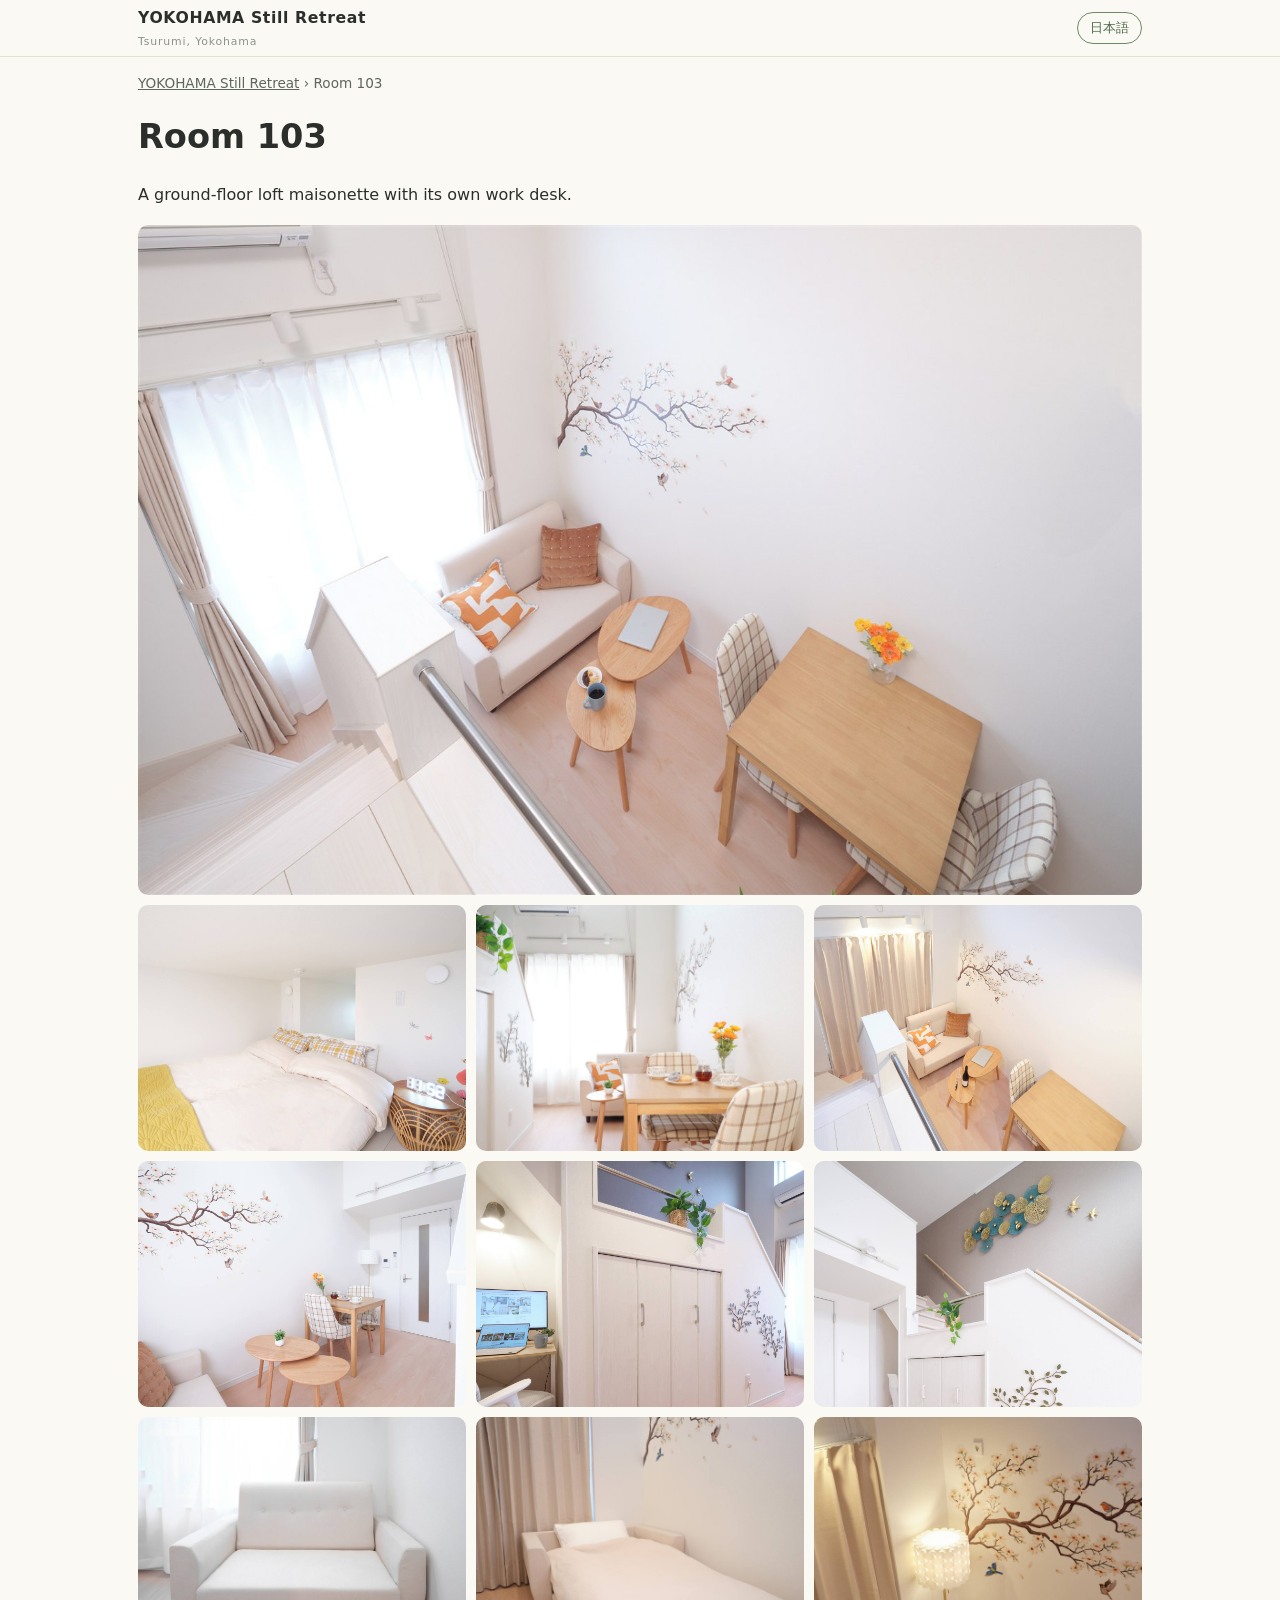
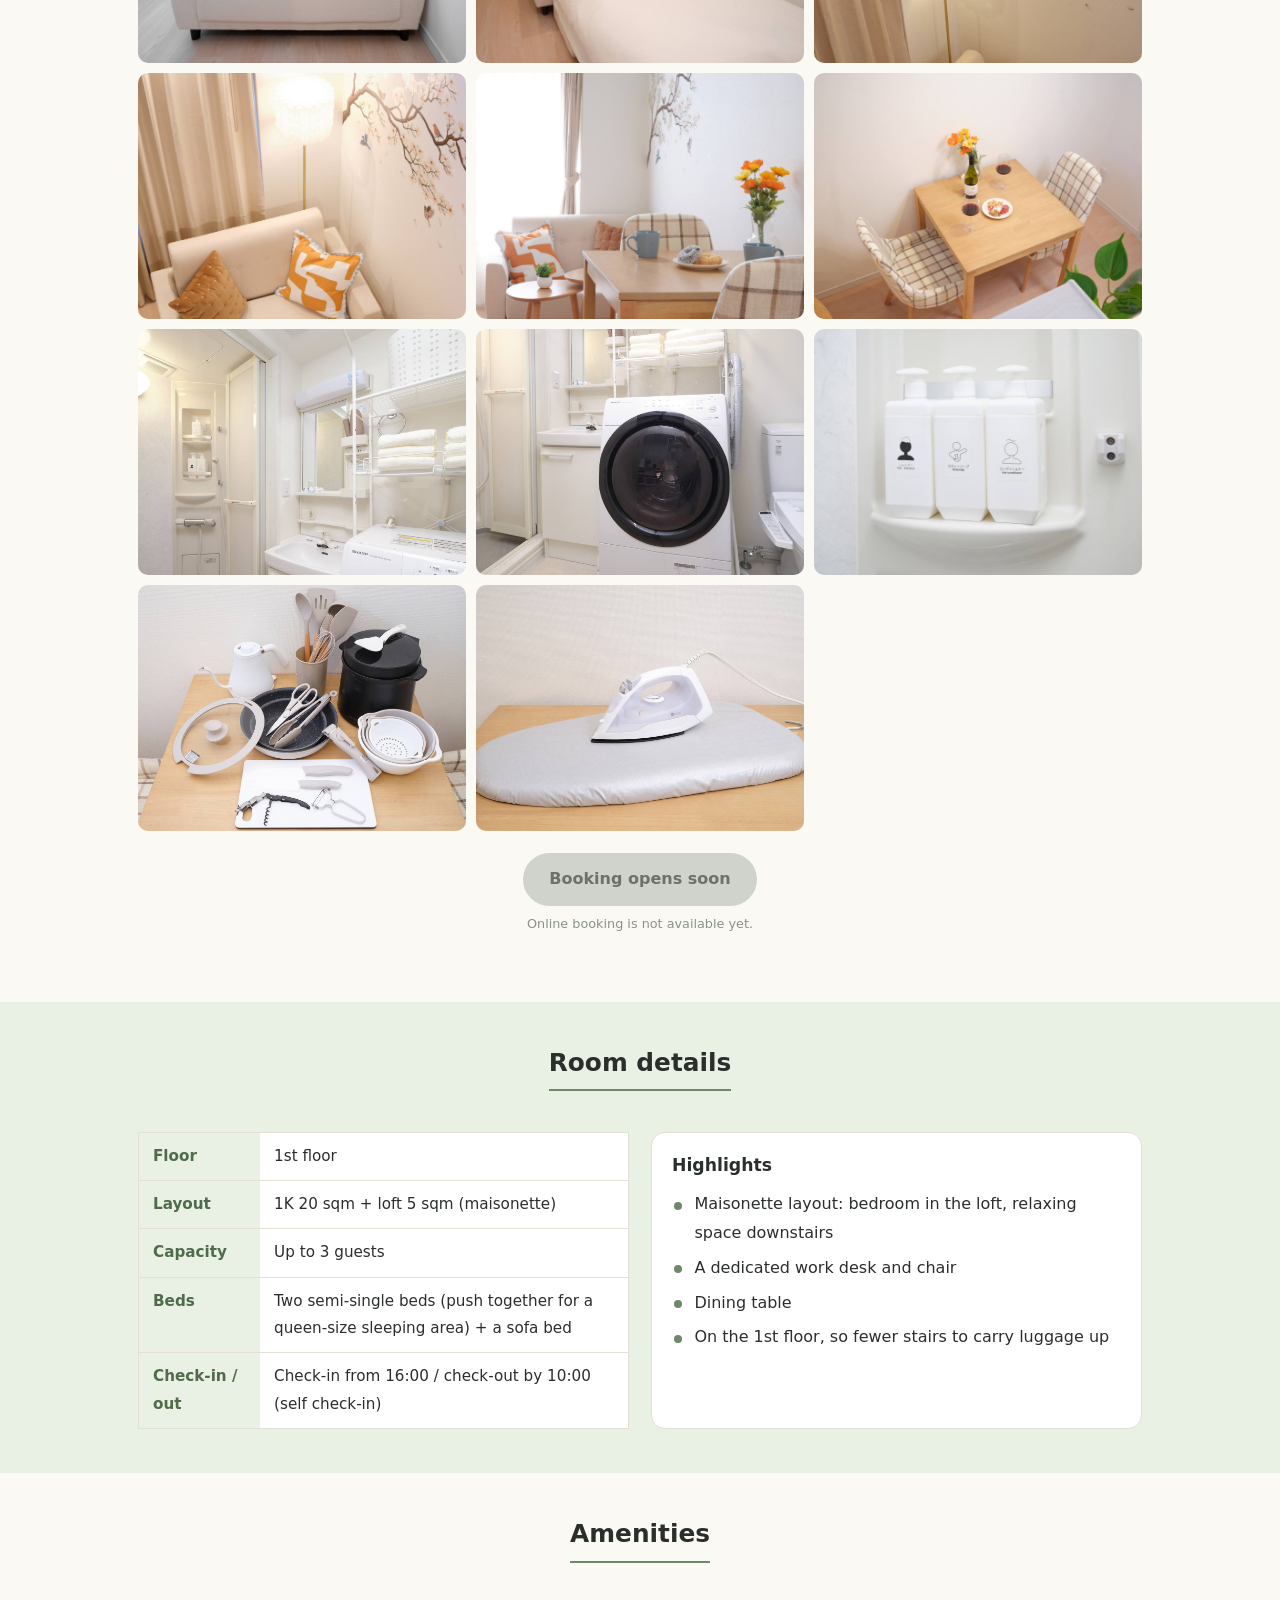
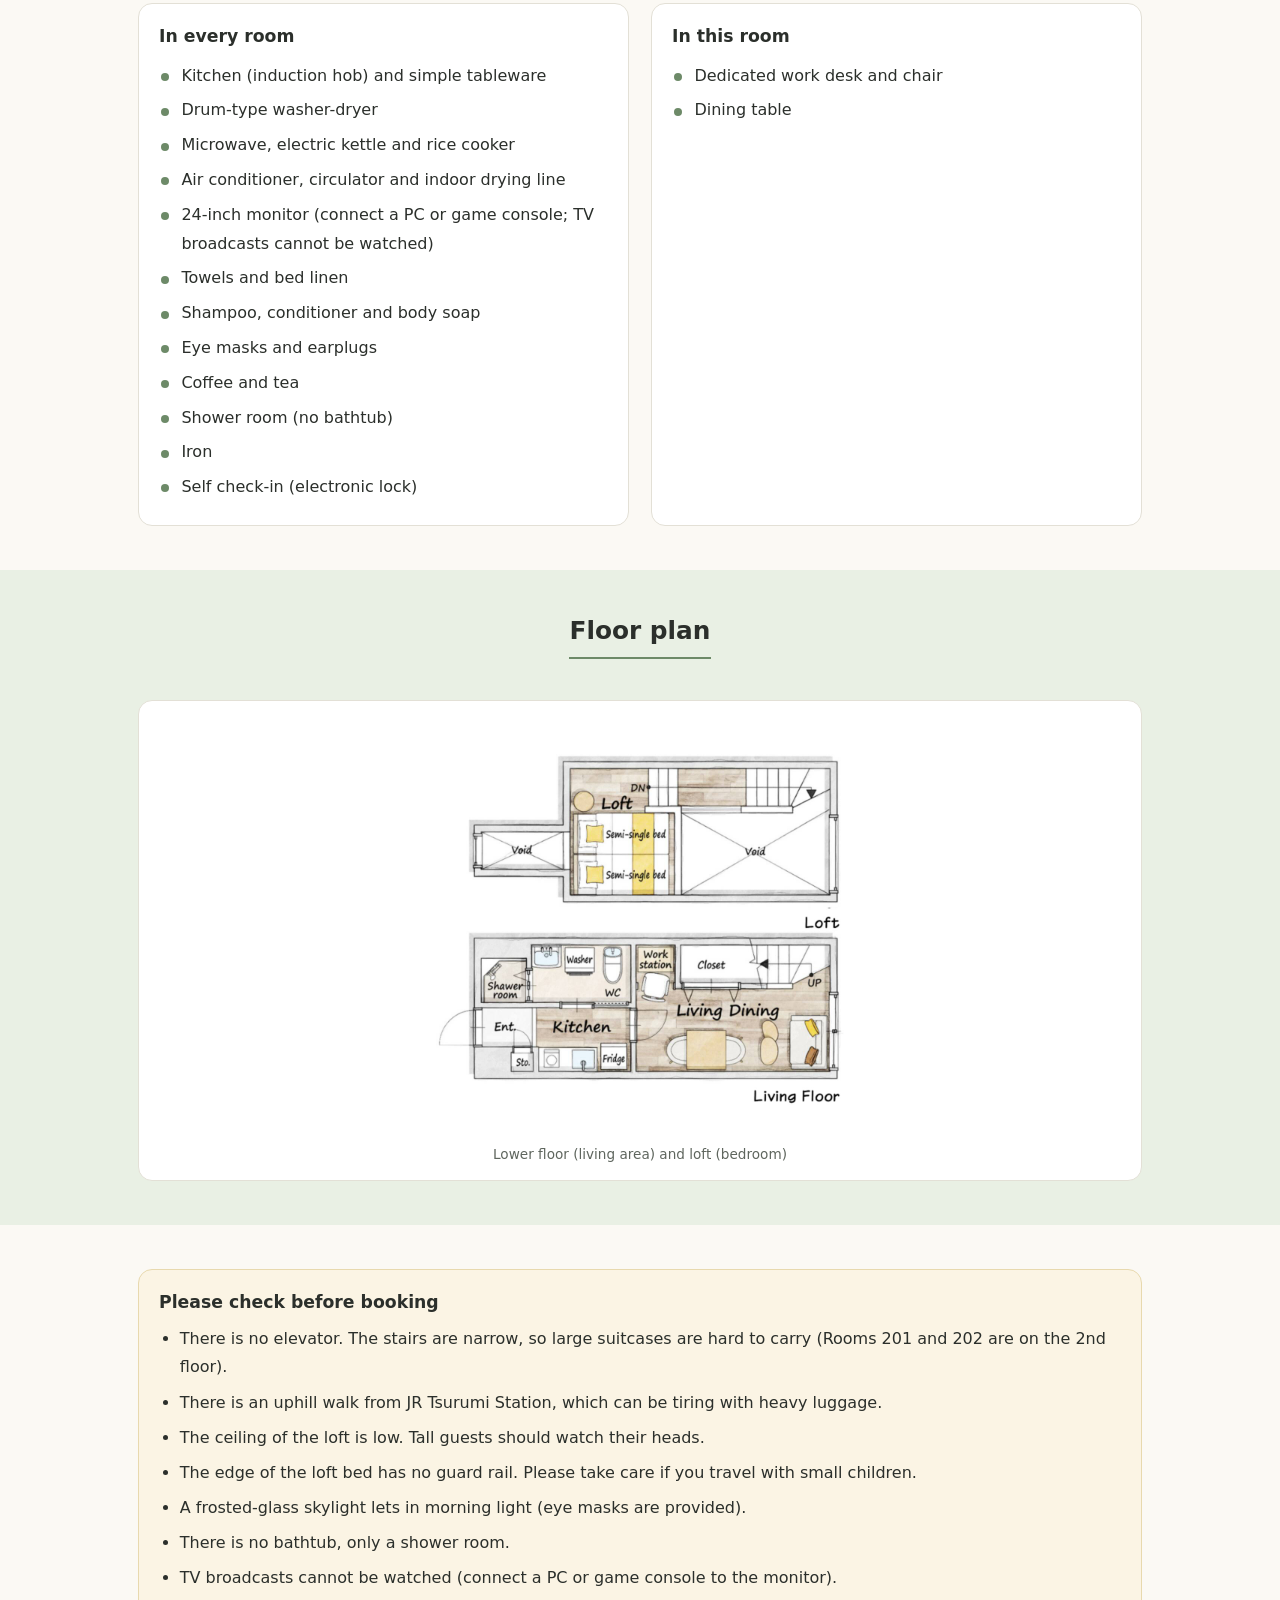
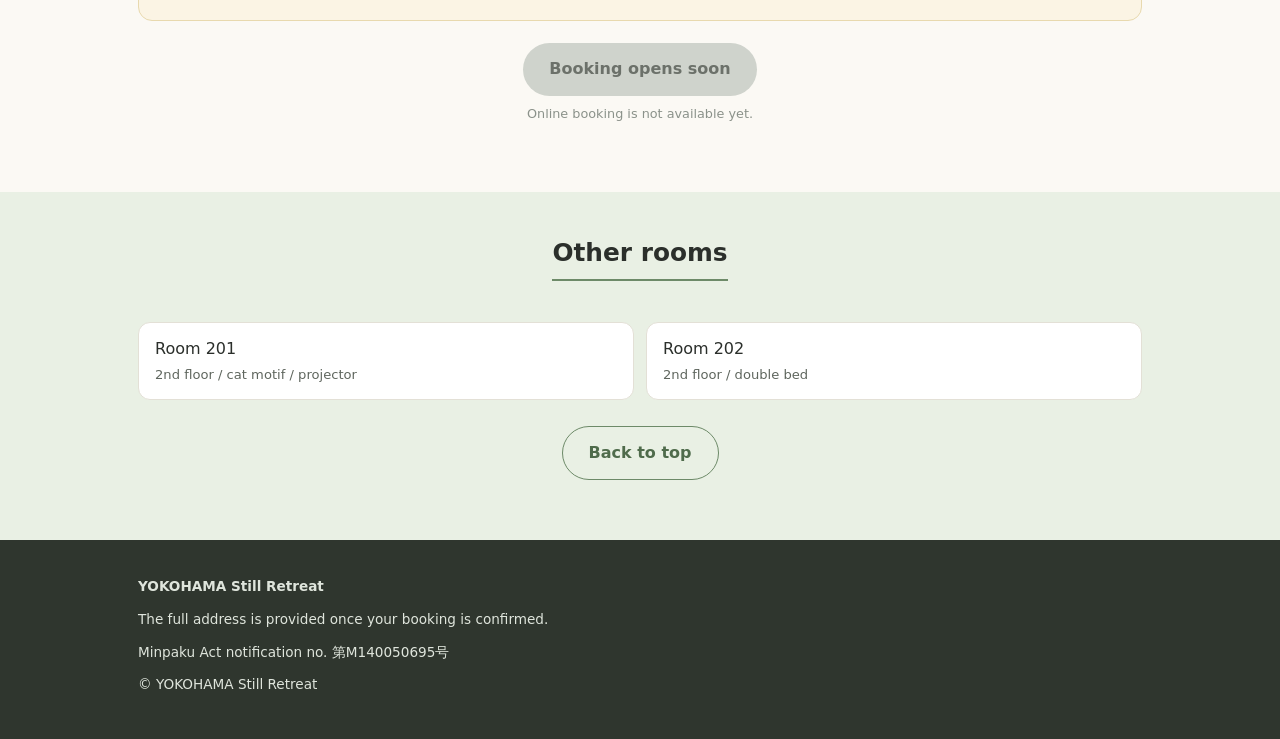
<file: tsurumi/site/en/rooms/103.html>
<!DOCTYPE html>
<html lang="en">
<head>
<meta charset="utf-8">
<meta name="viewport" content="width=device-width, initial-scale=1">
<title>Room 103 | YOKOHAMA Still Retreat Tsurumi</title>
<meta name="description" content="Room 103 at YOKOHAMA Still Retreat in Tsurumi, Yokohama. A ground-floor loft maisonette with its own work desk. Loft maisonette for up to 3 guests.">
<link rel="alternate" hreflang="en" href="https://stay.neconote.net/tsurumi/en/rooms/103.html">
<link rel="alternate" hreflang="ja" href="https://stay.neconote.net/tsurumi/rooms/103.html">
<link rel="stylesheet" href="../../css/style.css">
</head>
<body>
<header class="site-header"><div class="wrap">
<a class="brand" href="../index.html">YOKOHAMA Still Retreat<small>Tsurumi, Yokohama</small></a>
<nav class="nav" aria-label="menu"><a class="lang" href="../../rooms/103.html" hreflang="ja" lang="ja">日本語</a></nav>
</div></header>
<div class="wrap crumbs"><a href="../index.html">YOKOHAMA Still Retreat</a> &rsaquo; Room 103</div><main>
<section style="padding-top:18px"><div class="wrap">
<h1>Room 103</h1>
<p>A ground-floor loft maisonette with its own work desk.</p>
<div class="gallery">
<a class="first" href="../../images/103/01.jpg"><img src="../../images/103/01.jpg" width="1440" height="960" alt="Living and dining area on the lower floor"></a>
<a href="../../images/103/03.jpeg"><img src="../../images/103/03.jpeg" width="1440" height="960" alt="Loft bedroom with two semi-single beds" loading="lazy"></a>
<a href="../../images/103/02.jpeg"><img src="../../images/103/02.jpeg" width="1440" height="1080" alt="Dining table and chairs" loading="lazy"></a>
<a href="../../images/103/04.jpeg"><img src="../../images/103/04.jpeg" width="1440" height="960" alt="Living area by the window" loading="lazy"></a>
<a href="../../images/103/15.jpeg"><img src="../../images/103/15.jpeg" width="1440" height="960" alt="The whole living area" loading="lazy"></a>
<a href="../../images/103/12.jpeg"><img src="../../images/103/12.jpeg" width="1440" height="960" alt="Work desk with a monitor" loading="lazy"></a>
<a href="../../images/103/08.jpeg"><img src="../../images/103/08.jpeg" width="1440" height="960" alt="Stairs up to the loft" loading="lazy"></a>
<a href="../../images/103/09.jpeg"><img src="../../images/103/09.jpeg" width="1440" height="1080" alt="Sofa" loading="lazy"></a>
<a href="../../images/103/10.jpeg"><img src="../../images/103/10.jpeg" width="1440" height="1080" alt="The sofa bed on the lower floor, opened out" loading="lazy"></a>
<a href="../../images/103/11.jpeg"><img src="../../images/103/11.jpeg" width="1440" height="1080" alt="Wall decoration with floral branches, and a floor lamp" loading="lazy"></a>
<a href="../../images/103/13.jpeg"><img src="../../images/103/13.jpeg" width="1440" height="1920" alt="Armchair and cushions" loading="lazy"></a>
<a href="../../images/103/21.jpeg"><img src="../../images/103/21.jpeg" width="1440" height="1080" alt="Living and dining by the window" loading="lazy"></a>
<a href="../../images/103/22.jpeg"><img src="../../images/103/22.jpeg" width="1440" height="1080" alt="Dining table" loading="lazy"></a>
<a href="../../images/103/06.jpeg"><img src="../../images/103/06.jpeg" width="1440" height="960" alt="Shower room and washstand" loading="lazy"></a>
<a href="../../images/103/07.jpeg"><img src="../../images/103/07.jpeg" width="1440" height="960" alt="Washstand and drum-type washer-dryer" loading="lazy"></a>
<a href="../../images/103/25.jpeg"><img src="../../images/103/25.jpeg" width="1440" height="1080" alt="Shampoo, conditioner and body soap" loading="lazy"></a>
<a href="../../images/103/17.jpeg"><img src="../../images/103/17.jpeg" width="1440" height="960" alt="Cookware" loading="lazy"></a>
<a href="../../images/103/30.jpeg"><img src="../../images/103/30.jpeg" width="1440" height="960" alt="Iron and ironing board" loading="lazy"></a>
</div>
<div class="book">
<!-- 将来の予約リンク先（決済設定が済んだら、このボタンを <a href="..."> に置き換える）: https://beds24.com/booking2.php?propid=359043&roomid=740198 -->
<button class="btn btn-primary" type="button" disabled>Booking opens soon</button>
<span class="note">Online booking is not available yet.</span>
</div>
</div></section>
<section class="alt"><div class="wrap">
<div class="sec-title"><h2>Room details</h2></div>
<div class="grid2">
<div>
<table class="spec">
<tr><th>Floor</th><td>1st floor</td></tr>
<tr><th>Layout</th><td>1K 20 sqm + loft 5 sqm (maisonette)</td></tr>
<tr><th>Capacity</th><td>Up to 3 guests</td></tr>
<tr><th>Beds</th><td>Two semi-single beds (push together for a queen-size sleeping area) + a sofa bed</td></tr>
<tr><th>Check-in / out</th><td>Check-in from 16:00 / check-out by 10:00 (self check-in)</td></tr>
</table>
</div>
<div class="box">
<h3>Highlights</h3>
<ul class="cols" style="columns:1">
<li>Maisonette layout: bedroom in the loft, relaxing space downstairs</li>
<li>A dedicated work desk and chair</li>
<li>Dining table</li>
<li>On the 1st floor, so fewer stairs to carry luggage up</li>
</ul>
</div>
</div>
</div></section>
<section><div class="wrap">
<div class="sec-title"><h2>Amenities</h2></div>
<div class="grid2">
<div class="box"><h3>In every room</h3><ul class="cols" style="columns:1">
<li>Kitchen (induction hob) and simple tableware</li>
<li>Drum-type washer-dryer</li>
<li>Microwave, electric kettle and rice cooker</li>
<li>Air conditioner, circulator and indoor drying line</li>
<li>24-inch monitor (connect a PC or game console; TV broadcasts cannot be watched)</li>
<li>Towels and bed linen</li>
<li>Shampoo, conditioner and body soap</li>
<li>Eye masks and earplugs</li>
<li>Coffee and tea</li>
<li>Shower room (no bathtub)</li>
<li>Iron</li>
<li>Self check-in (electronic lock)</li>
</ul></div>
<div class="box"><h3>In this room</h3><ul class="cols" style="columns:1">
<li>Dedicated work desk and chair</li>
<li>Dining table</li>
</ul></div>
</div>
</div></section>
<section class="alt"><div class="wrap">
<div class="sec-title"><h2>Floor plan</h2></div>
<figure class="plan"><img src="../../images/103/05.png" width="1440" height="1120" alt="Floor plan of Room 103" loading="lazy"><figcaption>Lower floor (living area) and loft (bedroom)</figcaption></figure>
</div></section>
<section><div class="wrap">
<div class="notice">
<h3>Please check before booking</h3>
<ul>
<li>There is no elevator. The stairs are narrow, so large suitcases are hard to carry (Rooms 201 and 202 are on the 2nd floor).</li>
<li>There is an uphill walk from JR Tsurumi Station, which can be tiring with heavy luggage.</li>
<li>The ceiling of the loft is low. Tall guests should watch their heads.</li>
<li>The edge of the loft bed has no guard rail. Please take care if you travel with small children.</li>
<li>A frosted-glass skylight lets in morning light (eye masks are provided).</li>
<li>There is no bathtub, only a shower room.</li>
<li>TV broadcasts cannot be watched (connect a PC or game console to the monitor).</li>
</ul>
</div>
<div class="book">
<!-- 将来の予約リンク先（決済設定が済んだら、このボタンを <a href="..."> に置き換える）: https://beds24.com/booking2.php?propid=359043&roomid=740198 -->
<button class="btn btn-primary" type="button" disabled>Booking opens soon</button>
<span class="note">Online booking is not available yet.</span>
</div>

</div></section>
<section class="alt"><div class="wrap">
<div class="sec-title"><h2>Other rooms</h2></div>
<div class="room-links">
<a href="201.html">Room 201<span>2nd floor / cat motif / projector</span></a>
<a href="202.html">Room 202<span>2nd floor / double bed</span></a>
</div>
<p style="text-align:center;margin-top:1.6em"><a class="btn btn-line" href="../index.html">Back to top</a></p>
</div></section>
</main>
<footer><div class="wrap">
<p><strong>YOKOHAMA Still Retreat</strong></p>
<p>The full address is provided once your booking is confirmed.</p>
<p>Minpaku Act notification no. 第M140050695号</p>
<p>&copy; YOKOHAMA Still Retreat</p>
</div></footer>
<script src="../../js/gallery.js"></script>
</body>
</html>
</file>
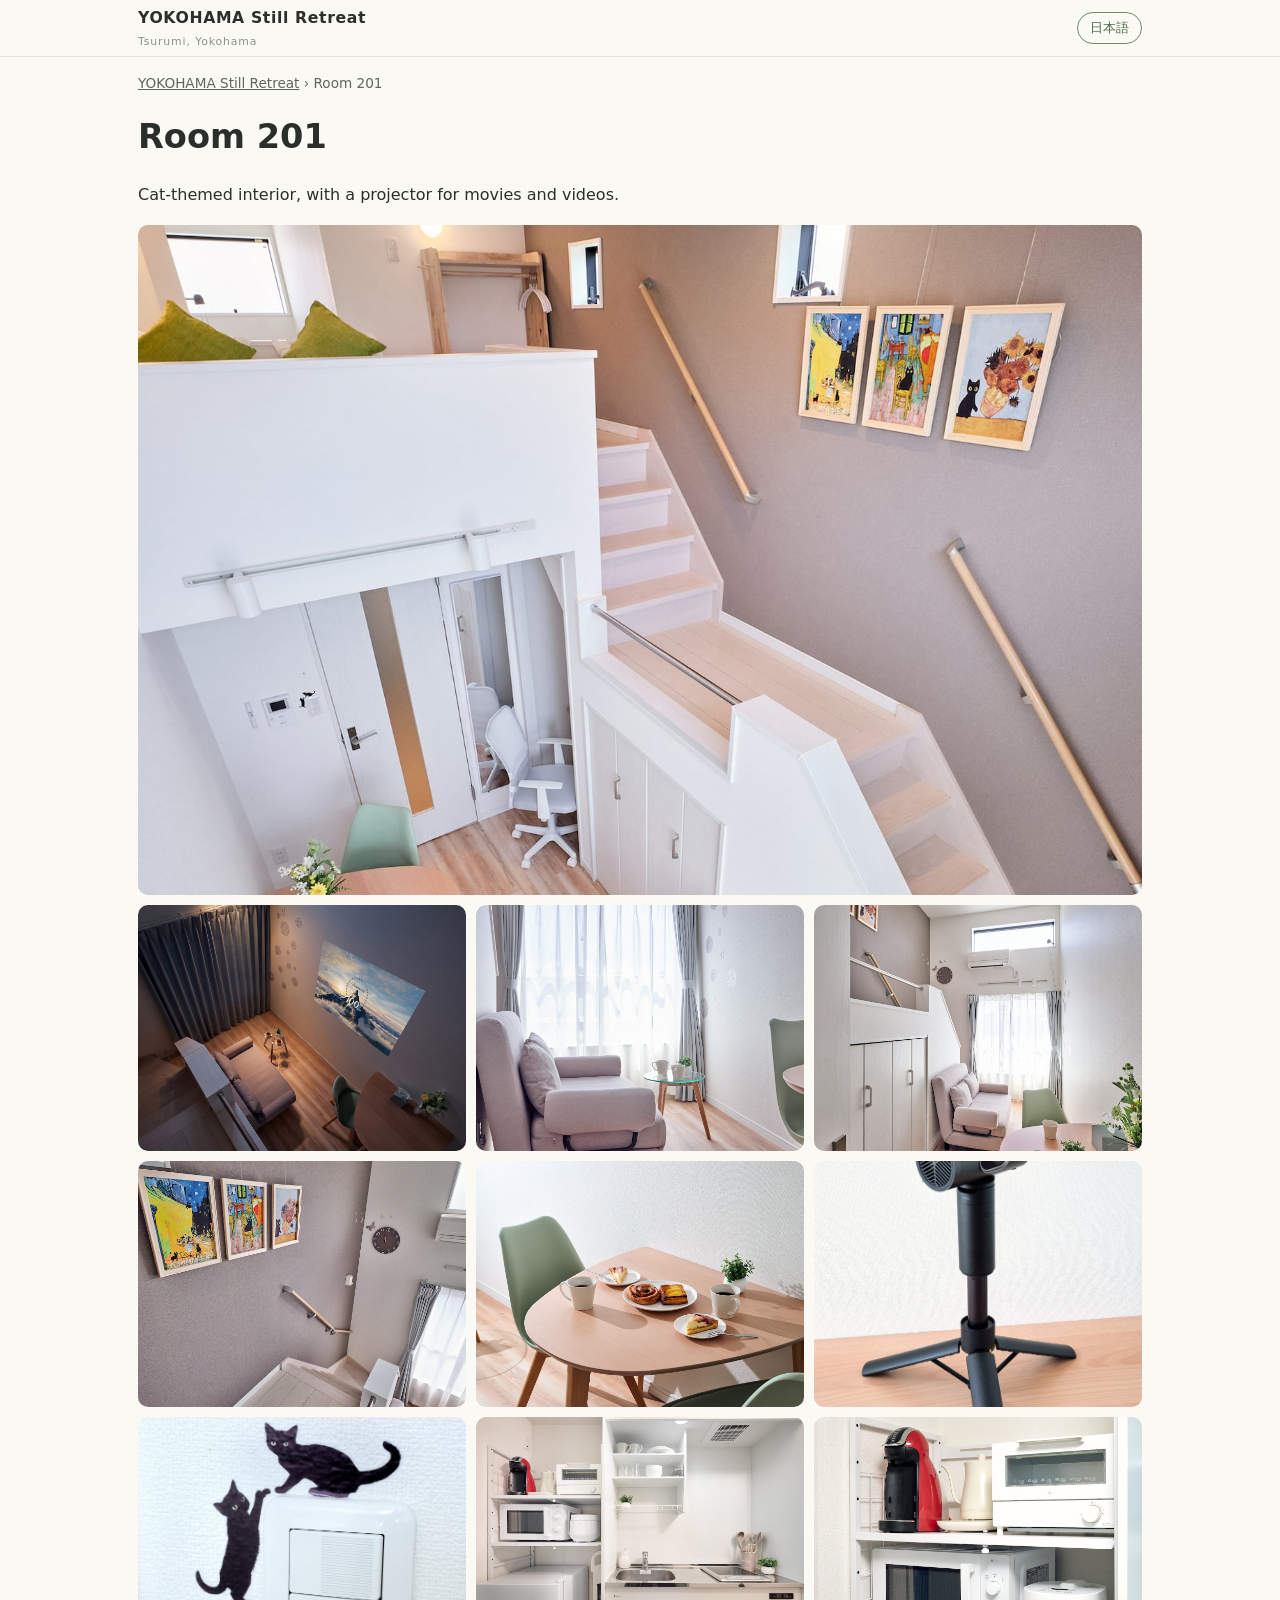
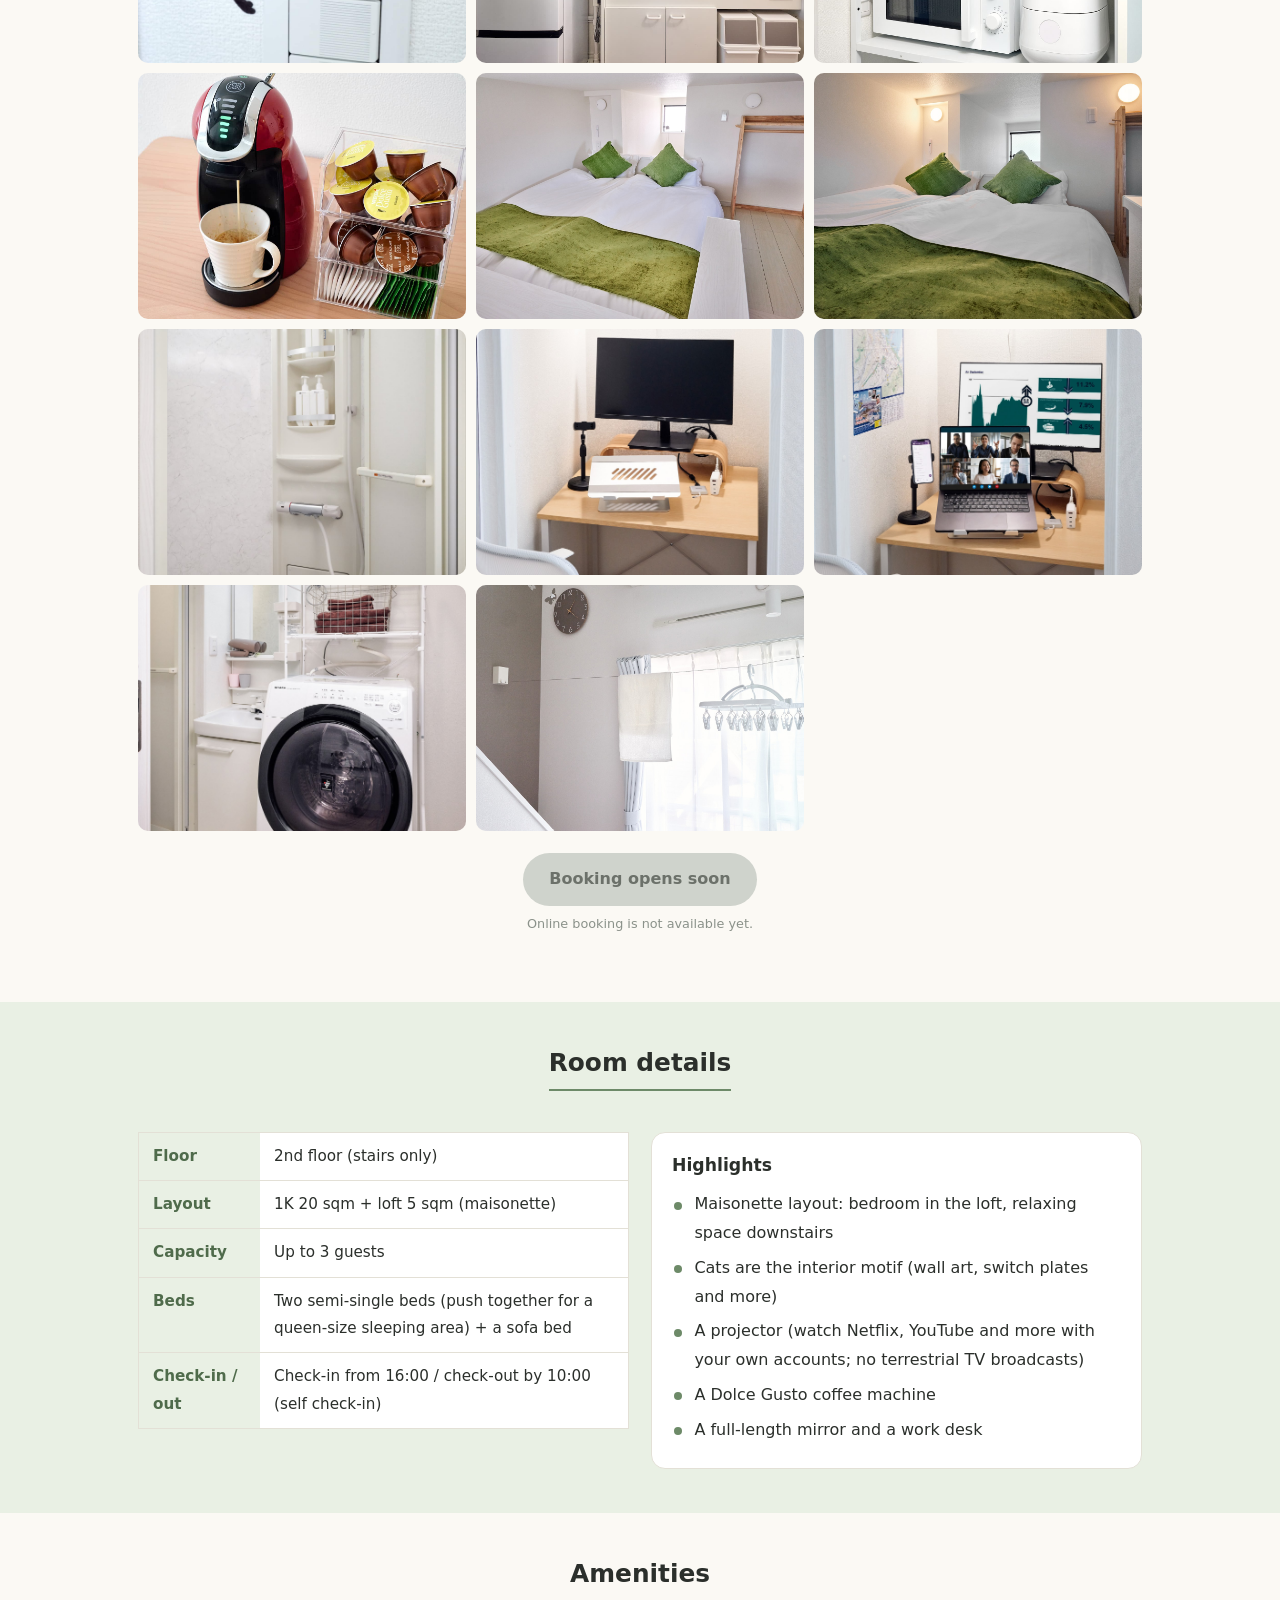
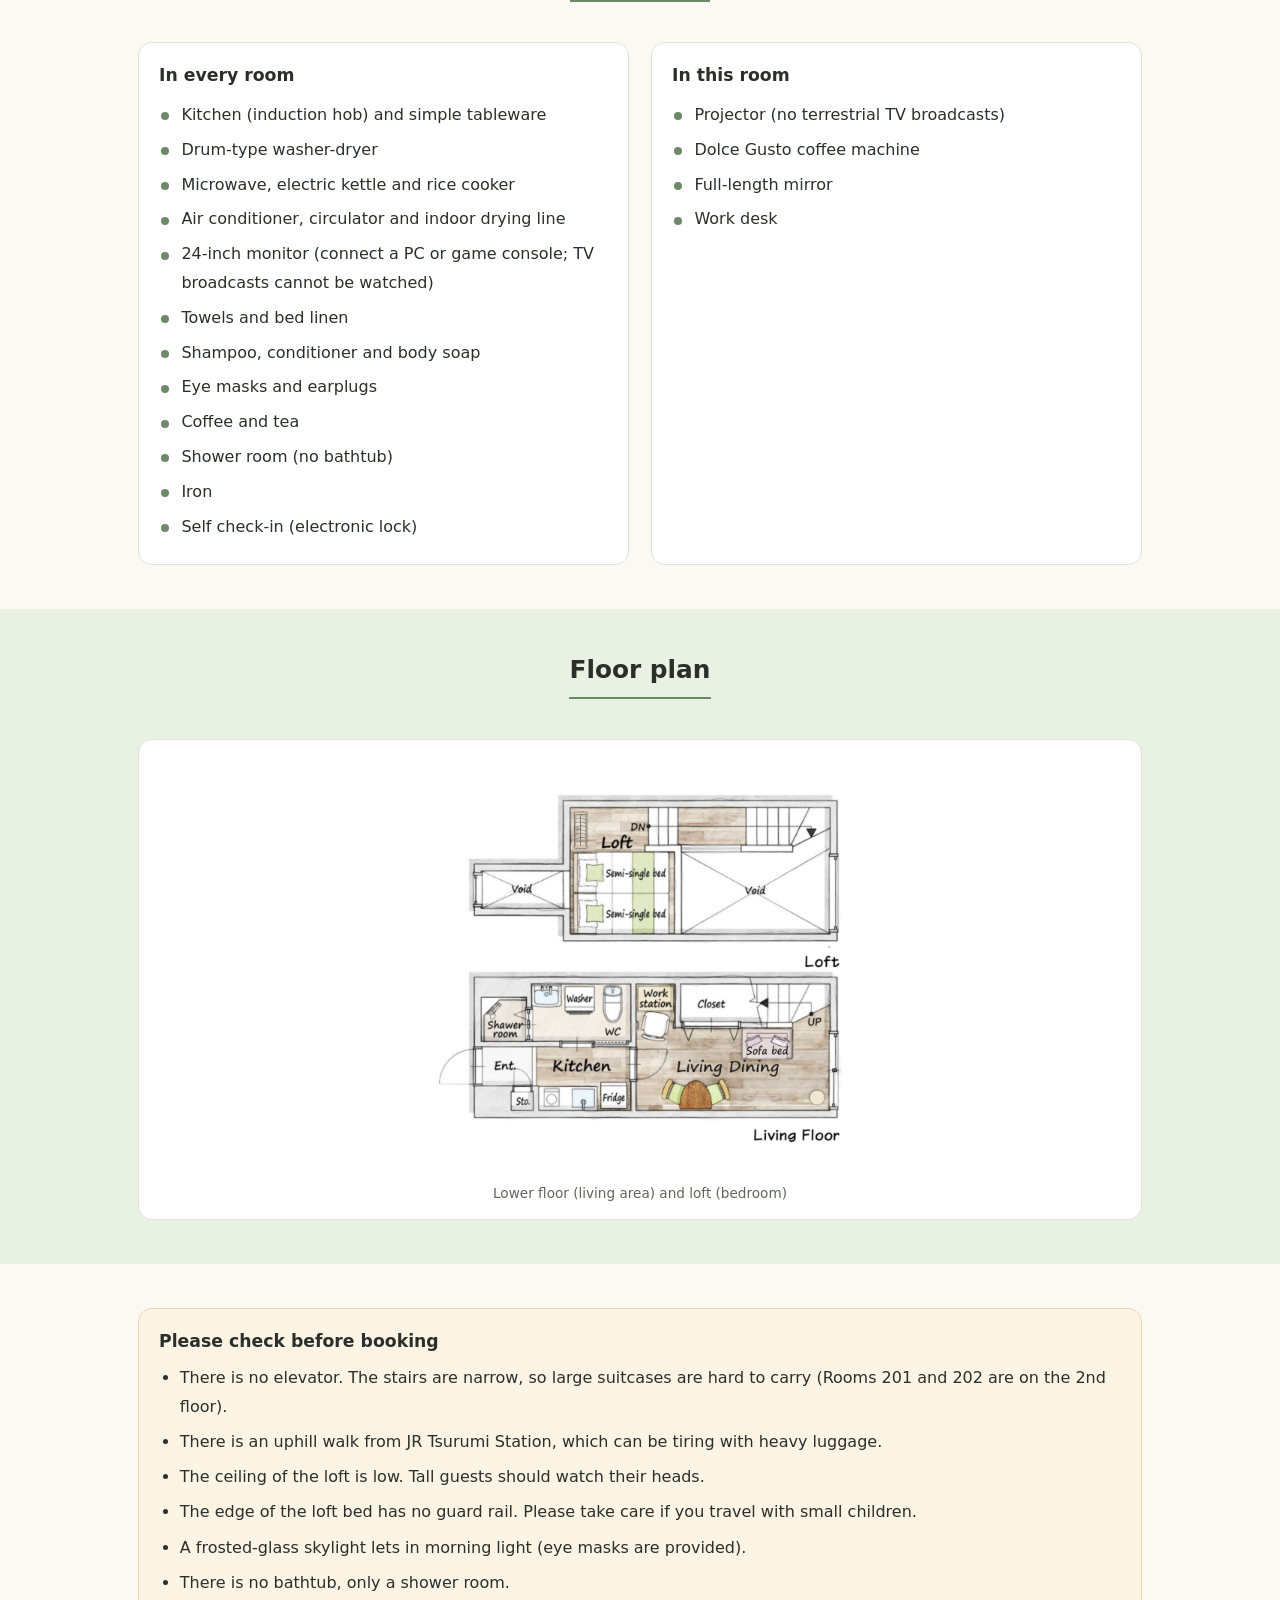
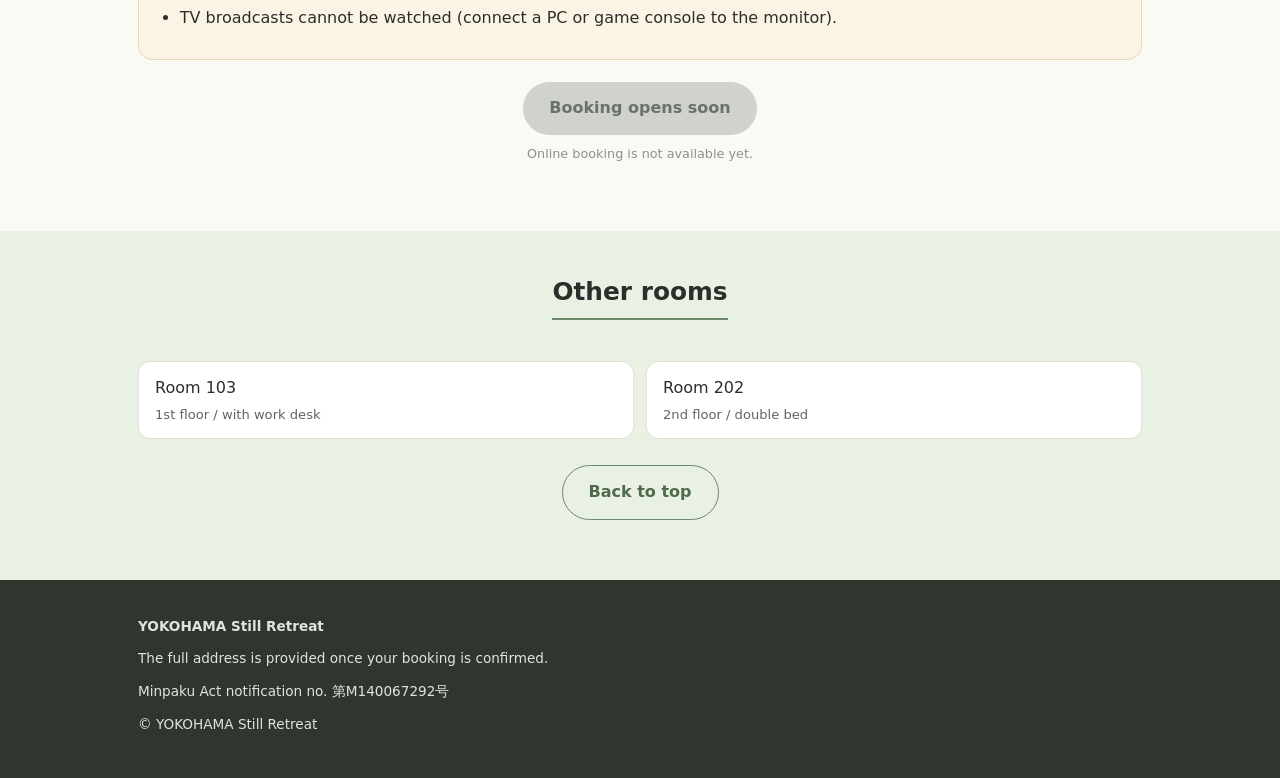
<file: tsurumi/site/en/rooms/201.html>
<!DOCTYPE html>
<html lang="en">
<head>
<meta charset="utf-8">
<meta name="viewport" content="width=device-width, initial-scale=1">
<title>Room 201 | YOKOHAMA Still Retreat Tsurumi</title>
<meta name="description" content="Room 201 at YOKOHAMA Still Retreat in Tsurumi, Yokohama. Cat-themed interior, with a projector for movies and videos. Loft maisonette for up to 3 guests.">
<link rel="alternate" hreflang="en" href="https://stay.neconote.net/tsurumi/en/rooms/201.html">
<link rel="alternate" hreflang="ja" href="https://stay.neconote.net/tsurumi/rooms/201.html">
<link rel="stylesheet" href="../../css/style.css">
</head>
<body>
<header class="site-header"><div class="wrap">
<a class="brand" href="../index.html">YOKOHAMA Still Retreat<small>Tsurumi, Yokohama</small></a>
<nav class="nav" aria-label="menu"><a class="lang" href="../../rooms/201.html" hreflang="ja" lang="ja">日本語</a></nav>
</div></header>
<div class="wrap crumbs"><a href="../index.html">YOKOHAMA Still Retreat</a> &rsaquo; Room 201</div><main>
<section style="padding-top:18px"><div class="wrap">
<h1>Room 201</h1>
<p>Cat-themed interior, with a projector for movies and videos.</p>
<div class="gallery">
<a class="first" href="../../images/201/01-cover.jpg"><img src="../../images/201/01-cover.jpg" width="1440" height="1920" alt="The lower floor seen from above" style="object-position:50% 30%"></a>
<a href="../../images/201/02-living.jpg"><img src="../../images/201/02-living.jpg" width="1440" height="960" alt="Living area where you can enjoy the projector" loading="lazy"></a>
<a href="../../images/201/04-living.jpg"><img src="../../images/201/04-living.jpg" width="1440" height="960" alt="Sofa by the window" loading="lazy"></a>
<a href="../../images/201/03-living.jpg"><img src="../../images/201/03-living.jpg" width="1440" height="960" alt="Living area with a sofa by the window" loading="lazy"></a>
<a href="../../images/201/07-living.jpg"><img src="../../images/201/07-living.jpg" width="1440" height="960" alt="Art on the wall" loading="lazy"></a>
<a href="../../images/201/10-living.jpg"><img src="../../images/201/10-living.jpg" width="1440" height="960" alt="Dining table" loading="lazy"></a>
<a href="../../images/201/17-living.jpg"><img src="../../images/201/17-living.jpg" width="1440" height="1920" alt="The projector" loading="lazy"></a>
<a href="../../images/201/19-living.jpg"><img src="../../images/201/19-living.jpg" width="1440" height="1920" alt="Cat silhouettes on a switch plate" loading="lazy"></a>
<a href="../../images/201/20-living.jpg"><img src="../../images/201/20-living.jpg" width="1440" height="960" alt="Kitchen" loading="lazy"></a>
<a href="../../images/201/21-kitchen.jpg"><img src="../../images/201/21-kitchen.jpg" width="1440" height="960" alt="Kitchen shelves" loading="lazy"></a>
<a href="../../images/201/22-kitchen.jpg"><img src="../../images/201/22-kitchen.jpg" width="1440" height="960" alt="Dolce Gusto coffee machine" loading="lazy"></a>
<a href="../../images/201/27-kitchen.jpg"><img src="../../images/201/27-kitchen.jpg" width="1440" height="960" alt="Loft bedroom" loading="lazy"></a>
<a href="../../images/201/28-bedroom.jpg"><img src="../../images/201/28-bedroom.jpg" width="1440" height="960" alt="Loft bedroom from another angle" loading="lazy"></a>
<a href="../../images/201/29-bedroom.jpg"><img src="../../images/201/29-bedroom.jpg" width="1440" height="1920" alt="Shower room" loading="lazy"></a>
<a href="../../images/201/32-bathroom.jpg"><img src="../../images/201/32-bathroom.jpg" width="1440" height="1920" alt="Work desk with a monitor" loading="lazy"></a>
<a href="../../images/201/33-workspace.jpg"><img src="../../images/201/33-workspace.jpg" width="1440" height="1920" alt="Work desk with a monitor from another angle" loading="lazy"></a>
<a href="../../images/201/36-workspace.jpg"><img src="../../images/201/36-workspace.jpg" width="1440" height="1920" alt="Washstand and drum-type washer-dryer" loading="lazy"></a>
<a href="../../images/201/37-laundry.jpg"><img src="../../images/201/37-laundry.jpg" width="1440" height="960" alt="Indoor drying line" loading="lazy"></a>
</div>
<div class="book">
<!-- 将来の予約リンク先（決済設定が済んだら、このボタンを <a href="..."> に置き換える）: https://beds24.com/booking2.php?propid=359043&roomid=740199 -->
<button class="btn btn-primary" type="button" disabled>Booking opens soon</button>
<span class="note">Online booking is not available yet.</span>
</div>
</div></section>
<section class="alt"><div class="wrap">
<div class="sec-title"><h2>Room details</h2></div>
<div class="grid2">
<div>
<table class="spec">
<tr><th>Floor</th><td>2nd floor (stairs only)</td></tr>
<tr><th>Layout</th><td>1K 20 sqm + loft 5 sqm (maisonette)</td></tr>
<tr><th>Capacity</th><td>Up to 3 guests</td></tr>
<tr><th>Beds</th><td>Two semi-single beds (push together for a queen-size sleeping area) + a sofa bed</td></tr>
<tr><th>Check-in / out</th><td>Check-in from 16:00 / check-out by 10:00 (self check-in)</td></tr>
</table>
</div>
<div class="box">
<h3>Highlights</h3>
<ul class="cols" style="columns:1">
<li>Maisonette layout: bedroom in the loft, relaxing space downstairs</li>
<li>Cats are the interior motif (wall art, switch plates and more)</li>
<li>A projector (watch Netflix, YouTube and more with your own accounts; no terrestrial TV broadcasts)</li>
<li>A Dolce Gusto coffee machine</li>
<li>A full-length mirror and a work desk</li>
</ul>
</div>
</div>
</div></section>
<section><div class="wrap">
<div class="sec-title"><h2>Amenities</h2></div>
<div class="grid2">
<div class="box"><h3>In every room</h3><ul class="cols" style="columns:1">
<li>Kitchen (induction hob) and simple tableware</li>
<li>Drum-type washer-dryer</li>
<li>Microwave, electric kettle and rice cooker</li>
<li>Air conditioner, circulator and indoor drying line</li>
<li>24-inch monitor (connect a PC or game console; TV broadcasts cannot be watched)</li>
<li>Towels and bed linen</li>
<li>Shampoo, conditioner and body soap</li>
<li>Eye masks and earplugs</li>
<li>Coffee and tea</li>
<li>Shower room (no bathtub)</li>
<li>Iron</li>
<li>Self check-in (electronic lock)</li>
</ul></div>
<div class="box"><h3>In this room</h3><ul class="cols" style="columns:1">
<li>Projector (no terrestrial TV broadcasts)</li>
<li>Dolce Gusto coffee machine</li>
<li>Full-length mirror</li>
<li>Work desk</li>
</ul></div>
</div>
</div></section>
<section class="alt"><div class="wrap">
<div class="sec-title"><h2>Floor plan</h2></div>
<figure class="plan"><img src="../../images/201/43-floorplan.png" width="1440" height="1120" alt="Floor plan of Room 201" loading="lazy"><figcaption>Lower floor (living area) and loft (bedroom)</figcaption></figure>
</div></section>
<section><div class="wrap">
<div class="notice">
<h3>Please check before booking</h3>
<ul>
<li>There is no elevator. The stairs are narrow, so large suitcases are hard to carry (Rooms 201 and 202 are on the 2nd floor).</li>
<li>There is an uphill walk from JR Tsurumi Station, which can be tiring with heavy luggage.</li>
<li>The ceiling of the loft is low. Tall guests should watch their heads.</li>
<li>The edge of the loft bed has no guard rail. Please take care if you travel with small children.</li>
<li>A frosted-glass skylight lets in morning light (eye masks are provided).</li>
<li>There is no bathtub, only a shower room.</li>
<li>TV broadcasts cannot be watched (connect a PC or game console to the monitor).</li>
</ul>
</div>
<div class="book">
<!-- 将来の予約リンク先（決済設定が済んだら、このボタンを <a href="..."> に置き換える）: https://beds24.com/booking2.php?propid=359043&roomid=740199 -->
<button class="btn btn-primary" type="button" disabled>Booking opens soon</button>
<span class="note">Online booking is not available yet.</span>
</div>

</div></section>
<section class="alt"><div class="wrap">
<div class="sec-title"><h2>Other rooms</h2></div>
<div class="room-links">
<a href="103.html">Room 103<span>1st floor / with work desk</span></a>
<a href="202.html">Room 202<span>2nd floor / double bed</span></a>
</div>
<p style="text-align:center;margin-top:1.6em"><a class="btn btn-line" href="../index.html">Back to top</a></p>
</div></section>
</main>
<footer><div class="wrap">
<p><strong>YOKOHAMA Still Retreat</strong></p>
<p>The full address is provided once your booking is confirmed.</p>
<p>Minpaku Act notification no. 第M140067292号</p>
<p>&copy; YOKOHAMA Still Retreat</p>
</div></footer>
<script src="../../js/gallery.js"></script>
</body>
</html>
</file>
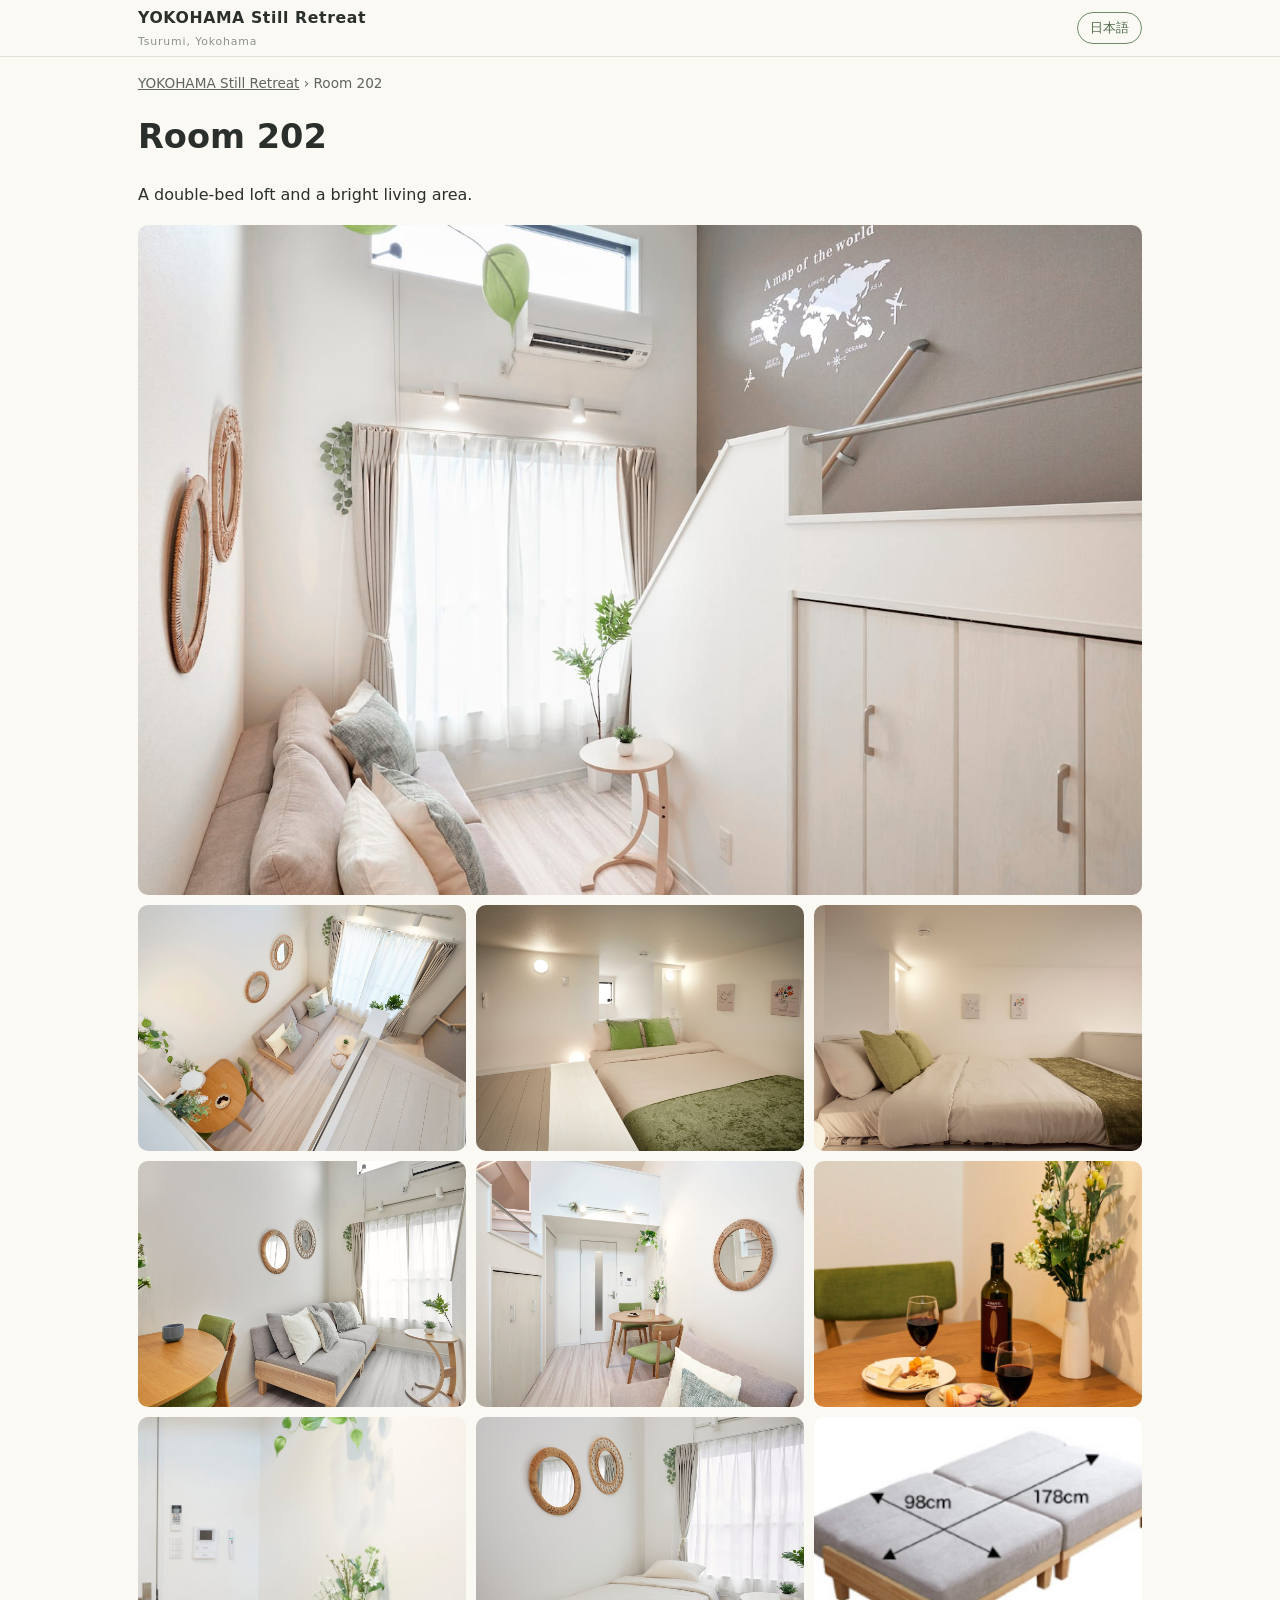
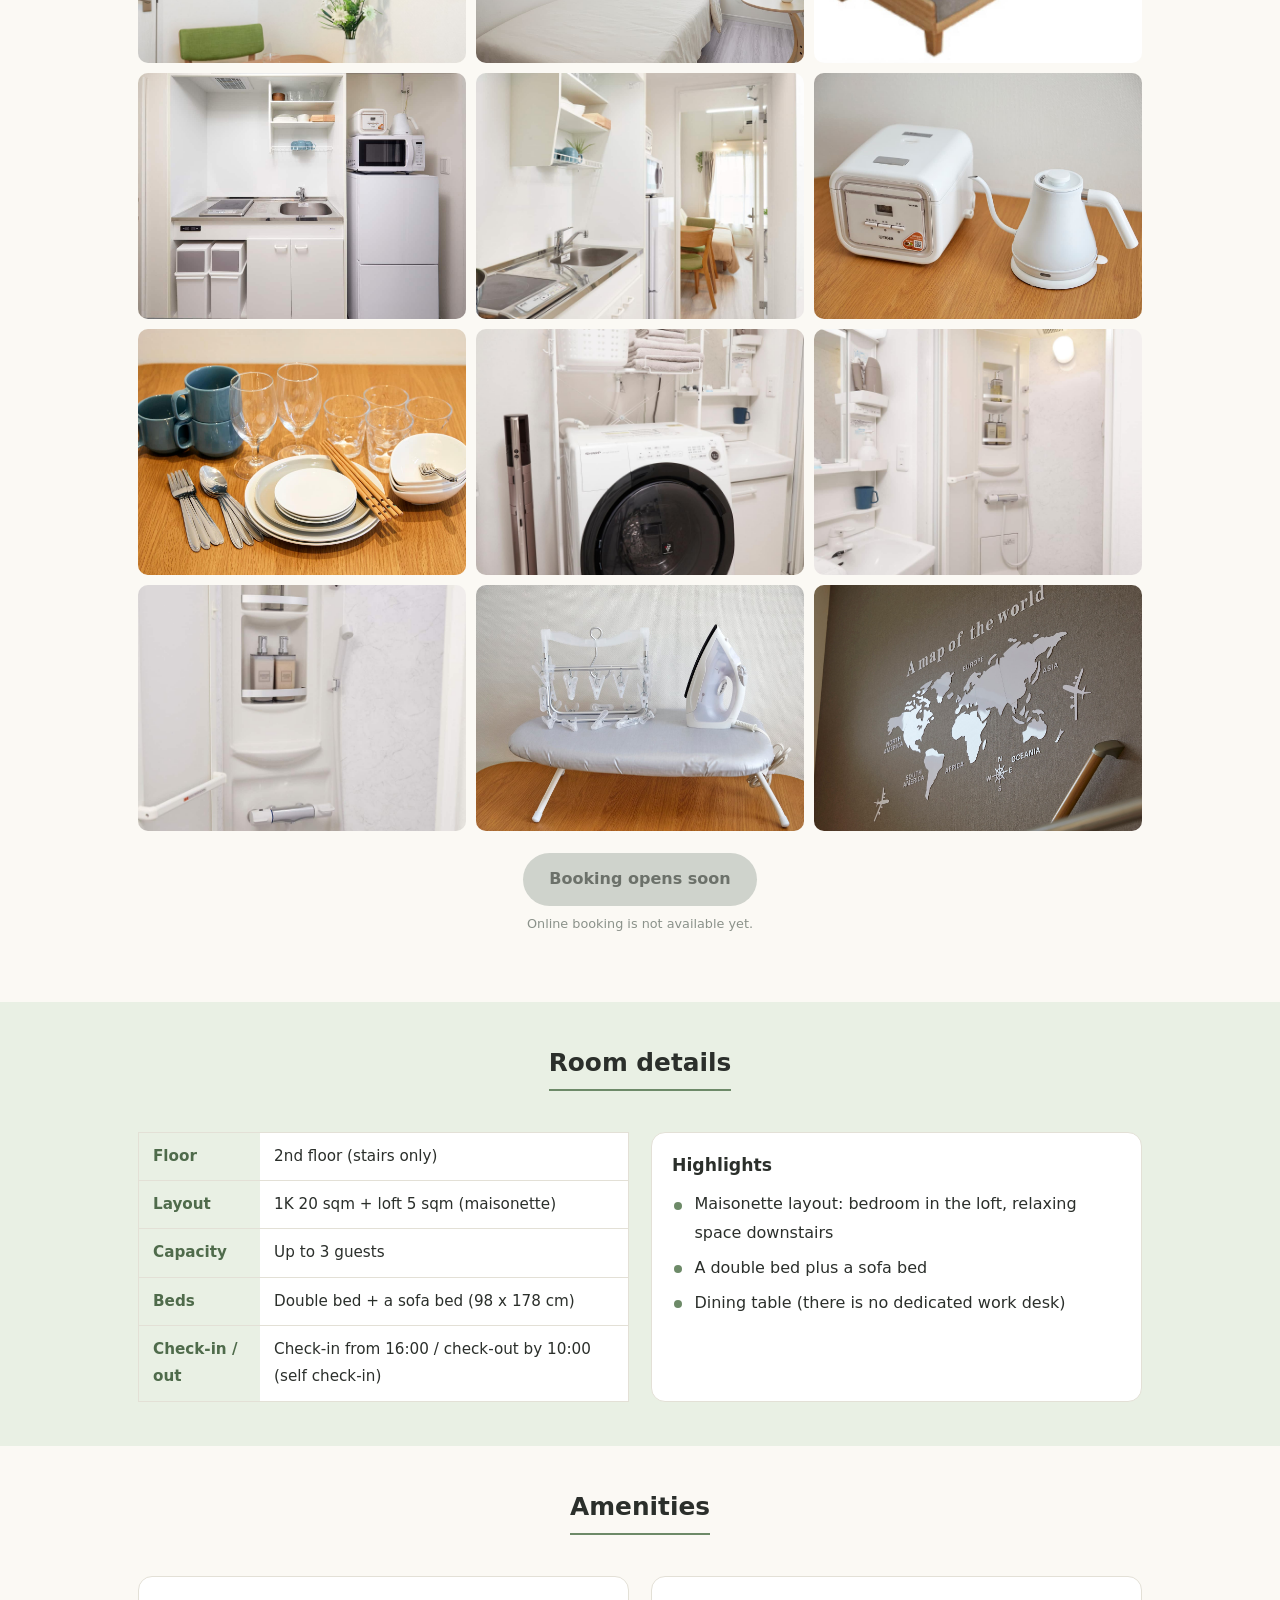
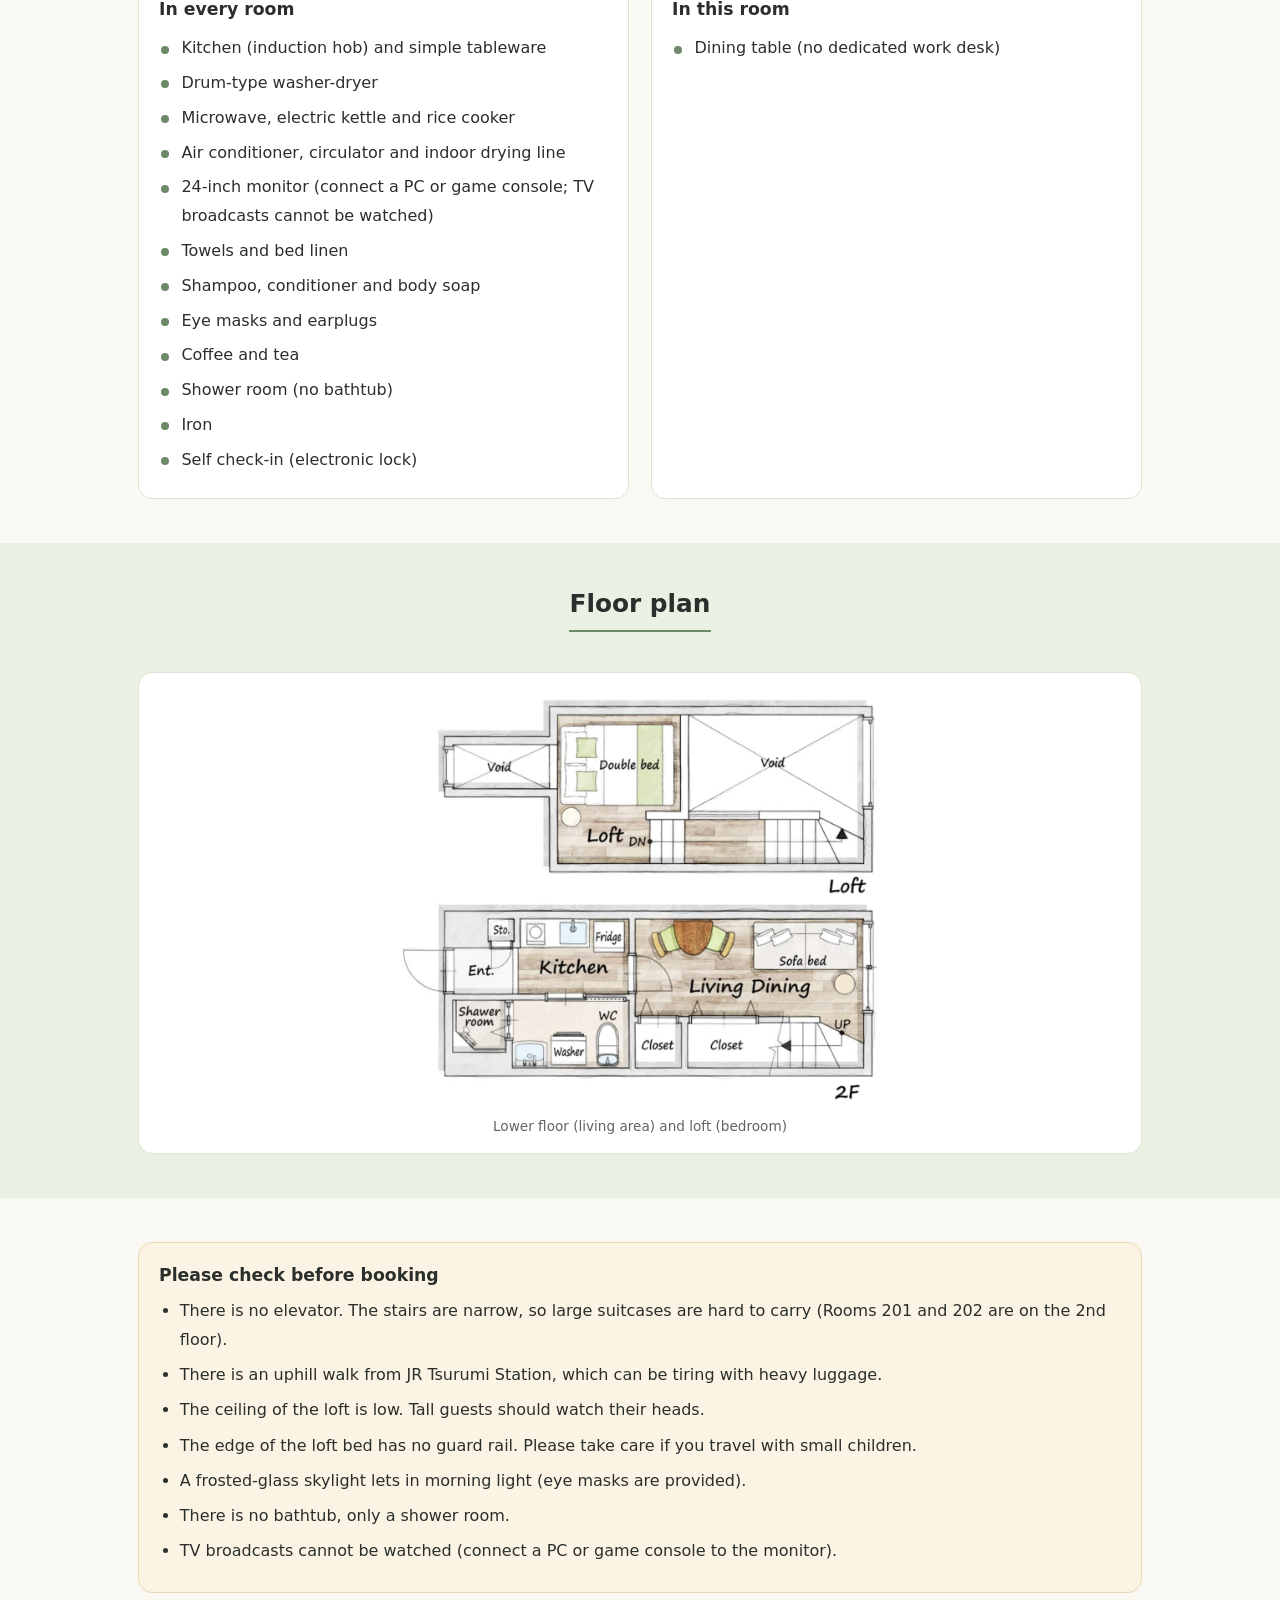
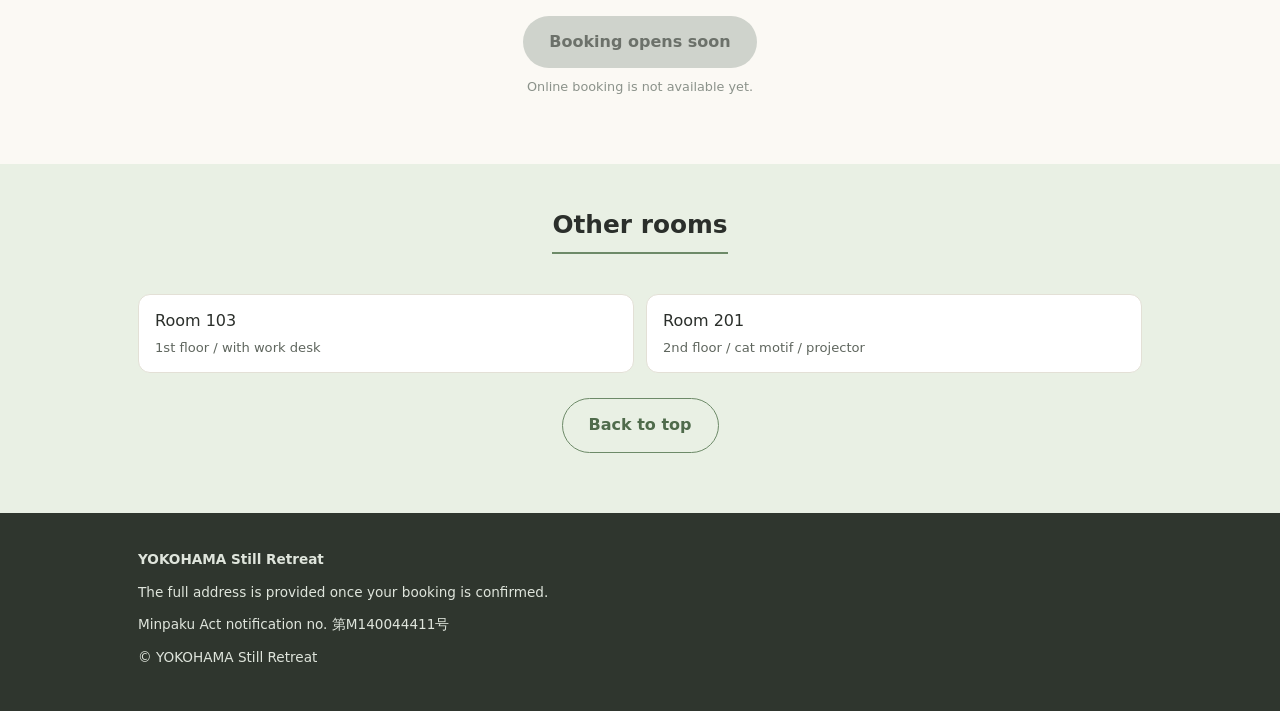
<file: tsurumi/site/en/rooms/202.html>
<!DOCTYPE html>
<html lang="en">
<head>
<meta charset="utf-8">
<meta name="viewport" content="width=device-width, initial-scale=1">
<title>Room 202 | YOKOHAMA Still Retreat Tsurumi</title>
<meta name="description" content="Room 202 at YOKOHAMA Still Retreat in Tsurumi, Yokohama. A double-bed loft and a bright living area. Loft maisonette for up to 3 guests.">
<link rel="alternate" hreflang="en" href="https://stay.neconote.net/tsurumi/en/rooms/202.html">
<link rel="alternate" hreflang="ja" href="https://stay.neconote.net/tsurumi/rooms/202.html">
<link rel="stylesheet" href="../../css/style.css">
</head>
<body>
<header class="site-header"><div class="wrap">
<a class="brand" href="../index.html">YOKOHAMA Still Retreat<small>Tsurumi, Yokohama</small></a>
<nav class="nav" aria-label="menu"><a class="lang" href="../../rooms/202.html" hreflang="ja" lang="ja">日本語</a></nav>
</div></header>
<div class="wrap crumbs"><a href="../index.html">YOKOHAMA Still Retreat</a> &rsaquo; Room 202</div><main>
<section style="padding-top:18px"><div class="wrap">
<h1>Room 202</h1>
<p>A double-bed loft and a bright living area.</p>
<div class="gallery">
<a class="first" href="../../images/202/00-top.jpeg"><img src="../../images/202/00-top.jpeg" width="1440" height="960" alt="Room 202 living area with a sofa by the window and a world map on the wall"></a>
<a href="../../images/202/01.jpeg"><img src="../../images/202/01.jpeg" width="1440" height="960" loading="lazy" alt="Living area with a sofa"></a>
<a href="../../images/202/24.jpeg"><img src="../../images/202/24.jpeg" width="1440" height="960" alt="Loft bedroom" loading="lazy"></a>
<a href="../../images/202/25.jpeg"><img src="../../images/202/25.jpeg" width="1440" height="960" alt="Loft bedroom from another angle" loading="lazy"></a>
<a href="../../images/202/03.jpeg"><img src="../../images/202/03.jpeg" width="1440" height="960" alt="Living area by the window" loading="lazy"></a>
<a href="../../images/202/22.jpeg"><img src="../../images/202/22.jpeg" width="1440" height="960" alt="Living area seen from the entrance" loading="lazy"></a>
<a href="../../images/202/23.jpeg"><img src="../../images/202/23.jpeg" width="1440" height="2160" alt="Dining table" loading="lazy"></a>
<a href="../../images/202/06.jpeg"><img src="../../images/202/06.jpeg" width="1440" height="2160" alt="Dining table with a plant" loading="lazy"></a>
<a href="../../images/202/10.jpeg"><img src="../../images/202/10.jpeg" width="1440" height="960" alt="The sofa bed on the lower floor, opened out" loading="lazy"></a>
<a href="../../images/202/12.png"><img src="../../images/202/12.png" width="1440" height="874" alt="Sofa bed (98 x 178 cm)" loading="lazy"></a>
<a href="../../images/202/05.jpeg"><img src="../../images/202/05.jpeg" width="1440" height="960" alt="Kitchen with induction hob, fridge and microwave" loading="lazy"></a>
<a href="../../images/202/08.jpeg"><img src="../../images/202/08.jpeg" width="1440" height="2160" alt="Kitchen" loading="lazy"></a>
<a href="../../images/202/14.jpeg"><img src="../../images/202/14.jpeg" width="1440" height="960" alt="Rice cooker and electric kettle" loading="lazy"></a>
<a href="../../images/202/13.jpeg"><img src="../../images/202/13.jpeg" width="1440" height="960" alt="Tableware" loading="lazy"></a>
<a href="../../images/202/07.jpeg"><img src="../../images/202/07.jpeg" width="1440" height="2160" alt="Washstand and drum-type washer-dryer" loading="lazy"></a>
<a href="../../images/202/02.jpeg"><img src="../../images/202/02.jpeg" width="1440" height="2160" alt="Shower room" loading="lazy"></a>
<a href="../../images/202/16.jpeg"><img src="../../images/202/16.jpeg" width="1440" height="2160" alt="Toiletries in the shower room" loading="lazy"></a>
<a href="../../images/202/21.jpeg"><img src="../../images/202/21.jpeg" width="1440" height="960" alt="Iron and indoor drying rack" loading="lazy"></a>
<a href="../../images/202/28.jpeg"><img src="../../images/202/28.jpeg" width="1440" height="960" alt="World map on the stair wall" loading="lazy"></a>
</div>
<div class="book">
<!-- 将来の予約リンク先（決済設定が済んだら、このボタンを <a href="..."> に置き換える）: https://beds24.com/booking2.php?propid=359043&roomid=740200 -->
<button class="btn btn-primary" type="button" disabled>Booking opens soon</button>
<span class="note">Online booking is not available yet.</span>
</div>
</div></section>
<section class="alt"><div class="wrap">
<div class="sec-title"><h2>Room details</h2></div>
<div class="grid2">
<div>
<table class="spec">
<tr><th>Floor</th><td>2nd floor (stairs only)</td></tr>
<tr><th>Layout</th><td>1K 20 sqm + loft 5 sqm (maisonette)</td></tr>
<tr><th>Capacity</th><td>Up to 3 guests</td></tr>
<tr><th>Beds</th><td>Double bed + a sofa bed (98 x 178 cm)</td></tr>
<tr><th>Check-in / out</th><td>Check-in from 16:00 / check-out by 10:00 (self check-in)</td></tr>
</table>
</div>
<div class="box">
<h3>Highlights</h3>
<ul class="cols" style="columns:1">
<li>Maisonette layout: bedroom in the loft, relaxing space downstairs</li>
<li>A double bed plus a sofa bed</li>
<li>Dining table (there is no dedicated work desk)</li>
</ul>
</div>
</div>
</div></section>
<section><div class="wrap">
<div class="sec-title"><h2>Amenities</h2></div>
<div class="grid2">
<div class="box"><h3>In every room</h3><ul class="cols" style="columns:1">
<li>Kitchen (induction hob) and simple tableware</li>
<li>Drum-type washer-dryer</li>
<li>Microwave, electric kettle and rice cooker</li>
<li>Air conditioner, circulator and indoor drying line</li>
<li>24-inch monitor (connect a PC or game console; TV broadcasts cannot be watched)</li>
<li>Towels and bed linen</li>
<li>Shampoo, conditioner and body soap</li>
<li>Eye masks and earplugs</li>
<li>Coffee and tea</li>
<li>Shower room (no bathtub)</li>
<li>Iron</li>
<li>Self check-in (electronic lock)</li>
</ul></div>
<div class="box"><h3>In this room</h3><ul class="cols" style="columns:1">
<li>Dining table (no dedicated work desk)</li>
</ul></div>
</div>
</div></section>
<section class="alt"><div class="wrap">
<div class="sec-title"><h2>Floor plan</h2></div>
<figure class="plan"><img src="../../images/202/04.png" width="1440" height="1006" alt="Floor plan of Room 202" loading="lazy"><figcaption>Lower floor (living area) and loft (bedroom)</figcaption></figure>
</div></section>
<section><div class="wrap">
<div class="notice">
<h3>Please check before booking</h3>
<ul>
<li>There is no elevator. The stairs are narrow, so large suitcases are hard to carry (Rooms 201 and 202 are on the 2nd floor).</li>
<li>There is an uphill walk from JR Tsurumi Station, which can be tiring with heavy luggage.</li>
<li>The ceiling of the loft is low. Tall guests should watch their heads.</li>
<li>The edge of the loft bed has no guard rail. Please take care if you travel with small children.</li>
<li>A frosted-glass skylight lets in morning light (eye masks are provided).</li>
<li>There is no bathtub, only a shower room.</li>
<li>TV broadcasts cannot be watched (connect a PC or game console to the monitor).</li>
</ul>
</div>
<div class="book">
<!-- 将来の予約リンク先（決済設定が済んだら、このボタンを <a href="..."> に置き換える）: https://beds24.com/booking2.php?propid=359043&roomid=740200 -->
<button class="btn btn-primary" type="button" disabled>Booking opens soon</button>
<span class="note">Online booking is not available yet.</span>
</div>

</div></section>
<section class="alt"><div class="wrap">
<div class="sec-title"><h2>Other rooms</h2></div>
<div class="room-links">
<a href="103.html">Room 103<span>1st floor / with work desk</span></a>
<a href="201.html">Room 201<span>2nd floor / cat motif / projector</span></a>
</div>
<p style="text-align:center;margin-top:1.6em"><a class="btn btn-line" href="../index.html">Back to top</a></p>
</div></section>
</main>
<footer><div class="wrap">
<p><strong>YOKOHAMA Still Retreat</strong></p>
<p>The full address is provided once your booking is confirmed.</p>
<p>Minpaku Act notification no. 第M140044411号</p>
<p>&copy; YOKOHAMA Still Retreat</p>
</div></footer>
<script src="../../js/gallery.js"></script>
</body>
</html>
</file>
<file: sawatari/site/css/style.css>
/* 自社サイト共通CSS（沢渡）（外部フォント・CDNなし） */
:root{
  --bg:#fbf9f4; --white:#fff; --ink:#2b2f2b; --soft:#5f665e; --faint:#8b928a;
  --green:#6d8a68; --green-d:#4f6b4b; --green-l:#e9f0e4; --line:#e3e0d6;
  --warn-bg:#fbf4e4; --warn-line:#e8d9ae;
  --radius:14px;
  --font:"Hiragino Kaku Gothic ProN","Hiragino Sans","Yu Gothic Medium","Yu Gothic","Meiryo",system-ui,-apple-system,"Segoe UI",Roboto,sans-serif;
}
*{box-sizing:border-box}
html{-webkit-text-size-adjust:100%}
body{margin:0;background:var(--bg);color:var(--ink);font-family:var(--font);line-height:1.8;font-size:16px}
img{max-width:100%;height:auto;display:block}
a{color:var(--green-d)}
h1,h2,h3{line-height:1.4;font-weight:600;margin:0 0 .6em}
h1{font-size:1.7rem} h2{font-size:1.35rem} h3{font-size:1.08rem}
p{margin:0 0 1em}
ul{margin:0 0 1em;padding-left:1.3em}
.wrap{max-width:1040px;margin:0 auto;padding:0 18px}
section{padding:44px 0}
section.alt{background:var(--green-l)}
.sec-title{text-align:center;margin-bottom:1.6em}
.sec-title h2{display:inline-block;padding-bottom:.35em;border-bottom:2px solid var(--green)}

/* header */
.site-header{background:rgba(251,249,244,.96);border-bottom:1px solid var(--line);position:sticky;top:0;z-index:20}
.site-header .wrap{display:flex;align-items:center;justify-content:space-between;gap:10px;min-height:56px}
.brand{font-weight:700;letter-spacing:.04em;text-decoration:none;color:var(--ink);font-size:.98rem}
.brand small{display:block;font-weight:400;font-size:.68rem;color:var(--faint);letter-spacing:.08em}
.nav{display:flex;align-items:center;gap:14px;font-size:.85rem}
.nav a{text-decoration:none;color:var(--soft)}
.nav .nav-link{display:none}
.lang{border:1px solid var(--green);border-radius:999px;padding:3px 12px;color:var(--green-d)!important;font-size:.8rem}

/* hero */
.hero{position:relative;color:#fff;background:#444}
.hero img{width:100%;height:62vh;min-height:320px;max-height:640px;object-fit:cover}
.hero .cap{position:absolute;inset:0;display:flex;flex-direction:column;justify-content:flex-end;padding:28px 18px;background:linear-gradient(to top,rgba(0,0,0,.55),rgba(0,0,0,0) 65%)}
.hero .cap .inner{max-width:1040px;margin:0 auto;width:100%}
.hero h1{font-size:1.65rem;margin-bottom:.3em;text-shadow:0 1px 8px rgba(0,0,0,.4)}
.hero p{margin:0;font-size:1rem;text-shadow:0 1px 6px rgba(0,0,0,.4)}

.lead{max-width:680px;margin:0 auto;text-align:center}

/* buttons */
.btn{display:inline-block;border:0;border-radius:999px;padding:12px 26px;font:inherit;font-weight:600;text-decoration:none;cursor:pointer}
.btn-primary{background:var(--green);color:#fff}
.btn-line{background:transparent;color:var(--green-d);border:1px solid var(--green)}
.btn:disabled,.btn[disabled]{background:#cfd3cc;color:#6c716a;cursor:not-allowed;border:0}
.book{text-align:center;margin:1.4em 0}
.book .note{display:block;font-size:.8rem;color:var(--faint);margin-top:.5em}

/* cards */
.cards{display:grid;gap:22px;grid-template-columns:1fr}
.card{background:var(--white);border:1px solid var(--line);border-radius:var(--radius);overflow:hidden;display:flex;flex-direction:column}
.card img{width:100%;aspect-ratio:4/3;object-fit:cover}
.card .body{padding:16px 18px 20px;display:flex;flex-direction:column;flex:1}
.card .meta{font-size:.85rem;color:var(--soft);margin:0 0 .8em;padding:0;list-style:none}
.card .btn{margin-top:auto;align-self:flex-start}
.tag{display:inline-block;background:var(--green-l);color:var(--green-d);border-radius:999px;font-size:.75rem;padding:1px 10px;margin-bottom:.5em}

/* generic blocks */
.grid2{display:grid;gap:22px;grid-template-columns:1fr}
.box{background:var(--white);border:1px solid var(--line);border-radius:var(--radius);padding:20px}
.box h3{margin-top:0}
.cols{columns:1;list-style:none;padding:0;margin:0}
.cols li{break-inside:avoid;padding:3px 0 3px 1.4em;position:relative}
.cols li::before{content:"";position:absolute;left:.15em;top:.9em;width:.5em;height:.5em;border-radius:50%;background:var(--green)}
.notice{background:var(--warn-bg);border:1px solid var(--warn-line);border-radius:var(--radius);padding:20px}
.notice ul{margin:0}
.notice li{margin-bottom:.4em}
.promo{background:var(--white);border:2px dashed var(--green);border-radius:var(--radius);padding:22px;text-align:center}
.promo-lead{font-size:1.2rem;font-weight:700;color:var(--green);margin-bottom:.4em}
.promo-terms{font-size:.85rem;color:#666;margin-top:.8em}
.promo .tmp{display:inline-block;background:#fff3cf;border:1px solid var(--warn-line);border-radius:6px;padding:0 8px;font-size:.8rem;margin-right:.4em}
dl.rules{display:grid;grid-template-columns:7.5em 1fr;gap:6px 12px;margin:0}
dl.rules dt{font-weight:600;color:var(--green-d)}
dl.rules dd{margin:0}
details{background:var(--white);border:1px solid var(--line);border-radius:12px;padding:12px 16px;margin-bottom:10px}
summary{cursor:pointer;font-weight:600}
details p{margin:.6em 0 0}
table.spec{width:100%;border-collapse:collapse;background:var(--white);border:1px solid var(--line)}
table.spec th,table.spec td{text-align:left;padding:10px 14px;border-bottom:1px solid var(--line);vertical-align:top;font-size:.95rem}
table.spec th{width:8em;background:var(--green-l);color:var(--green-d);font-weight:600}
table.spec tr:last-child th,table.spec tr:last-child td{border-bottom:0}

/* gallery */
.gallery{display:grid;gap:8px;grid-template-columns:repeat(2,1fr)}
.gallery a{display:block;overflow:hidden;border-radius:10px;background:#e8e6de}
.gallery img{width:100%;aspect-ratio:4/3;object-fit:cover;transition:transform .25s}
.gallery a:hover img{transform:scale(1.03)}
.gallery a.first{grid-column:1/-1}
.gallery a.first img{aspect-ratio:3/2}
figure.plan{margin:0;background:var(--white);border:1px solid var(--line);border-radius:var(--radius);padding:14px;text-align:center}
figure.plan img{margin:0 auto;max-height:420px;width:auto}
figure.plan figcaption{font-size:.85rem;color:var(--soft);margin-top:.5em}
dialog.lb{border:0;padding:0;background:transparent;max-width:100vw;max-height:100vh;width:100%;height:100%}
dialog.lb::backdrop{background:rgba(20,22,20,.9)}
dialog.lb .stage{display:flex;align-items:center;justify-content:center;width:100%;height:100%;padding:14px}
dialog.lb img{max-width:100%;max-height:100%;width:auto;height:auto;object-fit:contain;border-radius:6px}
dialog.lb button{position:absolute;background:rgba(255,255,255,.18);color:#fff;border:0;border-radius:50%;width:44px;height:44px;font-size:1.4rem;cursor:pointer}
dialog.lb .x{top:12px;right:12px} dialog.lb .p{left:10px;top:50%} dialog.lb .n{right:10px;top:50%}

.room-links{display:grid;gap:12px;grid-template-columns:1fr}
.room-links a{display:block;background:var(--white);border:1px solid var(--line);border-radius:12px;padding:12px 16px;text-decoration:none;color:var(--ink)}
.room-links a span{display:block;font-size:.82rem;color:var(--soft)}
.crumbs{font-size:.85rem;padding-top:14px;color:var(--soft)}
.crumbs a{color:var(--soft)}

footer{background:#2f362e;color:#dfe5dc;padding:34px 0;font-size:.85rem}
footer a{color:#dfe5dc}
footer p{margin:0 0 .6em}

@media (min-width:700px){
  h1{font-size:2.1rem} h2{font-size:1.55rem}
  .hero h1{font-size:2.3rem}
  .nav .nav-link{display:inline}
  .cards{grid-template-columns:repeat(2,1fr)} /* 沢渡は2部屋なので2列（鶴見は3列） */
  .grid2{grid-template-columns:1fr 1fr}
  .cols{columns:2;column-gap:28px}
  .gallery{grid-template-columns:repeat(3,1fr);gap:10px}
  .room-links{grid-template-columns:1fr 1fr}
}
h1,h2,h3{word-break:keep-all;overflow-wrap:anywhere}
</file>
<file: tsurumi/site/css/style.css>
/* YOKOHAMA Still Retreat - 鶴見 自社サイト共通CSS（外部フォント・CDNなし） */
:root{
  --bg:#fbf9f4; --white:#fff; --ink:#2b2f2b; --soft:#5f665e; --faint:#8b928a;
  --green:#6d8a68; --green-d:#4f6b4b; --green-l:#e9f0e4; --line:#e3e0d6;
  --warn-bg:#fbf4e4; --warn-line:#e8d9ae;
  --radius:14px;
  --font:"Hiragino Kaku Gothic ProN","Hiragino Sans","Yu Gothic Medium","Yu Gothic","Meiryo",system-ui,-apple-system,"Segoe UI",Roboto,sans-serif;
}
*{box-sizing:border-box}
html{-webkit-text-size-adjust:100%}
body{margin:0;background:var(--bg);color:var(--ink);font-family:var(--font);line-height:1.8;font-size:16px}
img{max-width:100%;height:auto;display:block}
a{color:var(--green-d)}
h1,h2,h3{line-height:1.4;font-weight:600;margin:0 0 .6em}
h1{font-size:1.7rem} h2{font-size:1.35rem} h3{font-size:1.08rem}
p{margin:0 0 1em}
ul{margin:0 0 1em;padding-left:1.3em}
.wrap{max-width:1040px;margin:0 auto;padding:0 18px}
section{padding:44px 0}
section.alt{background:var(--green-l)}
.sec-title{text-align:center;margin-bottom:1.6em}
.sec-title h2{display:inline-block;padding-bottom:.35em;border-bottom:2px solid var(--green)}

/* header */
.site-header{background:rgba(251,249,244,.96);border-bottom:1px solid var(--line);position:sticky;top:0;z-index:20}
.site-header .wrap{display:flex;align-items:center;justify-content:space-between;gap:10px;min-height:56px}
.brand{font-weight:700;letter-spacing:.04em;text-decoration:none;color:var(--ink);font-size:.98rem}
.brand small{display:block;font-weight:400;font-size:.68rem;color:var(--faint);letter-spacing:.08em}
.nav{display:flex;align-items:center;gap:14px;font-size:.85rem}
.nav a{text-decoration:none;color:var(--soft)}
.nav .nav-link{display:none}
.lang{border:1px solid var(--green);border-radius:999px;padding:3px 12px;color:var(--green-d)!important;font-size:.8rem}

/* hero */
.hero{position:relative;color:#fff;background:#444}
.hero img{width:100%;height:62vh;min-height:320px;max-height:640px;object-fit:cover}
.hero .cap{position:absolute;inset:0;display:flex;flex-direction:column;justify-content:flex-end;padding:28px 18px;background:linear-gradient(to top,rgba(0,0,0,.55),rgba(0,0,0,0) 65%)}
.hero .cap .inner{max-width:1040px;margin:0 auto;width:100%}
.hero h1{font-size:1.65rem;margin-bottom:.3em;text-shadow:0 1px 8px rgba(0,0,0,.4)}
.hero p{margin:0;font-size:1rem;text-shadow:0 1px 6px rgba(0,0,0,.4)}

.lead{max-width:680px;margin:0 auto;text-align:center}

/* buttons */
.btn{display:inline-block;border:0;border-radius:999px;padding:12px 26px;font:inherit;font-weight:600;text-decoration:none;cursor:pointer}
.btn-primary{background:var(--green);color:#fff}
.btn-line{background:transparent;color:var(--green-d);border:1px solid var(--green)}
.btn:disabled,.btn[disabled]{background:#cfd3cc;color:#6c716a;cursor:not-allowed;border:0}
.book{text-align:center;margin:1.4em 0}
.book .note{display:block;font-size:.8rem;color:var(--faint);margin-top:.5em}

/* cards */
.cards{display:grid;gap:22px;grid-template-columns:1fr}
.card{background:var(--white);border:1px solid var(--line);border-radius:var(--radius);overflow:hidden;display:flex;flex-direction:column}
.card img{width:100%;aspect-ratio:4/3;object-fit:cover}
.card .body{padding:16px 18px 20px;display:flex;flex-direction:column;flex:1}
.card .meta{font-size:.85rem;color:var(--soft);margin:0 0 .8em;padding:0;list-style:none}
.card .btn{margin-top:auto;align-self:flex-start}
.tag{display:inline-block;background:var(--green-l);color:var(--green-d);border-radius:999px;font-size:.75rem;padding:1px 10px;margin-bottom:.5em}

/* generic blocks */
.grid2{display:grid;gap:22px;grid-template-columns:1fr}
.box{background:var(--white);border:1px solid var(--line);border-radius:var(--radius);padding:20px}
.box h3{margin-top:0}
.cols{columns:1;list-style:none;padding:0;margin:0}
.cols li{break-inside:avoid;padding:3px 0 3px 1.4em;position:relative}
.cols li::before{content:"";position:absolute;left:.15em;top:.9em;width:.5em;height:.5em;border-radius:50%;background:var(--green)}
.notice{background:var(--warn-bg);border:1px solid var(--warn-line);border-radius:var(--radius);padding:20px}
.notice ul{margin:0}
.notice li{margin-bottom:.4em}
.promo{background:var(--white);border:2px dashed var(--green);border-radius:var(--radius);padding:22px;text-align:center}
.promo-lead{font-size:1.2rem;font-weight:700;color:var(--green);margin-bottom:.4em}
.promo-terms{font-size:.85rem;color:#666;margin-top:.8em}
.promo .tmp{display:inline-block;background:#fff3cf;border:1px solid var(--warn-line);border-radius:6px;padding:0 8px;font-size:.8rem;margin-right:.4em}
dl.rules{display:grid;grid-template-columns:7.5em 1fr;gap:6px 12px;margin:0}
dl.rules dt{font-weight:600;color:var(--green-d)}
dl.rules dd{margin:0}
details{background:var(--white);border:1px solid var(--line);border-radius:12px;padding:12px 16px;margin-bottom:10px}
summary{cursor:pointer;font-weight:600}
details p{margin:.6em 0 0}
table.spec{width:100%;border-collapse:collapse;background:var(--white);border:1px solid var(--line)}
table.spec th,table.spec td{text-align:left;padding:10px 14px;border-bottom:1px solid var(--line);vertical-align:top;font-size:.95rem}
table.spec th{width:8em;background:var(--green-l);color:var(--green-d);font-weight:600}
table.spec tr:last-child th,table.spec tr:last-child td{border-bottom:0}

/* gallery */
.gallery{display:grid;gap:8px;grid-template-columns:repeat(2,1fr)}
.gallery a{display:block;overflow:hidden;border-radius:10px;background:#e8e6de}
.gallery img{width:100%;aspect-ratio:4/3;object-fit:cover;transition:transform .25s}
.gallery a:hover img{transform:scale(1.03)}
.gallery a.first{grid-column:1/-1}
.gallery a.first img{aspect-ratio:3/2}
figure.plan{margin:0;background:var(--white);border:1px solid var(--line);border-radius:var(--radius);padding:14px;text-align:center}
figure.plan img{margin:0 auto;max-height:420px;width:auto}
figure.plan figcaption{font-size:.85rem;color:var(--soft);margin-top:.5em}
dialog.lb{border:0;padding:0;background:transparent;max-width:100vw;max-height:100vh;width:100%;height:100%}
dialog.lb::backdrop{background:rgba(20,22,20,.9)}
dialog.lb .stage{display:flex;align-items:center;justify-content:center;width:100%;height:100%;padding:14px}
dialog.lb img{max-width:100%;max-height:100%;width:auto;height:auto;object-fit:contain;border-radius:6px}
dialog.lb button{position:absolute;background:rgba(255,255,255,.18);color:#fff;border:0;border-radius:50%;width:44px;height:44px;font-size:1.4rem;cursor:pointer}
dialog.lb .x{top:12px;right:12px} dialog.lb .p{left:10px;top:50%} dialog.lb .n{right:10px;top:50%}

.room-links{display:grid;gap:12px;grid-template-columns:1fr}
.room-links a{display:block;background:var(--white);border:1px solid var(--line);border-radius:12px;padding:12px 16px;text-decoration:none;color:var(--ink)}
.room-links a span{display:block;font-size:.82rem;color:var(--soft)}
.crumbs{font-size:.85rem;padding-top:14px;color:var(--soft)}
.crumbs a{color:var(--soft)}

footer{background:#2f362e;color:#dfe5dc;padding:34px 0;font-size:.85rem}
footer a{color:#dfe5dc}
footer p{margin:0 0 .6em}

@media (min-width:700px){
  h1{font-size:2.1rem} h2{font-size:1.55rem}
  .hero h1{font-size:2.3rem}
  .nav .nav-link{display:inline}
  .cards{grid-template-columns:repeat(3,1fr)}
  .grid2{grid-template-columns:1fr 1fr}
  .cols{columns:2;column-gap:28px}
  .gallery{grid-template-columns:repeat(3,1fr);gap:10px}
  .room-links{grid-template-columns:1fr 1fr}
}
h1,h2,h3{word-break:keep-all;overflow-wrap:anywhere}
</file>
